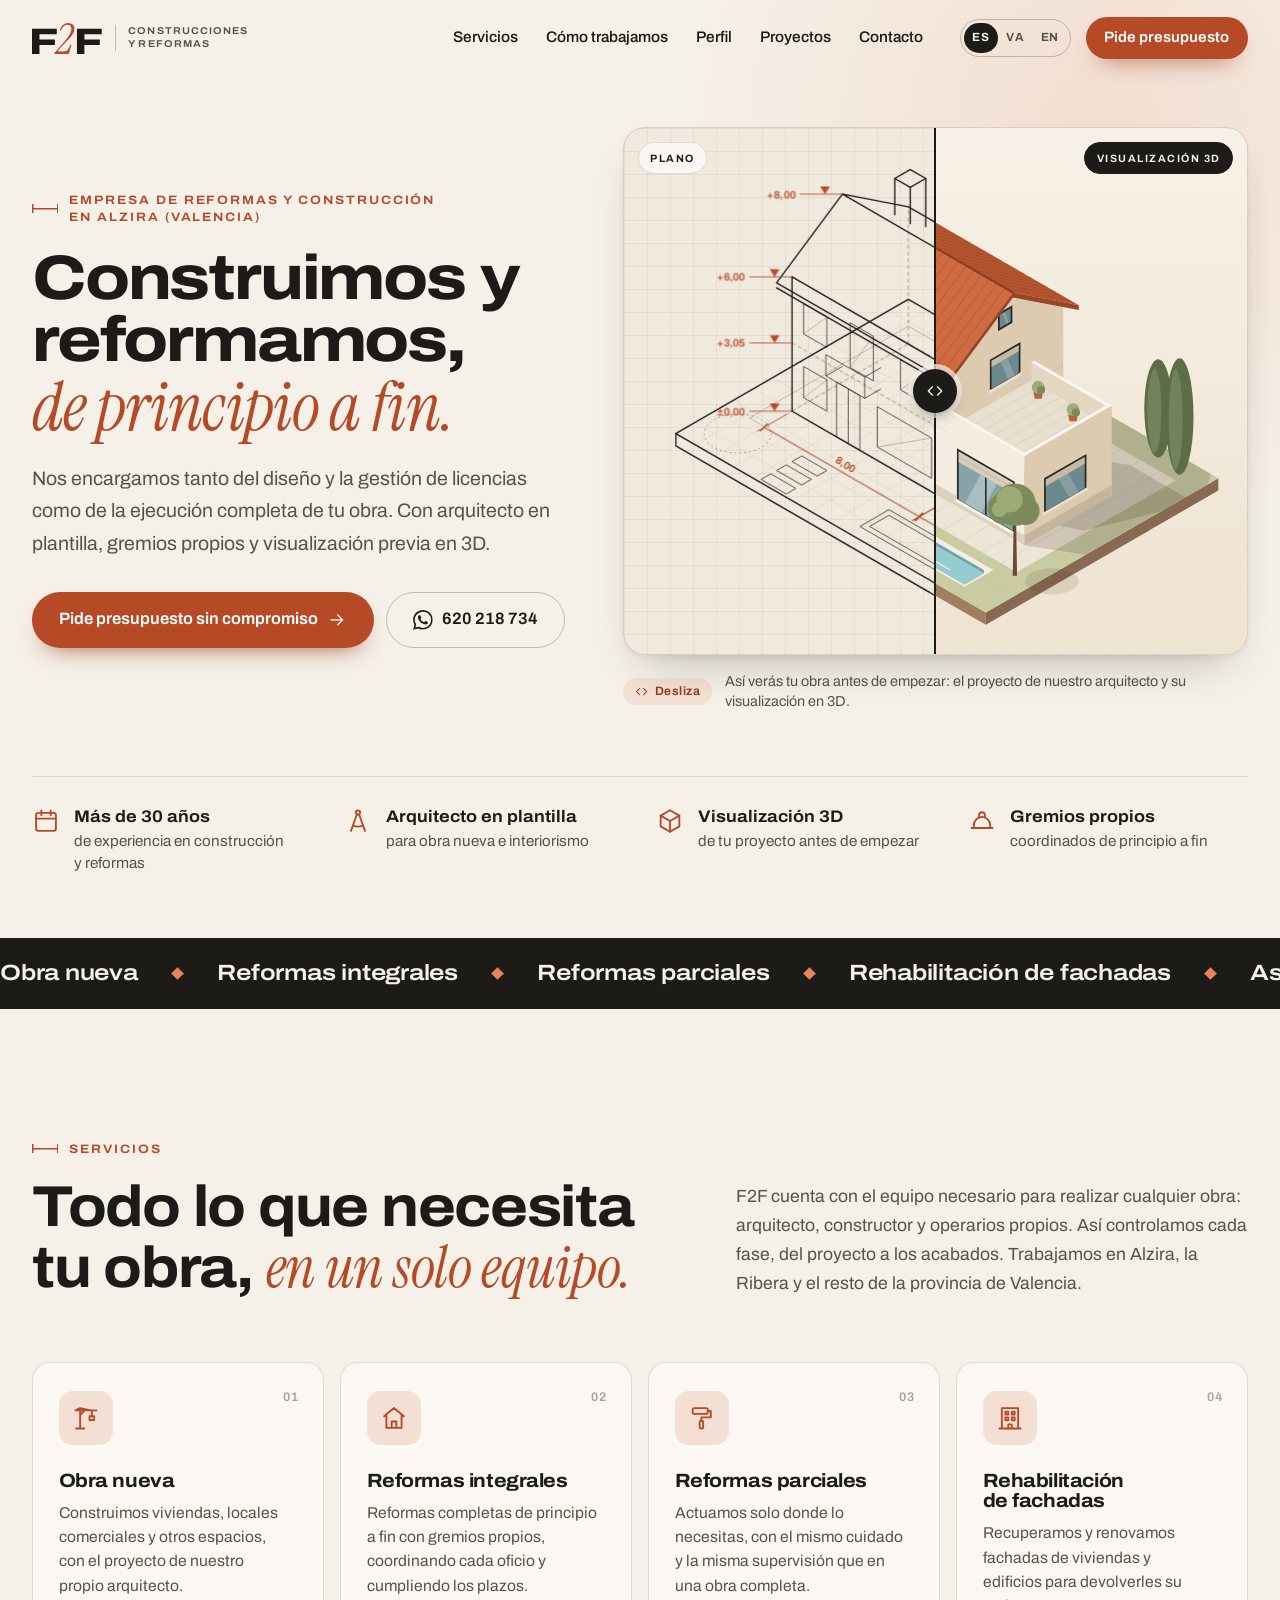
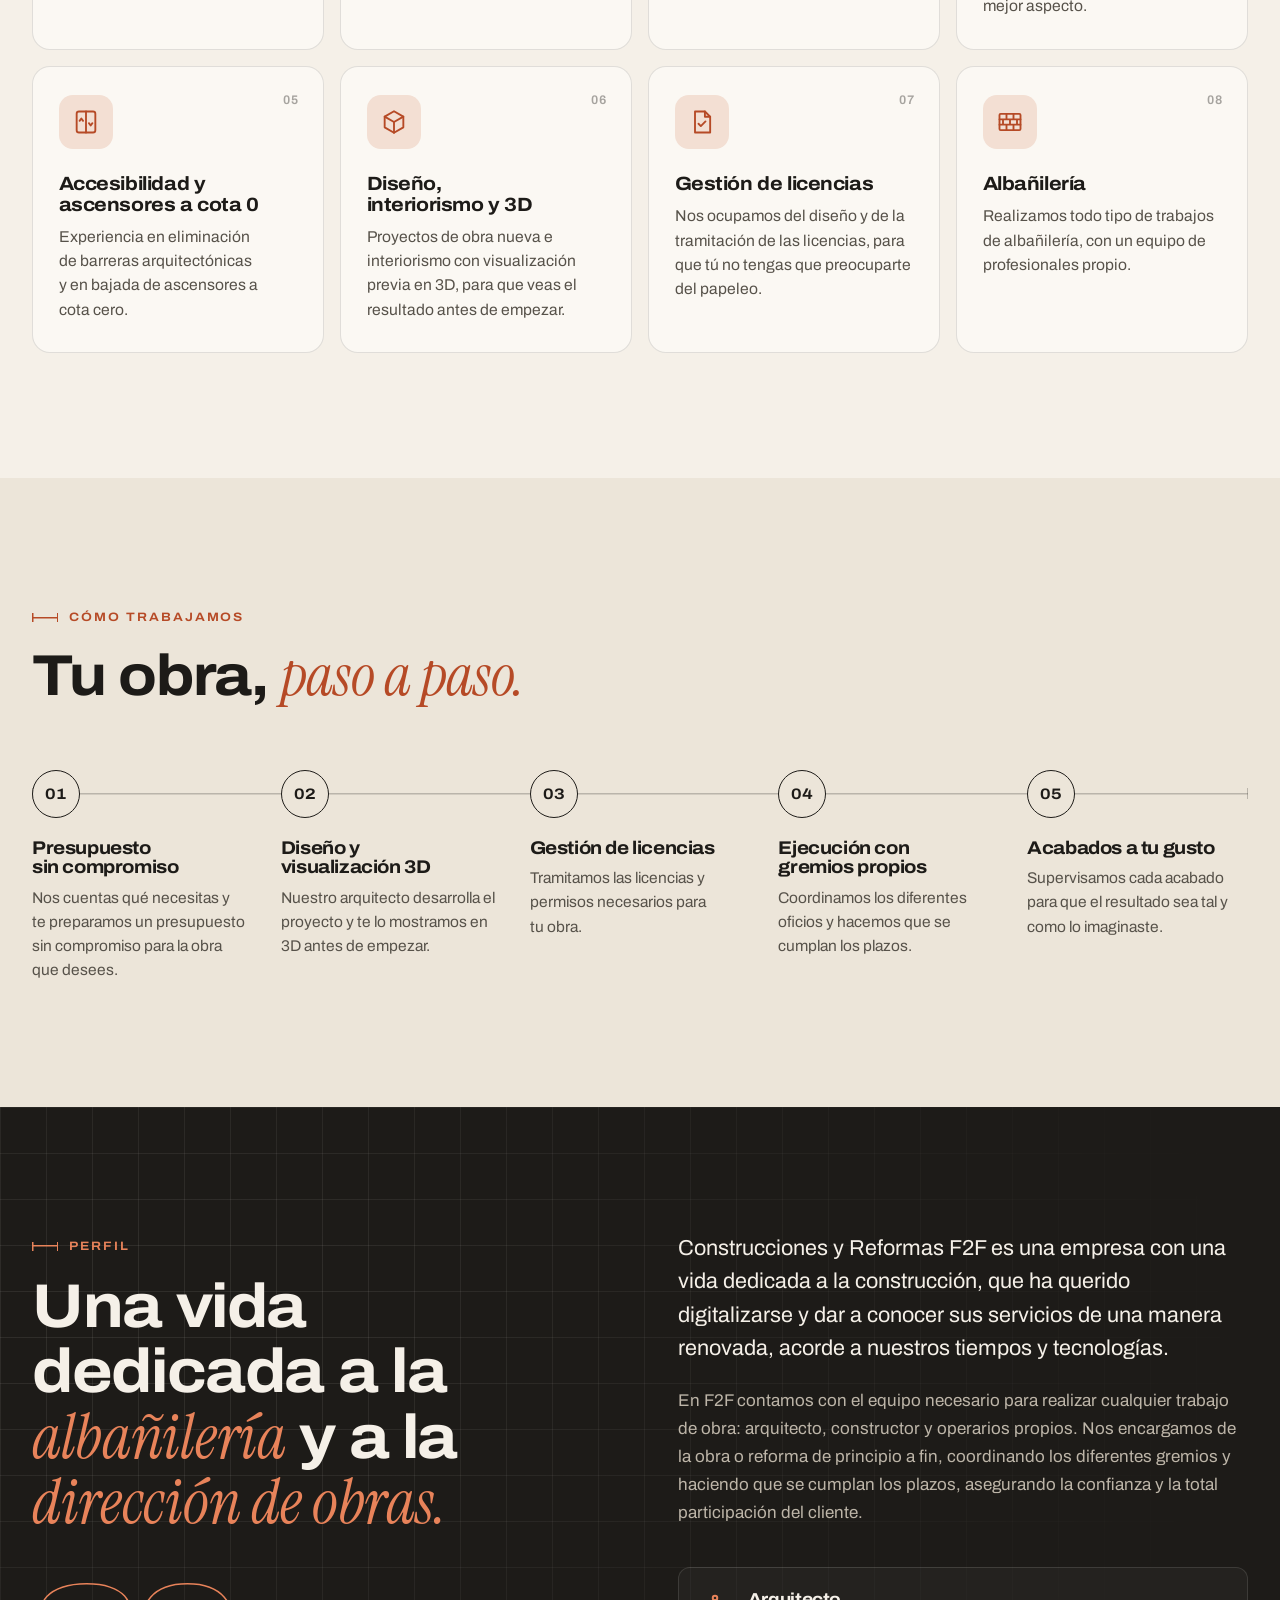
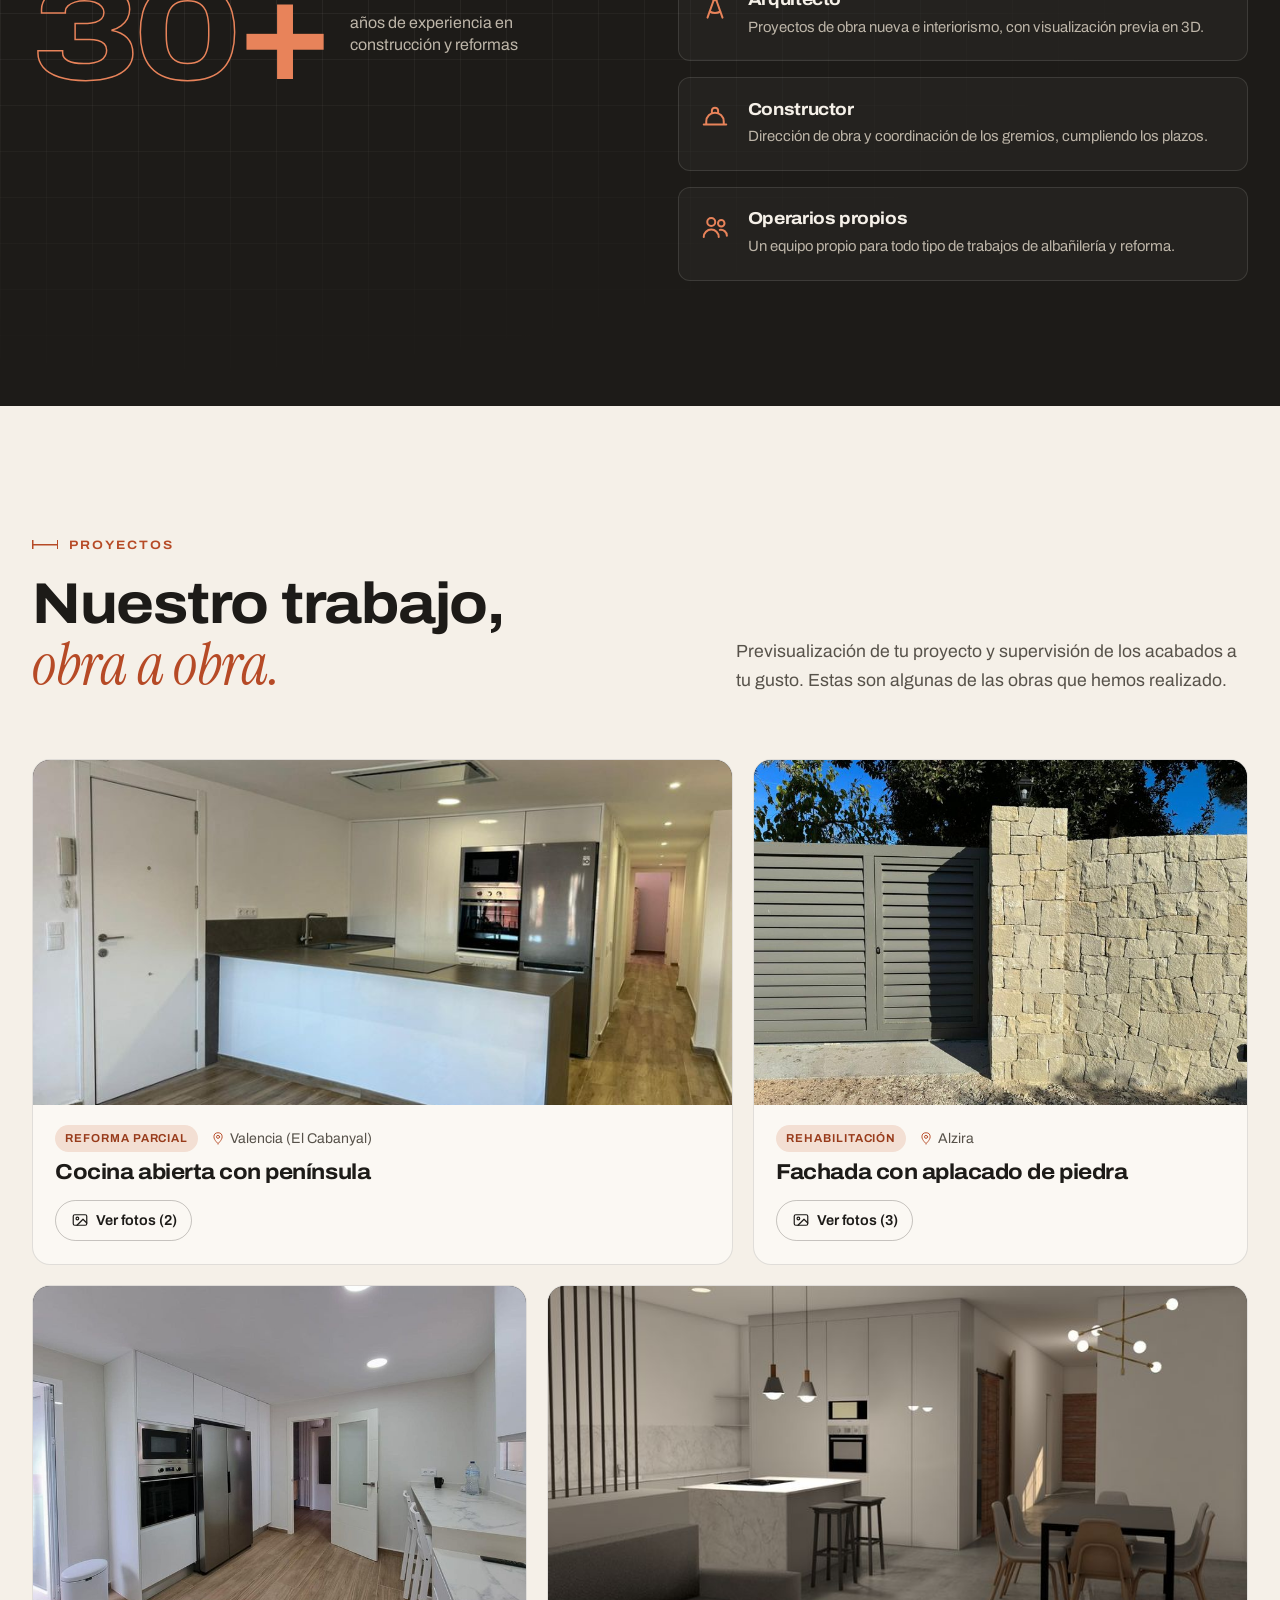
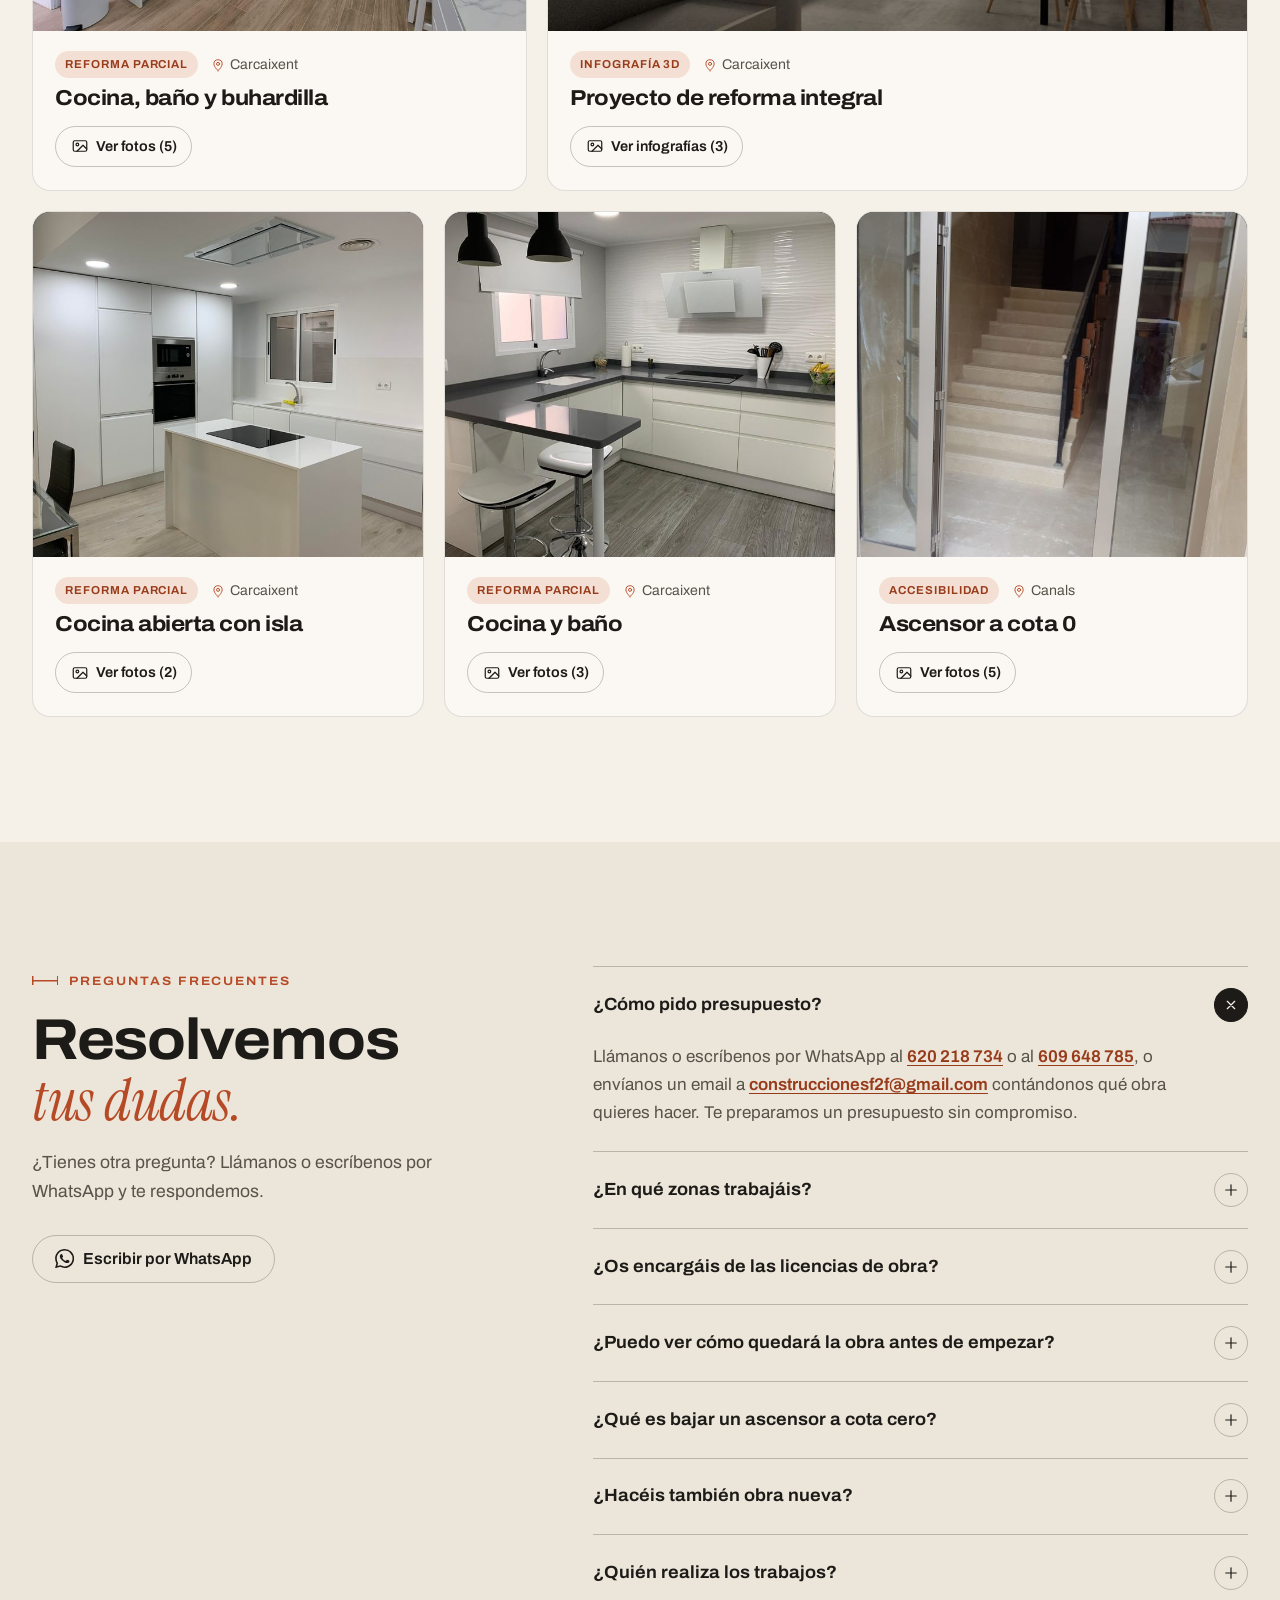
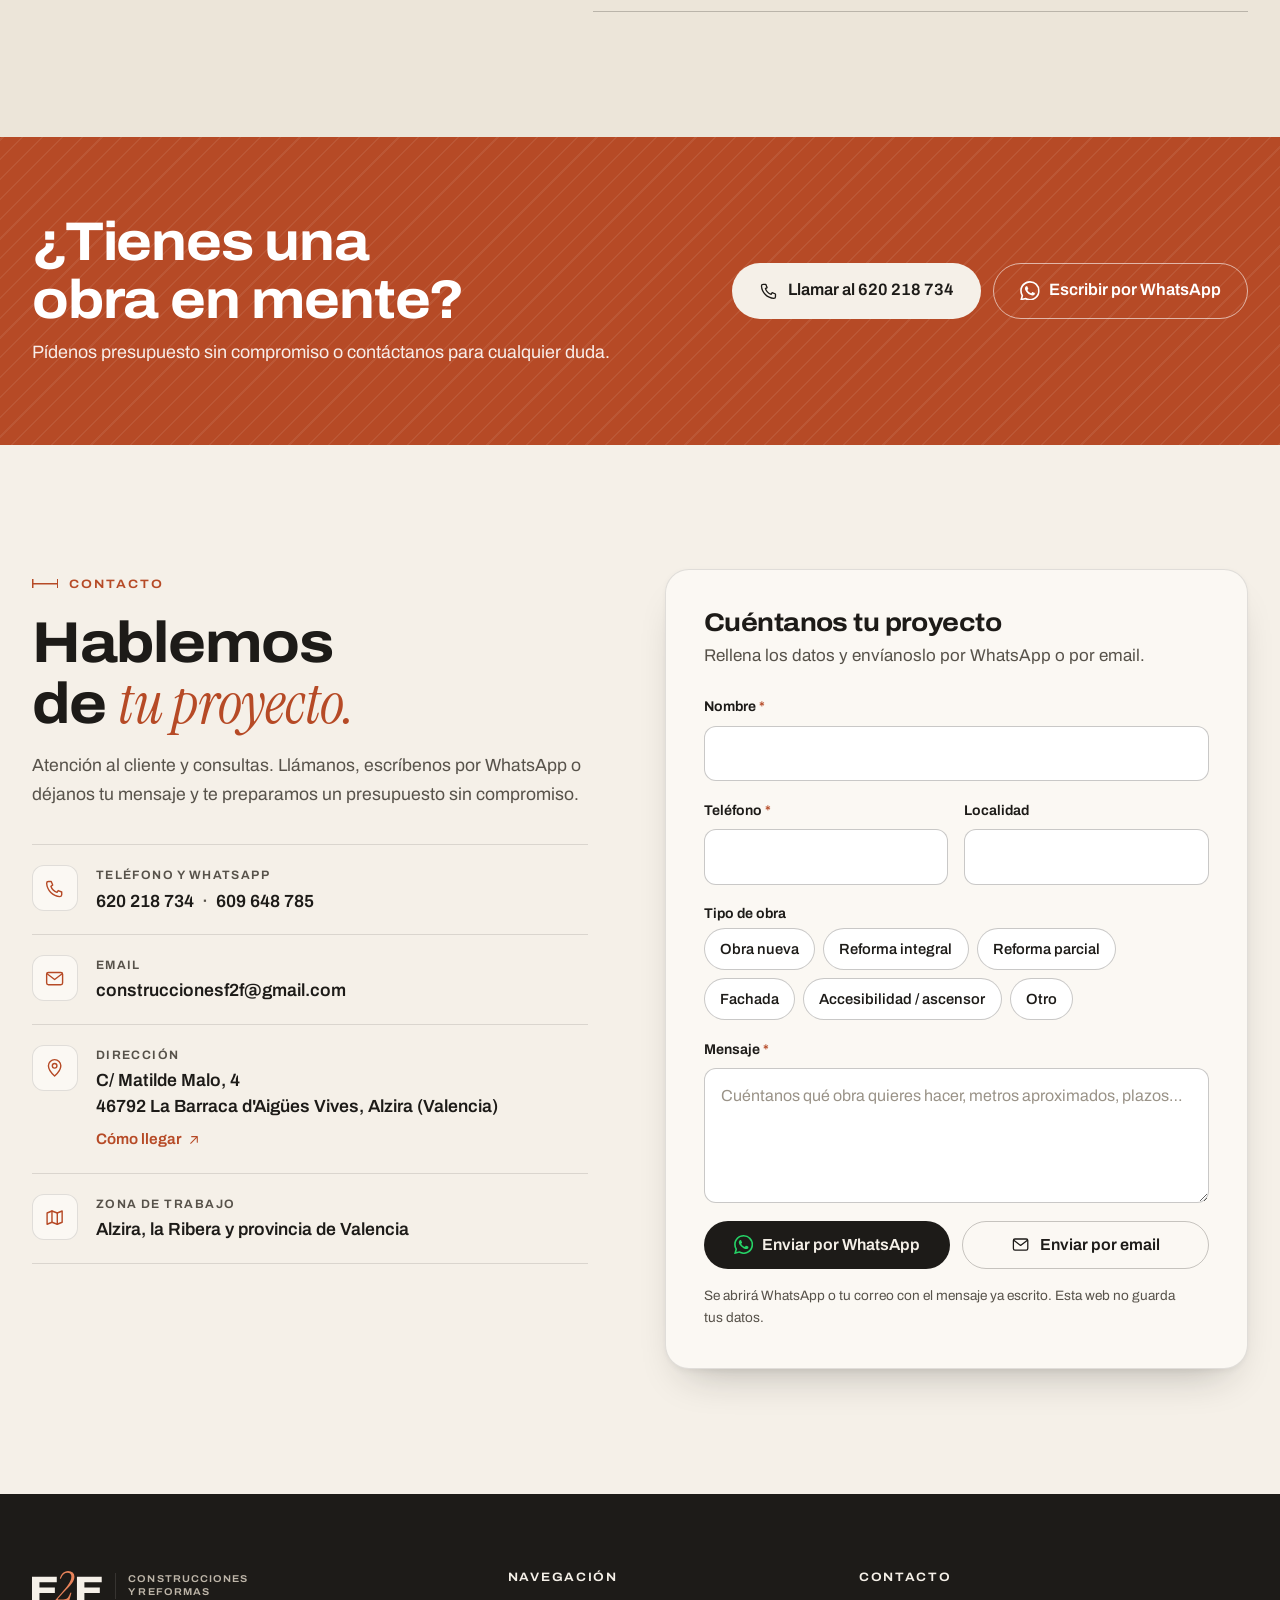
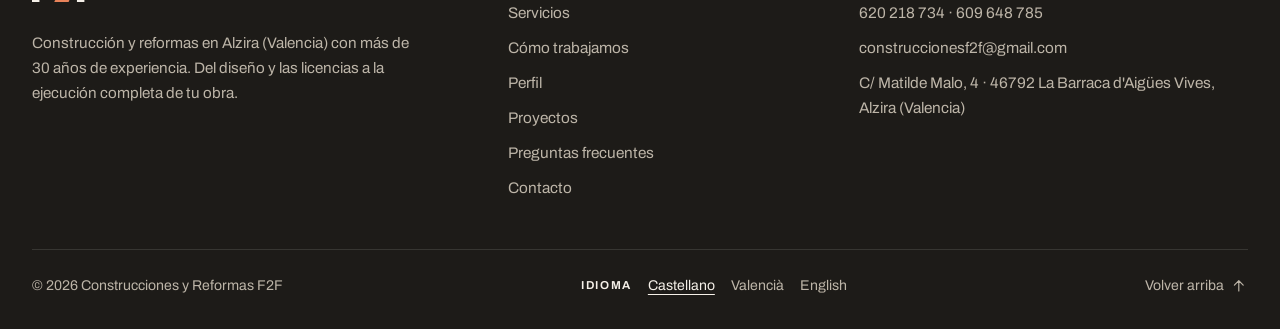
<file: index.html>
<!DOCTYPE html>
<!-- Generado por tools/build.py a partir de src/index.html y src/i18n.toml: no editar a mano. -->
<html lang="es" data-root="">
<head>
  <meta charset="utf-8">
  <meta name="viewport" content="width=device-width, initial-scale=1">
  <title>Empresa de reformas en Alzira (Valencia) | F2F Construcciones</title>
  <meta name="description" content="Reformas integrales y parciales, obra nueva, fachadas y ascensores a cota cero en Alzira y la Ribera. Más de 30 años de experiencia. Presupuesto sin compromiso.">
  <meta name="robots" content="index, follow, max-image-preview:large, max-snippet:-1, max-video-preview:-1">
  <link rel="canonical" href="https://www.f2fconstruccionesyreformas.com/">
  <link rel="alternate" hreflang="es" href="https://www.f2fconstruccionesyreformas.com/">
  <link rel="alternate" hreflang="ca" href="https://www.f2fconstruccionesyreformas.com/va/">
  <link rel="alternate" hreflang="en" href="https://www.f2fconstruccionesyreformas.com/en/">
  <link rel="alternate" hreflang="x-default" href="https://www.f2fconstruccionesyreformas.com/">
  <meta name="theme-color" content="#f5f0e8">
  <meta name="geo.region" content="ES-V">
  <meta name="geo.placename" content="Alzira">

  <meta property="og:type" content="website">
  <meta property="og:locale" content="es_ES">
  <meta property="og:locale:alternate" content="ca_ES">
  <meta property="og:locale:alternate" content="en_GB">
  <meta property="og:site_name" content="Construcciones y Reformas F2F">
  <meta property="og:title" content="Construcciones y Reformas F2F · Alzira (Valencia)">
  <meta property="og:description" content="Obra nueva y reformas de principio a fin, con arquitecto propio y visualización previa en 3D. Más de 30 años de experiencia. Presupuesto sin compromiso.">
  <meta property="og:url" content="https://www.f2fconstruccionesyreformas.com/">
  <meta property="og:image" content="https://www.f2fconstruccionesyreformas.com/assets/img/og-image.jpg">
  <meta property="og:image:type" content="image/jpeg">
  <meta property="og:image:width" content="1200">
  <meta property="og:image:height" content="630">
  <meta property="og:image:alt" content="F2F Construcciones y Reformas: construimos y reformamos, de principio a fin. Alzira (Valencia).">
  <meta name="twitter:card" content="summary_large_image">

  <link rel="icon" href="favicon.ico" sizes="32x32">
  <link rel="icon" href="favicon.svg" type="image/svg+xml">
  <link rel="apple-touch-icon" href="assets/img/apple-touch-icon.png">
  <link rel="manifest" href="manifest.webmanifest">
  <link rel="preload" href="assets/fonts/archivo-var.woff2" as="font" type="font/woff2" crossorigin>
  <link rel="preload" href="assets/fonts/instrument-serif-italic.woff2" as="font" type="font/woff2" crossorigin>
  <link rel="stylesheet" href="assets/css/styles.css?v=974ce9cad8">
  <script>document.documentElement.classList.add('js')</script>
  <script src="assets/js/main.js?v=2aeefb6ede" defer></script>
  <script type="application/json" id="i18n">{"menu_open": "Abrir menú", "menu_close": "Cerrar menú", "compare_value": "{p} % plano, {q} % visualización 3D", "form_error": "Por favor, indica tu nombre, tu teléfono y el mensaje.", "form_ok_whatsapp": "Se ha abierto WhatsApp con tu mensaje: solo tienes que pulsar «Enviar». Si no se abre, llámanos al 620 218 734.", "form_ok_email": "Se ha abierto tu correo con el mensaje ya escrito. Si no se abre, escríbenos a {email}.", "msg_hello": "Hola, soy {name}.", "msg_type": "Tipo de obra: {value}", "msg_town": "Localidad: {value}", "msg_phone": "Teléfono: {value}", "mail_subject": "Solicitud de presupuesto", "gallery_label": "Galería de fotos", "gallery_prev": "Foto anterior", "gallery_next": "Foto siguiente", "gallery_close": "Cerrar galería", "photo_alt": "{label} (foto {n} de {total})", "render_alt": "{label} (infografía 3D {n} de {total})", "view_photos": "Ver fotos ({total})", "view_renders": "Ver infografías ({total})", "in_place": "{title} en {place}"}</script>

  <!-- Datos estructurados (schema.org): empresa, servicios, web, página y preguntas frecuentes -->
  <script type="application/ld+json">
  {
    "@context": "https://schema.org",
    "@graph": [
      {
        "@type": "GeneralContractor",
        "@id": "https://www.f2fconstruccionesyreformas.com/#empresa",
        "name": "Construcciones y Reformas F2F",
        "alternateName": ["F2F Construcciones y Reformas", "construccionesf2f"],
        "description": "Empresa de construcción y reformas en Alzira (Valencia) con más de 30 años de experiencia: obra nueva, reformas integrales y parciales, rehabilitación de fachadas y ascensores a cota cero, con arquitecto propio y visualización previa en 3D.",
        "slogan": "Construimos y reformamos, de principio a fin.",
        "url": "https://www.f2fconstruccionesyreformas.com/",
        "logo": { "@type": "ImageObject", "url": "https://www.f2fconstruccionesyreformas.com/assets/img/icon-512.png", "width": 512, "height": 512 },
        "image": ["https://www.f2fconstruccionesyreformas.com/assets/img/og-image.jpg", "https://www.f2fconstruccionesyreformas.com/assets/img/proyectos/cocina-cabanyal-valencia-1.jpg", "https://www.f2fconstruccionesyreformas.com/assets/img/proyectos/fachada-alzira-1.jpg", "https://www.f2fconstruccionesyreformas.com/assets/img/proyectos/cocina-bano-buhardilla-carcaixent-1.jpg", "https://www.f2fconstruccionesyreformas.com/assets/img/proyectos/cocina-isla-carcaixent-1.jpg", "https://www.f2fconstruccionesyreformas.com/assets/img/proyectos/cocina-bano-carcaixent-1.jpg", "https://www.f2fconstruccionesyreformas.com/assets/img/proyectos/ascensor-canals-1.jpg"],
        "email": "construccionesf2f@gmail.com",
        "telephone": "+34 620 218 734",
        "contactPoint": [
          { "@type": "ContactPoint", "telephone": "+34 620 218 734", "contactType": "customer service", "availableLanguage": ["es", "ca"] },
          { "@type": "ContactPoint", "telephone": "+34 609 648 785", "contactType": "customer service", "availableLanguage": ["es", "ca"] }
        ],
        "address": {
          "@type": "PostalAddress",
          "streetAddress": "C/ Matilde Malo, 4",
          "postalCode": "46792",
          "addressLocality": "La Barraca d'Aigües Vives, Alzira",
          "addressRegion": "Valencia",
          "addressCountry": "ES"
        },
        "hasMap": "https://www.google.com/maps/search/?api=1&query=C%2F%20Matilde%20Malo%204%2C%2046792%20La%20Barraca%20d%27Aig%C3%BCes%20Vives%2C%20Alzira%2C%20Valencia",
        "areaServed": [
          { "@type": "City", "name": "Alzira" },
          { "@type": "City", "name": "Carcaixent" },
          { "@type": "City", "name": "Canals" },
          { "@type": "City", "name": "Valencia" },
          { "@type": "AdministrativeArea", "name": "Ribera Alta" },
          { "@type": "AdministrativeArea", "name": "Provincia de Valencia" }
        ],
        "knowsAbout": ["Obra nueva", "Reformas integrales", "Reformas parciales", "Rehabilitación de fachadas", "Ascensores a cota cero", "Barreras arquitectónicas", "Interiorismo", "Gestión de licencias", "Albañilería"],
        "sameAs": ["https://www.paginasamarillas.es/f/la-barraca-d-aigues-vives/construcciones-y-reformas-f2f_220996193_000000001.html"],
        "hasOfferCatalog": {
          "@type": "OfferCatalog",
          "name": "Servicios",
          "itemListElement": [
            { "@type": "Offer", "itemOffered": { "@type": "Service", "name": "Obra nueva", "description": "Construimos viviendas, locales comerciales y otros espacios, con el proyecto de nuestro propio arquitecto.", "provider": { "@id": "https://www.f2fconstruccionesyreformas.com/#empresa" } } },
            { "@type": "Offer", "itemOffered": { "@type": "Service", "name": "Reformas integrales", "description": "Reformas completas de principio a fin con gremios propios, coordinando cada oficio y cumpliendo los plazos.", "provider": { "@id": "https://www.f2fconstruccionesyreformas.com/#empresa" } } },
            { "@type": "Offer", "itemOffered": { "@type": "Service", "name": "Reformas parciales", "description": "Actuamos solo donde lo necesitas, con el mismo cuidado y la misma supervisión que en una obra completa.", "provider": { "@id": "https://www.f2fconstruccionesyreformas.com/#empresa" } } },
            { "@type": "Offer", "itemOffered": { "@type": "Service", "name": "Rehabilitación de fachadas", "description": "Recuperamos y renovamos fachadas de viviendas y edificios para devolverles su mejor aspecto.", "provider": { "@id": "https://www.f2fconstruccionesyreformas.com/#empresa" } } },
            { "@type": "Offer", "itemOffered": { "@type": "Service", "name": "Accesibilidad y ascensores a cota 0", "description": "Experiencia en eliminación de barreras arquitectónicas y en bajada de ascensores a cota cero.", "provider": { "@id": "https://www.f2fconstruccionesyreformas.com/#empresa" } } },
            { "@type": "Offer", "itemOffered": { "@type": "Service", "name": "Diseño, interiorismo y 3D", "description": "Proyectos de obra nueva e interiorismo con visualización previa en 3D, para que veas el resultado antes de empezar.", "provider": { "@id": "https://www.f2fconstruccionesyreformas.com/#empresa" } } },
            { "@type": "Offer", "itemOffered": { "@type": "Service", "name": "Gestión de licencias", "description": "Nos ocupamos del diseño y de la tramitación de las licencias, para que tú no tengas que preocuparte del papeleo.", "provider": { "@id": "https://www.f2fconstruccionesyreformas.com/#empresa" } } },
            { "@type": "Offer", "itemOffered": { "@type": "Service", "name": "Albañilería", "description": "Realizamos todo tipo de trabajos de albañilería, con un equipo de profesionales propio.", "provider": { "@id": "https://www.f2fconstruccionesyreformas.com/#empresa" } } }
          ]
        }
      },
      {
        "@type": "WebSite",
        "@id": "https://www.f2fconstruccionesyreformas.com/#web",
        "url": "https://www.f2fconstruccionesyreformas.com/",
        "name": "Construcciones y Reformas F2F",
        "inLanguage": ["es", "ca-valencia", "en"],
        "publisher": { "@id": "https://www.f2fconstruccionesyreformas.com/#empresa" }
      },
      {
        "@type": "WebPage",
        "@id": "https://www.f2fconstruccionesyreformas.com/#webpage",
        "url": "https://www.f2fconstruccionesyreformas.com/",
        "name": "Empresa de reformas en Alzira (Valencia) | F2F Construcciones",
        "description": "Reformas integrales y parciales, obra nueva, fachadas y ascensores a cota cero en Alzira y la Ribera. Más de 30 años de experiencia. Presupuesto sin compromiso.",
        "inLanguage": "es",
        "isPartOf": { "@id": "https://www.f2fconstruccionesyreformas.com/#web" },
        "about": { "@id": "https://www.f2fconstruccionesyreformas.com/#empresa" },
        "primaryImageOfPage": { "@type": "ImageObject", "url": "https://www.f2fconstruccionesyreformas.com/assets/img/og-image.jpg" }
      },
      {
        "@type": "FAQPage",
        "@id": "https://www.f2fconstruccionesyreformas.com/#preguntas",
        "inLanguage": "es",
        "isPartOf": { "@id": "https://www.f2fconstruccionesyreformas.com/#webpage" },
        "mainEntity": [
          { "@type": "Question", "name": "¿Cómo pido presupuesto?", "acceptedAnswer": { "@type": "Answer", "text": "Llámanos o escríbenos por WhatsApp al 620 218 734 o al 609 648 785, o envíanos un email a construccionesf2f@gmail.com contándonos qué obra quieres hacer. Te preparamos un presupuesto sin compromiso." } },
          { "@type": "Question", "name": "¿En qué zonas trabajáis?", "acceptedAnswer": { "@type": "Answer", "text": "Estamos en La Barraca d'Aigües Vives (Alzira) y trabajamos en Alzira, la Ribera y el resto de la provincia de Valencia. Hemos realizado obras en Alzira, Carcaixent, Canals y en Valencia ciudad (El Cabanyal)." } },
          { "@type": "Question", "name": "¿Os encargáis de las licencias de obra?", "acceptedAnswer": { "@type": "Answer", "text": "Sí. Nos encargamos tanto del diseño y la gestión de licencias como de la ejecución completa de la obra, para que no tengas que preocuparte del papeleo." } },
          { "@type": "Question", "name": "¿Puedo ver cómo quedará la obra antes de empezar?", "acceptedAnswer": { "@type": "Answer", "text": "Sí. Nuestro arquitecto desarrolla el proyecto y te lo mostramos con una visualización previa en 3D. Después supervisamos los acabados para que queden a tu gusto." } },
          { "@type": "Question", "name": "¿Qué es bajar un ascensor a cota cero?", "acceptedAnswer": { "@type": "Answer", "text": "Es adaptar el ascensor de un edificio para que llegue hasta el nivel de la calle (cota 0), de modo que ya no haya que subir escalones para llegar a él. Es una de las obras más habituales para eliminar barreras arquitectónicas en comunidades de vecinos, y en F2F tenemos experiencia en este tipo de trabajos." } },
          { "@type": "Question", "name": "¿Hacéis también obra nueva?", "acceptedAnswer": { "@type": "Answer", "text": "Sí. Además de reformas integrales y parciales, construimos viviendas, locales comerciales y otros espacios, con el proyecto de nuestro propio arquitecto." } },
          { "@type": "Question", "name": "¿Quién realiza los trabajos?", "acceptedAnswer": { "@type": "Answer", "text": "Nuestro propio equipo: arquitecto, constructor y operarios propios. Coordinamos todos los gremios de la obra de principio a fin y hacemos que se cumplan los plazos." } }
        ]
      }
    ]
  }
  </script>
</head>
<body>
  <!-- Iconos y patrones compartidos -->
  <svg class="sprite" aria-hidden="true" focusable="false" xmlns="http://www.w3.org/2000/svg">
    <defs>
      <pattern id="hatch" width="8" height="8" patternUnits="userSpaceOnUse" patternTransform="rotate(45)">
        <line x1="0" y1="0" x2="0" y2="8" stroke="#e8835a" stroke-width="1.5" stroke-opacity=".55"/>
      </pattern>
      <pattern id="hatch-soft" width="8" height="8" patternUnits="userSpaceOnUse" patternTransform="rotate(45)">
        <line x1="0" y1="0" x2="0" y2="8" stroke="#f5f0e8" stroke-width="1" stroke-opacity=".16"/>
      </pattern>
    </defs>
    <symbol id="i-phone" viewBox="0 0 24 24"><path d="M5 4h3.2l1.6 4-2 1.3a11 11 0 0 0 6.9 6.9l1.3-2 4 1.6V19a2 2 0 0 1-2 2A16 16 0 0 1 3 6a2 2 0 0 1 2-2z"/></symbol>
    <symbol id="i-mail" viewBox="0 0 24 24"><rect x="3" y="5" width="18" height="14" rx="2"/><path d="M3.5 6.5 12 13l8.5-6.5"/></symbol>
    <symbol id="i-pin" viewBox="0 0 24 24"><path d="M12 21.5s-7-6-7-11.5a7 7 0 0 1 14 0c0 5.5-7 11.5-7 11.5z"/><circle cx="12" cy="10" r="2.6"/></symbol>
    <symbol id="i-map" viewBox="0 0 24 24"><path d="M9 4.5 3.5 6.8v12.7L9 17.2l6 2.3 5.5-2.3V4.5L15 6.8z"/><path d="M9 4.5v12.7M15 6.8v12.7"/></symbol>
    <symbol id="i-whatsapp" viewBox="0 0 24 24"><path fill="currentColor" stroke="none" d="M17.472 14.382c-.297-.149-1.758-.867-2.03-.967-.273-.099-.471-.148-.67.15-.197.297-.767.966-.94 1.164-.173.199-.347.223-.644.075-.297-.15-1.255-.463-2.39-1.475-.883-.788-1.48-1.761-1.653-2.059-.173-.297-.018-.458.13-.606.134-.133.298-.347.446-.52.149-.174.198-.298.298-.497.099-.198.05-.371-.025-.52-.075-.149-.669-1.612-.916-2.207-.242-.579-.487-.5-.669-.51-.173-.008-.371-.01-.57-.01-.198 0-.52.074-.792.372-.272.297-1.04 1.016-1.04 2.479 0 1.462 1.065 2.875 1.213 3.074.149.198 2.096 3.2 5.077 4.487.709.306 1.262.489 1.694.625.712.227 1.36.195 1.871.118.571-.085 1.758-.719 2.006-1.413.248-.694.248-1.289.173-1.413-.074-.124-.272-.198-.57-.347m-5.421 7.403h-.004a9.87 9.87 0 0 1-5.031-1.378l-.361-.214-3.741.982.998-3.648-.235-.374a9.86 9.86 0 0 1-1.51-5.26c.001-5.45 4.436-9.884 9.888-9.884 2.64 0 5.122 1.03 6.988 2.898a9.825 9.825 0 0 1 2.893 6.994c-.003 5.45-4.437 9.884-9.885 9.884m8.413-18.297A11.815 11.815 0 0 0 12.05 0C5.495 0 .16 5.335.157 11.892c0 2.096.547 4.142 1.588 5.945L.057 24l6.305-1.654a11.882 11.882 0 0 0 5.683 1.448h.005c6.554 0 11.89-5.335 11.893-11.893a11.821 11.821 0 0 0-3.48-8.413z"/></symbol>
    <symbol id="i-arrow" viewBox="0 0 24 24"><path d="M5 12h14M13 6l6 6-6 6"/></symbol>
    <symbol id="i-arrow-ne" viewBox="0 0 24 24"><path d="M7 17 17 7M8.5 7H17v8.5"/></symbol>
    <symbol id="i-arrow-up" viewBox="0 0 24 24"><path d="M12 19V5M6 11l6-6 6 6"/></symbol>
    <symbol id="i-close" viewBox="0 0 24 24"><path d="M6 6l12 12M18 6 6 18"/></symbol>
    <symbol id="i-chev-left" viewBox="0 0 24 24"><path d="M15 5l-7 7 7 7"/></symbol>
    <symbol id="i-chev-right" viewBox="0 0 24 24"><path d="M9 5l7 7-7 7"/></symbol>
    <symbol id="i-drag" viewBox="0 0 24 24"><path d="M9 7l-5 5 5 5M15 7l5 5-5 5"/></symbol>
    <symbol id="i-photo" viewBox="0 0 24 24"><rect x="3" y="5" width="18" height="14" rx="2"/><circle cx="8.5" cy="10" r="1.8"/><path d="m21 16-5-5-8 8"/></symbol>
    <symbol id="i-plus" viewBox="0 0 24 24"><path d="M12 5v14M5 12h14"/></symbol>
    <symbol id="i-check" viewBox="0 0 24 24"><path d="M5 12.5 9.5 17 19 7"/></symbol>
    <symbol id="i-calendar" viewBox="0 0 24 24"><rect x="3.5" y="5" width="17" height="15.5" rx="2"/><path d="M3.5 10h17M8 3v4M16 3v4"/></symbol>
    <symbol id="i-compass" viewBox="0 0 24 24"><circle cx="12" cy="4.8" r="1.8"/><path d="M11 6.4 6 20.5M13 6.4l5 14.1M7.6 15.6c2.9 1.6 5.9 1.6 8.8 0"/></symbol>
    <symbol id="i-cube" viewBox="0 0 24 24"><path d="M12 2.8l8 4.6v9.2l-8 4.6-8-4.6V7.4z"/><path d="M4 7.4l8 4.6 8-4.6M12 12v9.2"/></symbol>
    <symbol id="i-helmet" viewBox="0 0 24 24"><path d="M3 18h18M5 18v-2.5a7 7 0 0 1 14 0V18M9.5 9.2V7a2.5 2.5 0 0 1 5 0v2.2"/></symbol>
    <symbol id="i-users" viewBox="0 0 24 24"><circle cx="9" cy="8" r="3.2"/><path d="M3 20a6 6 0 0 1 12 0"/><circle cx="17" cy="9" r="2.6"/><path d="M15.8 14.3A4.8 4.8 0 0 1 21.5 19"/></symbol>
    <symbol id="i-crane" viewBox="0 0 24 24"><path d="M7 21V3.5M3.5 21h7M3 5.5h18M7 3.5 3 5.5M7 3.5l9 2M7 9.5l3.8-4M17 5.5v5"/><rect x="15" y="10.5" width="4" height="3.2"/></symbol>
    <symbol id="i-home" viewBox="0 0 24 24"><path d="M3.5 10.5 12 3.5l8.5 7M5.5 9v11.5h13V9M10 20.5V15h4v5.5"/></symbol>
    <symbol id="i-roller" viewBox="0 0 24 24"><rect x="4" y="3.5" width="13" height="5" rx="1.5"/><path d="M17 6h2.5v5.5h-8v3"/><rect x="10" y="14.5" width="3" height="6.5" rx="1"/></symbol>
    <symbol id="i-facade" viewBox="0 0 24 24"><path d="M5 21V3.5h14V21M3 21h18"/><path d="M8 6.5h2.5V9H8zM13.5 6.5H16V9h-2.5zM8 11.5h2.5V14H8zM13.5 11.5H16V14h-2.5zM10.5 21v-3.5h3V21"/></symbol>
    <symbol id="i-elevator" viewBox="0 0 24 24"><rect x="4" y="3" width="16" height="18" rx="2"/><path d="M12 3v18M6.5 11 8 9l1.5 2M14.5 13l1.5 2 1.5-2"/></symbol>
    <symbol id="i-doc" viewBox="0 0 24 24"><path d="M6 3h8.5L19 7.5V21H6z"/><path d="M14.5 3v4.5H19M9 13.5l2 2 4-4"/></symbol>
    <symbol id="i-bricks" viewBox="0 0 24 24"><rect x="3" y="5" width="18" height="14" rx="1"/><path d="M3 9.7h18M3 14.3h18M9 5v4.7M15 5v4.7M6 9.7v4.6M12 9.7v4.6M18 9.7v4.6M9 14.3V19M15 14.3V19"/></symbol>
  </svg>

  <a class="skip-link" href="#main">Saltar al contenido</a>

  <header class="site-header" data-header>
    <div class="container header__inner">
      <a class="brand" href="#inicio" aria-label="F2F Construcciones y Reformas, ir al inicio">
        <svg class="brand__logo" viewBox="0 -123.08 276.84 123.08" aria-hidden="true" focusable="false"><path class="brand__f" d="M12.28 0V-99.93H110.66V-78H41.88V-57.82H103.05V-35.89H41.88V0Z" transform="translate(-12.28 0)"/><path class="brand__two" d="M-3.2 0Q-6.07 0 -6.07 -1.69Q-6.07 -3.37 -3.37 -6.24L24.28 -37.94Q29.67 -44.17 36.17 -51.68Q42.66 -59.18 48.47 -67.53Q54.29 -75.87 58.08 -84.39Q61.88 -92.9 61.88 -101.16Q61.88 -108.41 57.92 -112.46Q53.95 -116.51 46.2 -116.51Q38.95 -116.51 32.12 -111.53Q25.29 -106.56 20.91 -94.59Q20.06 -92.23 18.21 -92.23Q17.03 -92.23 16.52 -93.24Q16.02 -94.25 16.52 -95.77Q20.06 -105.88 25.29 -111.87Q30.52 -117.85 36.59 -120.47Q42.66 -123.08 48.73 -123.08Q60.36 -123.08 67.19 -116.84Q74.02 -110.6 74.02 -100.15Q74.02 -91.22 69.3 -82.62Q64.58 -74.02 57.24 -65.76Q49.91 -57.49 41.98 -49.74Q34.06 -41.98 27.82 -34.9L9.27 -13.99Q7.92 -12.48 8.35 -11.3Q8.77 -10.12 10.96 -10.12H29.84Q36.42 -10.12 40.55 -11.63Q44.68 -13.15 47.8 -16.94Q50.92 -20.74 54.12 -27.99L57.49 -35.58Q58.34 -37.43 60.02 -37.43Q62.55 -37.43 61.71 -34.4L52.6 -3.2Q52.1 -1.35 50.75 -0.67Q49.4 0 47.55 0Z" transform="translate(94.45 0)"/><path class="brand__f" d="M12.28 0V-99.93H110.66V-78H41.88V-57.82H103.05V-35.89H41.88V0Z" transform="translate(166.18 0)"/></svg>
        <span class="brand__tag">Construcciones<br>y Reformas</span>
      </a>

      <nav class="nav" id="menu" aria-label="Principal">
        <ul class="nav__list">
          <li><a href="#servicios">Servicios</a></li>
          <li><a href="#metodo">Cómo trabajamos</a></li>
          <li><a href="#perfil">Perfil</a></li>
          <li><a href="#proyectos">Proyectos</a></li>
          <li><a href="#contacto">Contacto</a></li>
        </ul>
        <div class="nav__mobile-extra">
          <a class="btn btn--primary btn--block" href="#contacto">Pide presupuesto sin compromiso</a>
          <p class="nav__phones">
            <a href="tel:+34620218734"><svg class="icon" aria-hidden="true"><use href="#i-phone"/></svg>620&nbsp;218&nbsp;734</a>
            <a href="tel:+34609648785"><svg class="icon" aria-hidden="true"><use href="#i-phone"/></svg>609&nbsp;648&nbsp;785</a>
          </p>
          <div class="nav__langs">
            <p class="nav__langs-title" id="menu-lang-title">Idioma</p>
            <ul class="lang-pills" aria-labelledby="menu-lang-title">
            <li><a href="./" hreflang="es" lang="es" data-lang-link aria-current="page">Castellano</a></li>
            <li><a href="va/" hreflang="ca" lang="ca-valencia" data-lang-link>Valencià</a></li>
            <li><a href="en/" hreflang="en" lang="en" data-lang-link>English</a></li>
            </ul>
          </div>
        </div>
      </nav>

      <div class="header__actions">
        <a class="header__phone" href="tel:+34620218734">
          <svg class="icon" aria-hidden="true"><use href="#i-phone"/></svg>
          <span>620&nbsp;218&nbsp;734</span>
        </a>
        <nav class="lang-switch" aria-label="Idioma">
          <ul>
            <li><a href="./" hreflang="es" lang="es" data-lang-link aria-current="page">ES<span class="visually-hidden"> · Castellano</span></a></li>
            <li><a href="va/" hreflang="ca" lang="ca-valencia" data-lang-link>VA<span class="visually-hidden"> · Valencià</span></a></li>
            <li><a href="en/" hreflang="en" lang="en" data-lang-link>EN<span class="visually-hidden"> · English</span></a></li>
          </ul>
        </nav>
        <a class="btn btn--primary btn--sm header__cta" href="#contacto">Pide presupuesto</a>
        <button class="nav-toggle" type="button" aria-controls="menu" aria-expanded="false" data-nav-toggle>
          <span class="nav-toggle__bars" aria-hidden="true"><span></span><span></span><span></span></span>
          <span class="visually-hidden">Abrir menú</span>
        </button>
      </div>
    </div>
  </header>

  <main id="main">
    <!-- ============================== INICIO -->
    <section class="hero" id="inicio" aria-labelledby="hero-title">
      <div class="container hero__grid">
        <div class="hero__copy">
          <h1 class="hero__title" id="hero-title" data-reveal>
            <span class="eyebrow hero__kicker">Empresa de reformas y construcción en Alzira&nbsp;(Valencia)</span>
            Construimos y reformamos, <em>de principio a fin.</em>
          </h1>
          <p class="hero__lead" data-reveal>Nos encargamos tanto del diseño y la gestión de licencias como de la ejecución completa de tu obra. Con arquitecto en plantilla, gremios propios y visualización previa en&nbsp;3D.</p>
          <div class="hero__cta" data-reveal>
            <a class="btn btn--primary btn--lg" href="#contacto">
              Pide presupuesto sin compromiso
              <svg class="icon" aria-hidden="true"><use href="#i-arrow"/></svg>
            </a>
            <a class="btn btn--ghost btn--lg" href="https://wa.me/34620218734?text=Hola%2C%20me%20gustar%C3%ADa%20pedir%20presupuesto%20para%20una%20obra." target="_blank" rel="noopener">
              <svg class="icon" aria-hidden="true"><use href="#i-whatsapp"/></svg>
              620&nbsp;218&nbsp;734
            </a>
          </div>
        </div>

        <figure class="hero__art" data-reveal>
          <div class="compare is-drawing" data-compare style="--pos: 50%">
            <div class="compare__layer compare__layer--plan">
              <svg class="compare__svg" viewBox="0 0 640 540" role="img" aria-labelledby="plano-title"><title id="plano-title">Plano isométrico de una vivienda con cotas</title><g class="w-grid"><line x1="292.0" y1="176.0" x2="53.0" y2="314.0"/><line x1="311.9" y1="187.5" x2="72.9" y2="325.5"/><line x1="331.8" y1="199.0" x2="92.8" y2="337.0"/><line x1="351.8" y1="210.5" x2="112.7" y2="348.5"/><line x1="371.7" y1="222.0" x2="132.7" y2="360.0"/><line x1="391.6" y1="233.5" x2="152.6" y2="371.5"/><line x1="411.5" y1="245.0" x2="172.5" y2="383.0"/><line x1="431.4" y1="256.5" x2="192.4" y2="394.5"/><line x1="451.3" y1="268.0" x2="212.3" y2="406.0"/><line x1="471.3" y1="279.5" x2="232.2" y2="417.5"/><line x1="491.2" y1="291.0" x2="252.2" y2="429.0"/><line x1="511.1" y1="302.5" x2="272.1" y2="440.5"/><line x1="531.0" y1="314.0" x2="292.0" y2="452.0"/><line x1="550.9" y1="325.5" x2="311.9" y2="463.5"/><line x1="570.9" y1="337.0" x2="331.8" y2="475.0"/><line x1="590.8" y1="348.5" x2="351.8" y2="486.5"/><line x1="610.7" y1="360.0" x2="371.7" y2="498.0"/><line x1="292.0" y1="176.0" x2="610.7" y2="360.0"/><line x1="272.1" y1="187.5" x2="590.8" y2="371.5"/><line x1="252.2" y1="199.0" x2="570.9" y2="383.0"/><line x1="232.2" y1="210.5" x2="550.9" y2="394.5"/><line x1="212.3" y1="222.0" x2="531.0" y2="406.0"/><line x1="192.4" y1="233.5" x2="511.1" y2="417.5"/><line x1="172.5" y1="245.0" x2="491.2" y2="429.0"/><line x1="152.6" y1="256.5" x2="471.3" y2="440.5"/><line x1="132.7" y1="268.0" x2="451.3" y2="452.0"/><line x1="112.7" y1="279.5" x2="431.4" y2="463.5"/><line x1="92.8" y1="291.0" x2="411.5" y2="475.0"/><line x1="72.9" y1="302.5" x2="391.6" y2="486.5"/><line x1="53.0" y1="314.0" x2="371.7" y2="498.0"/></g>
<g class="w-hidden"><path d="M172.5,291.0 L292.0,222.0 L451.3,314.0"/><path d="M292.0,222.0 L292.0,84.0"/><path d="M172.5,220.9 L331.8,312.9 L451.3,243.9"/><path d="M421.5,331.2 L501.1,377.2"/><path d="M418.5,259.4 L495.2,303.6 L411.5,351.9"/></g>
<g class="w-line"><path pathLength="1" d="M292.0,176.0 L610.7,360.0 L371.7,498.0 L53.0,314.0 Z"/><path pathLength="1" d="M53.0,314.0 L53.0,326.6 L371.7,510.6 L610.7,372.6 L610.7,360.0"/><path pathLength="1" d="M371.7,498.0 L371.7,510.6"/><path pathLength="1" d="M172.5,291.0 L331.8,383.0 L451.3,314.0"/><path pathLength="1" d="M172.5,291.0 L172.5,153.0"/><path pathLength="1" d="M331.8,383.0 L331.8,245.0"/><path pathLength="1" d="M451.3,314.0 L451.3,176.0"/><path pathLength="1" d="M172.5,153.0 L331.8,245.0 L391.6,164.5 L451.3,176.0"/><path pathLength="1" d="M292.0,80.9 L467.3,182.1 L399.6,169.1 L224.3,67.9 L292.0,80.9 Z"/><path pathLength="1" d="M224.3,67.9 L156.6,159.1 L331.8,260.3 L399.6,169.1"/><path pathLength="1" d="M156.6,164.2 L331.8,265.4 L399.6,174.2 L467.3,187.2"/><path pathLength="1" d="M278.1,89.0 L278.1,51.8 L294.0,61.0 L309.9,51.8 L294.0,42.6 L278.1,51.8"/><path pathLength="1" d="M294.0,98.2 L294.0,61.0"/><path pathLength="1" d="M309.9,101.3 L309.9,51.8"/><path pathLength="1" d="M331.8,383.0 L411.5,429.0 L501.1,377.2 L501.1,285.2"/><path pathLength="1" d="M411.5,429.0 L411.5,337.0"/><path pathLength="1" d="M421.5,239.2 L501.1,285.2 L411.5,337.0 L331.8,291.0 Z"/><path pathLength="1" d="M418.5,241.0 L495.2,285.2 L411.5,333.5 L334.8,289.3"/></g>
<g class="w-detail"><path pathLength="1" d="M184.4,277.2 L208.3,291.0 L208.3,258.8 L184.4,245.0 Z"/><path pathLength="1" d="M184.4,277.2 L208.3,258.8" class="w-faint"/><path pathLength="1" d="M218.3,317.5 L242.2,331.2 L242.2,274.9 L218.3,261.1 Z"/><path pathLength="1" d="M230.3,324.4 L230.3,268.0"/><path pathLength="1" d="M260.1,327.8 L315.9,360.0 L315.9,318.6 L260.1,286.4 Z"/><path pathLength="1" d="M260.1,327.8 L315.9,318.6" class="w-faint"/><path pathLength="1" d="M184.4,211.6 L208.3,225.5 L208.3,194.4 L184.4,180.6 Z"/><path pathLength="1" d="M184.4,211.6 L208.3,194.4" class="w-faint"/><path pathLength="1" d="M232.2,246.1 L256.1,259.9 L256.1,213.9 L232.2,200.1 Z"/><path pathLength="1" d="M232.2,246.1 L256.1,213.9" class="w-faint"/><path pathLength="1" d="M284.0,269.1 L307.9,283.0 L307.9,251.9 L284.0,238.1 Z"/><path pathLength="1" d="M284.0,269.1 L307.9,251.9" class="w-faint"/><path pathLength="1" d="M405.5,251.9 L377.6,268.0 L377.6,239.2 L405.5,223.2 Z"/><path pathLength="1" d="M397.2,199.2 L386.0,205.7 L386.0,191.9 L397.2,185.4 Z"/><path pathLength="1" d="M224.3,245.0 L207.3,254.8 L247.2,277.8 L264.1,268.0"/><path pathLength="1" d="M207.3,232.9 L247.2,255.9 L264.1,246.1"/><path pathLength="1" d="M207.3,254.8 L207.3,232.9"/><path pathLength="1" d="M247.2,277.8 L247.2,255.9"/><path pathLength="1" d="M343.8,381.8 L399.6,414.1 L399.6,364.6 L343.8,332.4 Z"/><path pathLength="1" d="M371.7,397.9 L371.7,348.5"/><path pathLength="1" d="M473.3,370.4 L433.4,393.4 L433.4,361.2 L473.3,338.2 Z"/><path pathLength="1" d="M272.1,392.2 L379.6,454.3 L349.8,471.6 L242.2,409.5 Z"/><path pathLength="1" d="M272.1,398.0 L369.7,454.3 L349.8,465.8 L252.2,409.5 Z"/><path pathLength="1" d="M182.4,337.0 L208.3,352.0 L198.4,357.7 L172.5,342.8 Z"/><path pathLength="1" d="M166.5,346.2 L192.4,361.1 L182.4,366.9 L156.6,352.0 Z"/><path pathLength="1" d="M150.6,355.4 L176.5,370.4 L166.5,376.1 L140.6,361.1 Z"/><path pathLength="1" d="M292.0,203.6 L566.9,362.3 L403.5,456.6 L128.7,297.9 Z" class="w-faint"/></g>
<ellipse class="w-tree" cx="116.7" cy="314.0" rx="34.5" ry="20.1"/>
<ellipse class="w-tree" cx="401.6" cy="460.1" rx="26.2" ry="15.3"/>
<g class="w-cotas"><line x1="167.5" y1="293.9" x2="136.6" y2="311.7"/><line x1="326.9" y1="385.9" x2="296.0" y2="403.7"/><line x1="143.6" y1="307.7" x2="303.0" y2="399.7"/><line x1="139.6" y1="311.7" x2="147.6" y2="303.7" class="w-tick"/><line x1="299.0" y1="403.7" x2="307.0" y2="395.7" class="w-tick"/><text x="223.3" y="348.7" text-anchor="middle" transform="rotate(30.0 223.3 353.7)">8,00</text><line x1="326.9" y1="385.9" x2="296.0" y2="403.7"/><line x1="406.5" y1="431.9" x2="375.7" y2="449.7"/><line x1="303.0" y1="399.7" x2="382.6" y2="445.7"/><line x1="299.0" y1="403.7" x2="307.0" y2="395.7" class="w-tick"/><line x1="378.6" y1="449.7" x2="386.6" y2="441.7" class="w-tick"/><text x="342.8" y="417.7" text-anchor="middle" transform="rotate(30.0 342.8 422.7)">4,00</text><line x1="536.0" y1="362.9" x2="563.9" y2="379.0"/><line x1="416.5" y1="431.9" x2="444.4" y2="448.0"/><line x1="556.9" y1="375.0" x2="437.4" y2="443.9"/><line x1="552.9" y1="379.0" x2="560.9" y2="371.0" class="w-tick"/><line x1="433.4" y1="447.9" x2="441.4" y2="439.9" class="w-tick"/><text x="497.2" y="404.5" text-anchor="middle" transform="rotate(-30.0 497.2 409.5)">6,00</text><path class="w-level" d="M154.5,291.0 l-5,-8 h10 Z"/><line x1="172.5" y1="291.0" x2="128.5" y2="291.0" class="w-cota-l"/><text x="124.5" y="295.0" text-anchor="end">±0,00</text><path class="w-level" d="M154.5,220.9 l-5,-8 h10 Z"/><line x1="172.5" y1="220.9" x2="128.5" y2="220.9" class="w-cota-l"/><text x="124.5" y="224.9" text-anchor="end">+3,05</text><path class="w-level" d="M154.5,153.0 l-5,-8 h10 Z"/><line x1="172.5" y1="153.0" x2="128.5" y2="153.0" class="w-cota-l"/><text x="124.5" y="157.0" text-anchor="end">+6,00</text><path class="w-level" d="M206.3,67.9 l-5,-8 h10 Z"/><line x1="224.3" y1="67.9" x2="180.3" y2="67.9" class="w-cota-l"/><text x="176.3" y="71.9" text-anchor="end">+8,00</text></g></svg>
            </div>
            <div class="compare__layer compare__layer--render">
              <svg class="compare__svg" viewBox="0 0 640 540" role="img" aria-labelledby="render-title"><title id="render-title">Visualización 3D de la misma vivienda terminada</title><polygon points="53.0,314.0 371.7,498.0 371.7,510.6 53.0,326.6" fill="#a07f61"/>
<polygon points="610.7,360.0 371.7,498.0 371.7,510.6 610.7,372.6" fill="#876a51"/>
<polygon points="292.0,176.0 610.7,360.0 371.7,498.0 53.0,314.0" fill="#c9cba3"/>
<g opacity=".35"><line x1="266.1" y1="195.6" x2="576.8" y2="375.0" stroke="#b9bd92" stroke-width="1"/></g>
<g opacity=".35"><line x1="236.2" y1="212.8" x2="547.0" y2="392.2" stroke="#b9bd92" stroke-width="1"/></g>
<g opacity=".35"><line x1="206.4" y1="230.1" x2="517.1" y2="409.5" stroke="#b9bd92" stroke-width="1"/></g>
<g opacity=".35"><line x1="176.5" y1="247.3" x2="487.2" y2="426.7" stroke="#b9bd92" stroke-width="1"/></g>
<g opacity=".35"><line x1="146.6" y1="264.6" x2="457.3" y2="443.9" stroke="#b9bd92" stroke-width="1"/></g>
<g opacity=".35"><line x1="116.7" y1="281.8" x2="427.4" y2="461.2" stroke="#b9bd92" stroke-width="1"/></g>
<g opacity=".35"><line x1="86.8" y1="299.1" x2="397.6" y2="478.4" stroke="#b9bd92" stroke-width="1"/></g>
<polygon points="292.0,203.6 566.9,362.3 403.5,456.6 128.7,297.9" fill="#ede5d6"/>
<line x1="311.9" y1="215.1" x2="148.6" y2="309.4" stroke="#ddd2bf" stroke-width=".7"/>
<line x1="331.8" y1="226.6" x2="168.5" y2="320.9" stroke="#ddd2bf" stroke-width=".7"/>
<line x1="351.8" y1="238.1" x2="188.4" y2="332.4" stroke="#ddd2bf" stroke-width=".7"/>
<line x1="371.7" y1="249.6" x2="208.3" y2="343.9" stroke="#ddd2bf" stroke-width=".7"/>
<line x1="391.6" y1="261.1" x2="228.3" y2="355.4" stroke="#ddd2bf" stroke-width=".7"/>
<line x1="411.5" y1="272.6" x2="248.2" y2="366.9" stroke="#ddd2bf" stroke-width=".7"/>
<line x1="431.4" y1="284.1" x2="268.1" y2="378.4" stroke="#ddd2bf" stroke-width=".7"/>
<line x1="451.3" y1="295.6" x2="288.0" y2="389.9" stroke="#ddd2bf" stroke-width=".7"/>
<line x1="471.3" y1="307.1" x2="307.9" y2="401.4" stroke="#ddd2bf" stroke-width=".7"/>
<line x1="491.2" y1="318.6" x2="327.9" y2="412.9" stroke="#ddd2bf" stroke-width=".7"/>
<line x1="511.1" y1="330.1" x2="347.8" y2="424.4" stroke="#ddd2bf" stroke-width=".7"/>
<line x1="531.0" y1="341.6" x2="367.7" y2="435.9" stroke="#ddd2bf" stroke-width=".7"/>
<line x1="550.9" y1="353.1" x2="387.6" y2="447.4" stroke="#ddd2bf" stroke-width=".7"/>
<polygon points="182.4,337.0 208.3,352.0 198.4,357.7 172.5,342.8" fill="#e2d7c3"/>
<polygon points="166.5,346.2 192.4,361.1 182.4,366.9 156.6,352.0" fill="#e2d7c3"/>
<polygon points="150.6,355.4 176.5,370.4 166.5,376.1 140.6,361.1" fill="#e2d7c3"/>
<polygon points="272.1,392.2 379.6,454.3 349.8,471.6 242.2,409.5" fill="#f3ede2"/>
<polygon points="272.1,398.0 369.7,454.3 369.7,458.0 272.1,401.6" fill="#6fa6ad"/>
<polygon points="272.1,398.0 252.2,409.5 252.2,413.1 272.1,401.6" fill="#5f959c"/>
<polygon points="272.1,401.6 369.7,458.0 349.8,469.5 252.2,413.1" fill="#96cbcf"/>
<line x1="285.0" y1="418.3" x2="306.9" y2="431.0" stroke="#fff" stroke-opacity=".7" stroke-width="1.2" stroke-linecap="round"/>
<line x1="316.9" y1="443.6" x2="334.8" y2="454.0" stroke="#fff" stroke-opacity=".7" stroke-width="1.2" stroke-linecap="round"/>
<line x1="304.0" y1="425.8" x2="315.9" y2="432.7" stroke="#fff" stroke-opacity=".7" stroke-width="1.2" stroke-linecap="round"/>
<clipPath id="plot-clip"><polygon points="292.0,176.0 610.7,360.0 371.7,498.0 53.0,314.0"/></clipPath>
<g clip-path="url(#plot-clip)" fill="rgba(62,42,24,.17)"><polygon points="292.0,222.0 432.5,234.6 607.7,335.8 595.6,383.5 472.3,414.0 331.8,383.0 172.5,291.0"/><polygon points="421.5,331.2 519.5,346.4 599.1,392.4 509.5,444.2 411.5,429.0 331.8,383.0"/></g>
<ellipse cx="548.9" cy="288.2" rx="14.3" ry="50.6" fill="#5d6e47"/>
<ellipse cx="545.0" cy="290.8" rx="7.1" ry="43.5" fill="#71835a"/>
<ellipse cx="570.9" cy="296.5" rx="14.3" ry="59.8" fill="#5d6e47"/>
<ellipse cx="566.9" cy="299.5" rx="7.1" ry="51.4" fill="#71835a"/>
<polygon points="172.5,291.0 331.8,383.0 331.8,245.0 172.5,153.0" fill="#f5ede1"/>
<polygon points="451.3,314.0 331.8,383.0 331.8,245.0 391.6,164.5 451.3,176.0" fill="#dccab1"/>
<polygon points="172.5,291.0 331.8,383.0 331.8,372.6 172.5,280.6" fill="#ddd1bd"/>
<polygon points="451.3,314.0 331.8,383.0 331.8,372.6 451.3,303.6" fill="#c4b59b"/>
<line x1="172.5" y1="220.9" x2="331.8" y2="312.9" stroke="#000" stroke-opacity=".07" stroke-width="1"/>
<line x1="451.3" y1="243.9" x2="331.8" y2="312.9" stroke="#000" stroke-opacity=".07" stroke-width="1"/>
<polygon points="182.6,278.2 210.1,294.1 210.1,257.8 182.6,241.9" fill="#2b2825"/>
<polygon points="184.4,277.2 208.3,291.0 208.3,258.8 184.4,245.0" fill="#86a4a8"/>
<polygon points="187.3,278.9 194.5,283.0 203.1,255.8 195.9,251.6" fill="rgba(255,255,255,.28)"/>
<polygon points="184.4,252.1 208.3,265.9 208.3,258.8 184.4,245.0" fill="#d9cdb9"/>
<line x1="184.4" y1="248.5" x2="208.3" y2="262.3" stroke="#b9ab94" stroke-width=".6"/>
<polygon points="181.5,279.2 211.3,296.4 211.3,293.2 181.5,275.9" fill="#fbf7f0"/>
<polygon points="216.5,316.4 244.0,332.3 244.0,273.9 216.5,258.0" fill="#2b2825"/>
<polygon points="218.3,317.5 242.2,331.2 242.2,274.9 218.3,261.1" fill="#7a4d31"/>
<line x1="230.3" y1="322.1" x2="230.3" y2="270.3" stroke="#000" stroke-opacity=".25" stroke-width="1"/>
<polygon points="220.7,293.5 224.3,295.6 224.3,293.3 220.7,291.2" fill="#e9c46a"/>
<polygon points="258.3,328.8 317.7,363.1 317.7,317.6 258.3,283.3" fill="#2b2825"/>
<polygon points="260.1,327.8 315.9,360.0 315.9,318.6 260.1,286.4" fill="#86a4a8"/>
<polygon points="266.8,331.7 283.6,341.3 303.6,311.5 286.9,301.9" fill="rgba(255,255,255,.28)"/>
<line x1="288.0" y1="343.9" x2="288.0" y2="302.5" stroke="#2b2825" stroke-width="1.6"/>
<polygon points="260.1,295.5 315.9,327.7 315.9,318.6 260.1,286.4" fill="#d9cdb9"/>
<line x1="260.1" y1="291.0" x2="315.9" y2="323.2" stroke="#b9ab94" stroke-width=".6"/>
<polygon points="257.1,329.8 318.9,365.4 318.9,362.2 257.1,326.5" fill="#fbf7f0"/>
<polygon points="182.6,212.7 210.1,228.6 210.1,193.4 182.6,177.5" fill="#2b2825"/>
<polygon points="184.4,211.6 208.3,225.5 208.3,194.4 184.4,180.6" fill="#86a4a8"/>
<polygon points="187.3,213.3 194.5,217.4 203.1,191.4 195.9,187.2" fill="rgba(255,255,255,.28)"/>
<polygon points="184.4,187.4 208.3,201.2 208.3,194.4 184.4,180.6" fill="#d9cdb9"/>
<line x1="184.4" y1="184.0" x2="208.3" y2="197.8" stroke="#b9ab94" stroke-width=".6"/>
<polygon points="181.5,213.6 211.3,230.9 211.3,227.6 181.5,210.4" fill="#fbf7f0"/>
<polygon points="230.5,247.2 257.9,263.1 257.9,212.9 230.5,197.0" fill="#2b2825"/>
<polygon points="232.2,246.1 256.1,259.9 256.1,213.9 232.2,200.1" fill="#86a4a8"/>
<polygon points="235.1,247.8 242.3,251.9 250.9,210.9 243.7,206.8" fill="rgba(255,255,255,.28)"/>
<polygon points="232.2,210.3 256.1,224.1 256.1,213.9 232.2,200.1" fill="#d9cdb9"/>
<line x1="232.2" y1="205.2" x2="256.1" y2="219.0" stroke="#b9ab94" stroke-width=".6"/>
<polygon points="229.3,248.1 259.1,265.4 259.1,262.1 229.3,244.9" fill="#fbf7f0"/>
<polygon points="282.2,270.2 309.7,286.1 309.7,250.9 282.2,235.0" fill="#2b2825"/>
<polygon points="284.0,269.1 307.9,283.0 307.9,251.9 284.0,238.1" fill="#86a4a8"/>
<polygon points="286.9,270.8 294.1,274.9 302.7,248.9 295.5,244.7" fill="rgba(255,255,255,.28)"/>
<polygon points="284.0,244.9 307.9,258.7 307.9,251.9 284.0,238.1" fill="#d9cdb9"/>
<line x1="284.0" y1="241.5" x2="307.9" y2="255.3" stroke="#b9ab94" stroke-width=".6"/>
<polygon points="281.0,271.1 310.9,288.4 310.9,285.1 281.0,267.9" fill="#fbf7f0"/>
<polygon points="407.3,252.9 375.9,271.1 375.9,238.2 407.3,220.0" fill="#2b2825"/>
<polygon points="405.5,251.9 377.6,268.0 377.6,239.2 405.5,223.2" fill="#6c898e"/>
<polygon points="401.4,254.3 394.4,258.3 384.6,235.2 391.6,231.2" fill="rgba(255,255,255,.18)"/>
<polygon points="405.5,229.5 377.6,245.6 377.6,239.2 405.5,223.2" fill="#c7b9a2"/>
<polygon points="408.5,253.9 374.7,273.4 374.7,270.2 408.5,250.6" fill="#e9e0d1"/>
<polygon points="399.0,200.3 384.2,208.8 384.2,190.8 399.0,182.3" fill="#2b2825"/>
<polygon points="397.2,199.2 386.0,205.7 386.0,191.9 397.2,185.4" fill="#6c898e"/>
<polygon points="395.5,200.2 392.7,201.8 388.8,190.3 391.6,188.7" fill="rgba(255,255,255,.18)"/>
<polygon points="207.3,258.0 247.2,281.0 247.2,277.8 207.3,254.8" fill="#e2d6c3"/>
<polygon points="264.1,271.2 247.2,281.0 247.2,277.8 264.1,268.0" fill="#cbbca4"/>
<polygon points="224.3,245.0 264.1,268.0 247.2,277.8 207.3,254.8" fill="#f1eadf"/>
<line x1="207.3" y1="232.9" x2="247.2" y2="255.9" stroke="#2b2825" stroke-width="1.6"/>
<line x1="264.1" y1="246.1" x2="247.2" y2="255.9" stroke="#2b2825" stroke-width="1.6"/>
<line x1="207.3" y1="254.8" x2="207.3" y2="232.9" stroke="#2b2825" stroke-width="1.1"/>
<line x1="210.7" y1="256.7" x2="210.7" y2="234.8" stroke="#2b2825" stroke-width="1.1"/>
<line x1="214.0" y1="258.6" x2="214.0" y2="236.8" stroke="#2b2825" stroke-width="1.1"/>
<line x1="217.3" y1="260.5" x2="217.3" y2="238.7" stroke="#2b2825" stroke-width="1.1"/>
<line x1="220.6" y1="262.4" x2="220.6" y2="240.6" stroke="#2b2825" stroke-width="1.1"/>
<line x1="223.9" y1="264.4" x2="223.9" y2="242.5" stroke="#2b2825" stroke-width="1.1"/>
<line x1="227.3" y1="266.3" x2="227.3" y2="244.4" stroke="#2b2825" stroke-width="1.1"/>
<line x1="230.6" y1="268.2" x2="230.6" y2="246.3" stroke="#2b2825" stroke-width="1.1"/>
<line x1="233.9" y1="270.1" x2="233.9" y2="248.3" stroke="#2b2825" stroke-width="1.1"/>
<line x1="237.2" y1="272.0" x2="237.2" y2="250.2" stroke="#2b2825" stroke-width="1.1"/>
<line x1="240.5" y1="273.9" x2="240.5" y2="252.1" stroke="#2b2825" stroke-width="1.1"/>
<line x1="243.9" y1="275.9" x2="243.9" y2="254.0" stroke="#2b2825" stroke-width="1.1"/>
<line x1="247.2" y1="277.8" x2="247.2" y2="255.9" stroke="#2b2825" stroke-width="1.1"/>
<line x1="259.9" y1="270.4" x2="259.9" y2="248.6" stroke="#2b2825" stroke-width="1.1"/>
<line x1="255.6" y1="272.9" x2="255.6" y2="251.0" stroke="#2b2825" stroke-width="1.1"/>
<line x1="251.4" y1="275.3" x2="251.4" y2="253.5" stroke="#2b2825" stroke-width="1.1"/>
<polygon points="224.3,67.9 399.6,169.1 467.3,182.1 292.0,80.9" fill="#b3552f"/>
<polygon points="224.3,67.9 399.6,169.1 331.8,260.3 156.6,159.1" fill="#cf6b43"/>
<line x1="232.2" y1="72.5" x2="164.5" y2="163.7" stroke="#a9492a" stroke-width=".9" stroke-opacity=".55"/>
<line x1="232.2" y1="72.5" x2="300.0" y2="85.5" stroke="#8e3e21" stroke-width=".8" stroke-opacity=".35"/>
<line x1="240.2" y1="77.1" x2="172.5" y2="168.3" stroke="#a9492a" stroke-width=".9" stroke-opacity=".55"/>
<line x1="240.2" y1="77.1" x2="307.9" y2="90.1" stroke="#8e3e21" stroke-width=".8" stroke-opacity=".35"/>
<line x1="248.2" y1="81.7" x2="180.5" y2="172.9" stroke="#a9492a" stroke-width=".9" stroke-opacity=".55"/>
<line x1="248.2" y1="81.7" x2="315.9" y2="94.7" stroke="#8e3e21" stroke-width=".8" stroke-opacity=".35"/>
<line x1="256.1" y1="86.3" x2="188.4" y2="177.5" stroke="#a9492a" stroke-width=".9" stroke-opacity=".55"/>
<line x1="256.1" y1="86.3" x2="323.9" y2="99.3" stroke="#8e3e21" stroke-width=".8" stroke-opacity=".35"/>
<line x1="264.1" y1="90.9" x2="196.4" y2="182.1" stroke="#a9492a" stroke-width=".9" stroke-opacity=".55"/>
<line x1="264.1" y1="90.9" x2="331.8" y2="103.9" stroke="#8e3e21" stroke-width=".8" stroke-opacity=".35"/>
<line x1="272.1" y1="95.5" x2="204.4" y2="186.7" stroke="#a9492a" stroke-width=".9" stroke-opacity=".55"/>
<line x1="272.1" y1="95.5" x2="339.8" y2="108.5" stroke="#8e3e21" stroke-width=".8" stroke-opacity=".35"/>
<line x1="280.0" y1="100.1" x2="212.3" y2="191.3" stroke="#a9492a" stroke-width=".9" stroke-opacity=".55"/>
<line x1="280.0" y1="100.1" x2="347.8" y2="113.1" stroke="#8e3e21" stroke-width=".8" stroke-opacity=".35"/>
<line x1="288.0" y1="104.7" x2="220.3" y2="195.9" stroke="#a9492a" stroke-width=".9" stroke-opacity=".55"/>
<line x1="288.0" y1="104.7" x2="355.7" y2="117.7" stroke="#8e3e21" stroke-width=".8" stroke-opacity=".35"/>
<line x1="296.0" y1="109.3" x2="228.3" y2="200.5" stroke="#a9492a" stroke-width=".9" stroke-opacity=".55"/>
<line x1="296.0" y1="109.3" x2="363.7" y2="122.3" stroke="#8e3e21" stroke-width=".8" stroke-opacity=".35"/>
<line x1="304.0" y1="113.9" x2="236.2" y2="205.1" stroke="#a9492a" stroke-width=".9" stroke-opacity=".55"/>
<line x1="304.0" y1="113.9" x2="371.7" y2="126.9" stroke="#8e3e21" stroke-width=".8" stroke-opacity=".35"/>
<line x1="311.9" y1="118.5" x2="244.2" y2="209.7" stroke="#a9492a" stroke-width=".9" stroke-opacity=".55"/>
<line x1="311.9" y1="118.5" x2="379.6" y2="131.5" stroke="#8e3e21" stroke-width=".8" stroke-opacity=".35"/>
<line x1="319.9" y1="123.1" x2="252.2" y2="214.3" stroke="#a9492a" stroke-width=".9" stroke-opacity=".55"/>
<line x1="319.9" y1="123.1" x2="387.6" y2="136.1" stroke="#8e3e21" stroke-width=".8" stroke-opacity=".35"/>
<line x1="327.9" y1="127.7" x2="260.1" y2="218.9" stroke="#a9492a" stroke-width=".9" stroke-opacity=".55"/>
<line x1="327.9" y1="127.7" x2="395.6" y2="140.7" stroke="#8e3e21" stroke-width=".8" stroke-opacity=".35"/>
<line x1="335.8" y1="132.3" x2="268.1" y2="223.5" stroke="#a9492a" stroke-width=".9" stroke-opacity=".55"/>
<line x1="335.8" y1="132.3" x2="403.5" y2="145.3" stroke="#8e3e21" stroke-width=".8" stroke-opacity=".35"/>
<line x1="343.8" y1="136.9" x2="276.1" y2="228.1" stroke="#a9492a" stroke-width=".9" stroke-opacity=".55"/>
<line x1="343.8" y1="136.9" x2="411.5" y2="149.9" stroke="#8e3e21" stroke-width=".8" stroke-opacity=".35"/>
<line x1="351.8" y1="141.5" x2="284.0" y2="232.7" stroke="#a9492a" stroke-width=".9" stroke-opacity=".55"/>
<line x1="351.8" y1="141.5" x2="419.5" y2="154.5" stroke="#8e3e21" stroke-width=".8" stroke-opacity=".35"/>
<line x1="359.7" y1="146.1" x2="292.0" y2="237.3" stroke="#a9492a" stroke-width=".9" stroke-opacity=".55"/>
<line x1="359.7" y1="146.1" x2="427.4" y2="159.1" stroke="#8e3e21" stroke-width=".8" stroke-opacity=".35"/>
<line x1="367.7" y1="150.7" x2="300.0" y2="241.9" stroke="#a9492a" stroke-width=".9" stroke-opacity=".55"/>
<line x1="367.7" y1="150.7" x2="435.4" y2="163.7" stroke="#8e3e21" stroke-width=".8" stroke-opacity=".35"/>
<line x1="375.7" y1="155.3" x2="307.9" y2="246.5" stroke="#a9492a" stroke-width=".9" stroke-opacity=".55"/>
<line x1="375.7" y1="155.3" x2="443.4" y2="168.3" stroke="#8e3e21" stroke-width=".8" stroke-opacity=".35"/>
<line x1="383.6" y1="159.9" x2="315.9" y2="251.1" stroke="#a9492a" stroke-width=".9" stroke-opacity=".55"/>
<line x1="383.6" y1="159.9" x2="451.3" y2="172.9" stroke="#8e3e21" stroke-width=".8" stroke-opacity=".35"/>
<line x1="391.6" y1="164.5" x2="323.9" y2="255.7" stroke="#a9492a" stroke-width=".9" stroke-opacity=".55"/>
<line x1="391.6" y1="164.5" x2="459.3" y2="177.5" stroke="#8e3e21" stroke-width=".8" stroke-opacity=".35"/>
<line x1="224.3" y1="67.9" x2="399.6" y2="169.1" stroke="#8e3e21" stroke-width="2.2" stroke-linecap="round"/>
<polygon points="156.6,159.1 331.8,260.3 331.8,265.4 156.6,164.2" fill="#8e3e21"/>
<polygon points="467.3,182.1 399.6,169.1 331.8,260.3 331.8,265.4 399.6,174.2 467.3,187.2" fill="#9b4526"/>
<polygon points="309.9,101.3 294.0,98.2 294.0,61.0 309.9,51.8" fill="#dccab1"/>
<polygon points="278.1,89.0 294.0,98.2 294.0,61.0 278.1,51.8" fill="#f5ede1"/>
<polygon points="313.9,51.8 294.0,63.3 294.0,59.2 313.9,47.7" fill="#9b4526"/>
<polygon points="274.1,51.8 294.0,63.3 294.0,59.2 274.1,47.7" fill="#cf6b43"/>
<polygon points="294.0,36.2 313.9,47.7 294.0,59.2 274.1,47.7" fill="#8e3e21"/>
<polygon points="418.5,259.4 495.2,303.6 411.5,351.9 334.8,307.7" fill="#e9dfcf"/>
<line x1="428.4" y1="265.1" x2="344.8" y2="313.4" stroke="#d6c9b4" stroke-width=".6"/>
<line x1="438.4" y1="270.9" x2="354.7" y2="319.2" stroke="#d6c9b4" stroke-width=".6"/>
<line x1="448.4" y1="276.6" x2="364.7" y2="324.9" stroke="#d6c9b4" stroke-width=".6"/>
<line x1="458.3" y1="282.4" x2="374.7" y2="330.7" stroke="#d6c9b4" stroke-width=".6"/>
<line x1="468.3" y1="288.1" x2="384.6" y2="336.4" stroke="#d6c9b4" stroke-width=".6"/>
<line x1="478.2" y1="293.9" x2="394.6" y2="342.2" stroke="#d6c9b4" stroke-width=".6"/>
<line x1="488.2" y1="299.6" x2="404.5" y2="347.9" stroke="#d6c9b4" stroke-width=".6"/>
<polygon points="418.5,259.4 495.2,303.6 495.2,285.2 418.5,241.0" fill="#e3d6c2"/>
<polygon points="421.5,239.2 501.1,285.2 498.2,287.0 418.5,241.0" fill="#fbf7f0"/>
<path d="M420.5,271.4 L430.5,271.4 L429.1,278.4 L421.9,278.4 Z" fill="#b8633f"/>
<circle cx="425.5" cy="266.4" r="6.5" fill="#9dab74"/>
<circle cx="428.5" cy="269.4" r="4.2" fill="#7c8b5b"/>
<path d="M456.3,294.4 L466.3,294.4 L464.9,301.4 L457.7,301.4 Z" fill="#b8633f"/>
<circle cx="461.3" cy="289.4" r="6.5" fill="#9dab74"/>
<circle cx="464.3" cy="292.4" r="4.2" fill="#7c8b5b"/>
<polygon points="331.8,383.0 411.5,429.0 411.5,337.0 331.8,291.0" fill="#f5ede1"/>
<polygon points="501.1,377.2 411.5,429.0 411.5,337.0 501.1,285.2" fill="#dccab1"/>
<polygon points="331.8,383.0 411.5,429.0 411.5,418.6 331.8,372.6" fill="#ddd1bd"/>
<polygon points="501.1,377.2 411.5,429.0 411.5,418.6 501.1,366.9" fill="#c4b59b"/>
<polygon points="334.8,289.3 414.5,335.3 411.5,337.0 331.8,291.0" fill="#fbf7f0"/>
<polygon points="498.2,283.5 501.1,285.2 411.5,337.0 408.5,335.3" fill="#fbf7f0"/>
<polygon points="342.0,382.9 401.4,417.2 401.4,363.6 342.0,329.3" fill="#2b2825"/>
<polygon points="343.8,381.8 399.6,414.1 399.6,364.6 343.8,332.4" fill="#86a4a8"/>
<polygon points="350.5,385.7 367.2,395.4 387.3,357.5 370.6,347.9" fill="rgba(255,255,255,.28)"/>
<line x1="371.7" y1="397.9" x2="371.7" y2="348.5" stroke="#2b2825" stroke-width="1.6"/>
<polygon points="343.8,343.3 399.6,375.5 399.6,364.6 343.8,332.4" fill="#d9cdb9"/>
<line x1="343.8" y1="337.8" x2="399.6" y2="370.0" stroke="#b9ab94" stroke-width=".6"/>
<polygon points="340.8,383.8 402.5,419.5 402.5,416.2 340.8,380.6" fill="#fbf7f0"/>
<polygon points="475.1,371.4 431.6,396.5 431.6,360.1 475.1,335.0" fill="#2b2825"/>
<polygon points="473.3,370.4 433.4,393.4 433.4,361.2 473.3,338.2" fill="#6c898e"/>
<polygon points="467.3,373.8 457.3,379.5 443.4,355.4 453.3,349.7" fill="rgba(255,255,255,.18)"/>
<polygon points="473.3,345.2 433.4,368.2 433.4,361.2 473.3,338.2" fill="#c7b9a2"/>
<polygon points="476.2,372.3 430.4,398.8 430.4,395.5 476.2,369.1" fill="#e9e0d1"/>
<ellipse cx="165.2" cy="321.5" rx="35.9" ry="17.8" fill="rgba(62,42,24,.17)" opacity=".7"/>
<path d="M114.5,314.0 L115.5,238.1 L117.9,238.1 L118.9,314.0 Z" fill="#6b4a33"/>
<circle cx="116.7" cy="220.9" r="28.8" fill="#7c8b5b"/>
<circle cx="100.9" cy="226.6" r="20.7" fill="#7c8b5b"/>
<circle cx="131.1" cy="229.5" r="19.0" fill="#7c8b5b"/>
<circle cx="109.5" cy="213.7" r="17.8" fill="#9dab74"/>
<circle cx="96.0" cy="227.2" r="10.3" fill="#9dab74"/>
<ellipse cx="439.8" cy="466.0" rx="27.3" ry="13.5" fill="rgba(62,42,24,.17)" opacity=".7"/>
<path d="M399.4,460.1 L400.4,400.2 L402.8,400.2 L403.8,460.1 Z" fill="#6b4a33"/>
<circle cx="401.6" cy="387.1" r="21.8" fill="#7c8b5b"/>
<circle cx="389.5" cy="391.5" r="15.7" fill="#7c8b5b"/>
<circle cx="412.5" cy="393.7" r="14.4" fill="#7c8b5b"/>
<circle cx="396.1" cy="381.7" r="13.5" fill="#9dab74"/>
<circle cx="385.8" cy="391.9" r="7.9" fill="#9dab74"/></svg>
            </div>
            <span class="compare__tag compare__tag--plan" aria-hidden="true">Plano</span>
            <span class="compare__tag compare__tag--render" aria-hidden="true">Visualización 3D</span>
            <div class="compare__handle" role="slider" tabindex="0" aria-label="Comparar el plano con la visualización 3D" aria-valuemin="0" aria-valuemax="100" aria-valuenow="50" aria-valuetext="50 % plano, 50 % visualización 3D" data-compare-handle>
              <span class="compare__knob"><svg class="icon" aria-hidden="true"><use href="#i-drag"/></svg></span>
            </div>
          </div>
          <figcaption class="hero__caption">
            <span class="hero__caption-hint"><svg class="icon" aria-hidden="true"><use href="#i-drag"/></svg>Desliza</span>
            Así verás tu obra antes de empezar: el proyecto de nuestro arquitecto y su visualización en 3D.
          </figcaption>
        </figure>
      </div>

      <div class="container">
        <ul class="facts" data-reveal>
          <li class="fact">
            <svg class="icon" aria-hidden="true"><use href="#i-calendar"/></svg>
            <p><strong>Más de 30 años</strong> de experiencia en construcción y reformas</p>
          </li>
          <li class="fact">
            <svg class="icon" aria-hidden="true"><use href="#i-compass"/></svg>
            <p><strong>Arquitecto en plantilla</strong> para obra nueva e interiorismo</p>
          </li>
          <li class="fact">
            <svg class="icon" aria-hidden="true"><use href="#i-cube"/></svg>
            <p><strong>Visualización 3D</strong> de tu proyecto antes de empezar</p>
          </li>
          <li class="fact">
            <svg class="icon" aria-hidden="true"><use href="#i-helmet"/></svg>
            <p><strong>Gremios propios</strong> coordinados de principio a fin</p>
          </li>
        </ul>
      </div>
    </section>

    <div class="ticker" aria-hidden="true">
      <div class="ticker__track">
        <span>Obra nueva</span><span>Reformas integrales</span><span>Reformas parciales</span><span>Rehabilitación de fachadas</span><span>Ascensores a cota cero</span><span>Barreras arquitectónicas</span><span>Interiorismo</span><span>Gestión de licencias</span><span>Albañilería</span>
        <span>Obra nueva</span><span>Reformas integrales</span><span>Reformas parciales</span><span>Rehabilitación de fachadas</span><span>Ascensores a cota cero</span><span>Barreras arquitectónicas</span><span>Interiorismo</span><span>Gestión de licencias</span><span>Albañilería</span>
      </div>
    </div>

    <!-- ============================== SERVICIOS -->
    <section class="section services" id="servicios" aria-labelledby="servicios-title">
      <div class="container">
        <header class="section-head section-head--split">
          <div>
            <p class="eyebrow" data-reveal>Servicios</p>
            <h2 id="servicios-title" data-reveal>Todo lo que necesita tu obra, <em>en un solo equipo.</em></h2>
          </div>
          <p class="section-head__lead" data-reveal>F2F cuenta con el equipo necesario para realizar cualquier obra: arquitecto, constructor y operarios propios. Así controlamos cada fase, del proyecto a los acabados. Trabajamos en Alzira, la Ribera y el resto de la provincia de Valencia.</p>
        </header>

        <ul class="services__grid">
          <li class="service" data-reveal>
            <span class="service__num">01</span>
            <span class="service__icon"><svg class="icon" aria-hidden="true"><use href="#i-crane"/></svg></span>
            <h3>Obra nueva</h3>
            <p>Construimos viviendas, locales comerciales y otros espacios, con el proyecto de nuestro propio arquitecto.</p>
          </li>
          <li class="service" data-reveal>
            <span class="service__num">02</span>
            <span class="service__icon"><svg class="icon" aria-hidden="true"><use href="#i-home"/></svg></span>
            <h3>Reformas integrales</h3>
            <p>Reformas completas de principio a fin con gremios propios, coordinando cada oficio y cumpliendo los plazos.</p>
          </li>
          <li class="service" data-reveal>
            <span class="service__num">03</span>
            <span class="service__icon"><svg class="icon" aria-hidden="true"><use href="#i-roller"/></svg></span>
            <h3>Reformas parciales</h3>
            <p>Actuamos solo donde lo necesitas, con el mismo cuidado y la misma supervisión que en una obra completa.</p>
          </li>
          <li class="service" data-reveal>
            <span class="service__num">04</span>
            <span class="service__icon"><svg class="icon" aria-hidden="true"><use href="#i-facade"/></svg></span>
            <h3>Rehabilitación de fachadas</h3>
            <p>Recuperamos y renovamos fachadas de viviendas y edificios para devolverles su mejor aspecto.</p>
          </li>
          <li class="service" data-reveal>
            <span class="service__num">05</span>
            <span class="service__icon"><svg class="icon" aria-hidden="true"><use href="#i-elevator"/></svg></span>
            <h3>Accesibilidad y ascensores a cota&nbsp;0</h3>
            <p>Experiencia en eliminación de barreras arquitectónicas y en bajada de ascensores a cota cero.</p>
          </li>
          <li class="service" data-reveal>
            <span class="service__num">06</span>
            <span class="service__icon"><svg class="icon" aria-hidden="true"><use href="#i-cube"/></svg></span>
            <h3>Diseño, interiorismo y 3D</h3>
            <p>Proyectos de obra nueva e interiorismo con visualización previa en 3D, para que veas el resultado antes de empezar.</p>
          </li>
          <li class="service" data-reveal>
            <span class="service__num">07</span>
            <span class="service__icon"><svg class="icon" aria-hidden="true"><use href="#i-doc"/></svg></span>
            <h3>Gestión de licencias</h3>
            <p>Nos ocupamos del diseño y de la tramitación de las licencias, para que tú no tengas que preocuparte del papeleo.</p>
          </li>
          <li class="service" data-reveal>
            <span class="service__num">08</span>
            <span class="service__icon"><svg class="icon" aria-hidden="true"><use href="#i-bricks"/></svg></span>
            <h3>Albañilería</h3>
            <p>Realizamos todo tipo de trabajos de albañilería, con un equipo de profesionales propio.</p>
          </li>
        </ul>
      </div>
    </section>

    <!-- ============================== CÓMO TRABAJAMOS -->
    <section class="section process" id="metodo" aria-labelledby="metodo-title">
      <div class="container">
        <header class="section-head">
          <p class="eyebrow" data-reveal>Cómo trabajamos</p>
          <h2 id="metodo-title" data-reveal>Tu obra, <em>paso a paso.</em></h2>
        </header>

        <ol class="steps">
          <li class="step" data-reveal>
            <span class="step__num">01</span>
            <h3>Presupuesto sin compromiso</h3>
            <p>Nos cuentas qué necesitas y te preparamos un presupuesto sin compromiso para la obra que desees.</p>
          </li>
          <li class="step" data-reveal>
            <span class="step__num">02</span>
            <h3>Diseño y visualización 3D</h3>
            <p>Nuestro arquitecto desarrolla el proyecto y te lo mostramos en 3D antes de empezar.</p>
          </li>
          <li class="step" data-reveal>
            <span class="step__num">03</span>
            <h3>Gestión de licencias</h3>
            <p>Tramitamos las licencias y permisos necesarios para tu obra.</p>
          </li>
          <li class="step" data-reveal>
            <span class="step__num">04</span>
            <h3>Ejecución con gremios propios</h3>
            <p>Coordinamos los diferentes oficios y hacemos que se cumplan los plazos.</p>
          </li>
          <li class="step" data-reveal>
            <span class="step__num">05</span>
            <h3>Acabados a tu gusto</h3>
            <p>Supervisamos cada acabado para que el resultado sea tal y como lo imaginaste.</p>
          </li>
        </ol>
      </div>
    </section>

    <!-- ============================== PERFIL -->
    <section class="section profile" id="perfil" aria-labelledby="perfil-title">
      <div class="container profile__grid">
        <div class="profile__intro">
          <p class="eyebrow eyebrow--light" data-reveal>Perfil</p>
          <h2 class="profile__title" id="perfil-title" data-reveal>Una vida dedicada a la <em>albañilería</em> y a la <em>dirección de obras.</em></h2>
          <div class="profile__years" data-reveal>
            <span class="profile__years-num" aria-hidden="true">30<span>+</span></span>
            <p><span class="visually-hidden">Más de 30</span> años de experiencia en construcción y reformas</p>
          </div>
        </div>

        <div class="profile__body">
          <p class="profile__lead" data-reveal>Construcciones y Reformas F2F es una empresa con una vida dedicada a la construcción, que ha querido digitalizarse y dar a conocer sus servicios de una manera renovada, acorde a nuestros tiempos y tecnologías.</p>
          <p data-reveal>En F2F contamos con el equipo necesario para realizar cualquier trabajo de obra: arquitecto, constructor y operarios propios. Nos encargamos de la obra o reforma de principio a fin, coordinando los diferentes gremios y haciendo que se cumplan los plazos, asegurando la confianza y la total participación del cliente.</p>

          <ul class="team">
            <li class="team__item" data-reveal>
              <svg class="icon" aria-hidden="true"><use href="#i-compass"/></svg>
              <h3>Arquitecto</h3>
              <p>Proyectos de obra nueva e interiorismo, con visualización previa en 3D.</p>
            </li>
            <li class="team__item" data-reveal>
              <svg class="icon" aria-hidden="true"><use href="#i-helmet"/></svg>
              <h3>Constructor</h3>
              <p>Dirección de obra y coordinación de los gremios, cumpliendo los plazos.</p>
            </li>
            <li class="team__item" data-reveal>
              <svg class="icon" aria-hidden="true"><use href="#i-users"/></svg>
              <h3>Operarios propios</h3>
              <p>Un equipo propio para todo tipo de trabajos de albañilería y reforma.</p>
            </li>
          </ul>
        </div>
      </div>
    </section>

    <!-- ============================== PROYECTOS -->
    <section class="section projects" id="proyectos" aria-labelledby="proyectos-title">
      <div class="container">
        <header class="section-head section-head--split">
          <div>
            <p class="eyebrow" data-reveal>Proyectos</p>
            <h2 id="proyectos-title" data-reveal>Nuestro trabajo, <em>obra a obra.</em></h2>
          </div>
          <p class="section-head__lead" data-reveal>Previsualización de tu proyecto y supervisión de los acabados a tu gusto. Estas son algunas de las obras que hemos realizado.</p>
        </header>

        <!--
          FOTOS DE LOS PROYECTOS
          data-gallery: rutas de las fotos desde la raíz de la web, separadas por comas; la primera es la portada.
          Lo rellena tools/fotos.py a partir de fotos/<data-project>/ (reduce, optimiza y quita la ubicación GPS).
          tools/build.py pone la portada dentro de .project__media (con su texto alternativo, tamaño y versión
          pequeña) y añade todas las fotos al sitemap. data-kind="render": son infografías 3D, no fotos de obra.
          Después de cambiar algo: python3 tools/build.py
        -->
        <div class="projects__grid">
          <article class="project project--wide" data-reveal data-project="cocina-cabanyal-valencia" data-gallery="assets/img/proyectos/cocina-cabanyal-valencia-1.jpg, assets/img/proyectos/cocina-cabanyal-valencia-2.jpg">
            <div class="project__media">
              <img class="project__cover" src="assets/img/proyectos/cocina-cabanyal-valencia-1.jpg" srcset="assets/img/proyectos/cocina-cabanyal-valencia-1-800.jpg 800w, assets/img/proyectos/cocina-cabanyal-valencia-1.jpg 1600w" sizes="(min-width: 1304px) 715px, (min-width: 900px) 55vw, 100vw" width="1600" height="1200" alt="Cocina abierta con península en Valencia (El Cabanyal)" loading="lazy" decoding="async">
            </div>
            <div class="project__body">
              <div class="project__text">
                <p class="project__meta"><span class="tag">Reforma parcial</span><span class="project__loc"><svg class="icon" aria-hidden="true"><use href="#i-pin"/></svg>Valencia (El Cabanyal)</span></p>
                <h3>Cocina abierta con península</h3>
              </div>
            </div>
          </article>

          <article class="project" data-reveal data-project="fachada-alzira" data-gallery="assets/img/proyectos/fachada-alzira-1.jpg, assets/img/proyectos/fachada-alzira-2.jpg, assets/img/proyectos/fachada-alzira-3.jpg">
            <div class="project__media">
              <img class="project__cover" src="assets/img/proyectos/fachada-alzira-1.jpg" srcset="assets/img/proyectos/fachada-alzira-1-800.jpg 800w, assets/img/proyectos/fachada-alzira-1.jpg 1600w" sizes="(min-width: 1304px) 715px, (min-width: 900px) 55vw, 100vw" width="1600" height="1200" alt="Fachada con aplacado de piedra en Alzira" loading="lazy" decoding="async">
            </div>
            <div class="project__body">
              <div class="project__text">
                <p class="project__meta"><span class="tag">Rehabilitación</span><span class="project__loc"><svg class="icon" aria-hidden="true"><use href="#i-pin"/></svg>Alzira</span></p>
                <h3>Fachada con aplacado de piedra</h3>
              </div>
            </div>
          </article>

          <article class="project" data-reveal data-project="cocina-bano-buhardilla-carcaixent" data-gallery="assets/img/proyectos/cocina-bano-buhardilla-carcaixent-1.jpg, assets/img/proyectos/cocina-bano-buhardilla-carcaixent-2.jpg, assets/img/proyectos/cocina-bano-buhardilla-carcaixent-3.jpg, assets/img/proyectos/cocina-bano-buhardilla-carcaixent-4.jpg, assets/img/proyectos/cocina-bano-buhardilla-carcaixent-5.jpg">
            <div class="project__media">
              <img class="project__cover" src="assets/img/proyectos/cocina-bano-buhardilla-carcaixent-1.jpg" srcset="assets/img/proyectos/cocina-bano-buhardilla-carcaixent-1-800.jpg 800w, assets/img/proyectos/cocina-bano-buhardilla-carcaixent-1.jpg 1600w" sizes="(min-width: 1304px) 715px, (min-width: 900px) 55vw, 100vw" width="1600" height="1200" alt="Cocina, baño y buhardilla en Carcaixent" loading="lazy" decoding="async">
            </div>
            <div class="project__body">
              <div class="project__text">
                <p class="project__meta"><span class="tag">Reforma parcial</span><span class="project__loc"><svg class="icon" aria-hidden="true"><use href="#i-pin"/></svg>Carcaixent</span></p>
                <h3>Cocina, baño y buhardilla</h3>
              </div>
            </div>
          </article>

          <article class="project project--wide" data-reveal data-project="proyecto-3d-carcaixent" data-kind="render" data-gallery="assets/img/proyectos/proyecto-3d-carcaixent-1.jpg, assets/img/proyectos/proyecto-3d-carcaixent-2.jpg, assets/img/proyectos/proyecto-3d-carcaixent-3.jpg">
            <div class="project__media">
              <img class="project__cover" src="assets/img/proyectos/proyecto-3d-carcaixent-1.jpg" srcset="assets/img/proyectos/proyecto-3d-carcaixent-1-800.jpg 800w, assets/img/proyectos/proyecto-3d-carcaixent-1.jpg 1600w" sizes="(min-width: 1304px) 715px, (min-width: 900px) 55vw, 100vw" width="1600" height="900" alt="Proyecto de reforma integral en Carcaixent" loading="lazy" decoding="async">
            </div>
            <div class="project__body">
              <div class="project__text">
                <p class="project__meta"><span class="tag">Infografía 3D</span><span class="project__loc"><svg class="icon" aria-hidden="true"><use href="#i-pin"/></svg>Carcaixent</span></p>
                <h3>Proyecto de reforma integral</h3>
              </div>
            </div>
          </article>

          <article class="project project--third" data-reveal data-project="cocina-isla-carcaixent" data-gallery="assets/img/proyectos/cocina-isla-carcaixent-1.jpg, assets/img/proyectos/cocina-isla-carcaixent-2.jpg">
            <div class="project__media">
              <img class="project__cover" src="assets/img/proyectos/cocina-isla-carcaixent-1.jpg" srcset="assets/img/proyectos/cocina-isla-carcaixent-1-800.jpg 800w, assets/img/proyectos/cocina-isla-carcaixent-1.jpg 1600w" sizes="(min-width: 1304px) 715px, (min-width: 900px) 55vw, 100vw" width="1600" height="1200" alt="Cocina abierta con isla en Carcaixent" loading="lazy" decoding="async">
            </div>
            <div class="project__body">
              <div class="project__text">
                <p class="project__meta"><span class="tag">Reforma parcial</span><span class="project__loc"><svg class="icon" aria-hidden="true"><use href="#i-pin"/></svg>Carcaixent</span></p>
                <h3>Cocina abierta con isla</h3>
              </div>
            </div>
          </article>

          <article class="project project--third" data-reveal data-project="cocina-bano-carcaixent" data-gallery="assets/img/proyectos/cocina-bano-carcaixent-1.jpg, assets/img/proyectos/cocina-bano-carcaixent-2.jpg, assets/img/proyectos/cocina-bano-carcaixent-3.jpg">
            <div class="project__media">
              <img class="project__cover" src="assets/img/proyectos/cocina-bano-carcaixent-1.jpg" srcset="assets/img/proyectos/cocina-bano-carcaixent-1-800.jpg 800w, assets/img/proyectos/cocina-bano-carcaixent-1.jpg 1280w" sizes="(min-width: 1304px) 715px, (min-width: 900px) 55vw, 100vw" width="1280" height="960" alt="Cocina y baño en Carcaixent" loading="lazy" decoding="async">
            </div>
            <div class="project__body">
              <div class="project__text">
                <p class="project__meta"><span class="tag">Reforma parcial</span><span class="project__loc"><svg class="icon" aria-hidden="true"><use href="#i-pin"/></svg>Carcaixent</span></p>
                <h3>Cocina y baño</h3>
              </div>
            </div>
          </article>

          <article class="project project--third" data-reveal data-project="ascensor-canals" data-gallery="assets/img/proyectos/ascensor-canals-1.jpg, assets/img/proyectos/ascensor-canals-2.jpg, assets/img/proyectos/ascensor-canals-3.jpg, assets/img/proyectos/ascensor-canals-4.jpg, assets/img/proyectos/ascensor-canals-5.jpg">
            <div class="project__media">
              <img class="project__cover" src="assets/img/proyectos/ascensor-canals-1.jpg" srcset="assets/img/proyectos/ascensor-canals-1-800.jpg 800w, assets/img/proyectos/ascensor-canals-1.jpg 960w" sizes="(min-width: 1304px) 715px, (min-width: 900px) 55vw, 100vw" width="960" height="1280" alt="Ascensor a cota 0 en Canals" loading="lazy" decoding="async">
            </div>
            <div class="project__body">
              <div class="project__text">
                <p class="project__meta"><span class="tag">Accesibilidad</span><span class="project__loc"><svg class="icon" aria-hidden="true"><use href="#i-pin"/></svg>Canals</span></p>
                <h3>Ascensor a cota 0</h3>
              </div>
            </div>
          </article>
        </div>
      </div>
    </section>

    <!-- ============================== PREGUNTAS FRECUENTES -->
    <section class="section faq" id="preguntas" aria-labelledby="preguntas-title">
      <div class="container faq__grid">
        <div class="faq__intro">
          <p class="eyebrow" data-reveal>Preguntas frecuentes</p>
          <h2 id="preguntas-title" data-reveal>Resolvemos <em>tus dudas.</em></h2>
          <p class="faq__lead" data-reveal>¿Tienes otra pregunta? Llámanos o escríbenos por WhatsApp y te respondemos.</p>
          <a class="btn btn--ghost" href="https://wa.me/34620218734?text=Hola%2C%20me%20gustar%C3%ADa%20pedir%20presupuesto%20para%20una%20obra." target="_blank" rel="noopener" data-reveal>
            <svg class="icon" aria-hidden="true"><use href="#i-whatsapp"/></svg>
            Escribir por WhatsApp
          </a>
        </div>
        <div class="faq__list" data-reveal>
          <details class="faq__item" open>
            <summary>¿Cómo pido presupuesto?<svg class="icon faq__icon" aria-hidden="true"><use href="#i-plus"/></svg></summary>
            <div class="faq__answer"><p>Llámanos o escríbenos por WhatsApp al <a href="tel:+34620218734">620&nbsp;218&nbsp;734</a> o al <a href="tel:+34609648785">609&nbsp;648&nbsp;785</a>, o envíanos un email a <a href="mailto:construccionesf2f@gmail.com">construccionesf2f@gmail.com</a> contándonos qué obra quieres hacer. Te preparamos un presupuesto sin compromiso.</p></div>
          </details>
          <details class="faq__item">
            <summary>¿En qué zonas trabajáis?<svg class="icon faq__icon" aria-hidden="true"><use href="#i-plus"/></svg></summary>
            <div class="faq__answer"><p>Estamos en La Barraca d'Aigües Vives (Alzira) y trabajamos en Alzira, la Ribera y el resto de la provincia de Valencia. Hemos realizado obras en Alzira, Carcaixent, Canals y en Valencia ciudad (El Cabanyal).</p></div>
          </details>
          <details class="faq__item">
            <summary>¿Os encargáis de las licencias de obra?<svg class="icon faq__icon" aria-hidden="true"><use href="#i-plus"/></svg></summary>
            <div class="faq__answer"><p>Sí. Nos encargamos tanto del diseño y la gestión de licencias como de la ejecución completa de la obra, para que no tengas que preocuparte del papeleo.</p></div>
          </details>
          <details class="faq__item">
            <summary>¿Puedo ver cómo quedará la obra antes de empezar?<svg class="icon faq__icon" aria-hidden="true"><use href="#i-plus"/></svg></summary>
            <div class="faq__answer"><p>Sí. Nuestro arquitecto desarrolla el proyecto y te lo mostramos con una visualización previa en 3D. Después supervisamos los acabados para que queden a tu gusto.</p></div>
          </details>
          <details class="faq__item">
            <summary>¿Qué es bajar un ascensor a cota cero?<svg class="icon faq__icon" aria-hidden="true"><use href="#i-plus"/></svg></summary>
            <div class="faq__answer"><p>Es adaptar el ascensor de un edificio para que llegue hasta el nivel de la calle (cota 0), de modo que ya no haya que subir escalones para llegar a él. Es una de las obras más habituales para eliminar barreras arquitectónicas en comunidades de vecinos, y en F2F tenemos experiencia en este tipo de trabajos.</p></div>
          </details>
          <details class="faq__item">
            <summary>¿Hacéis también obra nueva?<svg class="icon faq__icon" aria-hidden="true"><use href="#i-plus"/></svg></summary>
            <div class="faq__answer"><p>Sí. Además de reformas integrales y parciales, construimos viviendas, locales comerciales y otros espacios, con el proyecto de nuestro propio arquitecto.</p></div>
          </details>
          <details class="faq__item">
            <summary>¿Quién realiza los trabajos?<svg class="icon faq__icon" aria-hidden="true"><use href="#i-plus"/></svg></summary>
            <div class="faq__answer"><p>Nuestro propio equipo: arquitecto, constructor y operarios propios. Coordinamos todos los gremios de la obra de principio a fin y hacemos que se cumplan los plazos.</p></div>
          </details>
        </div>
      </div>
    </section>

    <!-- ============================== CTA -->
    <section class="cta-band" aria-labelledby="cta-title">
      <div class="container cta-band__inner">
        <div>
          <h2 id="cta-title" data-reveal>¿Tienes una obra en&nbsp;mente?</h2>
          <p data-reveal>Pídenos presupuesto sin compromiso o contáctanos para cualquier duda.</p>
        </div>
        <div class="cta-band__actions" data-reveal>
          <a class="btn btn--light btn--lg" href="tel:+34620218734">
            <svg class="icon" aria-hidden="true"><use href="#i-phone"/></svg>
            Llamar al 620&nbsp;218&nbsp;734
          </a>
          <a class="btn btn--outline-light btn--lg" href="https://wa.me/34620218734?text=Hola%2C%20me%20gustar%C3%ADa%20pedir%20presupuesto%20para%20una%20obra." target="_blank" rel="noopener">
            <svg class="icon" aria-hidden="true"><use href="#i-whatsapp"/></svg>
            Escribir por WhatsApp
          </a>
        </div>
      </div>
    </section>

    <!-- ============================== CONTACTO -->
    <section class="section contact" id="contacto" aria-labelledby="contacto-title">
      <div class="container contact__grid">
        <div class="contact__info">
          <p class="eyebrow" data-reveal>Contacto</p>
          <h2 id="contacto-title" data-reveal>Hablemos de <em>tu proyecto.</em></h2>
          <p class="contact__lead" data-reveal>Atención al cliente y consultas. Llámanos, escríbenos por WhatsApp o déjanos tu mensaje y te preparamos un presupuesto sin compromiso.</p>

          <ul class="contact-list" data-reveal>
            <li>
              <span class="contact-list__icon"><svg class="icon" aria-hidden="true"><use href="#i-phone"/></svg></span>
              <div>
                <span class="contact-list__label">Teléfono y WhatsApp</span>
                <span class="contact-list__value"><a href="tel:+34620218734">620&nbsp;218&nbsp;734</a> <span class="sep">·</span> <a href="tel:+34609648785">609&nbsp;648&nbsp;785</a></span>
              </div>
            </li>
            <li>
              <span class="contact-list__icon"><svg class="icon" aria-hidden="true"><use href="#i-mail"/></svg></span>
              <div>
                <span class="contact-list__label">Email</span>
                <span class="contact-list__value"><a href="mailto:construccionesf2f@gmail.com">construccionesf2f@gmail.com</a></span>
              </div>
            </li>
            <li>
              <span class="contact-list__icon"><svg class="icon" aria-hidden="true"><use href="#i-pin"/></svg></span>
              <div>
                <span class="contact-list__label">Dirección</span>
                <address class="contact-list__value">C/ Matilde Malo, 4<br>46792 La Barraca d'Aigües Vives, Alzira (Valencia)</address>
                <a class="link-arrow" href="https://www.google.com/maps/search/?api=1&amp;query=C%2F%20Matilde%20Malo%204%2C%2046792%20La%20Barraca%20d%27Aig%C3%BCes%20Vives%2C%20Alzira%2C%20Valencia" target="_blank" rel="noopener">Cómo llegar <svg class="icon" aria-hidden="true"><use href="#i-arrow-ne"/></svg></a>
              </div>
            </li>
            <li>
              <span class="contact-list__icon"><svg class="icon" aria-hidden="true"><use href="#i-map"/></svg></span>
              <div>
                <span class="contact-list__label">Zona de trabajo</span>
                <span class="contact-list__value">Alzira, la Ribera y provincia de Valencia</span>
              </div>
            </li>
          </ul>
        </div>

        <form class="contact-form" data-contact-form novalidate data-reveal>
          <h3 class="contact-form__title">Cuéntanos tu proyecto</h3>
          <p class="contact-form__intro">Rellena los datos y envíanoslo por WhatsApp o por email.</p>

          <div class="field">
            <label for="f-nombre">Nombre <span class="req" aria-hidden="true">*</span></label>
            <input id="f-nombre" name="nombre" type="text" autocomplete="name" required>
          </div>
          <div class="field-row">
            <div class="field">
              <label for="f-telefono">Teléfono <span class="req" aria-hidden="true">*</span></label>
              <input id="f-telefono" name="telefono" type="tel" autocomplete="tel" inputmode="tel" required>
            </div>
            <div class="field">
              <label for="f-localidad">Localidad</label>
              <input id="f-localidad" name="localidad" type="text" autocomplete="address-level2">
            </div>
          </div>

          <fieldset class="field">
            <legend>Tipo de obra</legend>
            <div class="chips">
              <label class="chip"><input type="radio" name="tipo" value="Obra nueva"><span>Obra nueva</span></label>
              <label class="chip"><input type="radio" name="tipo" value="Reforma integral"><span>Reforma integral</span></label>
              <label class="chip"><input type="radio" name="tipo" value="Reforma parcial"><span>Reforma parcial</span></label>
              <label class="chip"><input type="radio" name="tipo" value="Fachada"><span>Fachada</span></label>
              <label class="chip"><input type="radio" name="tipo" value="Accesibilidad / ascensor"><span>Accesibilidad / ascensor</span></label>
              <label class="chip"><input type="radio" name="tipo" value="Otro"><span>Otro</span></label>
            </div>
          </fieldset>

          <div class="field">
            <label for="f-mensaje">Mensaje <span class="req" aria-hidden="true">*</span></label>
            <textarea id="f-mensaje" name="mensaje" rows="4" required placeholder="Cuéntanos qué obra quieres hacer, metros aproximados, plazos…"></textarea>
          </div>

          <p class="form-error" role="alert" data-form-error hidden></p>

          <div class="form-actions">
            <button class="btn btn--whatsapp" type="submit" value="whatsapp">
              <svg class="icon" aria-hidden="true"><use href="#i-whatsapp"/></svg>
              Enviar por WhatsApp
            </button>
            <button class="btn btn--ghost" type="submit" value="email">
              <svg class="icon" aria-hidden="true"><use href="#i-mail"/></svg>
              Enviar por email
            </button>
          </div>
          <p class="form-note">Se abrirá WhatsApp o tu correo con el mensaje ya escrito. Esta web no guarda tus datos.</p>
          <p class="form-success" role="status" data-form-success hidden></p>
        </form>
      </div>
    </section>
  </main>

  <footer class="site-footer">
    <div class="container footer__grid">
      <div class="footer__brand">
        <a class="brand brand--light" href="#inicio" aria-label="F2F Construcciones y Reformas, ir al inicio">
          <svg class="brand__logo" viewBox="0 -123.08 276.84 123.08" aria-hidden="true" focusable="false"><path class="brand__f" d="M12.28 0V-99.93H110.66V-78H41.88V-57.82H103.05V-35.89H41.88V0Z" transform="translate(-12.28 0)"/><path class="brand__two" d="M-3.2 0Q-6.07 0 -6.07 -1.69Q-6.07 -3.37 -3.37 -6.24L24.28 -37.94Q29.67 -44.17 36.17 -51.68Q42.66 -59.18 48.47 -67.53Q54.29 -75.87 58.08 -84.39Q61.88 -92.9 61.88 -101.16Q61.88 -108.41 57.92 -112.46Q53.95 -116.51 46.2 -116.51Q38.95 -116.51 32.12 -111.53Q25.29 -106.56 20.91 -94.59Q20.06 -92.23 18.21 -92.23Q17.03 -92.23 16.52 -93.24Q16.02 -94.25 16.52 -95.77Q20.06 -105.88 25.29 -111.87Q30.52 -117.85 36.59 -120.47Q42.66 -123.08 48.73 -123.08Q60.36 -123.08 67.19 -116.84Q74.02 -110.6 74.02 -100.15Q74.02 -91.22 69.3 -82.62Q64.58 -74.02 57.24 -65.76Q49.91 -57.49 41.98 -49.74Q34.06 -41.98 27.82 -34.9L9.27 -13.99Q7.92 -12.48 8.35 -11.3Q8.77 -10.12 10.96 -10.12H29.84Q36.42 -10.12 40.55 -11.63Q44.68 -13.15 47.8 -16.94Q50.92 -20.74 54.12 -27.99L57.49 -35.58Q58.34 -37.43 60.02 -37.43Q62.55 -37.43 61.71 -34.4L52.6 -3.2Q52.1 -1.35 50.75 -0.67Q49.4 0 47.55 0Z" transform="translate(94.45 0)"/><path class="brand__f" d="M12.28 0V-99.93H110.66V-78H41.88V-57.82H103.05V-35.89H41.88V0Z" transform="translate(166.18 0)"/></svg>
          <span class="brand__tag">Construcciones<br>y Reformas</span>
        </a>
        <p>Construcción y reformas en Alzira (Valencia) con más de 30 años de experiencia. Del diseño y las licencias a la ejecución completa de tu obra.</p>
      </div>

      <nav class="footer__nav" aria-label="Pie de página">
        <h2 class="footer__title">Navegación</h2>
        <ul>
          <li><a href="#servicios">Servicios</a></li>
          <li><a href="#metodo">Cómo trabajamos</a></li>
          <li><a href="#perfil">Perfil</a></li>
          <li><a href="#proyectos">Proyectos</a></li>
          <li><a href="#preguntas">Preguntas frecuentes</a></li>
          <li><a href="#contacto">Contacto</a></li>
        </ul>
      </nav>

      <div class="footer__contact">
        <h2 class="footer__title">Contacto</h2>
        <ul>
          <li><a href="tel:+34620218734">620&nbsp;218&nbsp;734</a> · <a href="tel:+34609648785">609&nbsp;648&nbsp;785</a></li>
          <li><a href="mailto:construccionesf2f@gmail.com">construccionesf2f@gmail.com</a></li>
          <li>C/ Matilde Malo, 4 · 46792 La Barraca d'Aigües Vives, Alzira (Valencia)</li>
        </ul>
      </div>
    </div>
    <div class="container footer__bottom">
      <p>© <span data-year>2026</span> Construcciones y Reformas F2F</p>
      <div class="footer__lang">
        <span class="footer__lang-title" id="footer-lang-title">Idioma</span>
        <ul aria-labelledby="footer-lang-title">
            <li><a href="./" hreflang="es" lang="es" data-lang-link aria-current="page">Castellano</a></li>
            <li><a href="va/" hreflang="ca" lang="ca-valencia" data-lang-link>Valencià</a></li>
            <li><a href="en/" hreflang="en" lang="en" data-lang-link>English</a></li>
        </ul>
      </div>
      <a class="footer__top" href="#inicio">Volver arriba <svg class="icon" aria-hidden="true"><use href="#i-arrow-up"/></svg></a>
    </div>
  </footer>

  <a class="wa-float" href="https://wa.me/34620218734?text=Hola%2C%20me%20gustar%C3%ADa%20pedir%20presupuesto%20para%20una%20obra." target="_blank" rel="noopener" aria-label="Escríbenos por WhatsApp" data-wa-float>
    <svg class="icon" aria-hidden="true"><use href="#i-whatsapp"/></svg>
  </a>
</body>
</html>
</file>
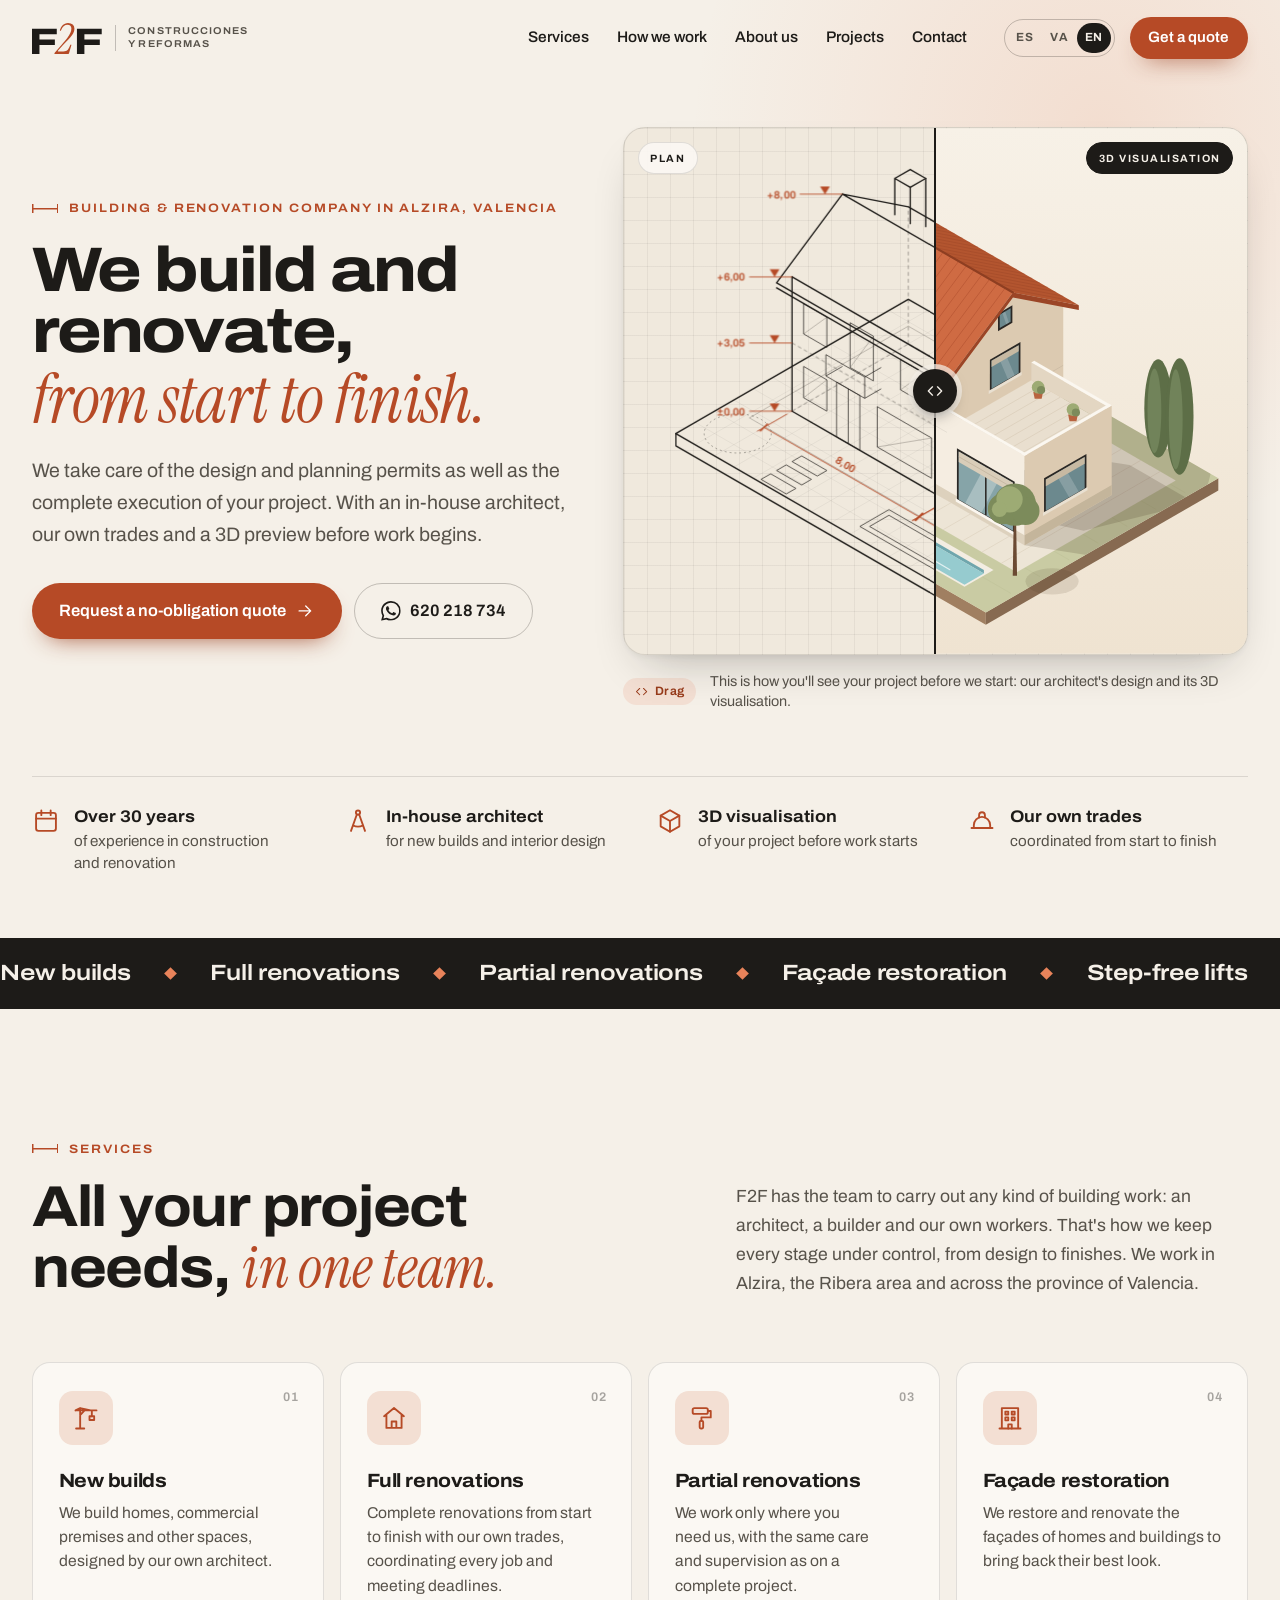
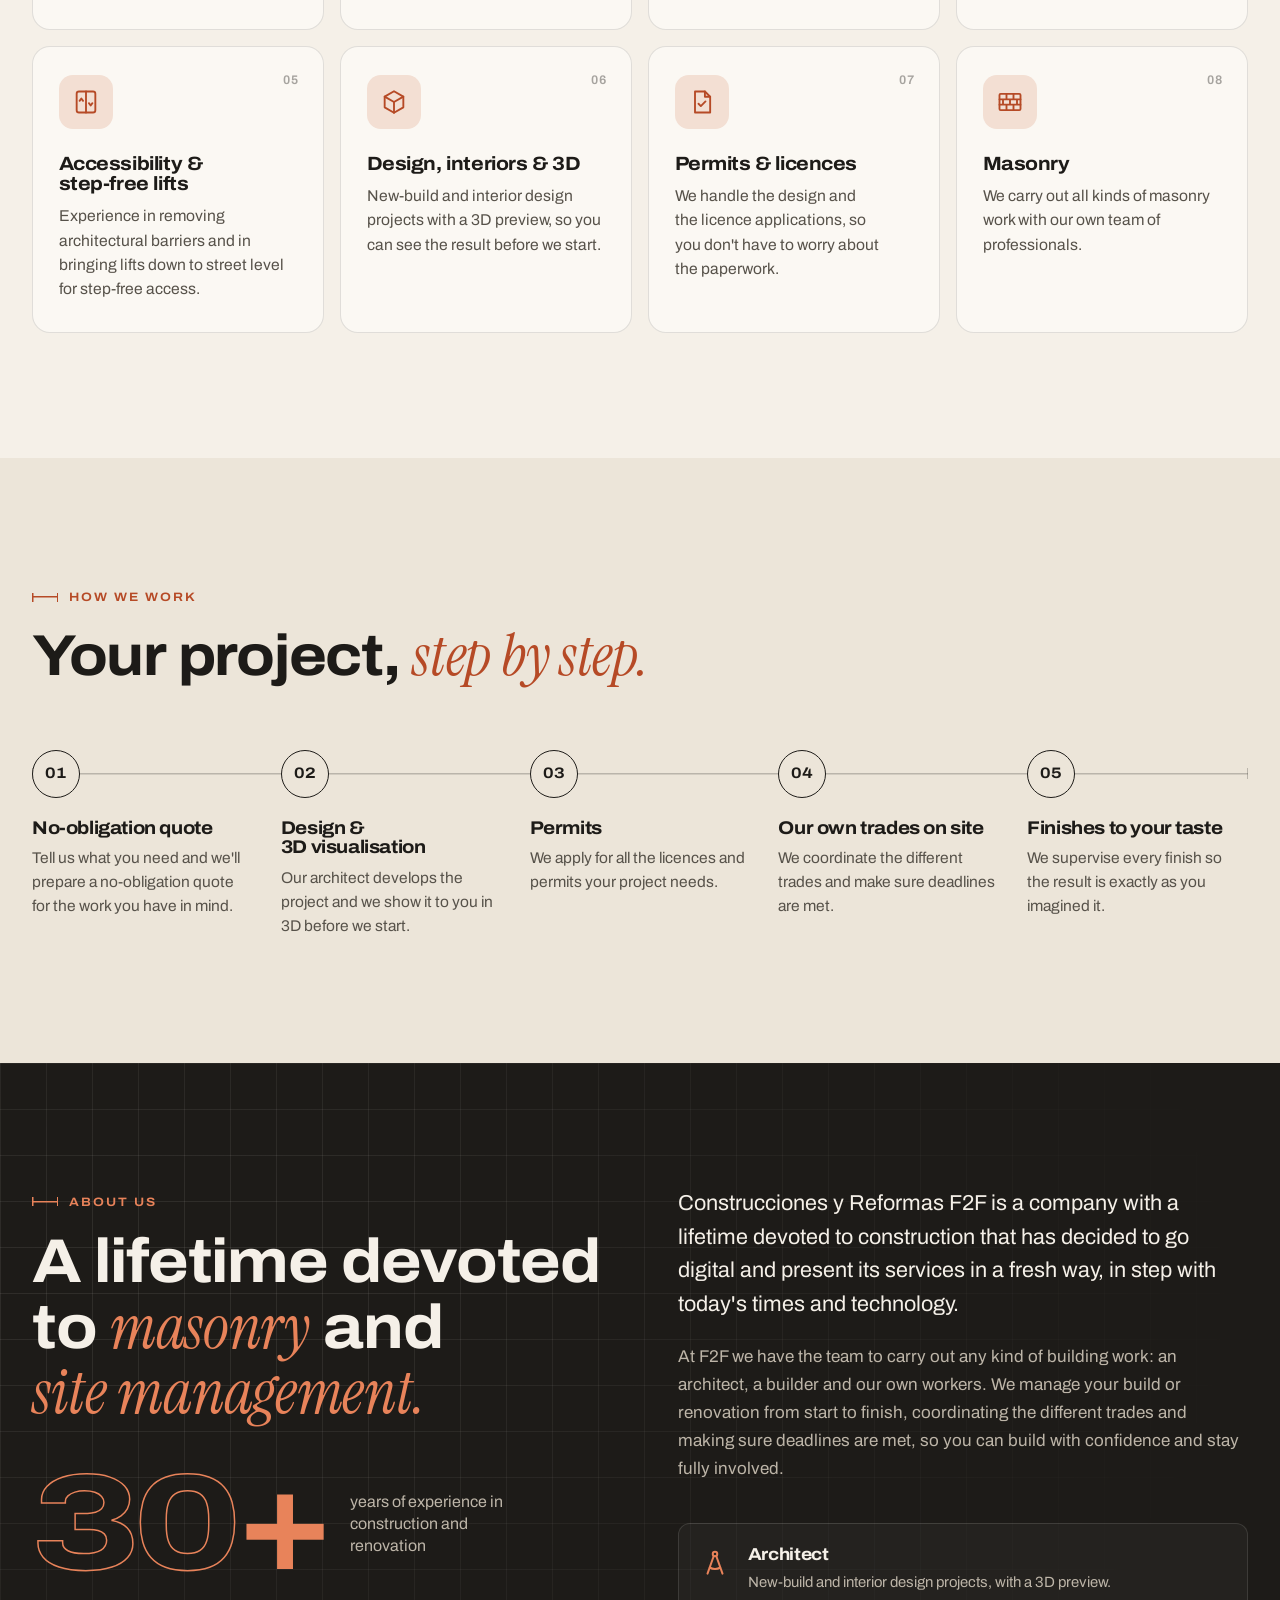
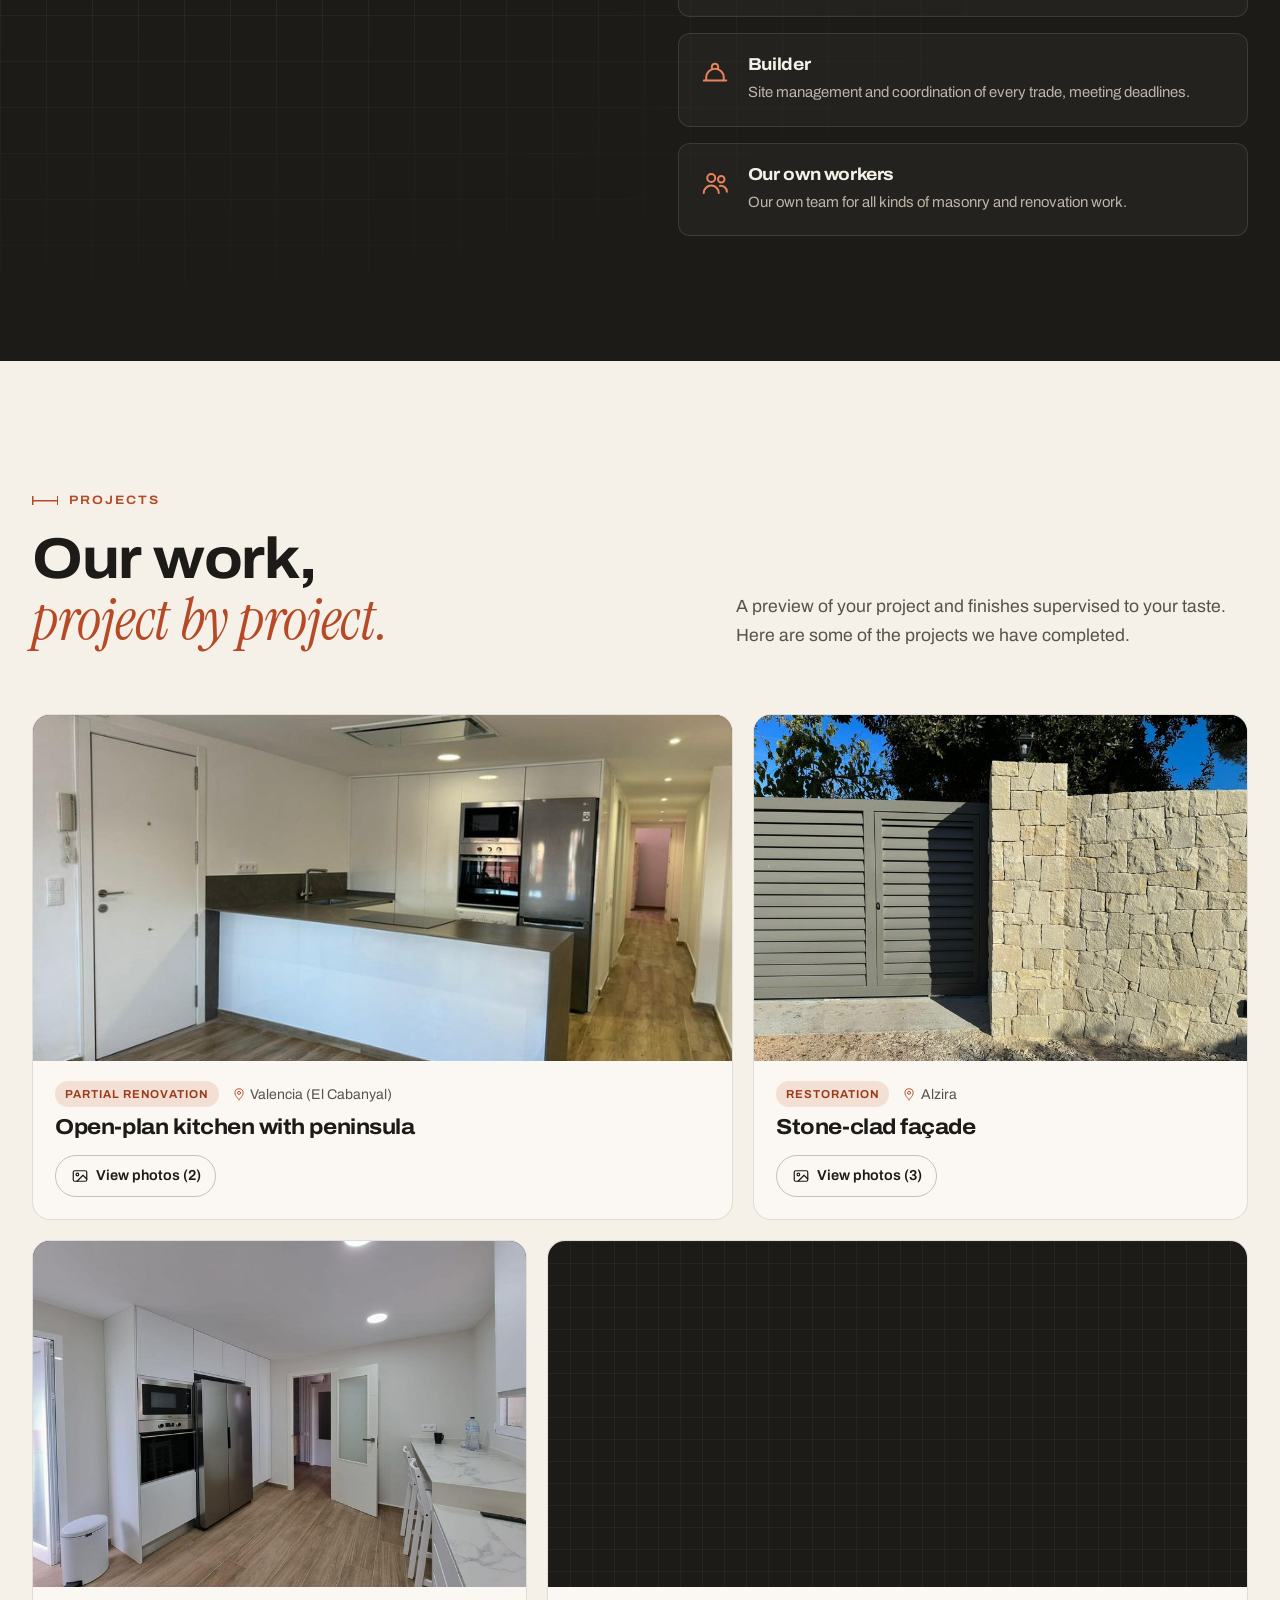
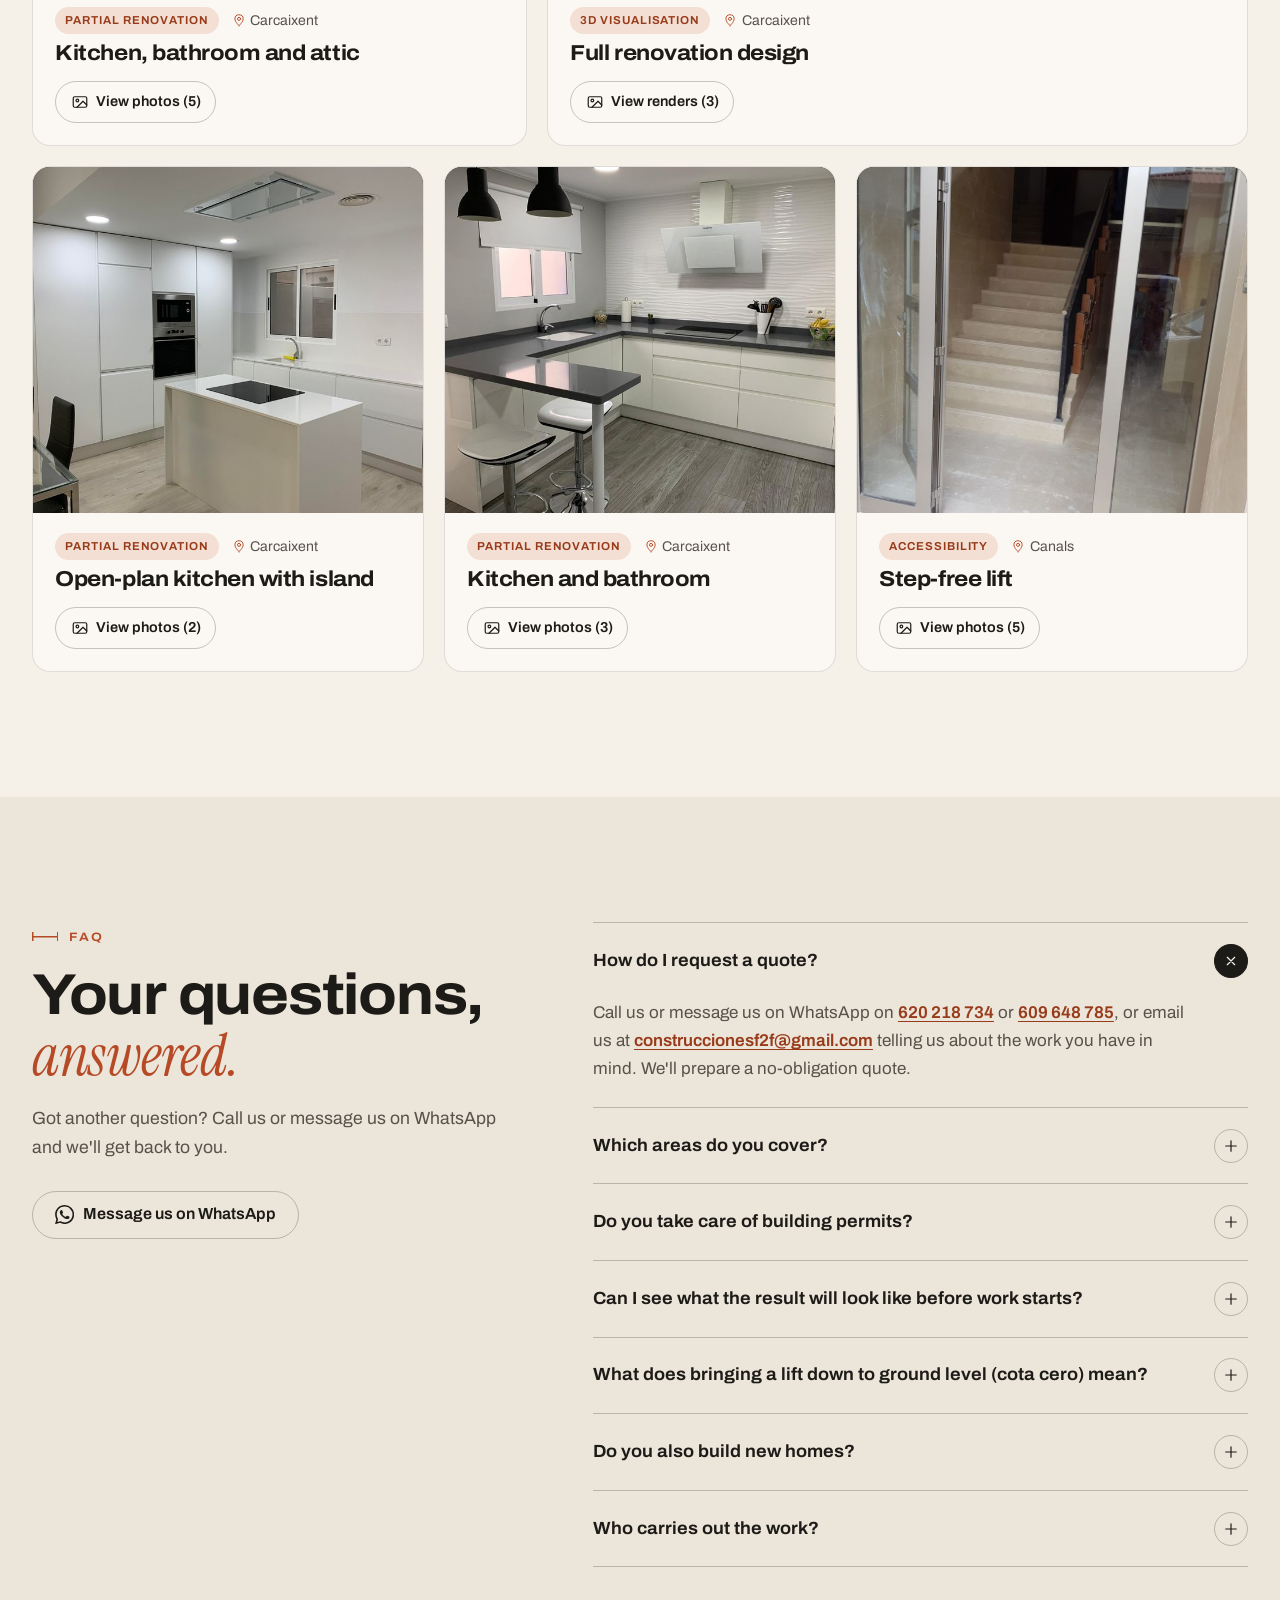
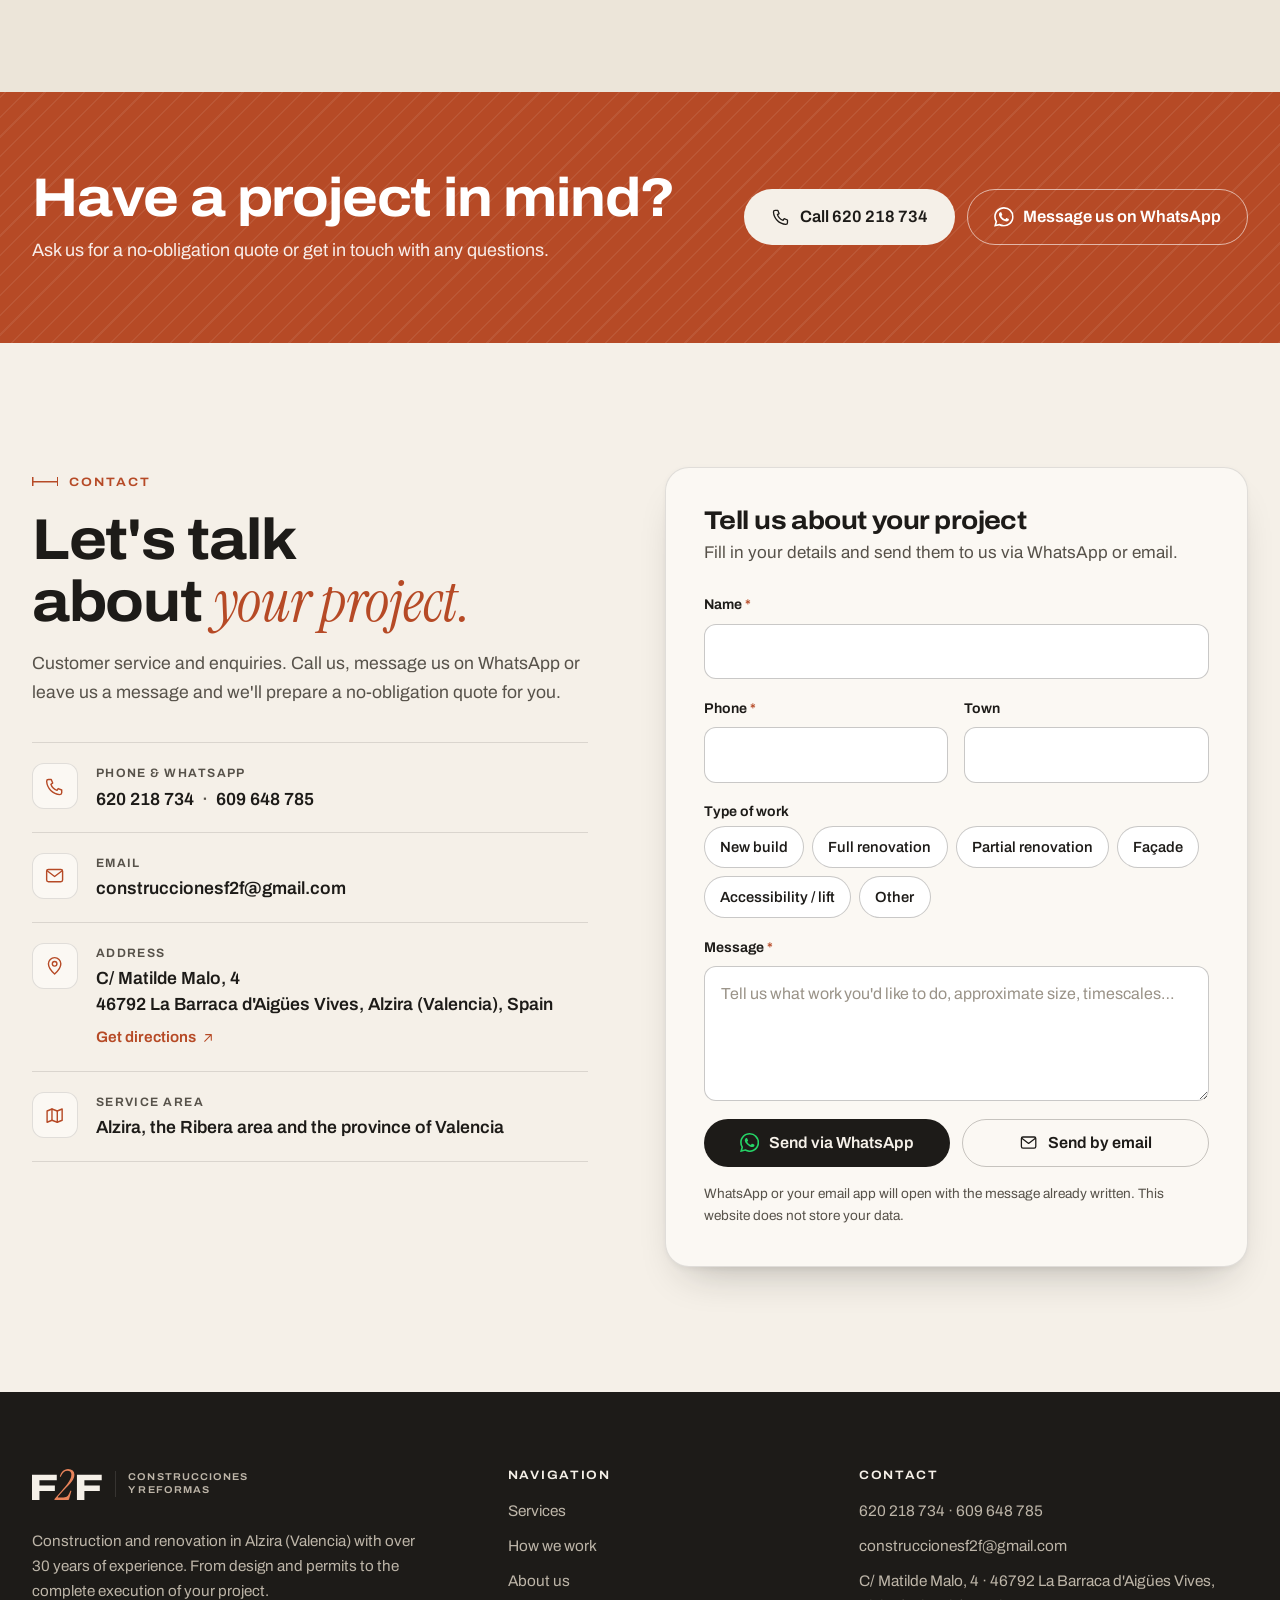
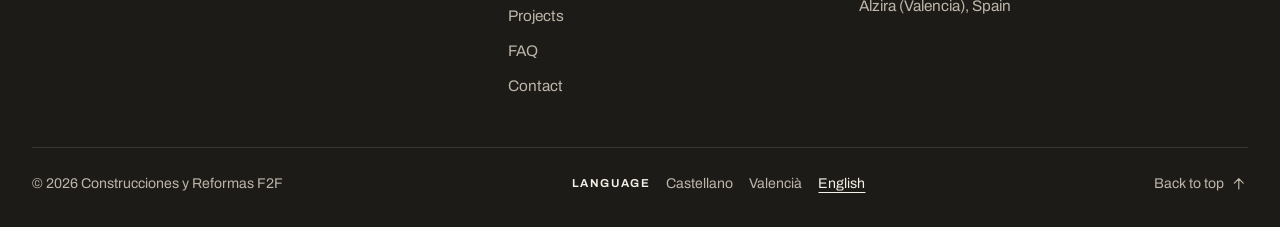
<file: en/index.html>
<!DOCTYPE html>
<!-- Generado por tools/build.py a partir de src/index.html y src/i18n.toml: no editar a mano. -->
<html lang="en" data-root="../">
<head>
  <meta charset="utf-8">
  <meta name="viewport" content="width=device-width, initial-scale=1">
  <title>Builders &amp; renovations in Alzira, Valencia | F2F</title>
  <meta name="description" content="Full and partial renovations, new builds, façades and step-free lifts in Alzira and the Valencia area. Over 30 years of experience. No-obligation quotes.">
  <meta name="robots" content="index, follow, max-image-preview:large, max-snippet:-1, max-video-preview:-1">
  <link rel="canonical" href="https://www.f2fconstruccionesyreformas.com/en/">
  <link rel="alternate" hreflang="es" href="https://www.f2fconstruccionesyreformas.com/">
  <link rel="alternate" hreflang="ca" href="https://www.f2fconstruccionesyreformas.com/va/">
  <link rel="alternate" hreflang="en" href="https://www.f2fconstruccionesyreformas.com/en/">
  <link rel="alternate" hreflang="x-default" href="https://www.f2fconstruccionesyreformas.com/">
  <meta name="theme-color" content="#f5f0e8">
  <meta name="geo.region" content="ES-V">
  <meta name="geo.placename" content="Alzira">

  <meta property="og:type" content="website">
  <meta property="og:locale" content="en_GB">
  <meta property="og:locale:alternate" content="es_ES">
  <meta property="og:locale:alternate" content="ca_ES">
  <meta property="og:site_name" content="Construcciones y Reformas F2F">
  <meta property="og:title" content="Construcciones y Reformas F2F · Alzira (Valencia)">
  <meta property="og:description" content="New builds and renovations from start to finish, with an in-house architect and a 3D preview. Over 30 years of experience. No-obligation quotes.">
  <meta property="og:url" content="https://www.f2fconstruccionesyreformas.com/en/">
  <meta property="og:image" content="https://www.f2fconstruccionesyreformas.com/assets/img/og-image-en.jpg">
  <meta property="og:image:type" content="image/jpeg">
  <meta property="og:image:width" content="1200">
  <meta property="og:image:height" content="630">
  <meta property="og:image:alt" content="F2F Construcciones y Reformas: we build and renovate, from start to finish. Alzira, Valencia.">
  <meta name="twitter:card" content="summary_large_image">

  <link rel="icon" href="../favicon.ico" sizes="32x32">
  <link rel="icon" href="../favicon.svg" type="image/svg+xml">
  <link rel="apple-touch-icon" href="../assets/img/apple-touch-icon.png">
  <link rel="manifest" href="../manifest.webmanifest">
  <link rel="preload" href="../assets/fonts/archivo-var.woff2" as="font" type="font/woff2" crossorigin>
  <link rel="preload" href="../assets/fonts/instrument-serif-italic.woff2" as="font" type="font/woff2" crossorigin>
  <link rel="stylesheet" href="../assets/css/styles.css?v=974ce9cad8">
  <script>document.documentElement.classList.add('js')</script>
  <script src="../assets/js/main.js?v=2aeefb6ede" defer></script>
  <script type="application/json" id="i18n">{"menu_open": "Open menu", "menu_close": "Close menu", "compare_value": "{p}% plan, {q}% 3D visualisation", "form_error": "Please enter your name, your phone number and a message.", "form_ok_whatsapp": "WhatsApp has opened with your message: just press Send. If it doesn't open, call us on 620 218 734.", "form_ok_email": "Your email app has opened with the message ready to send. If it doesn't open, write to us at {email}.", "msg_hello": "Hello, my name is {name}.", "msg_type": "Type of work: {value}", "msg_town": "Town: {value}", "msg_phone": "Phone: {value}", "mail_subject": "Quote request", "gallery_label": "Photo gallery", "gallery_prev": "Previous photo", "gallery_next": "Next photo", "gallery_close": "Close gallery", "photo_alt": "{label} (photo {n} of {total})", "render_alt": "{label} (3D render {n} of {total})", "view_photos": "View photos ({total})", "view_renders": "View renders ({total})", "in_place": "{title} in {place}"}</script>

  <!-- Datos estructurados (schema.org): empresa, servicios, web, página y preguntas frecuentes -->
  <script type="application/ld+json">
  {
    "@context": "https://schema.org",
    "@graph": [
      {
        "@type": "GeneralContractor",
        "@id": "https://www.f2fconstruccionesyreformas.com/#empresa",
        "name": "Construcciones y Reformas F2F",
        "alternateName": ["F2F Construcciones y Reformas", "construccionesf2f"],
        "description": "Construction and renovation company in Alzira (Valencia) with over 30 years of experience: new builds, full and partial renovations, façade restoration and step-free lifts, with an in-house architect and 3D visualisation.",
        "slogan": "We build and renovate, from start to finish.",
        "url": "https://www.f2fconstruccionesyreformas.com/",
        "logo": { "@type": "ImageObject", "url": "https://www.f2fconstruccionesyreformas.com/assets/img/icon-512.png", "width": 512, "height": 512 },
        "image": ["https://www.f2fconstruccionesyreformas.com/assets/img/og-image-en.jpg", "https://www.f2fconstruccionesyreformas.com/assets/img/proyectos/cocina-cabanyal-valencia-1.jpg", "https://www.f2fconstruccionesyreformas.com/assets/img/proyectos/fachada-alzira-1.jpg", "https://www.f2fconstruccionesyreformas.com/assets/img/proyectos/cocina-bano-buhardilla-carcaixent-1.jpg", "https://www.f2fconstruccionesyreformas.com/assets/img/proyectos/cocina-isla-carcaixent-1.jpg", "https://www.f2fconstruccionesyreformas.com/assets/img/proyectos/cocina-bano-carcaixent-1.jpg", "https://www.f2fconstruccionesyreformas.com/assets/img/proyectos/ascensor-canals-1.jpg"],
        "email": "construccionesf2f@gmail.com",
        "telephone": "+34 620 218 734",
        "contactPoint": [
          { "@type": "ContactPoint", "telephone": "+34 620 218 734", "contactType": "customer service", "availableLanguage": ["es", "ca"] },
          { "@type": "ContactPoint", "telephone": "+34 609 648 785", "contactType": "customer service", "availableLanguage": ["es", "ca"] }
        ],
        "address": {
          "@type": "PostalAddress",
          "streetAddress": "C/ Matilde Malo, 4",
          "postalCode": "46792",
          "addressLocality": "La Barraca d'Aigües Vives, Alzira",
          "addressRegion": "Valencia",
          "addressCountry": "ES"
        },
        "hasMap": "https://www.google.com/maps/search/?api=1&query=C%2F%20Matilde%20Malo%204%2C%2046792%20La%20Barraca%20d%27Aig%C3%BCes%20Vives%2C%20Alzira%2C%20Valencia",
        "areaServed": [
          { "@type": "City", "name": "Alzira" },
          { "@type": "City", "name": "Carcaixent" },
          { "@type": "City", "name": "Canals" },
          { "@type": "City", "name": "Valencia" },
          { "@type": "AdministrativeArea", "name": "Ribera Alta" },
          { "@type": "AdministrativeArea", "name": "Provincia de Valencia" }
        ],
        "knowsAbout": ["New builds", "Full renovations", "Partial renovations", "Façade restoration", "Step-free lifts", "Accessibility works", "Interior design", "Planning permits", "Masonry"],
        "sameAs": ["https://www.paginasamarillas.es/f/la-barraca-d-aigues-vives/construcciones-y-reformas-f2f_220996193_000000001.html"],
        "hasOfferCatalog": {
          "@type": "OfferCatalog",
          "name": "Services",
          "itemListElement": [
            { "@type": "Offer", "itemOffered": { "@type": "Service", "name": "New builds", "description": "We build homes, commercial premises and other spaces, designed by our own architect.", "provider": { "@id": "https://www.f2fconstruccionesyreformas.com/#empresa" } } },
            { "@type": "Offer", "itemOffered": { "@type": "Service", "name": "Full renovations", "description": "Complete renovations from start to finish with our own trades, coordinating every job and meeting deadlines.", "provider": { "@id": "https://www.f2fconstruccionesyreformas.com/#empresa" } } },
            { "@type": "Offer", "itemOffered": { "@type": "Service", "name": "Partial renovations", "description": "We work only where you need us, with the same care and supervision as on a complete project.", "provider": { "@id": "https://www.f2fconstruccionesyreformas.com/#empresa" } } },
            { "@type": "Offer", "itemOffered": { "@type": "Service", "name": "Façade restoration", "description": "We restore and renovate the façades of homes and buildings to bring back their best look.", "provider": { "@id": "https://www.f2fconstruccionesyreformas.com/#empresa" } } },
            { "@type": "Offer", "itemOffered": { "@type": "Service", "name": "Accessibility & step-free lifts", "description": "Experience in removing architectural barriers and in bringing lifts down to street level for step-free access.", "provider": { "@id": "https://www.f2fconstruccionesyreformas.com/#empresa" } } },
            { "@type": "Offer", "itemOffered": { "@type": "Service", "name": "Design, interiors & 3D", "description": "New-build and interior design projects with a 3D preview, so you can see the result before we start.", "provider": { "@id": "https://www.f2fconstruccionesyreformas.com/#empresa" } } },
            { "@type": "Offer", "itemOffered": { "@type": "Service", "name": "Permits & licences", "description": "We handle the design and the licence applications, so you don't have to worry about the paperwork.", "provider": { "@id": "https://www.f2fconstruccionesyreformas.com/#empresa" } } },
            { "@type": "Offer", "itemOffered": { "@type": "Service", "name": "Masonry", "description": "We carry out all kinds of masonry work with our own team of professionals.", "provider": { "@id": "https://www.f2fconstruccionesyreformas.com/#empresa" } } }
          ]
        }
      },
      {
        "@type": "WebSite",
        "@id": "https://www.f2fconstruccionesyreformas.com/#web",
        "url": "https://www.f2fconstruccionesyreformas.com/",
        "name": "Construcciones y Reformas F2F",
        "inLanguage": ["es", "ca-valencia", "en"],
        "publisher": { "@id": "https://www.f2fconstruccionesyreformas.com/#empresa" }
      },
      {
        "@type": "WebPage",
        "@id": "https://www.f2fconstruccionesyreformas.com/en/#webpage",
        "url": "https://www.f2fconstruccionesyreformas.com/en/",
        "name": "Builders & renovations in Alzira, Valencia | F2F",
        "description": "Full and partial renovations, new builds, façades and step-free lifts in Alzira and the Valencia area. Over 30 years of experience. No-obligation quotes.",
        "inLanguage": "en",
        "isPartOf": { "@id": "https://www.f2fconstruccionesyreformas.com/#web" },
        "about": { "@id": "https://www.f2fconstruccionesyreformas.com/#empresa" },
        "primaryImageOfPage": { "@type": "ImageObject", "url": "https://www.f2fconstruccionesyreformas.com/assets/img/og-image-en.jpg" }
      },
      {
        "@type": "FAQPage",
        "@id": "https://www.f2fconstruccionesyreformas.com/en/#preguntas",
        "inLanguage": "en",
        "isPartOf": { "@id": "https://www.f2fconstruccionesyreformas.com/en/#webpage" },
        "mainEntity": [
          { "@type": "Question", "name": "How do I request a quote?", "acceptedAnswer": { "@type": "Answer", "text": "Call us or message us on WhatsApp on 620 218 734 or 609 648 785, or email us at construccionesf2f@gmail.com telling us about the work you have in mind. We'll prepare a no-obligation quote." } },
          { "@type": "Question", "name": "Which areas do you cover?", "acceptedAnswer": { "@type": "Answer", "text": "We are based in La Barraca d'Aigües Vives (Alzira) and work in Alzira, the Ribera area and the rest of the province of Valencia. We have carried out projects in Alzira, Carcaixent, Canals and Valencia city (El Cabanyal)." } },
          { "@type": "Question", "name": "Do you take care of building permits?", "acceptedAnswer": { "@type": "Answer", "text": "Yes. We handle the design and the licence applications as well as the complete execution of the work, so you don't have to worry about the paperwork." } },
          { "@type": "Question", "name": "Can I see what the result will look like before work starts?", "acceptedAnswer": { "@type": "Answer", "text": "Yes. Our architect develops the project and we show it to you as a 3D visualisation before we start. Then we supervise the finishes so they turn out exactly as you want." } },
          { "@type": "Question", "name": "What does bringing a lift down to ground level (cota cero) mean?", "acceptedAnswer": { "@type": "Answer", "text": "It means adapting a building's lift so that it reaches street level (level 0), so residents no longer have to climb steps to get to it. It is one of the most common ways of removing architectural barriers in residential buildings, and at F2F we have experience in this kind of work." } },
          { "@type": "Question", "name": "Do you also build new homes?", "acceptedAnswer": { "@type": "Answer", "text": "Yes. As well as full and partial renovations, we build homes, commercial premises and other spaces, designed by our own architect." } },
          { "@type": "Question", "name": "Who carries out the work?", "acceptedAnswer": { "@type": "Answer", "text": "Our own team: an architect, a builder and our own workers. We coordinate every trade from start to finish and make sure deadlines are met." } }
        ]
      }
    ]
  }
  </script>
</head>
<body>
  <!-- Iconos y patrones compartidos -->
  <svg class="sprite" aria-hidden="true" focusable="false" xmlns="http://www.w3.org/2000/svg">
    <defs>
      <pattern id="hatch" width="8" height="8" patternUnits="userSpaceOnUse" patternTransform="rotate(45)">
        <line x1="0" y1="0" x2="0" y2="8" stroke="#e8835a" stroke-width="1.5" stroke-opacity=".55"/>
      </pattern>
      <pattern id="hatch-soft" width="8" height="8" patternUnits="userSpaceOnUse" patternTransform="rotate(45)">
        <line x1="0" y1="0" x2="0" y2="8" stroke="#f5f0e8" stroke-width="1" stroke-opacity=".16"/>
      </pattern>
    </defs>
    <symbol id="i-phone" viewBox="0 0 24 24"><path d="M5 4h3.2l1.6 4-2 1.3a11 11 0 0 0 6.9 6.9l1.3-2 4 1.6V19a2 2 0 0 1-2 2A16 16 0 0 1 3 6a2 2 0 0 1 2-2z"/></symbol>
    <symbol id="i-mail" viewBox="0 0 24 24"><rect x="3" y="5" width="18" height="14" rx="2"/><path d="M3.5 6.5 12 13l8.5-6.5"/></symbol>
    <symbol id="i-pin" viewBox="0 0 24 24"><path d="M12 21.5s-7-6-7-11.5a7 7 0 0 1 14 0c0 5.5-7 11.5-7 11.5z"/><circle cx="12" cy="10" r="2.6"/></symbol>
    <symbol id="i-map" viewBox="0 0 24 24"><path d="M9 4.5 3.5 6.8v12.7L9 17.2l6 2.3 5.5-2.3V4.5L15 6.8z"/><path d="M9 4.5v12.7M15 6.8v12.7"/></symbol>
    <symbol id="i-whatsapp" viewBox="0 0 24 24"><path fill="currentColor" stroke="none" d="M17.472 14.382c-.297-.149-1.758-.867-2.03-.967-.273-.099-.471-.148-.67.15-.197.297-.767.966-.94 1.164-.173.199-.347.223-.644.075-.297-.15-1.255-.463-2.39-1.475-.883-.788-1.48-1.761-1.653-2.059-.173-.297-.018-.458.13-.606.134-.133.298-.347.446-.52.149-.174.198-.298.298-.497.099-.198.05-.371-.025-.52-.075-.149-.669-1.612-.916-2.207-.242-.579-.487-.5-.669-.51-.173-.008-.371-.01-.57-.01-.198 0-.52.074-.792.372-.272.297-1.04 1.016-1.04 2.479 0 1.462 1.065 2.875 1.213 3.074.149.198 2.096 3.2 5.077 4.487.709.306 1.262.489 1.694.625.712.227 1.36.195 1.871.118.571-.085 1.758-.719 2.006-1.413.248-.694.248-1.289.173-1.413-.074-.124-.272-.198-.57-.347m-5.421 7.403h-.004a9.87 9.87 0 0 1-5.031-1.378l-.361-.214-3.741.982.998-3.648-.235-.374a9.86 9.86 0 0 1-1.51-5.26c.001-5.45 4.436-9.884 9.888-9.884 2.64 0 5.122 1.03 6.988 2.898a9.825 9.825 0 0 1 2.893 6.994c-.003 5.45-4.437 9.884-9.885 9.884m8.413-18.297A11.815 11.815 0 0 0 12.05 0C5.495 0 .16 5.335.157 11.892c0 2.096.547 4.142 1.588 5.945L.057 24l6.305-1.654a11.882 11.882 0 0 0 5.683 1.448h.005c6.554 0 11.89-5.335 11.893-11.893a11.821 11.821 0 0 0-3.48-8.413z"/></symbol>
    <symbol id="i-arrow" viewBox="0 0 24 24"><path d="M5 12h14M13 6l6 6-6 6"/></symbol>
    <symbol id="i-arrow-ne" viewBox="0 0 24 24"><path d="M7 17 17 7M8.5 7H17v8.5"/></symbol>
    <symbol id="i-arrow-up" viewBox="0 0 24 24"><path d="M12 19V5M6 11l6-6 6 6"/></symbol>
    <symbol id="i-close" viewBox="0 0 24 24"><path d="M6 6l12 12M18 6 6 18"/></symbol>
    <symbol id="i-chev-left" viewBox="0 0 24 24"><path d="M15 5l-7 7 7 7"/></symbol>
    <symbol id="i-chev-right" viewBox="0 0 24 24"><path d="M9 5l7 7-7 7"/></symbol>
    <symbol id="i-drag" viewBox="0 0 24 24"><path d="M9 7l-5 5 5 5M15 7l5 5-5 5"/></symbol>
    <symbol id="i-photo" viewBox="0 0 24 24"><rect x="3" y="5" width="18" height="14" rx="2"/><circle cx="8.5" cy="10" r="1.8"/><path d="m21 16-5-5-8 8"/></symbol>
    <symbol id="i-plus" viewBox="0 0 24 24"><path d="M12 5v14M5 12h14"/></symbol>
    <symbol id="i-check" viewBox="0 0 24 24"><path d="M5 12.5 9.5 17 19 7"/></symbol>
    <symbol id="i-calendar" viewBox="0 0 24 24"><rect x="3.5" y="5" width="17" height="15.5" rx="2"/><path d="M3.5 10h17M8 3v4M16 3v4"/></symbol>
    <symbol id="i-compass" viewBox="0 0 24 24"><circle cx="12" cy="4.8" r="1.8"/><path d="M11 6.4 6 20.5M13 6.4l5 14.1M7.6 15.6c2.9 1.6 5.9 1.6 8.8 0"/></symbol>
    <symbol id="i-cube" viewBox="0 0 24 24"><path d="M12 2.8l8 4.6v9.2l-8 4.6-8-4.6V7.4z"/><path d="M4 7.4l8 4.6 8-4.6M12 12v9.2"/></symbol>
    <symbol id="i-helmet" viewBox="0 0 24 24"><path d="M3 18h18M5 18v-2.5a7 7 0 0 1 14 0V18M9.5 9.2V7a2.5 2.5 0 0 1 5 0v2.2"/></symbol>
    <symbol id="i-users" viewBox="0 0 24 24"><circle cx="9" cy="8" r="3.2"/><path d="M3 20a6 6 0 0 1 12 0"/><circle cx="17" cy="9" r="2.6"/><path d="M15.8 14.3A4.8 4.8 0 0 1 21.5 19"/></symbol>
    <symbol id="i-crane" viewBox="0 0 24 24"><path d="M7 21V3.5M3.5 21h7M3 5.5h18M7 3.5 3 5.5M7 3.5l9 2M7 9.5l3.8-4M17 5.5v5"/><rect x="15" y="10.5" width="4" height="3.2"/></symbol>
    <symbol id="i-home" viewBox="0 0 24 24"><path d="M3.5 10.5 12 3.5l8.5 7M5.5 9v11.5h13V9M10 20.5V15h4v5.5"/></symbol>
    <symbol id="i-roller" viewBox="0 0 24 24"><rect x="4" y="3.5" width="13" height="5" rx="1.5"/><path d="M17 6h2.5v5.5h-8v3"/><rect x="10" y="14.5" width="3" height="6.5" rx="1"/></symbol>
    <symbol id="i-facade" viewBox="0 0 24 24"><path d="M5 21V3.5h14V21M3 21h18"/><path d="M8 6.5h2.5V9H8zM13.5 6.5H16V9h-2.5zM8 11.5h2.5V14H8zM13.5 11.5H16V14h-2.5zM10.5 21v-3.5h3V21"/></symbol>
    <symbol id="i-elevator" viewBox="0 0 24 24"><rect x="4" y="3" width="16" height="18" rx="2"/><path d="M12 3v18M6.5 11 8 9l1.5 2M14.5 13l1.5 2 1.5-2"/></symbol>
    <symbol id="i-doc" viewBox="0 0 24 24"><path d="M6 3h8.5L19 7.5V21H6z"/><path d="M14.5 3v4.5H19M9 13.5l2 2 4-4"/></symbol>
    <symbol id="i-bricks" viewBox="0 0 24 24"><rect x="3" y="5" width="18" height="14" rx="1"/><path d="M3 9.7h18M3 14.3h18M9 5v4.7M15 5v4.7M6 9.7v4.6M12 9.7v4.6M18 9.7v4.6M9 14.3V19M15 14.3V19"/></symbol>
  </svg>

  <a class="skip-link" href="#main">Skip to content</a>

  <header class="site-header" data-header>
    <div class="container header__inner">
      <a class="brand" href="#inicio" aria-label="F2F Construcciones y Reformas, go to the home page">
        <svg class="brand__logo" viewBox="0 -123.08 276.84 123.08" aria-hidden="true" focusable="false"><path class="brand__f" d="M12.28 0V-99.93H110.66V-78H41.88V-57.82H103.05V-35.89H41.88V0Z" transform="translate(-12.28 0)"/><path class="brand__two" d="M-3.2 0Q-6.07 0 -6.07 -1.69Q-6.07 -3.37 -3.37 -6.24L24.28 -37.94Q29.67 -44.17 36.17 -51.68Q42.66 -59.18 48.47 -67.53Q54.29 -75.87 58.08 -84.39Q61.88 -92.9 61.88 -101.16Q61.88 -108.41 57.92 -112.46Q53.95 -116.51 46.2 -116.51Q38.95 -116.51 32.12 -111.53Q25.29 -106.56 20.91 -94.59Q20.06 -92.23 18.21 -92.23Q17.03 -92.23 16.52 -93.24Q16.02 -94.25 16.52 -95.77Q20.06 -105.88 25.29 -111.87Q30.52 -117.85 36.59 -120.47Q42.66 -123.08 48.73 -123.08Q60.36 -123.08 67.19 -116.84Q74.02 -110.6 74.02 -100.15Q74.02 -91.22 69.3 -82.62Q64.58 -74.02 57.24 -65.76Q49.91 -57.49 41.98 -49.74Q34.06 -41.98 27.82 -34.9L9.27 -13.99Q7.92 -12.48 8.35 -11.3Q8.77 -10.12 10.96 -10.12H29.84Q36.42 -10.12 40.55 -11.63Q44.68 -13.15 47.8 -16.94Q50.92 -20.74 54.12 -27.99L57.49 -35.58Q58.34 -37.43 60.02 -37.43Q62.55 -37.43 61.71 -34.4L52.6 -3.2Q52.1 -1.35 50.75 -0.67Q49.4 0 47.55 0Z" transform="translate(94.45 0)"/><path class="brand__f" d="M12.28 0V-99.93H110.66V-78H41.88V-57.82H103.05V-35.89H41.88V0Z" transform="translate(166.18 0)"/></svg>
        <span class="brand__tag">Construcciones<br>y Reformas</span>
      </a>

      <nav class="nav" id="menu" aria-label="Main">
        <ul class="nav__list">
          <li><a href="#servicios">Services</a></li>
          <li><a href="#metodo">How we work</a></li>
          <li><a href="#perfil">About us</a></li>
          <li><a href="#proyectos">Projects</a></li>
          <li><a href="#contacto">Contact</a></li>
        </ul>
        <div class="nav__mobile-extra">
          <a class="btn btn--primary btn--block" href="#contacto">Request a no-obligation quote</a>
          <p class="nav__phones">
            <a href="tel:+34620218734"><svg class="icon" aria-hidden="true"><use href="#i-phone"/></svg>620&nbsp;218&nbsp;734</a>
            <a href="tel:+34609648785"><svg class="icon" aria-hidden="true"><use href="#i-phone"/></svg>609&nbsp;648&nbsp;785</a>
          </p>
          <div class="nav__langs">
            <p class="nav__langs-title" id="menu-lang-title">Language</p>
            <ul class="lang-pills" aria-labelledby="menu-lang-title">
            <li><a href="../" hreflang="es" lang="es" data-lang-link>Castellano</a></li>
            <li><a href="../va/" hreflang="ca" lang="ca-valencia" data-lang-link>Valencià</a></li>
            <li><a href="../en/" hreflang="en" lang="en" data-lang-link aria-current="page">English</a></li>
            </ul>
          </div>
        </div>
      </nav>

      <div class="header__actions">
        <a class="header__phone" href="tel:+34620218734">
          <svg class="icon" aria-hidden="true"><use href="#i-phone"/></svg>
          <span>620&nbsp;218&nbsp;734</span>
        </a>
        <nav class="lang-switch" aria-label="Language">
          <ul>
            <li><a href="../" hreflang="es" lang="es" data-lang-link>ES<span class="visually-hidden"> · Castellano</span></a></li>
            <li><a href="../va/" hreflang="ca" lang="ca-valencia" data-lang-link>VA<span class="visually-hidden"> · Valencià</span></a></li>
            <li><a href="../en/" hreflang="en" lang="en" data-lang-link aria-current="page">EN<span class="visually-hidden"> · English</span></a></li>
          </ul>
        </nav>
        <a class="btn btn--primary btn--sm header__cta" href="#contacto">Get a quote</a>
        <button class="nav-toggle" type="button" aria-controls="menu" aria-expanded="false" data-nav-toggle>
          <span class="nav-toggle__bars" aria-hidden="true"><span></span><span></span><span></span></span>
          <span class="visually-hidden">Open menu</span>
        </button>
      </div>
    </div>
  </header>

  <main id="main">
    <!-- ============================== INICIO -->
    <section class="hero" id="inicio" aria-labelledby="hero-title">
      <div class="container hero__grid">
        <div class="hero__copy">
          <h1 class="hero__title" id="hero-title" data-reveal>
            <span class="eyebrow hero__kicker">Building &amp; renovation company in Alzira,&nbsp;Valencia</span>
            We build and renovate, <em>from start to finish.</em>
          </h1>
          <p class="hero__lead" data-reveal>We take care of the design and planning permits as well as the complete execution of your project. With an in-house architect, our own trades and a 3D preview before work&nbsp;begins.</p>
          <div class="hero__cta" data-reveal>
            <a class="btn btn--primary btn--lg" href="#contacto">
              Request a no-obligation quote
              <svg class="icon" aria-hidden="true"><use href="#i-arrow"/></svg>
            </a>
            <a class="btn btn--ghost btn--lg" href="https://wa.me/34620218734?text=Hello%2C%20I%27d%20like%20to%20request%20a%20quote%20for%20some%20building%20work." target="_blank" rel="noopener">
              <svg class="icon" aria-hidden="true"><use href="#i-whatsapp"/></svg>
              620&nbsp;218&nbsp;734
            </a>
          </div>
        </div>

        <figure class="hero__art" data-reveal>
          <div class="compare is-drawing" data-compare style="--pos: 50%">
            <div class="compare__layer compare__layer--plan">
              <svg class="compare__svg" viewBox="0 0 640 540" role="img" aria-labelledby="plano-title"><title id="plano-title">Isometric plan of a house with dimensions</title><g class="w-grid"><line x1="292.0" y1="176.0" x2="53.0" y2="314.0"/><line x1="311.9" y1="187.5" x2="72.9" y2="325.5"/><line x1="331.8" y1="199.0" x2="92.8" y2="337.0"/><line x1="351.8" y1="210.5" x2="112.7" y2="348.5"/><line x1="371.7" y1="222.0" x2="132.7" y2="360.0"/><line x1="391.6" y1="233.5" x2="152.6" y2="371.5"/><line x1="411.5" y1="245.0" x2="172.5" y2="383.0"/><line x1="431.4" y1="256.5" x2="192.4" y2="394.5"/><line x1="451.3" y1="268.0" x2="212.3" y2="406.0"/><line x1="471.3" y1="279.5" x2="232.2" y2="417.5"/><line x1="491.2" y1="291.0" x2="252.2" y2="429.0"/><line x1="511.1" y1="302.5" x2="272.1" y2="440.5"/><line x1="531.0" y1="314.0" x2="292.0" y2="452.0"/><line x1="550.9" y1="325.5" x2="311.9" y2="463.5"/><line x1="570.9" y1="337.0" x2="331.8" y2="475.0"/><line x1="590.8" y1="348.5" x2="351.8" y2="486.5"/><line x1="610.7" y1="360.0" x2="371.7" y2="498.0"/><line x1="292.0" y1="176.0" x2="610.7" y2="360.0"/><line x1="272.1" y1="187.5" x2="590.8" y2="371.5"/><line x1="252.2" y1="199.0" x2="570.9" y2="383.0"/><line x1="232.2" y1="210.5" x2="550.9" y2="394.5"/><line x1="212.3" y1="222.0" x2="531.0" y2="406.0"/><line x1="192.4" y1="233.5" x2="511.1" y2="417.5"/><line x1="172.5" y1="245.0" x2="491.2" y2="429.0"/><line x1="152.6" y1="256.5" x2="471.3" y2="440.5"/><line x1="132.7" y1="268.0" x2="451.3" y2="452.0"/><line x1="112.7" y1="279.5" x2="431.4" y2="463.5"/><line x1="92.8" y1="291.0" x2="411.5" y2="475.0"/><line x1="72.9" y1="302.5" x2="391.6" y2="486.5"/><line x1="53.0" y1="314.0" x2="371.7" y2="498.0"/></g>
<g class="w-hidden"><path d="M172.5,291.0 L292.0,222.0 L451.3,314.0"/><path d="M292.0,222.0 L292.0,84.0"/><path d="M172.5,220.9 L331.8,312.9 L451.3,243.9"/><path d="M421.5,331.2 L501.1,377.2"/><path d="M418.5,259.4 L495.2,303.6 L411.5,351.9"/></g>
<g class="w-line"><path pathLength="1" d="M292.0,176.0 L610.7,360.0 L371.7,498.0 L53.0,314.0 Z"/><path pathLength="1" d="M53.0,314.0 L53.0,326.6 L371.7,510.6 L610.7,372.6 L610.7,360.0"/><path pathLength="1" d="M371.7,498.0 L371.7,510.6"/><path pathLength="1" d="M172.5,291.0 L331.8,383.0 L451.3,314.0"/><path pathLength="1" d="M172.5,291.0 L172.5,153.0"/><path pathLength="1" d="M331.8,383.0 L331.8,245.0"/><path pathLength="1" d="M451.3,314.0 L451.3,176.0"/><path pathLength="1" d="M172.5,153.0 L331.8,245.0 L391.6,164.5 L451.3,176.0"/><path pathLength="1" d="M292.0,80.9 L467.3,182.1 L399.6,169.1 L224.3,67.9 L292.0,80.9 Z"/><path pathLength="1" d="M224.3,67.9 L156.6,159.1 L331.8,260.3 L399.6,169.1"/><path pathLength="1" d="M156.6,164.2 L331.8,265.4 L399.6,174.2 L467.3,187.2"/><path pathLength="1" d="M278.1,89.0 L278.1,51.8 L294.0,61.0 L309.9,51.8 L294.0,42.6 L278.1,51.8"/><path pathLength="1" d="M294.0,98.2 L294.0,61.0"/><path pathLength="1" d="M309.9,101.3 L309.9,51.8"/><path pathLength="1" d="M331.8,383.0 L411.5,429.0 L501.1,377.2 L501.1,285.2"/><path pathLength="1" d="M411.5,429.0 L411.5,337.0"/><path pathLength="1" d="M421.5,239.2 L501.1,285.2 L411.5,337.0 L331.8,291.0 Z"/><path pathLength="1" d="M418.5,241.0 L495.2,285.2 L411.5,333.5 L334.8,289.3"/></g>
<g class="w-detail"><path pathLength="1" d="M184.4,277.2 L208.3,291.0 L208.3,258.8 L184.4,245.0 Z"/><path pathLength="1" d="M184.4,277.2 L208.3,258.8" class="w-faint"/><path pathLength="1" d="M218.3,317.5 L242.2,331.2 L242.2,274.9 L218.3,261.1 Z"/><path pathLength="1" d="M230.3,324.4 L230.3,268.0"/><path pathLength="1" d="M260.1,327.8 L315.9,360.0 L315.9,318.6 L260.1,286.4 Z"/><path pathLength="1" d="M260.1,327.8 L315.9,318.6" class="w-faint"/><path pathLength="1" d="M184.4,211.6 L208.3,225.5 L208.3,194.4 L184.4,180.6 Z"/><path pathLength="1" d="M184.4,211.6 L208.3,194.4" class="w-faint"/><path pathLength="1" d="M232.2,246.1 L256.1,259.9 L256.1,213.9 L232.2,200.1 Z"/><path pathLength="1" d="M232.2,246.1 L256.1,213.9" class="w-faint"/><path pathLength="1" d="M284.0,269.1 L307.9,283.0 L307.9,251.9 L284.0,238.1 Z"/><path pathLength="1" d="M284.0,269.1 L307.9,251.9" class="w-faint"/><path pathLength="1" d="M405.5,251.9 L377.6,268.0 L377.6,239.2 L405.5,223.2 Z"/><path pathLength="1" d="M397.2,199.2 L386.0,205.7 L386.0,191.9 L397.2,185.4 Z"/><path pathLength="1" d="M224.3,245.0 L207.3,254.8 L247.2,277.8 L264.1,268.0"/><path pathLength="1" d="M207.3,232.9 L247.2,255.9 L264.1,246.1"/><path pathLength="1" d="M207.3,254.8 L207.3,232.9"/><path pathLength="1" d="M247.2,277.8 L247.2,255.9"/><path pathLength="1" d="M343.8,381.8 L399.6,414.1 L399.6,364.6 L343.8,332.4 Z"/><path pathLength="1" d="M371.7,397.9 L371.7,348.5"/><path pathLength="1" d="M473.3,370.4 L433.4,393.4 L433.4,361.2 L473.3,338.2 Z"/><path pathLength="1" d="M272.1,392.2 L379.6,454.3 L349.8,471.6 L242.2,409.5 Z"/><path pathLength="1" d="M272.1,398.0 L369.7,454.3 L349.8,465.8 L252.2,409.5 Z"/><path pathLength="1" d="M182.4,337.0 L208.3,352.0 L198.4,357.7 L172.5,342.8 Z"/><path pathLength="1" d="M166.5,346.2 L192.4,361.1 L182.4,366.9 L156.6,352.0 Z"/><path pathLength="1" d="M150.6,355.4 L176.5,370.4 L166.5,376.1 L140.6,361.1 Z"/><path pathLength="1" d="M292.0,203.6 L566.9,362.3 L403.5,456.6 L128.7,297.9 Z" class="w-faint"/></g>
<ellipse class="w-tree" cx="116.7" cy="314.0" rx="34.5" ry="20.1"/>
<ellipse class="w-tree" cx="401.6" cy="460.1" rx="26.2" ry="15.3"/>
<g class="w-cotas"><line x1="167.5" y1="293.9" x2="136.6" y2="311.7"/><line x1="326.9" y1="385.9" x2="296.0" y2="403.7"/><line x1="143.6" y1="307.7" x2="303.0" y2="399.7"/><line x1="139.6" y1="311.7" x2="147.6" y2="303.7" class="w-tick"/><line x1="299.0" y1="403.7" x2="307.0" y2="395.7" class="w-tick"/><text x="223.3" y="348.7" text-anchor="middle" transform="rotate(30.0 223.3 353.7)">8,00</text><line x1="326.9" y1="385.9" x2="296.0" y2="403.7"/><line x1="406.5" y1="431.9" x2="375.7" y2="449.7"/><line x1="303.0" y1="399.7" x2="382.6" y2="445.7"/><line x1="299.0" y1="403.7" x2="307.0" y2="395.7" class="w-tick"/><line x1="378.6" y1="449.7" x2="386.6" y2="441.7" class="w-tick"/><text x="342.8" y="417.7" text-anchor="middle" transform="rotate(30.0 342.8 422.7)">4,00</text><line x1="536.0" y1="362.9" x2="563.9" y2="379.0"/><line x1="416.5" y1="431.9" x2="444.4" y2="448.0"/><line x1="556.9" y1="375.0" x2="437.4" y2="443.9"/><line x1="552.9" y1="379.0" x2="560.9" y2="371.0" class="w-tick"/><line x1="433.4" y1="447.9" x2="441.4" y2="439.9" class="w-tick"/><text x="497.2" y="404.5" text-anchor="middle" transform="rotate(-30.0 497.2 409.5)">6,00</text><path class="w-level" d="M154.5,291.0 l-5,-8 h10 Z"/><line x1="172.5" y1="291.0" x2="128.5" y2="291.0" class="w-cota-l"/><text x="124.5" y="295.0" text-anchor="end">±0,00</text><path class="w-level" d="M154.5,220.9 l-5,-8 h10 Z"/><line x1="172.5" y1="220.9" x2="128.5" y2="220.9" class="w-cota-l"/><text x="124.5" y="224.9" text-anchor="end">+3,05</text><path class="w-level" d="M154.5,153.0 l-5,-8 h10 Z"/><line x1="172.5" y1="153.0" x2="128.5" y2="153.0" class="w-cota-l"/><text x="124.5" y="157.0" text-anchor="end">+6,00</text><path class="w-level" d="M206.3,67.9 l-5,-8 h10 Z"/><line x1="224.3" y1="67.9" x2="180.3" y2="67.9" class="w-cota-l"/><text x="176.3" y="71.9" text-anchor="end">+8,00</text></g></svg>
            </div>
            <div class="compare__layer compare__layer--render">
              <svg class="compare__svg" viewBox="0 0 640 540" role="img" aria-labelledby="render-title"><title id="render-title">3D visualisation of the same house, finished</title><polygon points="53.0,314.0 371.7,498.0 371.7,510.6 53.0,326.6" fill="#a07f61"/>
<polygon points="610.7,360.0 371.7,498.0 371.7,510.6 610.7,372.6" fill="#876a51"/>
<polygon points="292.0,176.0 610.7,360.0 371.7,498.0 53.0,314.0" fill="#c9cba3"/>
<g opacity=".35"><line x1="266.1" y1="195.6" x2="576.8" y2="375.0" stroke="#b9bd92" stroke-width="1"/></g>
<g opacity=".35"><line x1="236.2" y1="212.8" x2="547.0" y2="392.2" stroke="#b9bd92" stroke-width="1"/></g>
<g opacity=".35"><line x1="206.4" y1="230.1" x2="517.1" y2="409.5" stroke="#b9bd92" stroke-width="1"/></g>
<g opacity=".35"><line x1="176.5" y1="247.3" x2="487.2" y2="426.7" stroke="#b9bd92" stroke-width="1"/></g>
<g opacity=".35"><line x1="146.6" y1="264.6" x2="457.3" y2="443.9" stroke="#b9bd92" stroke-width="1"/></g>
<g opacity=".35"><line x1="116.7" y1="281.8" x2="427.4" y2="461.2" stroke="#b9bd92" stroke-width="1"/></g>
<g opacity=".35"><line x1="86.8" y1="299.1" x2="397.6" y2="478.4" stroke="#b9bd92" stroke-width="1"/></g>
<polygon points="292.0,203.6 566.9,362.3 403.5,456.6 128.7,297.9" fill="#ede5d6"/>
<line x1="311.9" y1="215.1" x2="148.6" y2="309.4" stroke="#ddd2bf" stroke-width=".7"/>
<line x1="331.8" y1="226.6" x2="168.5" y2="320.9" stroke="#ddd2bf" stroke-width=".7"/>
<line x1="351.8" y1="238.1" x2="188.4" y2="332.4" stroke="#ddd2bf" stroke-width=".7"/>
<line x1="371.7" y1="249.6" x2="208.3" y2="343.9" stroke="#ddd2bf" stroke-width=".7"/>
<line x1="391.6" y1="261.1" x2="228.3" y2="355.4" stroke="#ddd2bf" stroke-width=".7"/>
<line x1="411.5" y1="272.6" x2="248.2" y2="366.9" stroke="#ddd2bf" stroke-width=".7"/>
<line x1="431.4" y1="284.1" x2="268.1" y2="378.4" stroke="#ddd2bf" stroke-width=".7"/>
<line x1="451.3" y1="295.6" x2="288.0" y2="389.9" stroke="#ddd2bf" stroke-width=".7"/>
<line x1="471.3" y1="307.1" x2="307.9" y2="401.4" stroke="#ddd2bf" stroke-width=".7"/>
<line x1="491.2" y1="318.6" x2="327.9" y2="412.9" stroke="#ddd2bf" stroke-width=".7"/>
<line x1="511.1" y1="330.1" x2="347.8" y2="424.4" stroke="#ddd2bf" stroke-width=".7"/>
<line x1="531.0" y1="341.6" x2="367.7" y2="435.9" stroke="#ddd2bf" stroke-width=".7"/>
<line x1="550.9" y1="353.1" x2="387.6" y2="447.4" stroke="#ddd2bf" stroke-width=".7"/>
<polygon points="182.4,337.0 208.3,352.0 198.4,357.7 172.5,342.8" fill="#e2d7c3"/>
<polygon points="166.5,346.2 192.4,361.1 182.4,366.9 156.6,352.0" fill="#e2d7c3"/>
<polygon points="150.6,355.4 176.5,370.4 166.5,376.1 140.6,361.1" fill="#e2d7c3"/>
<polygon points="272.1,392.2 379.6,454.3 349.8,471.6 242.2,409.5" fill="#f3ede2"/>
<polygon points="272.1,398.0 369.7,454.3 369.7,458.0 272.1,401.6" fill="#6fa6ad"/>
<polygon points="272.1,398.0 252.2,409.5 252.2,413.1 272.1,401.6" fill="#5f959c"/>
<polygon points="272.1,401.6 369.7,458.0 349.8,469.5 252.2,413.1" fill="#96cbcf"/>
<line x1="285.0" y1="418.3" x2="306.9" y2="431.0" stroke="#fff" stroke-opacity=".7" stroke-width="1.2" stroke-linecap="round"/>
<line x1="316.9" y1="443.6" x2="334.8" y2="454.0" stroke="#fff" stroke-opacity=".7" stroke-width="1.2" stroke-linecap="round"/>
<line x1="304.0" y1="425.8" x2="315.9" y2="432.7" stroke="#fff" stroke-opacity=".7" stroke-width="1.2" stroke-linecap="round"/>
<clipPath id="plot-clip"><polygon points="292.0,176.0 610.7,360.0 371.7,498.0 53.0,314.0"/></clipPath>
<g clip-path="url(#plot-clip)" fill="rgba(62,42,24,.17)"><polygon points="292.0,222.0 432.5,234.6 607.7,335.8 595.6,383.5 472.3,414.0 331.8,383.0 172.5,291.0"/><polygon points="421.5,331.2 519.5,346.4 599.1,392.4 509.5,444.2 411.5,429.0 331.8,383.0"/></g>
<ellipse cx="548.9" cy="288.2" rx="14.3" ry="50.6" fill="#5d6e47"/>
<ellipse cx="545.0" cy="290.8" rx="7.1" ry="43.5" fill="#71835a"/>
<ellipse cx="570.9" cy="296.5" rx="14.3" ry="59.8" fill="#5d6e47"/>
<ellipse cx="566.9" cy="299.5" rx="7.1" ry="51.4" fill="#71835a"/>
<polygon points="172.5,291.0 331.8,383.0 331.8,245.0 172.5,153.0" fill="#f5ede1"/>
<polygon points="451.3,314.0 331.8,383.0 331.8,245.0 391.6,164.5 451.3,176.0" fill="#dccab1"/>
<polygon points="172.5,291.0 331.8,383.0 331.8,372.6 172.5,280.6" fill="#ddd1bd"/>
<polygon points="451.3,314.0 331.8,383.0 331.8,372.6 451.3,303.6" fill="#c4b59b"/>
<line x1="172.5" y1="220.9" x2="331.8" y2="312.9" stroke="#000" stroke-opacity=".07" stroke-width="1"/>
<line x1="451.3" y1="243.9" x2="331.8" y2="312.9" stroke="#000" stroke-opacity=".07" stroke-width="1"/>
<polygon points="182.6,278.2 210.1,294.1 210.1,257.8 182.6,241.9" fill="#2b2825"/>
<polygon points="184.4,277.2 208.3,291.0 208.3,258.8 184.4,245.0" fill="#86a4a8"/>
<polygon points="187.3,278.9 194.5,283.0 203.1,255.8 195.9,251.6" fill="rgba(255,255,255,.28)"/>
<polygon points="184.4,252.1 208.3,265.9 208.3,258.8 184.4,245.0" fill="#d9cdb9"/>
<line x1="184.4" y1="248.5" x2="208.3" y2="262.3" stroke="#b9ab94" stroke-width=".6"/>
<polygon points="181.5,279.2 211.3,296.4 211.3,293.2 181.5,275.9" fill="#fbf7f0"/>
<polygon points="216.5,316.4 244.0,332.3 244.0,273.9 216.5,258.0" fill="#2b2825"/>
<polygon points="218.3,317.5 242.2,331.2 242.2,274.9 218.3,261.1" fill="#7a4d31"/>
<line x1="230.3" y1="322.1" x2="230.3" y2="270.3" stroke="#000" stroke-opacity=".25" stroke-width="1"/>
<polygon points="220.7,293.5 224.3,295.6 224.3,293.3 220.7,291.2" fill="#e9c46a"/>
<polygon points="258.3,328.8 317.7,363.1 317.7,317.6 258.3,283.3" fill="#2b2825"/>
<polygon points="260.1,327.8 315.9,360.0 315.9,318.6 260.1,286.4" fill="#86a4a8"/>
<polygon points="266.8,331.7 283.6,341.3 303.6,311.5 286.9,301.9" fill="rgba(255,255,255,.28)"/>
<line x1="288.0" y1="343.9" x2="288.0" y2="302.5" stroke="#2b2825" stroke-width="1.6"/>
<polygon points="260.1,295.5 315.9,327.7 315.9,318.6 260.1,286.4" fill="#d9cdb9"/>
<line x1="260.1" y1="291.0" x2="315.9" y2="323.2" stroke="#b9ab94" stroke-width=".6"/>
<polygon points="257.1,329.8 318.9,365.4 318.9,362.2 257.1,326.5" fill="#fbf7f0"/>
<polygon points="182.6,212.7 210.1,228.6 210.1,193.4 182.6,177.5" fill="#2b2825"/>
<polygon points="184.4,211.6 208.3,225.5 208.3,194.4 184.4,180.6" fill="#86a4a8"/>
<polygon points="187.3,213.3 194.5,217.4 203.1,191.4 195.9,187.2" fill="rgba(255,255,255,.28)"/>
<polygon points="184.4,187.4 208.3,201.2 208.3,194.4 184.4,180.6" fill="#d9cdb9"/>
<line x1="184.4" y1="184.0" x2="208.3" y2="197.8" stroke="#b9ab94" stroke-width=".6"/>
<polygon points="181.5,213.6 211.3,230.9 211.3,227.6 181.5,210.4" fill="#fbf7f0"/>
<polygon points="230.5,247.2 257.9,263.1 257.9,212.9 230.5,197.0" fill="#2b2825"/>
<polygon points="232.2,246.1 256.1,259.9 256.1,213.9 232.2,200.1" fill="#86a4a8"/>
<polygon points="235.1,247.8 242.3,251.9 250.9,210.9 243.7,206.8" fill="rgba(255,255,255,.28)"/>
<polygon points="232.2,210.3 256.1,224.1 256.1,213.9 232.2,200.1" fill="#d9cdb9"/>
<line x1="232.2" y1="205.2" x2="256.1" y2="219.0" stroke="#b9ab94" stroke-width=".6"/>
<polygon points="229.3,248.1 259.1,265.4 259.1,262.1 229.3,244.9" fill="#fbf7f0"/>
<polygon points="282.2,270.2 309.7,286.1 309.7,250.9 282.2,235.0" fill="#2b2825"/>
<polygon points="284.0,269.1 307.9,283.0 307.9,251.9 284.0,238.1" fill="#86a4a8"/>
<polygon points="286.9,270.8 294.1,274.9 302.7,248.9 295.5,244.7" fill="rgba(255,255,255,.28)"/>
<polygon points="284.0,244.9 307.9,258.7 307.9,251.9 284.0,238.1" fill="#d9cdb9"/>
<line x1="284.0" y1="241.5" x2="307.9" y2="255.3" stroke="#b9ab94" stroke-width=".6"/>
<polygon points="281.0,271.1 310.9,288.4 310.9,285.1 281.0,267.9" fill="#fbf7f0"/>
<polygon points="407.3,252.9 375.9,271.1 375.9,238.2 407.3,220.0" fill="#2b2825"/>
<polygon points="405.5,251.9 377.6,268.0 377.6,239.2 405.5,223.2" fill="#6c898e"/>
<polygon points="401.4,254.3 394.4,258.3 384.6,235.2 391.6,231.2" fill="rgba(255,255,255,.18)"/>
<polygon points="405.5,229.5 377.6,245.6 377.6,239.2 405.5,223.2" fill="#c7b9a2"/>
<polygon points="408.5,253.9 374.7,273.4 374.7,270.2 408.5,250.6" fill="#e9e0d1"/>
<polygon points="399.0,200.3 384.2,208.8 384.2,190.8 399.0,182.3" fill="#2b2825"/>
<polygon points="397.2,199.2 386.0,205.7 386.0,191.9 397.2,185.4" fill="#6c898e"/>
<polygon points="395.5,200.2 392.7,201.8 388.8,190.3 391.6,188.7" fill="rgba(255,255,255,.18)"/>
<polygon points="207.3,258.0 247.2,281.0 247.2,277.8 207.3,254.8" fill="#e2d6c3"/>
<polygon points="264.1,271.2 247.2,281.0 247.2,277.8 264.1,268.0" fill="#cbbca4"/>
<polygon points="224.3,245.0 264.1,268.0 247.2,277.8 207.3,254.8" fill="#f1eadf"/>
<line x1="207.3" y1="232.9" x2="247.2" y2="255.9" stroke="#2b2825" stroke-width="1.6"/>
<line x1="264.1" y1="246.1" x2="247.2" y2="255.9" stroke="#2b2825" stroke-width="1.6"/>
<line x1="207.3" y1="254.8" x2="207.3" y2="232.9" stroke="#2b2825" stroke-width="1.1"/>
<line x1="210.7" y1="256.7" x2="210.7" y2="234.8" stroke="#2b2825" stroke-width="1.1"/>
<line x1="214.0" y1="258.6" x2="214.0" y2="236.8" stroke="#2b2825" stroke-width="1.1"/>
<line x1="217.3" y1="260.5" x2="217.3" y2="238.7" stroke="#2b2825" stroke-width="1.1"/>
<line x1="220.6" y1="262.4" x2="220.6" y2="240.6" stroke="#2b2825" stroke-width="1.1"/>
<line x1="223.9" y1="264.4" x2="223.9" y2="242.5" stroke="#2b2825" stroke-width="1.1"/>
<line x1="227.3" y1="266.3" x2="227.3" y2="244.4" stroke="#2b2825" stroke-width="1.1"/>
<line x1="230.6" y1="268.2" x2="230.6" y2="246.3" stroke="#2b2825" stroke-width="1.1"/>
<line x1="233.9" y1="270.1" x2="233.9" y2="248.3" stroke="#2b2825" stroke-width="1.1"/>
<line x1="237.2" y1="272.0" x2="237.2" y2="250.2" stroke="#2b2825" stroke-width="1.1"/>
<line x1="240.5" y1="273.9" x2="240.5" y2="252.1" stroke="#2b2825" stroke-width="1.1"/>
<line x1="243.9" y1="275.9" x2="243.9" y2="254.0" stroke="#2b2825" stroke-width="1.1"/>
<line x1="247.2" y1="277.8" x2="247.2" y2="255.9" stroke="#2b2825" stroke-width="1.1"/>
<line x1="259.9" y1="270.4" x2="259.9" y2="248.6" stroke="#2b2825" stroke-width="1.1"/>
<line x1="255.6" y1="272.9" x2="255.6" y2="251.0" stroke="#2b2825" stroke-width="1.1"/>
<line x1="251.4" y1="275.3" x2="251.4" y2="253.5" stroke="#2b2825" stroke-width="1.1"/>
<polygon points="224.3,67.9 399.6,169.1 467.3,182.1 292.0,80.9" fill="#b3552f"/>
<polygon points="224.3,67.9 399.6,169.1 331.8,260.3 156.6,159.1" fill="#cf6b43"/>
<line x1="232.2" y1="72.5" x2="164.5" y2="163.7" stroke="#a9492a" stroke-width=".9" stroke-opacity=".55"/>
<line x1="232.2" y1="72.5" x2="300.0" y2="85.5" stroke="#8e3e21" stroke-width=".8" stroke-opacity=".35"/>
<line x1="240.2" y1="77.1" x2="172.5" y2="168.3" stroke="#a9492a" stroke-width=".9" stroke-opacity=".55"/>
<line x1="240.2" y1="77.1" x2="307.9" y2="90.1" stroke="#8e3e21" stroke-width=".8" stroke-opacity=".35"/>
<line x1="248.2" y1="81.7" x2="180.5" y2="172.9" stroke="#a9492a" stroke-width=".9" stroke-opacity=".55"/>
<line x1="248.2" y1="81.7" x2="315.9" y2="94.7" stroke="#8e3e21" stroke-width=".8" stroke-opacity=".35"/>
<line x1="256.1" y1="86.3" x2="188.4" y2="177.5" stroke="#a9492a" stroke-width=".9" stroke-opacity=".55"/>
<line x1="256.1" y1="86.3" x2="323.9" y2="99.3" stroke="#8e3e21" stroke-width=".8" stroke-opacity=".35"/>
<line x1="264.1" y1="90.9" x2="196.4" y2="182.1" stroke="#a9492a" stroke-width=".9" stroke-opacity=".55"/>
<line x1="264.1" y1="90.9" x2="331.8" y2="103.9" stroke="#8e3e21" stroke-width=".8" stroke-opacity=".35"/>
<line x1="272.1" y1="95.5" x2="204.4" y2="186.7" stroke="#a9492a" stroke-width=".9" stroke-opacity=".55"/>
<line x1="272.1" y1="95.5" x2="339.8" y2="108.5" stroke="#8e3e21" stroke-width=".8" stroke-opacity=".35"/>
<line x1="280.0" y1="100.1" x2="212.3" y2="191.3" stroke="#a9492a" stroke-width=".9" stroke-opacity=".55"/>
<line x1="280.0" y1="100.1" x2="347.8" y2="113.1" stroke="#8e3e21" stroke-width=".8" stroke-opacity=".35"/>
<line x1="288.0" y1="104.7" x2="220.3" y2="195.9" stroke="#a9492a" stroke-width=".9" stroke-opacity=".55"/>
<line x1="288.0" y1="104.7" x2="355.7" y2="117.7" stroke="#8e3e21" stroke-width=".8" stroke-opacity=".35"/>
<line x1="296.0" y1="109.3" x2="228.3" y2="200.5" stroke="#a9492a" stroke-width=".9" stroke-opacity=".55"/>
<line x1="296.0" y1="109.3" x2="363.7" y2="122.3" stroke="#8e3e21" stroke-width=".8" stroke-opacity=".35"/>
<line x1="304.0" y1="113.9" x2="236.2" y2="205.1" stroke="#a9492a" stroke-width=".9" stroke-opacity=".55"/>
<line x1="304.0" y1="113.9" x2="371.7" y2="126.9" stroke="#8e3e21" stroke-width=".8" stroke-opacity=".35"/>
<line x1="311.9" y1="118.5" x2="244.2" y2="209.7" stroke="#a9492a" stroke-width=".9" stroke-opacity=".55"/>
<line x1="311.9" y1="118.5" x2="379.6" y2="131.5" stroke="#8e3e21" stroke-width=".8" stroke-opacity=".35"/>
<line x1="319.9" y1="123.1" x2="252.2" y2="214.3" stroke="#a9492a" stroke-width=".9" stroke-opacity=".55"/>
<line x1="319.9" y1="123.1" x2="387.6" y2="136.1" stroke="#8e3e21" stroke-width=".8" stroke-opacity=".35"/>
<line x1="327.9" y1="127.7" x2="260.1" y2="218.9" stroke="#a9492a" stroke-width=".9" stroke-opacity=".55"/>
<line x1="327.9" y1="127.7" x2="395.6" y2="140.7" stroke="#8e3e21" stroke-width=".8" stroke-opacity=".35"/>
<line x1="335.8" y1="132.3" x2="268.1" y2="223.5" stroke="#a9492a" stroke-width=".9" stroke-opacity=".55"/>
<line x1="335.8" y1="132.3" x2="403.5" y2="145.3" stroke="#8e3e21" stroke-width=".8" stroke-opacity=".35"/>
<line x1="343.8" y1="136.9" x2="276.1" y2="228.1" stroke="#a9492a" stroke-width=".9" stroke-opacity=".55"/>
<line x1="343.8" y1="136.9" x2="411.5" y2="149.9" stroke="#8e3e21" stroke-width=".8" stroke-opacity=".35"/>
<line x1="351.8" y1="141.5" x2="284.0" y2="232.7" stroke="#a9492a" stroke-width=".9" stroke-opacity=".55"/>
<line x1="351.8" y1="141.5" x2="419.5" y2="154.5" stroke="#8e3e21" stroke-width=".8" stroke-opacity=".35"/>
<line x1="359.7" y1="146.1" x2="292.0" y2="237.3" stroke="#a9492a" stroke-width=".9" stroke-opacity=".55"/>
<line x1="359.7" y1="146.1" x2="427.4" y2="159.1" stroke="#8e3e21" stroke-width=".8" stroke-opacity=".35"/>
<line x1="367.7" y1="150.7" x2="300.0" y2="241.9" stroke="#a9492a" stroke-width=".9" stroke-opacity=".55"/>
<line x1="367.7" y1="150.7" x2="435.4" y2="163.7" stroke="#8e3e21" stroke-width=".8" stroke-opacity=".35"/>
<line x1="375.7" y1="155.3" x2="307.9" y2="246.5" stroke="#a9492a" stroke-width=".9" stroke-opacity=".55"/>
<line x1="375.7" y1="155.3" x2="443.4" y2="168.3" stroke="#8e3e21" stroke-width=".8" stroke-opacity=".35"/>
<line x1="383.6" y1="159.9" x2="315.9" y2="251.1" stroke="#a9492a" stroke-width=".9" stroke-opacity=".55"/>
<line x1="383.6" y1="159.9" x2="451.3" y2="172.9" stroke="#8e3e21" stroke-width=".8" stroke-opacity=".35"/>
<line x1="391.6" y1="164.5" x2="323.9" y2="255.7" stroke="#a9492a" stroke-width=".9" stroke-opacity=".55"/>
<line x1="391.6" y1="164.5" x2="459.3" y2="177.5" stroke="#8e3e21" stroke-width=".8" stroke-opacity=".35"/>
<line x1="224.3" y1="67.9" x2="399.6" y2="169.1" stroke="#8e3e21" stroke-width="2.2" stroke-linecap="round"/>
<polygon points="156.6,159.1 331.8,260.3 331.8,265.4 156.6,164.2" fill="#8e3e21"/>
<polygon points="467.3,182.1 399.6,169.1 331.8,260.3 331.8,265.4 399.6,174.2 467.3,187.2" fill="#9b4526"/>
<polygon points="309.9,101.3 294.0,98.2 294.0,61.0 309.9,51.8" fill="#dccab1"/>
<polygon points="278.1,89.0 294.0,98.2 294.0,61.0 278.1,51.8" fill="#f5ede1"/>
<polygon points="313.9,51.8 294.0,63.3 294.0,59.2 313.9,47.7" fill="#9b4526"/>
<polygon points="274.1,51.8 294.0,63.3 294.0,59.2 274.1,47.7" fill="#cf6b43"/>
<polygon points="294.0,36.2 313.9,47.7 294.0,59.2 274.1,47.7" fill="#8e3e21"/>
<polygon points="418.5,259.4 495.2,303.6 411.5,351.9 334.8,307.7" fill="#e9dfcf"/>
<line x1="428.4" y1="265.1" x2="344.8" y2="313.4" stroke="#d6c9b4" stroke-width=".6"/>
<line x1="438.4" y1="270.9" x2="354.7" y2="319.2" stroke="#d6c9b4" stroke-width=".6"/>
<line x1="448.4" y1="276.6" x2="364.7" y2="324.9" stroke="#d6c9b4" stroke-width=".6"/>
<line x1="458.3" y1="282.4" x2="374.7" y2="330.7" stroke="#d6c9b4" stroke-width=".6"/>
<line x1="468.3" y1="288.1" x2="384.6" y2="336.4" stroke="#d6c9b4" stroke-width=".6"/>
<line x1="478.2" y1="293.9" x2="394.6" y2="342.2" stroke="#d6c9b4" stroke-width=".6"/>
<line x1="488.2" y1="299.6" x2="404.5" y2="347.9" stroke="#d6c9b4" stroke-width=".6"/>
<polygon points="418.5,259.4 495.2,303.6 495.2,285.2 418.5,241.0" fill="#e3d6c2"/>
<polygon points="421.5,239.2 501.1,285.2 498.2,287.0 418.5,241.0" fill="#fbf7f0"/>
<path d="M420.5,271.4 L430.5,271.4 L429.1,278.4 L421.9,278.4 Z" fill="#b8633f"/>
<circle cx="425.5" cy="266.4" r="6.5" fill="#9dab74"/>
<circle cx="428.5" cy="269.4" r="4.2" fill="#7c8b5b"/>
<path d="M456.3,294.4 L466.3,294.4 L464.9,301.4 L457.7,301.4 Z" fill="#b8633f"/>
<circle cx="461.3" cy="289.4" r="6.5" fill="#9dab74"/>
<circle cx="464.3" cy="292.4" r="4.2" fill="#7c8b5b"/>
<polygon points="331.8,383.0 411.5,429.0 411.5,337.0 331.8,291.0" fill="#f5ede1"/>
<polygon points="501.1,377.2 411.5,429.0 411.5,337.0 501.1,285.2" fill="#dccab1"/>
<polygon points="331.8,383.0 411.5,429.0 411.5,418.6 331.8,372.6" fill="#ddd1bd"/>
<polygon points="501.1,377.2 411.5,429.0 411.5,418.6 501.1,366.9" fill="#c4b59b"/>
<polygon points="334.8,289.3 414.5,335.3 411.5,337.0 331.8,291.0" fill="#fbf7f0"/>
<polygon points="498.2,283.5 501.1,285.2 411.5,337.0 408.5,335.3" fill="#fbf7f0"/>
<polygon points="342.0,382.9 401.4,417.2 401.4,363.6 342.0,329.3" fill="#2b2825"/>
<polygon points="343.8,381.8 399.6,414.1 399.6,364.6 343.8,332.4" fill="#86a4a8"/>
<polygon points="350.5,385.7 367.2,395.4 387.3,357.5 370.6,347.9" fill="rgba(255,255,255,.28)"/>
<line x1="371.7" y1="397.9" x2="371.7" y2="348.5" stroke="#2b2825" stroke-width="1.6"/>
<polygon points="343.8,343.3 399.6,375.5 399.6,364.6 343.8,332.4" fill="#d9cdb9"/>
<line x1="343.8" y1="337.8" x2="399.6" y2="370.0" stroke="#b9ab94" stroke-width=".6"/>
<polygon points="340.8,383.8 402.5,419.5 402.5,416.2 340.8,380.6" fill="#fbf7f0"/>
<polygon points="475.1,371.4 431.6,396.5 431.6,360.1 475.1,335.0" fill="#2b2825"/>
<polygon points="473.3,370.4 433.4,393.4 433.4,361.2 473.3,338.2" fill="#6c898e"/>
<polygon points="467.3,373.8 457.3,379.5 443.4,355.4 453.3,349.7" fill="rgba(255,255,255,.18)"/>
<polygon points="473.3,345.2 433.4,368.2 433.4,361.2 473.3,338.2" fill="#c7b9a2"/>
<polygon points="476.2,372.3 430.4,398.8 430.4,395.5 476.2,369.1" fill="#e9e0d1"/>
<ellipse cx="165.2" cy="321.5" rx="35.9" ry="17.8" fill="rgba(62,42,24,.17)" opacity=".7"/>
<path d="M114.5,314.0 L115.5,238.1 L117.9,238.1 L118.9,314.0 Z" fill="#6b4a33"/>
<circle cx="116.7" cy="220.9" r="28.8" fill="#7c8b5b"/>
<circle cx="100.9" cy="226.6" r="20.7" fill="#7c8b5b"/>
<circle cx="131.1" cy="229.5" r="19.0" fill="#7c8b5b"/>
<circle cx="109.5" cy="213.7" r="17.8" fill="#9dab74"/>
<circle cx="96.0" cy="227.2" r="10.3" fill="#9dab74"/>
<ellipse cx="439.8" cy="466.0" rx="27.3" ry="13.5" fill="rgba(62,42,24,.17)" opacity=".7"/>
<path d="M399.4,460.1 L400.4,400.2 L402.8,400.2 L403.8,460.1 Z" fill="#6b4a33"/>
<circle cx="401.6" cy="387.1" r="21.8" fill="#7c8b5b"/>
<circle cx="389.5" cy="391.5" r="15.7" fill="#7c8b5b"/>
<circle cx="412.5" cy="393.7" r="14.4" fill="#7c8b5b"/>
<circle cx="396.1" cy="381.7" r="13.5" fill="#9dab74"/>
<circle cx="385.8" cy="391.9" r="7.9" fill="#9dab74"/></svg>
            </div>
            <span class="compare__tag compare__tag--plan" aria-hidden="true">Plan</span>
            <span class="compare__tag compare__tag--render" aria-hidden="true">3D visualisation</span>
            <div class="compare__handle" role="slider" tabindex="0" aria-label="Compare the plan with the 3D visualisation" aria-valuemin="0" aria-valuemax="100" aria-valuenow="50" aria-valuetext="50% plan, 50% 3D visualisation" data-compare-handle>
              <span class="compare__knob"><svg class="icon" aria-hidden="true"><use href="#i-drag"/></svg></span>
            </div>
          </div>
          <figcaption class="hero__caption">
            <span class="hero__caption-hint"><svg class="icon" aria-hidden="true"><use href="#i-drag"/></svg>Drag</span>
            This is how you'll see your project before we start: our architect's design and its 3D visualisation.
          </figcaption>
        </figure>
      </div>

      <div class="container">
        <ul class="facts" data-reveal>
          <li class="fact">
            <svg class="icon" aria-hidden="true"><use href="#i-calendar"/></svg>
            <p><strong>Over 30 years</strong> of experience in construction and renovation</p>
          </li>
          <li class="fact">
            <svg class="icon" aria-hidden="true"><use href="#i-compass"/></svg>
            <p><strong>In-house architect</strong> for new builds and interior design</p>
          </li>
          <li class="fact">
            <svg class="icon" aria-hidden="true"><use href="#i-cube"/></svg>
            <p><strong>3D visualisation</strong> of your project before work starts</p>
          </li>
          <li class="fact">
            <svg class="icon" aria-hidden="true"><use href="#i-helmet"/></svg>
            <p><strong>Our own trades</strong> coordinated from start to finish</p>
          </li>
        </ul>
      </div>
    </section>

    <div class="ticker" aria-hidden="true">
      <div class="ticker__track">
        <span>New builds</span><span>Full renovations</span><span>Partial renovations</span><span>Façade restoration</span><span>Step-free lifts</span><span>Accessibility works</span><span>Interior design</span><span>Planning permits</span><span>Masonry</span>
        <span>New builds</span><span>Full renovations</span><span>Partial renovations</span><span>Façade restoration</span><span>Step-free lifts</span><span>Accessibility works</span><span>Interior design</span><span>Planning permits</span><span>Masonry</span>
      </div>
    </div>

    <!-- ============================== SERVICIOS -->
    <section class="section services" id="servicios" aria-labelledby="servicios-title">
      <div class="container">
        <header class="section-head section-head--split">
          <div>
            <p class="eyebrow" data-reveal>Services</p>
            <h2 id="servicios-title" data-reveal>All your project needs, <em>in one team.</em></h2>
          </div>
          <p class="section-head__lead" data-reveal>F2F has the team to carry out any kind of building work: an architect, a builder and our own workers. That's how we keep every stage under control, from design to finishes. We work in Alzira, the Ribera area and across the province of Valencia.</p>
        </header>

        <ul class="services__grid">
          <li class="service" data-reveal>
            <span class="service__num">01</span>
            <span class="service__icon"><svg class="icon" aria-hidden="true"><use href="#i-crane"/></svg></span>
            <h3>New builds</h3>
            <p>We build homes, commercial premises and other spaces, designed by our own architect.</p>
          </li>
          <li class="service" data-reveal>
            <span class="service__num">02</span>
            <span class="service__icon"><svg class="icon" aria-hidden="true"><use href="#i-home"/></svg></span>
            <h3>Full renovations</h3>
            <p>Complete renovations from start to finish with our own trades, coordinating every job and meeting deadlines.</p>
          </li>
          <li class="service" data-reveal>
            <span class="service__num">03</span>
            <span class="service__icon"><svg class="icon" aria-hidden="true"><use href="#i-roller"/></svg></span>
            <h3>Partial renovations</h3>
            <p>We work only where you need us, with the same care and supervision as on a complete project.</p>
          </li>
          <li class="service" data-reveal>
            <span class="service__num">04</span>
            <span class="service__icon"><svg class="icon" aria-hidden="true"><use href="#i-facade"/></svg></span>
            <h3>Façade restoration</h3>
            <p>We restore and renovate the façades of homes and buildings to bring back their best look.</p>
          </li>
          <li class="service" data-reveal>
            <span class="service__num">05</span>
            <span class="service__icon"><svg class="icon" aria-hidden="true"><use href="#i-elevator"/></svg></span>
            <h3>Accessibility &amp; step-free lifts</h3>
            <p>Experience in removing architectural barriers and in bringing lifts down to street level for step-free access.</p>
          </li>
          <li class="service" data-reveal>
            <span class="service__num">06</span>
            <span class="service__icon"><svg class="icon" aria-hidden="true"><use href="#i-cube"/></svg></span>
            <h3>Design, interiors &amp; 3D</h3>
            <p>New-build and interior design projects with a 3D preview, so you can see the result before we start.</p>
          </li>
          <li class="service" data-reveal>
            <span class="service__num">07</span>
            <span class="service__icon"><svg class="icon" aria-hidden="true"><use href="#i-doc"/></svg></span>
            <h3>Permits &amp; licences</h3>
            <p>We handle the design and the licence applications, so you don't have to worry about the paperwork.</p>
          </li>
          <li class="service" data-reveal>
            <span class="service__num">08</span>
            <span class="service__icon"><svg class="icon" aria-hidden="true"><use href="#i-bricks"/></svg></span>
            <h3>Masonry</h3>
            <p>We carry out all kinds of masonry work with our own team of professionals.</p>
          </li>
        </ul>
      </div>
    </section>

    <!-- ============================== CÓMO TRABAJAMOS -->
    <section class="section process" id="metodo" aria-labelledby="metodo-title">
      <div class="container">
        <header class="section-head">
          <p class="eyebrow" data-reveal>How we work</p>
          <h2 id="metodo-title" data-reveal>Your project, <em>step by step.</em></h2>
        </header>

        <ol class="steps">
          <li class="step" data-reveal>
            <span class="step__num">01</span>
            <h3>No-obligation quote</h3>
            <p>Tell us what you need and we'll prepare a no-obligation quote for the work you have in mind.</p>
          </li>
          <li class="step" data-reveal>
            <span class="step__num">02</span>
            <h3>Design &amp; 3D visualisation</h3>
            <p>Our architect develops the project and we show it to you in 3D before we start.</p>
          </li>
          <li class="step" data-reveal>
            <span class="step__num">03</span>
            <h3>Permits</h3>
            <p>We apply for all the licences and permits your project needs.</p>
          </li>
          <li class="step" data-reveal>
            <span class="step__num">04</span>
            <h3>Our own trades on site</h3>
            <p>We coordinate the different trades and make sure deadlines are met.</p>
          </li>
          <li class="step" data-reveal>
            <span class="step__num">05</span>
            <h3>Finishes to your taste</h3>
            <p>We supervise every finish so the result is exactly as you imagined it.</p>
          </li>
        </ol>
      </div>
    </section>

    <!-- ============================== PERFIL -->
    <section class="section profile" id="perfil" aria-labelledby="perfil-title">
      <div class="container profile__grid">
        <div class="profile__intro">
          <p class="eyebrow eyebrow--light" data-reveal>About us</p>
          <h2 class="profile__title" id="perfil-title" data-reveal>A lifetime devoted to <em>masonry</em> and <em>site management.</em></h2>
          <div class="profile__years" data-reveal>
            <span class="profile__years-num" aria-hidden="true">30<span>+</span></span>
            <p><span class="visually-hidden">Over 30</span> years of experience in construction and renovation</p>
          </div>
        </div>

        <div class="profile__body">
          <p class="profile__lead" data-reveal>Construcciones y Reformas F2F is a company with a lifetime devoted to construction that has decided to go digital and present its services in a fresh way, in step with today's times and technology.</p>
          <p data-reveal>At F2F we have the team to carry out any kind of building work: an architect, a builder and our own workers. We manage your build or renovation from start to finish, coordinating the different trades and making sure deadlines are met, so you can build with confidence and stay fully involved.</p>

          <ul class="team">
            <li class="team__item" data-reveal>
              <svg class="icon" aria-hidden="true"><use href="#i-compass"/></svg>
              <h3>Architect</h3>
              <p>New-build and interior design projects, with a 3D preview.</p>
            </li>
            <li class="team__item" data-reveal>
              <svg class="icon" aria-hidden="true"><use href="#i-helmet"/></svg>
              <h3>Builder</h3>
              <p>Site management and coordination of every trade, meeting deadlines.</p>
            </li>
            <li class="team__item" data-reveal>
              <svg class="icon" aria-hidden="true"><use href="#i-users"/></svg>
              <h3>Our own workers</h3>
              <p>Our own team for all kinds of masonry and renovation work.</p>
            </li>
          </ul>
        </div>
      </div>
    </section>

    <!-- ============================== PROYECTOS -->
    <section class="section projects" id="proyectos" aria-labelledby="proyectos-title">
      <div class="container">
        <header class="section-head section-head--split">
          <div>
            <p class="eyebrow" data-reveal>Projects</p>
            <h2 id="proyectos-title" data-reveal>Our work, <em>project by project.</em></h2>
          </div>
          <p class="section-head__lead" data-reveal>A preview of your project and finishes supervised to your taste. Here are some of the projects we have completed.</p>
        </header>

        <!--
          FOTOS DE LOS PROYECTOS
          data-gallery: rutas de las fotos desde la raíz de la web, separadas por comas; la primera es la portada.
          Lo rellena tools/fotos.py a partir de fotos/<data-project>/ (reduce, optimiza y quita la ubicación GPS).
          tools/build.py pone la portada dentro de .project__media (con su texto alternativo, tamaño y versión
          pequeña) y añade todas las fotos al sitemap. data-kind="render": son infografías 3D, no fotos de obra.
          Después de cambiar algo: python3 tools/build.py
        -->
        <div class="projects__grid">
          <article class="project project--wide" data-reveal data-project="cocina-cabanyal-valencia" data-gallery="assets/img/proyectos/cocina-cabanyal-valencia-1.jpg, assets/img/proyectos/cocina-cabanyal-valencia-2.jpg">
            <div class="project__media">
              <img class="project__cover" src="../assets/img/proyectos/cocina-cabanyal-valencia-1.jpg" srcset="../assets/img/proyectos/cocina-cabanyal-valencia-1-800.jpg 800w, ../assets/img/proyectos/cocina-cabanyal-valencia-1.jpg 1600w" sizes="(min-width: 1304px) 715px, (min-width: 900px) 55vw, 100vw" width="1600" height="1200" alt="Open-plan kitchen with peninsula in Valencia (El Cabanyal)" loading="lazy" decoding="async">
            </div>
            <div class="project__body">
              <div class="project__text">
                <p class="project__meta"><span class="tag">Partial renovation</span><span class="project__loc"><svg class="icon" aria-hidden="true"><use href="#i-pin"/></svg>Valencia (El Cabanyal)</span></p>
                <h3>Open-plan kitchen with peninsula</h3>
              </div>
            </div>
          </article>

          <article class="project" data-reveal data-project="fachada-alzira" data-gallery="assets/img/proyectos/fachada-alzira-1.jpg, assets/img/proyectos/fachada-alzira-2.jpg, assets/img/proyectos/fachada-alzira-3.jpg">
            <div class="project__media">
              <img class="project__cover" src="../assets/img/proyectos/fachada-alzira-1.jpg" srcset="../assets/img/proyectos/fachada-alzira-1-800.jpg 800w, ../assets/img/proyectos/fachada-alzira-1.jpg 1600w" sizes="(min-width: 1304px) 715px, (min-width: 900px) 55vw, 100vw" width="1600" height="1200" alt="Stone-clad façade in Alzira" loading="lazy" decoding="async">
            </div>
            <div class="project__body">
              <div class="project__text">
                <p class="project__meta"><span class="tag">Restoration</span><span class="project__loc"><svg class="icon" aria-hidden="true"><use href="#i-pin"/></svg>Alzira</span></p>
                <h3>Stone-clad façade</h3>
              </div>
            </div>
          </article>

          <article class="project" data-reveal data-project="cocina-bano-buhardilla-carcaixent" data-gallery="assets/img/proyectos/cocina-bano-buhardilla-carcaixent-1.jpg, assets/img/proyectos/cocina-bano-buhardilla-carcaixent-2.jpg, assets/img/proyectos/cocina-bano-buhardilla-carcaixent-3.jpg, assets/img/proyectos/cocina-bano-buhardilla-carcaixent-4.jpg, assets/img/proyectos/cocina-bano-buhardilla-carcaixent-5.jpg">
            <div class="project__media">
              <img class="project__cover" src="../assets/img/proyectos/cocina-bano-buhardilla-carcaixent-1.jpg" srcset="../assets/img/proyectos/cocina-bano-buhardilla-carcaixent-1-800.jpg 800w, ../assets/img/proyectos/cocina-bano-buhardilla-carcaixent-1.jpg 1600w" sizes="(min-width: 1304px) 715px, (min-width: 900px) 55vw, 100vw" width="1600" height="1200" alt="Kitchen, bathroom and attic in Carcaixent" loading="lazy" decoding="async">
            </div>
            <div class="project__body">
              <div class="project__text">
                <p class="project__meta"><span class="tag">Partial renovation</span><span class="project__loc"><svg class="icon" aria-hidden="true"><use href="#i-pin"/></svg>Carcaixent</span></p>
                <h3>Kitchen, bathroom and attic</h3>
              </div>
            </div>
          </article>

          <article class="project project--wide" data-reveal data-project="proyecto-3d-carcaixent" data-kind="render" data-gallery="assets/img/proyectos/proyecto-3d-carcaixent-1.jpg, assets/img/proyectos/proyecto-3d-carcaixent-2.jpg, assets/img/proyectos/proyecto-3d-carcaixent-3.jpg">
            <div class="project__media">
              <img class="project__cover" src="../assets/img/proyectos/proyecto-3d-carcaixent-1.jpg" srcset="../assets/img/proyectos/proyecto-3d-carcaixent-1-800.jpg 800w, ../assets/img/proyectos/proyecto-3d-carcaixent-1.jpg 1600w" sizes="(min-width: 1304px) 715px, (min-width: 900px) 55vw, 100vw" width="1600" height="900" alt="Full renovation design in Carcaixent" loading="lazy" decoding="async">
            </div>
            <div class="project__body">
              <div class="project__text">
                <p class="project__meta"><span class="tag">3D visualisation</span><span class="project__loc"><svg class="icon" aria-hidden="true"><use href="#i-pin"/></svg>Carcaixent</span></p>
                <h3>Full renovation design</h3>
              </div>
            </div>
          </article>

          <article class="project project--third" data-reveal data-project="cocina-isla-carcaixent" data-gallery="assets/img/proyectos/cocina-isla-carcaixent-1.jpg, assets/img/proyectos/cocina-isla-carcaixent-2.jpg">
            <div class="project__media">
              <img class="project__cover" src="../assets/img/proyectos/cocina-isla-carcaixent-1.jpg" srcset="../assets/img/proyectos/cocina-isla-carcaixent-1-800.jpg 800w, ../assets/img/proyectos/cocina-isla-carcaixent-1.jpg 1600w" sizes="(min-width: 1304px) 715px, (min-width: 900px) 55vw, 100vw" width="1600" height="1200" alt="Open-plan kitchen with island in Carcaixent" loading="lazy" decoding="async">
            </div>
            <div class="project__body">
              <div class="project__text">
                <p class="project__meta"><span class="tag">Partial renovation</span><span class="project__loc"><svg class="icon" aria-hidden="true"><use href="#i-pin"/></svg>Carcaixent</span></p>
                <h3>Open-plan kitchen with island</h3>
              </div>
            </div>
          </article>

          <article class="project project--third" data-reveal data-project="cocina-bano-carcaixent" data-gallery="assets/img/proyectos/cocina-bano-carcaixent-1.jpg, assets/img/proyectos/cocina-bano-carcaixent-2.jpg, assets/img/proyectos/cocina-bano-carcaixent-3.jpg">
            <div class="project__media">
              <img class="project__cover" src="../assets/img/proyectos/cocina-bano-carcaixent-1.jpg" srcset="../assets/img/proyectos/cocina-bano-carcaixent-1-800.jpg 800w, ../assets/img/proyectos/cocina-bano-carcaixent-1.jpg 1280w" sizes="(min-width: 1304px) 715px, (min-width: 900px) 55vw, 100vw" width="1280" height="960" alt="Kitchen and bathroom in Carcaixent" loading="lazy" decoding="async">
            </div>
            <div class="project__body">
              <div class="project__text">
                <p class="project__meta"><span class="tag">Partial renovation</span><span class="project__loc"><svg class="icon" aria-hidden="true"><use href="#i-pin"/></svg>Carcaixent</span></p>
                <h3>Kitchen and bathroom</h3>
              </div>
            </div>
          </article>

          <article class="project project--third" data-reveal data-project="ascensor-canals" data-gallery="assets/img/proyectos/ascensor-canals-1.jpg, assets/img/proyectos/ascensor-canals-2.jpg, assets/img/proyectos/ascensor-canals-3.jpg, assets/img/proyectos/ascensor-canals-4.jpg, assets/img/proyectos/ascensor-canals-5.jpg">
            <div class="project__media">
              <img class="project__cover" src="../assets/img/proyectos/ascensor-canals-1.jpg" srcset="../assets/img/proyectos/ascensor-canals-1-800.jpg 800w, ../assets/img/proyectos/ascensor-canals-1.jpg 960w" sizes="(min-width: 1304px) 715px, (min-width: 900px) 55vw, 100vw" width="960" height="1280" alt="Step-free lift in Canals" loading="lazy" decoding="async">
            </div>
            <div class="project__body">
              <div class="project__text">
                <p class="project__meta"><span class="tag">Accessibility</span><span class="project__loc"><svg class="icon" aria-hidden="true"><use href="#i-pin"/></svg>Canals</span></p>
                <h3>Step-free lift</h3>
              </div>
            </div>
          </article>
        </div>
      </div>
    </section>

    <!-- ============================== PREGUNTAS FRECUENTES -->
    <section class="section faq" id="preguntas" aria-labelledby="preguntas-title">
      <div class="container faq__grid">
        <div class="faq__intro">
          <p class="eyebrow" data-reveal>FAQ</p>
          <h2 id="preguntas-title" data-reveal>Your questions, <em>answered.</em></h2>
          <p class="faq__lead" data-reveal>Got another question? Call us or message us on WhatsApp and we'll get back to you.</p>
          <a class="btn btn--ghost" href="https://wa.me/34620218734?text=Hello%2C%20I%27d%20like%20to%20request%20a%20quote%20for%20some%20building%20work." target="_blank" rel="noopener" data-reveal>
            <svg class="icon" aria-hidden="true"><use href="#i-whatsapp"/></svg>
            Message us on WhatsApp
          </a>
        </div>
        <div class="faq__list" data-reveal>
          <details class="faq__item" open>
            <summary>How do I request a quote?<svg class="icon faq__icon" aria-hidden="true"><use href="#i-plus"/></svg></summary>
            <div class="faq__answer"><p>Call us or message us on WhatsApp on <a href="tel:+34620218734">620&nbsp;218&nbsp;734</a> or <a href="tel:+34609648785">609&nbsp;648&nbsp;785</a>, or email us at <a href="mailto:construccionesf2f@gmail.com">construccionesf2f@gmail.com</a> telling us about the work you have in mind. We'll prepare a no-obligation quote.</p></div>
          </details>
          <details class="faq__item">
            <summary>Which areas do you cover?<svg class="icon faq__icon" aria-hidden="true"><use href="#i-plus"/></svg></summary>
            <div class="faq__answer"><p>We are based in La Barraca d'Aigües Vives (Alzira) and work in Alzira, the Ribera area and the rest of the province of Valencia. We have carried out projects in Alzira, Carcaixent, Canals and Valencia city (El Cabanyal).</p></div>
          </details>
          <details class="faq__item">
            <summary>Do you take care of building permits?<svg class="icon faq__icon" aria-hidden="true"><use href="#i-plus"/></svg></summary>
            <div class="faq__answer"><p>Yes. We handle the design and the licence applications as well as the complete execution of the work, so you don't have to worry about the paperwork.</p></div>
          </details>
          <details class="faq__item">
            <summary>Can I see what the result will look like before work starts?<svg class="icon faq__icon" aria-hidden="true"><use href="#i-plus"/></svg></summary>
            <div class="faq__answer"><p>Yes. Our architect develops the project and we show it to you as a 3D visualisation before we start. Then we supervise the finishes so they turn out exactly as you want.</p></div>
          </details>
          <details class="faq__item">
            <summary>What does bringing a lift down to ground level (cota cero) mean?<svg class="icon faq__icon" aria-hidden="true"><use href="#i-plus"/></svg></summary>
            <div class="faq__answer"><p>It means adapting a building's lift so that it reaches street level (level 0), so residents no longer have to climb steps to get to it. It is one of the most common ways of removing architectural barriers in residential buildings, and at F2F we have experience in this kind of work.</p></div>
          </details>
          <details class="faq__item">
            <summary>Do you also build new homes?<svg class="icon faq__icon" aria-hidden="true"><use href="#i-plus"/></svg></summary>
            <div class="faq__answer"><p>Yes. As well as full and partial renovations, we build homes, commercial premises and other spaces, designed by our own architect.</p></div>
          </details>
          <details class="faq__item">
            <summary>Who carries out the work?<svg class="icon faq__icon" aria-hidden="true"><use href="#i-plus"/></svg></summary>
            <div class="faq__answer"><p>Our own team: an architect, a builder and our own workers. We coordinate every trade from start to finish and make sure deadlines are met.</p></div>
          </details>
        </div>
      </div>
    </section>

    <!-- ============================== CTA -->
    <section class="cta-band" aria-labelledby="cta-title">
      <div class="container cta-band__inner">
        <div>
          <h2 id="cta-title" data-reveal>Have a project in&nbsp;mind?</h2>
          <p data-reveal>Ask us for a no-obligation quote or get in touch with any questions.</p>
        </div>
        <div class="cta-band__actions" data-reveal>
          <a class="btn btn--light btn--lg" href="tel:+34620218734">
            <svg class="icon" aria-hidden="true"><use href="#i-phone"/></svg>
            Call 620&nbsp;218&nbsp;734
          </a>
          <a class="btn btn--outline-light btn--lg" href="https://wa.me/34620218734?text=Hello%2C%20I%27d%20like%20to%20request%20a%20quote%20for%20some%20building%20work." target="_blank" rel="noopener">
            <svg class="icon" aria-hidden="true"><use href="#i-whatsapp"/></svg>
            Message us on WhatsApp
          </a>
        </div>
      </div>
    </section>

    <!-- ============================== CONTACTO -->
    <section class="section contact" id="contacto" aria-labelledby="contacto-title">
      <div class="container contact__grid">
        <div class="contact__info">
          <p class="eyebrow" data-reveal>Contact</p>
          <h2 id="contacto-title" data-reveal>Let's talk about <em>your project.</em></h2>
          <p class="contact__lead" data-reveal>Customer service and enquiries. Call us, message us on WhatsApp or leave us a message and we'll prepare a no-obligation quote for you.</p>

          <ul class="contact-list" data-reveal>
            <li>
              <span class="contact-list__icon"><svg class="icon" aria-hidden="true"><use href="#i-phone"/></svg></span>
              <div>
                <span class="contact-list__label">Phone &amp; WhatsApp</span>
                <span class="contact-list__value"><a href="tel:+34620218734">620&nbsp;218&nbsp;734</a> <span class="sep">·</span> <a href="tel:+34609648785">609&nbsp;648&nbsp;785</a></span>
              </div>
            </li>
            <li>
              <span class="contact-list__icon"><svg class="icon" aria-hidden="true"><use href="#i-mail"/></svg></span>
              <div>
                <span class="contact-list__label">Email</span>
                <span class="contact-list__value"><a href="mailto:construccionesf2f@gmail.com">construccionesf2f@gmail.com</a></span>
              </div>
            </li>
            <li>
              <span class="contact-list__icon"><svg class="icon" aria-hidden="true"><use href="#i-pin"/></svg></span>
              <div>
                <span class="contact-list__label">Address</span>
                <address class="contact-list__value">C/ Matilde Malo, 4<br>46792 La Barraca d'Aigües Vives, Alzira (Valencia), Spain</address>
                <a class="link-arrow" href="https://www.google.com/maps/search/?api=1&amp;query=C%2F%20Matilde%20Malo%204%2C%2046792%20La%20Barraca%20d%27Aig%C3%BCes%20Vives%2C%20Alzira%2C%20Valencia" target="_blank" rel="noopener">Get directions <svg class="icon" aria-hidden="true"><use href="#i-arrow-ne"/></svg></a>
              </div>
            </li>
            <li>
              <span class="contact-list__icon"><svg class="icon" aria-hidden="true"><use href="#i-map"/></svg></span>
              <div>
                <span class="contact-list__label">Service area</span>
                <span class="contact-list__value">Alzira, the Ribera area and the province of Valencia</span>
              </div>
            </li>
          </ul>
        </div>

        <form class="contact-form" data-contact-form novalidate data-reveal>
          <h3 class="contact-form__title">Tell us about your project</h3>
          <p class="contact-form__intro">Fill in your details and send them to us via WhatsApp or email.</p>

          <div class="field">
            <label for="f-nombre">Name <span class="req" aria-hidden="true">*</span></label>
            <input id="f-nombre" name="nombre" type="text" autocomplete="name" required>
          </div>
          <div class="field-row">
            <div class="field">
              <label for="f-telefono">Phone <span class="req" aria-hidden="true">*</span></label>
              <input id="f-telefono" name="telefono" type="tel" autocomplete="tel" inputmode="tel" required>
            </div>
            <div class="field">
              <label for="f-localidad">Town</label>
              <input id="f-localidad" name="localidad" type="text" autocomplete="address-level2">
            </div>
          </div>

          <fieldset class="field">
            <legend>Type of work</legend>
            <div class="chips">
              <label class="chip"><input type="radio" name="tipo" value="New build"><span>New build</span></label>
              <label class="chip"><input type="radio" name="tipo" value="Full renovation"><span>Full renovation</span></label>
              <label class="chip"><input type="radio" name="tipo" value="Partial renovation"><span>Partial renovation</span></label>
              <label class="chip"><input type="radio" name="tipo" value="Façade"><span>Façade</span></label>
              <label class="chip"><input type="radio" name="tipo" value="Accessibility / lift"><span>Accessibility / lift</span></label>
              <label class="chip"><input type="radio" name="tipo" value="Other"><span>Other</span></label>
            </div>
          </fieldset>

          <div class="field">
            <label for="f-mensaje">Message <span class="req" aria-hidden="true">*</span></label>
            <textarea id="f-mensaje" name="mensaje" rows="4" required placeholder="Tell us what work you&#x27;d like to do, approximate size, timescales…"></textarea>
          </div>

          <p class="form-error" role="alert" data-form-error hidden></p>

          <div class="form-actions">
            <button class="btn btn--whatsapp" type="submit" value="whatsapp">
              <svg class="icon" aria-hidden="true"><use href="#i-whatsapp"/></svg>
              Send via WhatsApp
            </button>
            <button class="btn btn--ghost" type="submit" value="email">
              <svg class="icon" aria-hidden="true"><use href="#i-mail"/></svg>
              Send by email
            </button>
          </div>
          <p class="form-note">WhatsApp or your email app will open with the message already written. This website does not store your data.</p>
          <p class="form-success" role="status" data-form-success hidden></p>
        </form>
      </div>
    </section>
  </main>

  <footer class="site-footer">
    <div class="container footer__grid">
      <div class="footer__brand">
        <a class="brand brand--light" href="#inicio" aria-label="F2F Construcciones y Reformas, go to the home page">
          <svg class="brand__logo" viewBox="0 -123.08 276.84 123.08" aria-hidden="true" focusable="false"><path class="brand__f" d="M12.28 0V-99.93H110.66V-78H41.88V-57.82H103.05V-35.89H41.88V0Z" transform="translate(-12.28 0)"/><path class="brand__two" d="M-3.2 0Q-6.07 0 -6.07 -1.69Q-6.07 -3.37 -3.37 -6.24L24.28 -37.94Q29.67 -44.17 36.17 -51.68Q42.66 -59.18 48.47 -67.53Q54.29 -75.87 58.08 -84.39Q61.88 -92.9 61.88 -101.16Q61.88 -108.41 57.92 -112.46Q53.95 -116.51 46.2 -116.51Q38.95 -116.51 32.12 -111.53Q25.29 -106.56 20.91 -94.59Q20.06 -92.23 18.21 -92.23Q17.03 -92.23 16.52 -93.24Q16.02 -94.25 16.52 -95.77Q20.06 -105.88 25.29 -111.87Q30.52 -117.85 36.59 -120.47Q42.66 -123.08 48.73 -123.08Q60.36 -123.08 67.19 -116.84Q74.02 -110.6 74.02 -100.15Q74.02 -91.22 69.3 -82.62Q64.58 -74.02 57.24 -65.76Q49.91 -57.49 41.98 -49.74Q34.06 -41.98 27.82 -34.9L9.27 -13.99Q7.92 -12.48 8.35 -11.3Q8.77 -10.12 10.96 -10.12H29.84Q36.42 -10.12 40.55 -11.63Q44.68 -13.15 47.8 -16.94Q50.92 -20.74 54.12 -27.99L57.49 -35.58Q58.34 -37.43 60.02 -37.43Q62.55 -37.43 61.71 -34.4L52.6 -3.2Q52.1 -1.35 50.75 -0.67Q49.4 0 47.55 0Z" transform="translate(94.45 0)"/><path class="brand__f" d="M12.28 0V-99.93H110.66V-78H41.88V-57.82H103.05V-35.89H41.88V0Z" transform="translate(166.18 0)"/></svg>
          <span class="brand__tag">Construcciones<br>y Reformas</span>
        </a>
        <p>Construction and renovation in Alzira (Valencia) with over 30 years of experience. From design and permits to the complete execution of your project.</p>
      </div>

      <nav class="footer__nav" aria-label="Footer">
        <h2 class="footer__title">Navigation</h2>
        <ul>
          <li><a href="#servicios">Services</a></li>
          <li><a href="#metodo">How we work</a></li>
          <li><a href="#perfil">About us</a></li>
          <li><a href="#proyectos">Projects</a></li>
          <li><a href="#preguntas">FAQ</a></li>
          <li><a href="#contacto">Contact</a></li>
        </ul>
      </nav>

      <div class="footer__contact">
        <h2 class="footer__title">Contact</h2>
        <ul>
          <li><a href="tel:+34620218734">620&nbsp;218&nbsp;734</a> · <a href="tel:+34609648785">609&nbsp;648&nbsp;785</a></li>
          <li><a href="mailto:construccionesf2f@gmail.com">construccionesf2f@gmail.com</a></li>
          <li>C/ Matilde Malo, 4 · 46792 La Barraca d'Aigües Vives, Alzira (Valencia), Spain</li>
        </ul>
      </div>
    </div>
    <div class="container footer__bottom">
      <p>© <span data-year>2026</span> Construcciones y Reformas F2F</p>
      <div class="footer__lang">
        <span class="footer__lang-title" id="footer-lang-title">Language</span>
        <ul aria-labelledby="footer-lang-title">
            <li><a href="../" hreflang="es" lang="es" data-lang-link>Castellano</a></li>
            <li><a href="../va/" hreflang="ca" lang="ca-valencia" data-lang-link>Valencià</a></li>
            <li><a href="../en/" hreflang="en" lang="en" data-lang-link aria-current="page">English</a></li>
        </ul>
      </div>
      <a class="footer__top" href="#inicio">Back to top <svg class="icon" aria-hidden="true"><use href="#i-arrow-up"/></svg></a>
    </div>
  </footer>

  <a class="wa-float" href="https://wa.me/34620218734?text=Hello%2C%20I%27d%20like%20to%20request%20a%20quote%20for%20some%20building%20work." target="_blank" rel="noopener" aria-label="Message us on WhatsApp" data-wa-float>
    <svg class="icon" aria-hidden="true"><use href="#i-whatsapp"/></svg>
  </a>
</body>
</html>
</file>
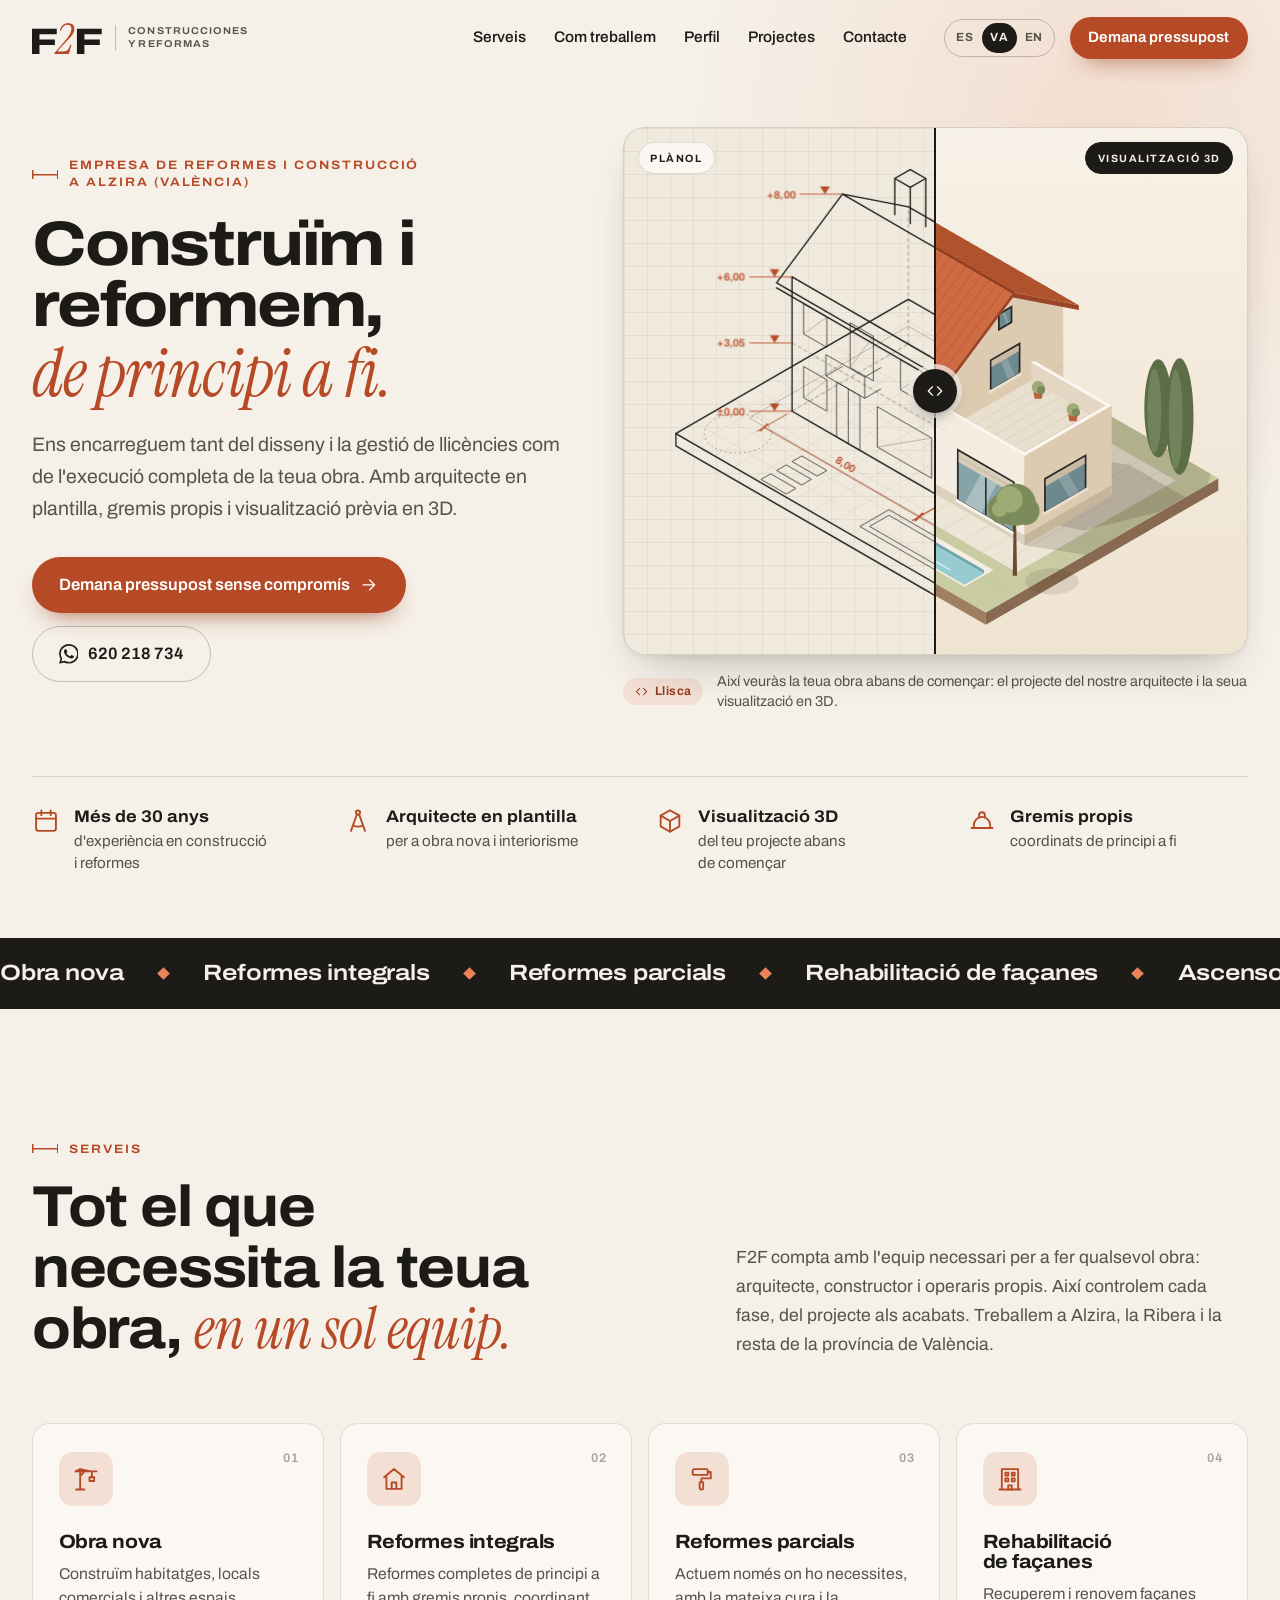
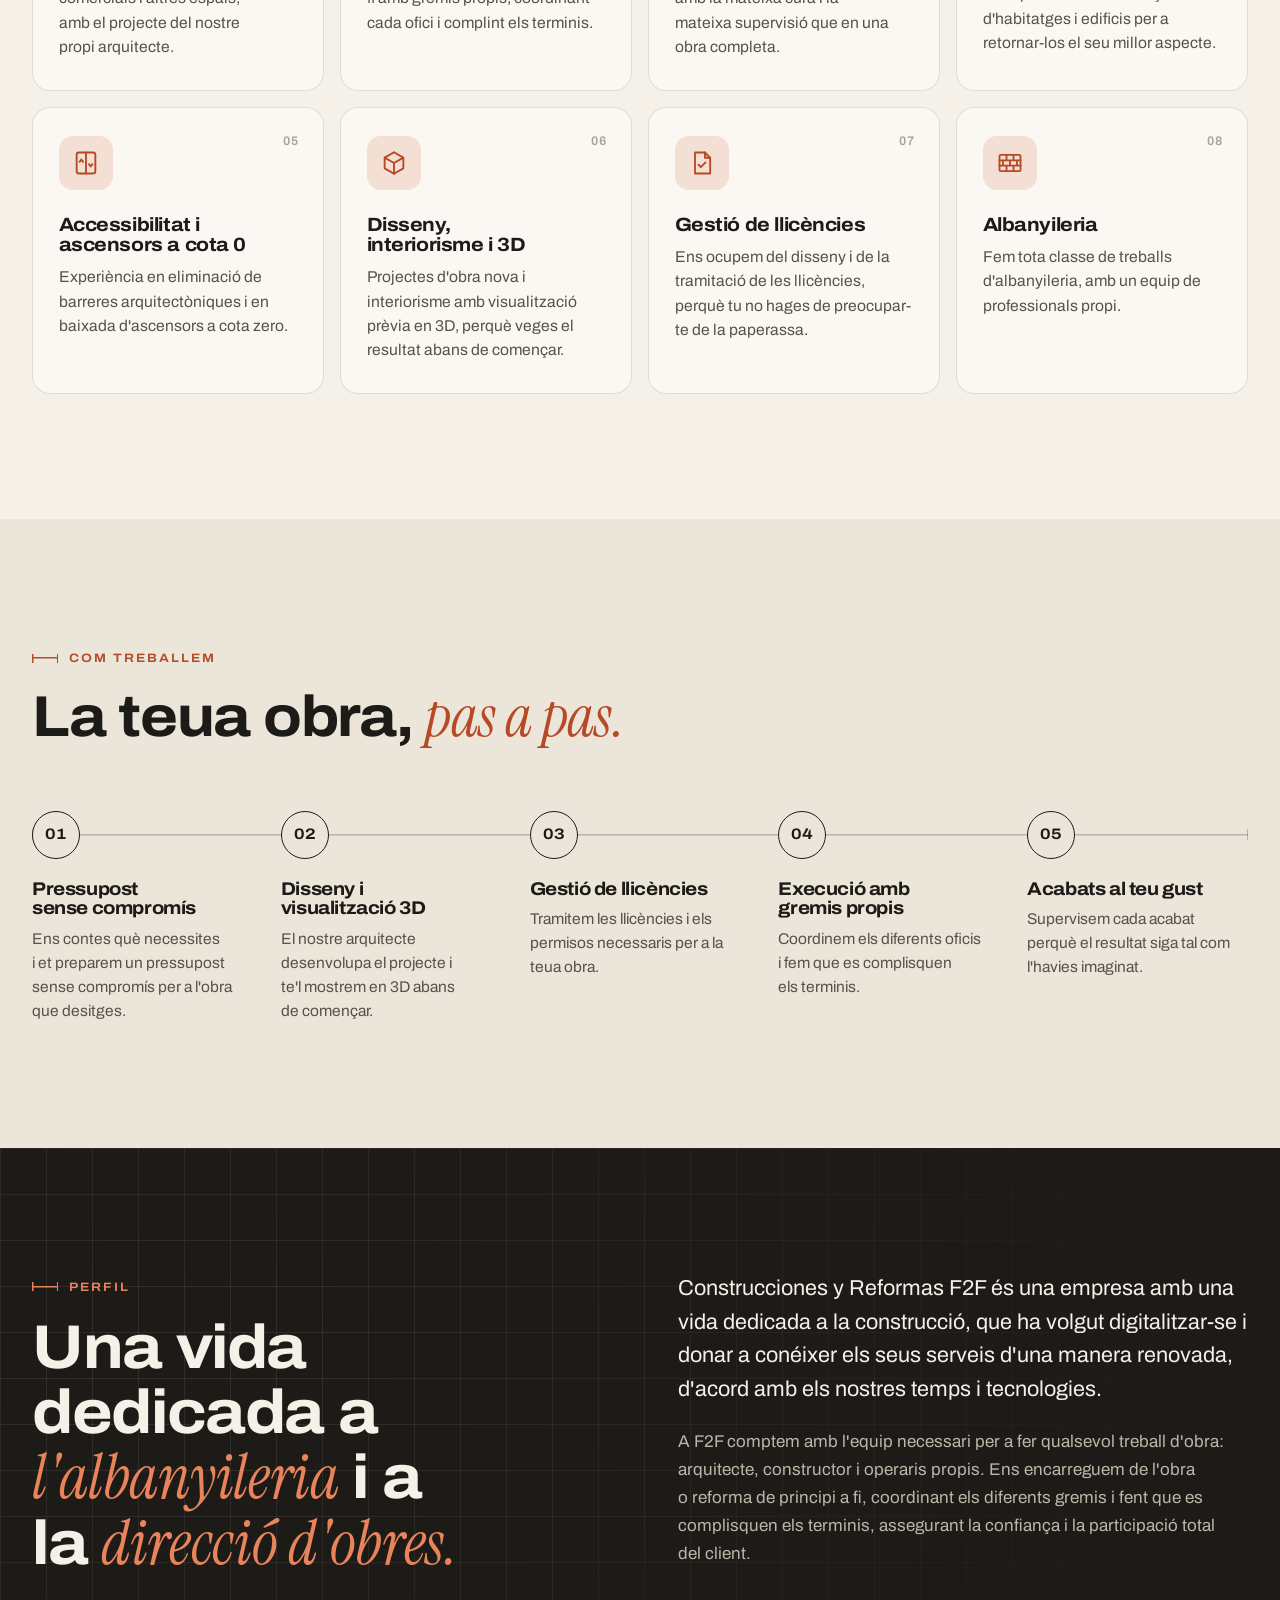
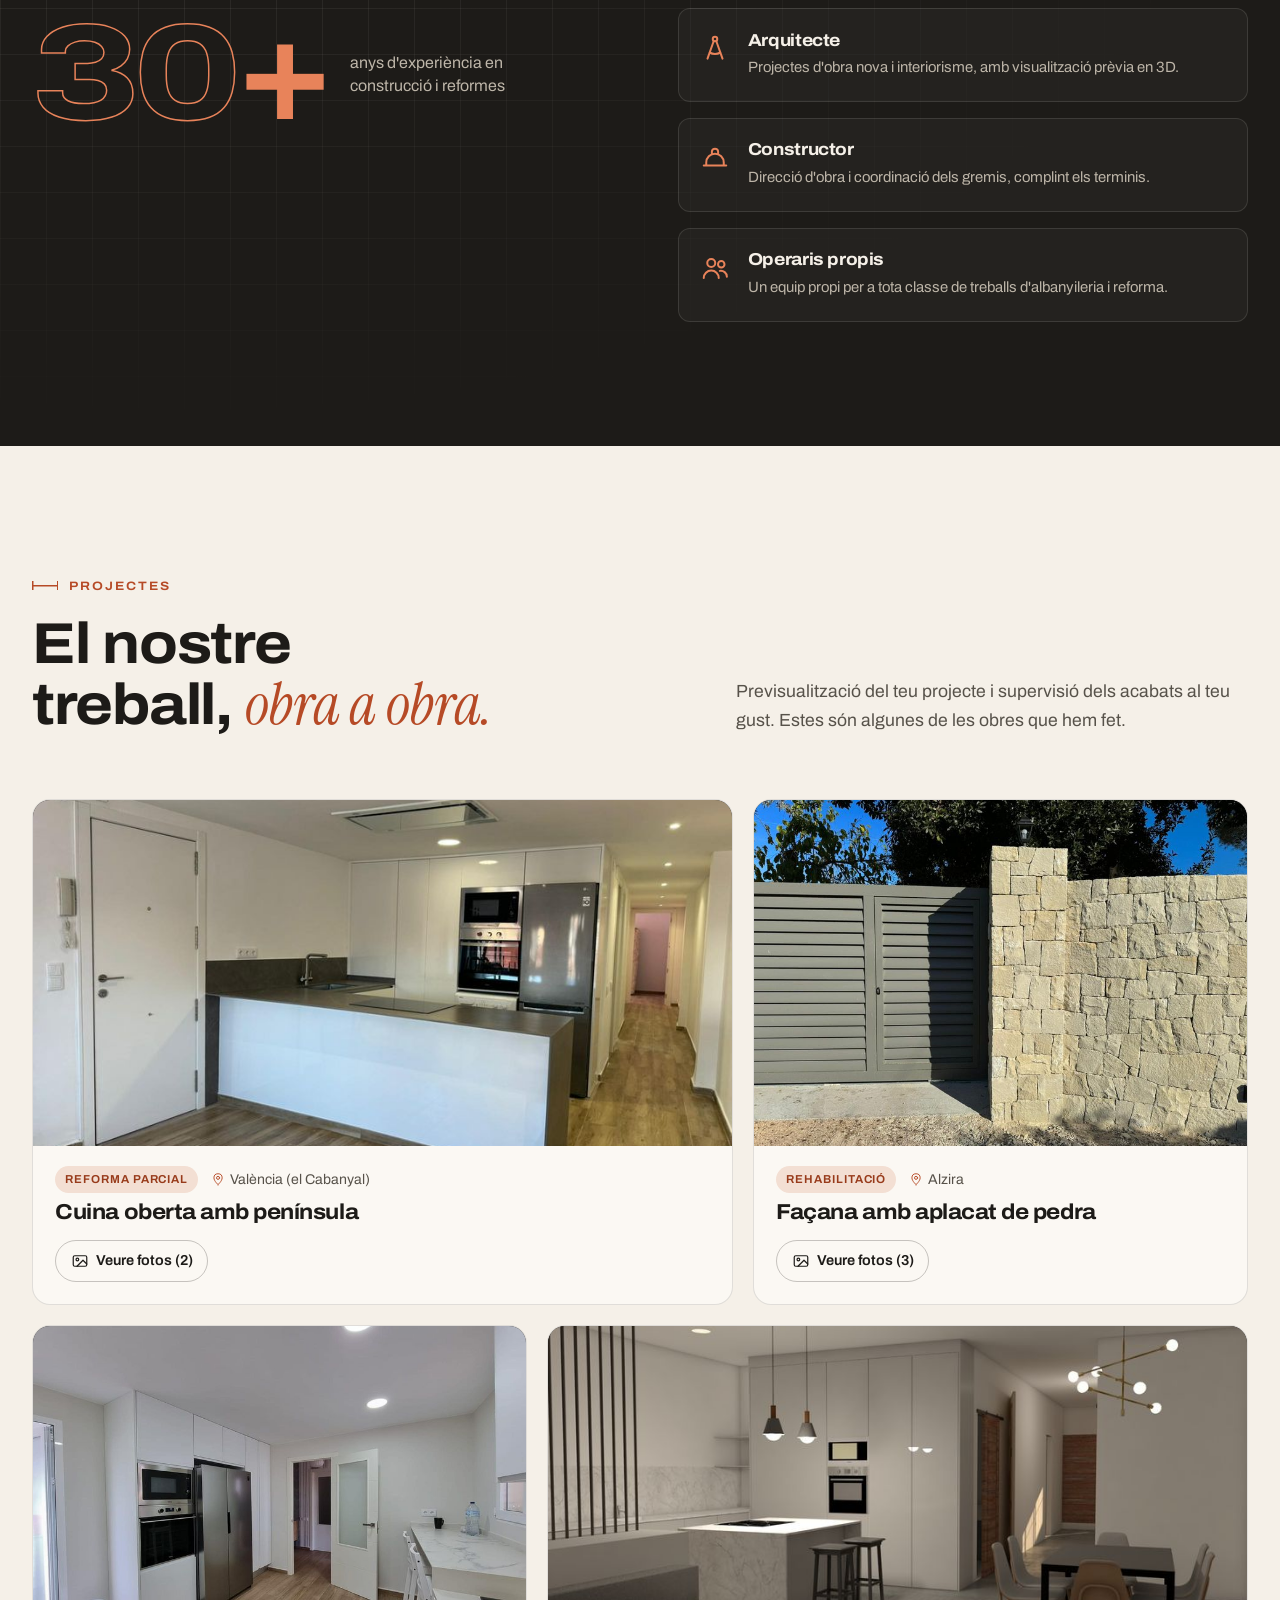
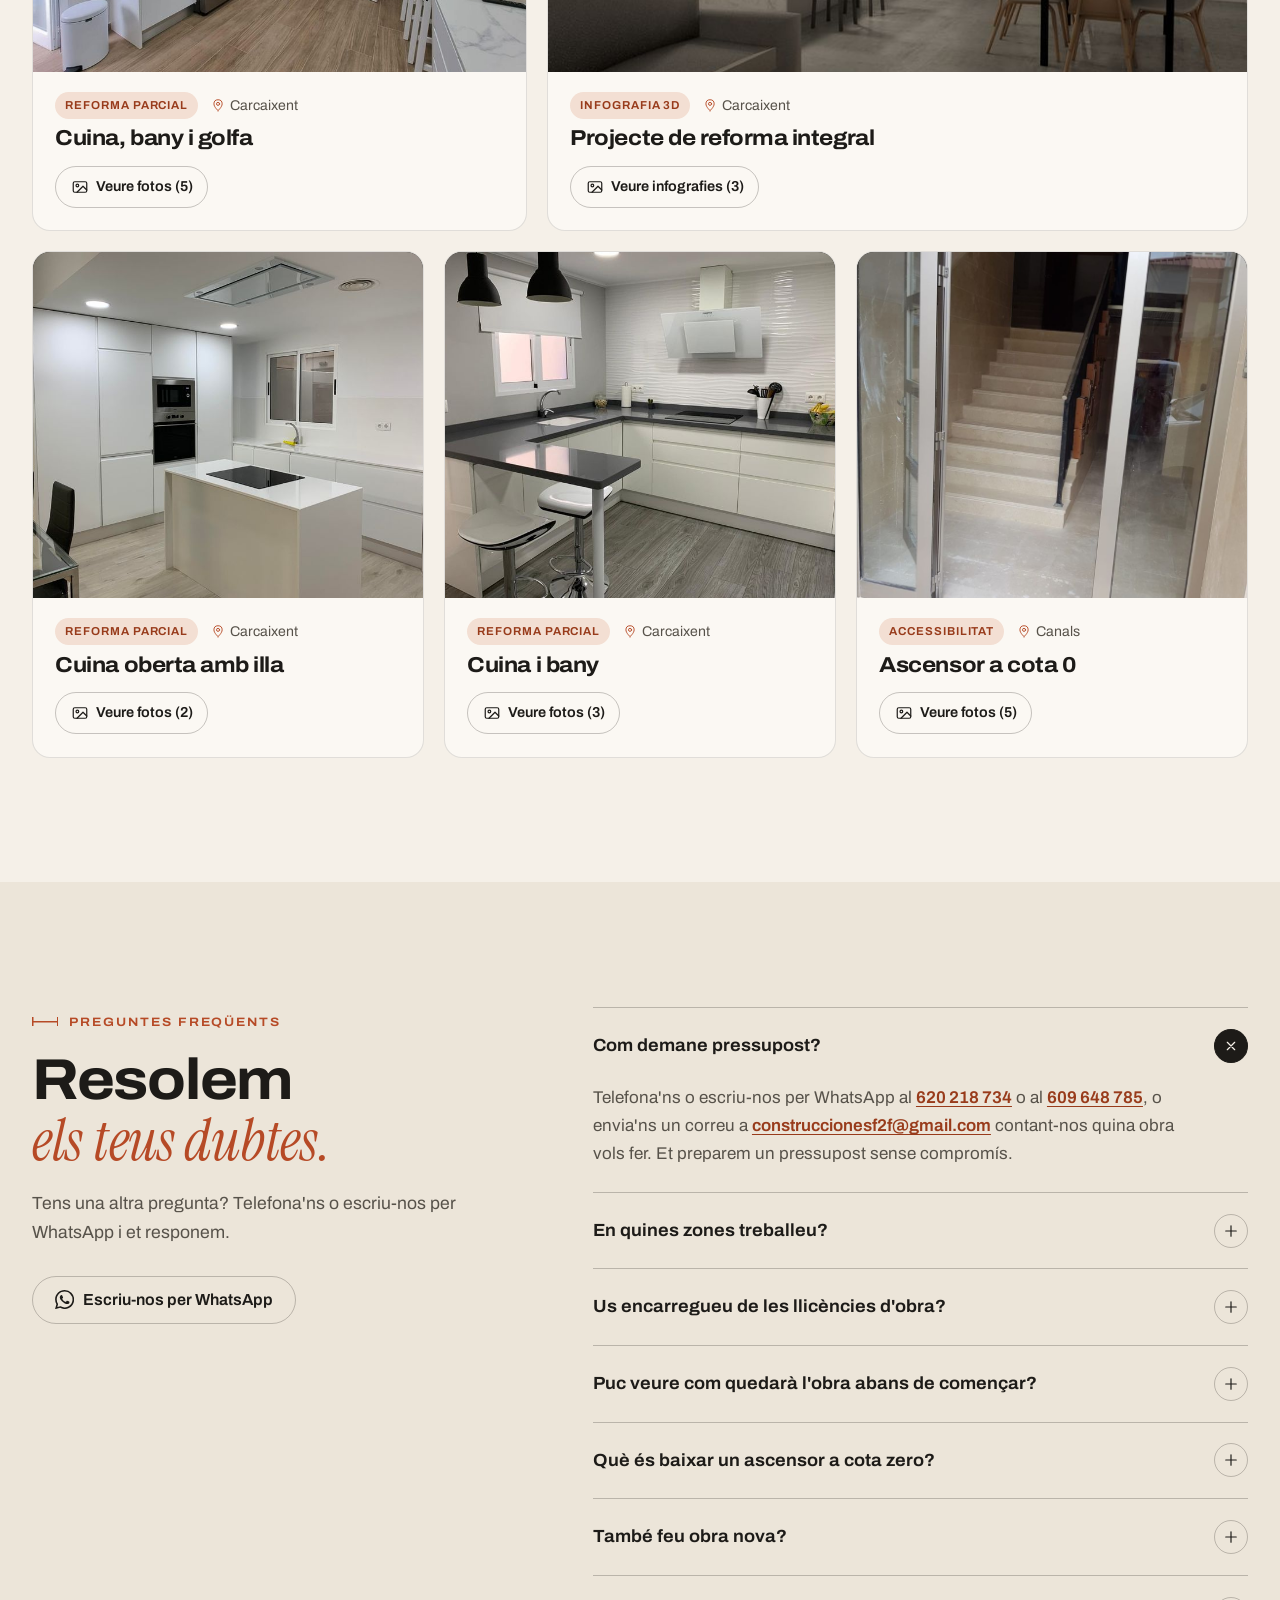
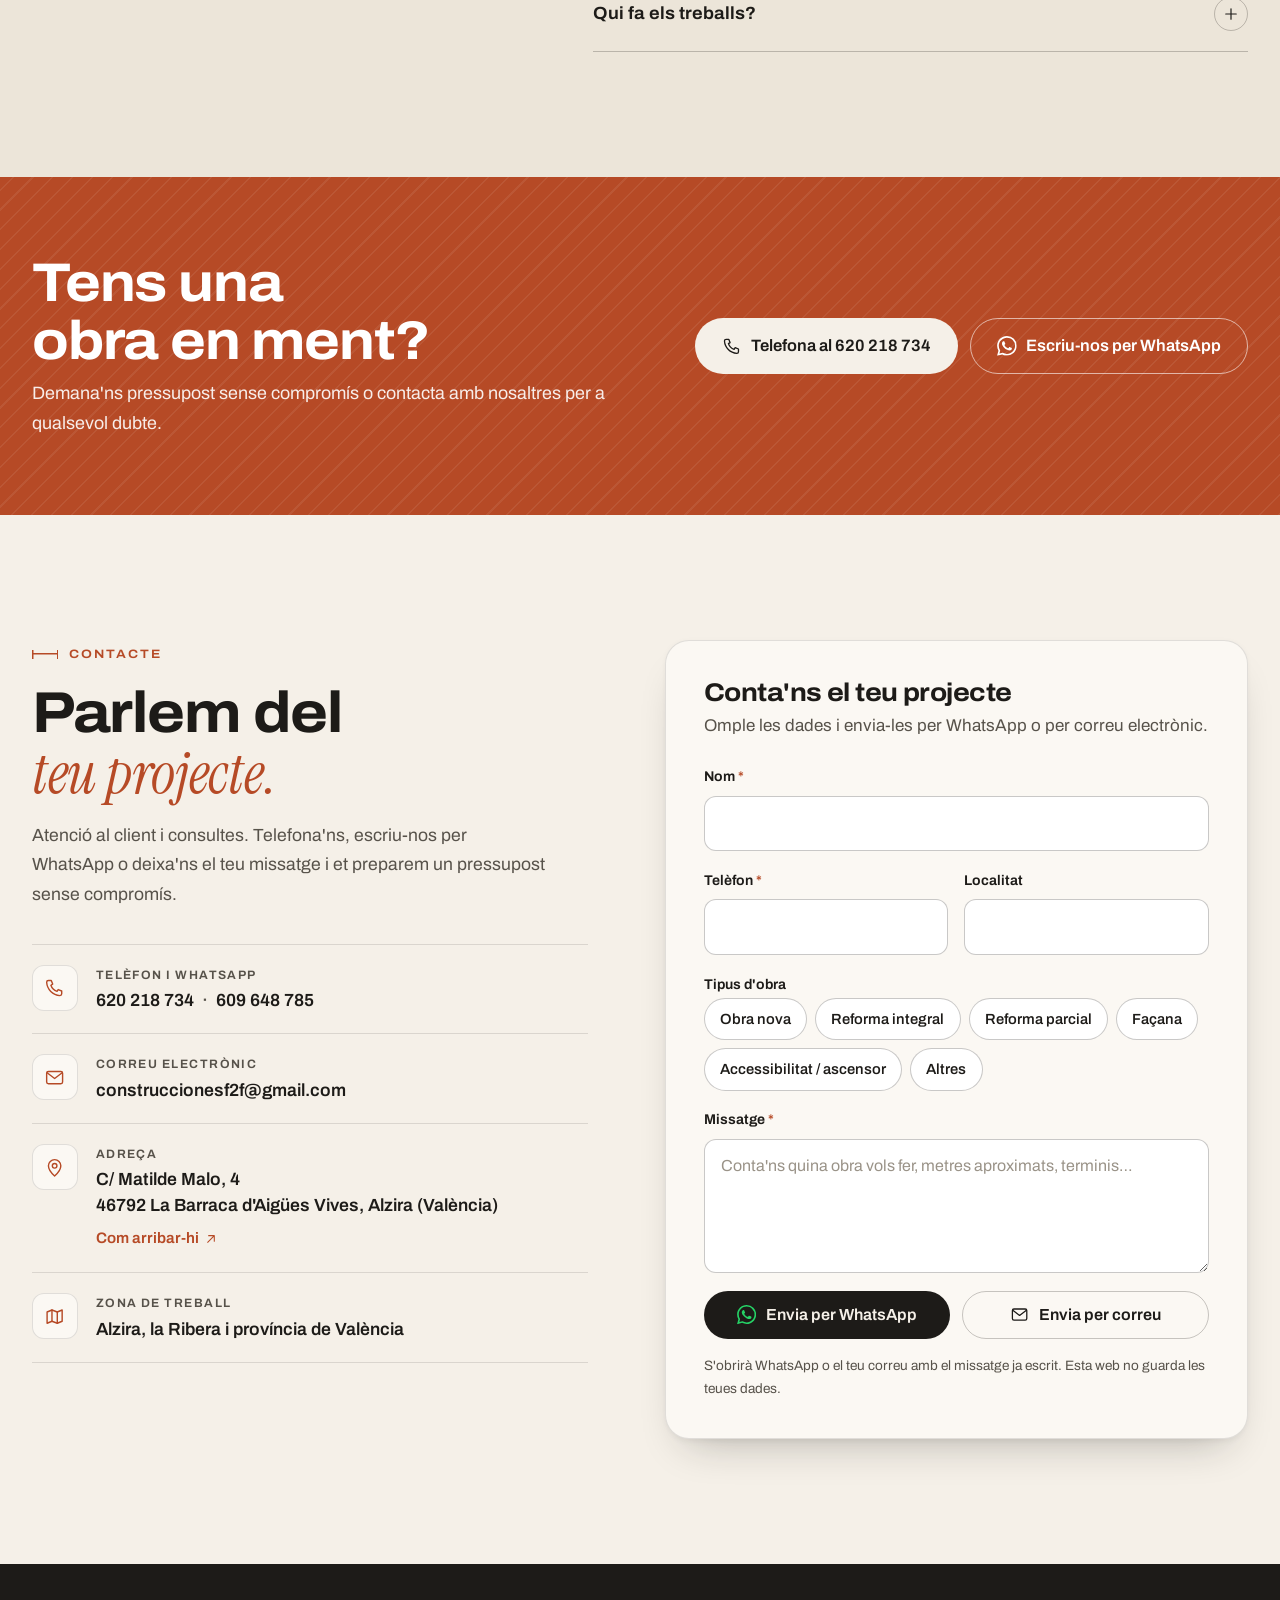
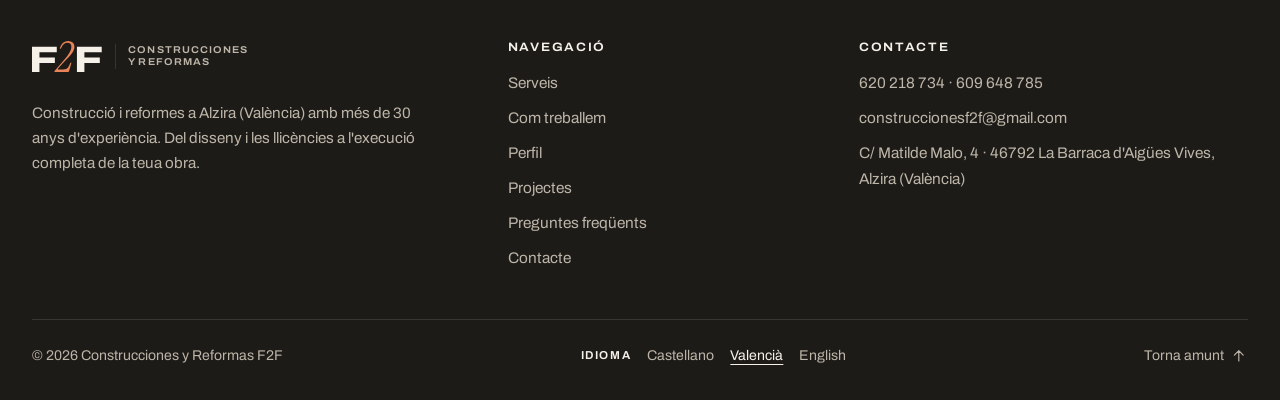
<file: va/index.html>
<!DOCTYPE html>
<!-- Generado por tools/build.py a partir de src/index.html y src/i18n.toml: no editar a mano. -->
<html lang="ca-valencia" data-root="../">
<head>
  <meta charset="utf-8">
  <meta name="viewport" content="width=device-width, initial-scale=1">
  <title>Empresa de reformes a Alzira (València) | F2F Construcciones</title>
  <meta name="description" content="Reformes integrals i parcials, obra nova, façanes i ascensors a cota zero a Alzira i la Ribera. Més de 30 anys d&#x27;experiència. Pressupost sense compromís.">
  <meta name="robots" content="index, follow, max-image-preview:large, max-snippet:-1, max-video-preview:-1">
  <link rel="canonical" href="https://www.f2fconstruccionesyreformas.com/va/">
  <link rel="alternate" hreflang="es" href="https://www.f2fconstruccionesyreformas.com/">
  <link rel="alternate" hreflang="ca" href="https://www.f2fconstruccionesyreformas.com/va/">
  <link rel="alternate" hreflang="en" href="https://www.f2fconstruccionesyreformas.com/en/">
  <link rel="alternate" hreflang="x-default" href="https://www.f2fconstruccionesyreformas.com/">
  <meta name="theme-color" content="#f5f0e8">
  <meta name="geo.region" content="ES-V">
  <meta name="geo.placename" content="Alzira">

  <meta property="og:type" content="website">
  <meta property="og:locale" content="ca_ES">
  <meta property="og:locale:alternate" content="es_ES">
  <meta property="og:locale:alternate" content="en_GB">
  <meta property="og:site_name" content="Construcciones y Reformas F2F">
  <meta property="og:title" content="Construcciones y Reformas F2F · Alzira (València)">
  <meta property="og:description" content="Obra nova i reformes de principi a fi, amb arquitecte propi i visualització prèvia en 3D. Més de 30 anys d&#x27;experiència. Pressupost sense compromís.">
  <meta property="og:url" content="https://www.f2fconstruccionesyreformas.com/va/">
  <meta property="og:image" content="https://www.f2fconstruccionesyreformas.com/assets/img/og-image-va.jpg">
  <meta property="og:image:type" content="image/jpeg">
  <meta property="og:image:width" content="1200">
  <meta property="og:image:height" content="630">
  <meta property="og:image:alt" content="F2F Construcciones y Reformas: construïm i reformem, de principi a fi. Alzira (València).">
  <meta name="twitter:card" content="summary_large_image">

  <link rel="icon" href="../favicon.ico" sizes="32x32">
  <link rel="icon" href="../favicon.svg" type="image/svg+xml">
  <link rel="apple-touch-icon" href="../assets/img/apple-touch-icon.png">
  <link rel="manifest" href="../manifest.webmanifest">
  <link rel="preload" href="../assets/fonts/archivo-var.woff2" as="font" type="font/woff2" crossorigin>
  <link rel="preload" href="../assets/fonts/instrument-serif-italic.woff2" as="font" type="font/woff2" crossorigin>
  <link rel="stylesheet" href="../assets/css/styles.css?v=974ce9cad8">
  <script>document.documentElement.classList.add('js')</script>
  <script src="../assets/js/main.js?v=2aeefb6ede" defer></script>
  <script type="application/json" id="i18n">{"menu_open": "Obri el menú", "menu_close": "Tanca el menú", "compare_value": "{p} % plànol, {q} % visualització 3D", "form_error": "Per favor, indica el teu nom, el teu telèfon i el missatge.", "form_ok_whatsapp": "S'ha obert WhatsApp amb el teu missatge: només has de polsar «Envia». Si no s'obri, telefona'ns al 620 218 734.", "form_ok_email": "S'ha obert el teu correu amb el missatge ja escrit. Si no s'obri, escriu-nos a {email}.", "msg_hello": "Hola, em dic {name}.", "msg_type": "Tipus d'obra: {value}", "msg_town": "Localitat: {value}", "msg_phone": "Telèfon: {value}", "mail_subject": "Sol·licitud de pressupost", "gallery_label": "Galeria de fotos", "gallery_prev": "Foto anterior", "gallery_next": "Foto següent", "gallery_close": "Tanca la galeria", "photo_alt": "{label} (foto {n} de {total})", "render_alt": "{label} (infografia 3D {n} de {total})", "view_photos": "Veure fotos ({total})", "view_renders": "Veure infografies ({total})", "in_place": "{title} a {place}"}</script>

  <!-- Datos estructurados (schema.org): empresa, servicios, web, página y preguntas frecuentes -->
  <script type="application/ld+json">
  {
    "@context": "https://schema.org",
    "@graph": [
      {
        "@type": "GeneralContractor",
        "@id": "https://www.f2fconstruccionesyreformas.com/#empresa",
        "name": "Construcciones y Reformas F2F",
        "alternateName": ["F2F Construcciones y Reformas", "construccionesf2f"],
        "description": "Empresa de construcció i reformes a Alzira (València) amb més de 30 anys d'experiència: obra nova, reformes integrals i parcials, rehabilitació de façanes i ascensors a cota zero, amb arquitecte propi i visualització prèvia en 3D.",
        "slogan": "Construïm i reformem, de principi a fi.",
        "url": "https://www.f2fconstruccionesyreformas.com/",
        "logo": { "@type": "ImageObject", "url": "https://www.f2fconstruccionesyreformas.com/assets/img/icon-512.png", "width": 512, "height": 512 },
        "image": ["https://www.f2fconstruccionesyreformas.com/assets/img/og-image-va.jpg", "https://www.f2fconstruccionesyreformas.com/assets/img/proyectos/cocina-cabanyal-valencia-1.jpg", "https://www.f2fconstruccionesyreformas.com/assets/img/proyectos/fachada-alzira-1.jpg", "https://www.f2fconstruccionesyreformas.com/assets/img/proyectos/cocina-bano-buhardilla-carcaixent-1.jpg", "https://www.f2fconstruccionesyreformas.com/assets/img/proyectos/cocina-isla-carcaixent-1.jpg", "https://www.f2fconstruccionesyreformas.com/assets/img/proyectos/cocina-bano-carcaixent-1.jpg", "https://www.f2fconstruccionesyreformas.com/assets/img/proyectos/ascensor-canals-1.jpg"],
        "email": "construccionesf2f@gmail.com",
        "telephone": "+34 620 218 734",
        "contactPoint": [
          { "@type": "ContactPoint", "telephone": "+34 620 218 734", "contactType": "customer service", "availableLanguage": ["es", "ca"] },
          { "@type": "ContactPoint", "telephone": "+34 609 648 785", "contactType": "customer service", "availableLanguage": ["es", "ca"] }
        ],
        "address": {
          "@type": "PostalAddress",
          "streetAddress": "C/ Matilde Malo, 4",
          "postalCode": "46792",
          "addressLocality": "La Barraca d'Aigües Vives, Alzira",
          "addressRegion": "Valencia",
          "addressCountry": "ES"
        },
        "hasMap": "https://www.google.com/maps/search/?api=1&query=C%2F%20Matilde%20Malo%204%2C%2046792%20La%20Barraca%20d%27Aig%C3%BCes%20Vives%2C%20Alzira%2C%20Valencia",
        "areaServed": [
          { "@type": "City", "name": "Alzira" },
          { "@type": "City", "name": "Carcaixent" },
          { "@type": "City", "name": "Canals" },
          { "@type": "City", "name": "Valencia" },
          { "@type": "AdministrativeArea", "name": "Ribera Alta" },
          { "@type": "AdministrativeArea", "name": "Provincia de Valencia" }
        ],
        "knowsAbout": ["Obra nova", "Reformes integrals", "Reformes parcials", "Rehabilitació de façanes", "Ascensors a cota zero", "Barreres arquitectòniques", "Interiorisme", "Gestió de llicències", "Albanyileria"],
        "sameAs": ["https://www.paginasamarillas.es/f/la-barraca-d-aigues-vives/construcciones-y-reformas-f2f_220996193_000000001.html"],
        "hasOfferCatalog": {
          "@type": "OfferCatalog",
          "name": "Serveis",
          "itemListElement": [
            { "@type": "Offer", "itemOffered": { "@type": "Service", "name": "Obra nova", "description": "Construïm habitatges, locals comercials i altres espais, amb el projecte del nostre propi arquitecte.", "provider": { "@id": "https://www.f2fconstruccionesyreformas.com/#empresa" } } },
            { "@type": "Offer", "itemOffered": { "@type": "Service", "name": "Reformes integrals", "description": "Reformes completes de principi a fi amb gremis propis, coordinant cada ofici i complint els terminis.", "provider": { "@id": "https://www.f2fconstruccionesyreformas.com/#empresa" } } },
            { "@type": "Offer", "itemOffered": { "@type": "Service", "name": "Reformes parcials", "description": "Actuem només on ho necessites, amb la mateixa cura i la mateixa supervisió que en una obra completa.", "provider": { "@id": "https://www.f2fconstruccionesyreformas.com/#empresa" } } },
            { "@type": "Offer", "itemOffered": { "@type": "Service", "name": "Rehabilitació de façanes", "description": "Recuperem i renovem façanes d'habitatges i edificis per a retornar-los el seu millor aspecte.", "provider": { "@id": "https://www.f2fconstruccionesyreformas.com/#empresa" } } },
            { "@type": "Offer", "itemOffered": { "@type": "Service", "name": "Accessibilitat i ascensors a cota 0", "description": "Experiència en eliminació de barreres arquitectòniques i en baixada d'ascensors a cota zero.", "provider": { "@id": "https://www.f2fconstruccionesyreformas.com/#empresa" } } },
            { "@type": "Offer", "itemOffered": { "@type": "Service", "name": "Disseny, interiorisme i 3D", "description": "Projectes d'obra nova i interiorisme amb visualització prèvia en 3D, perquè veges el resultat abans de començar.", "provider": { "@id": "https://www.f2fconstruccionesyreformas.com/#empresa" } } },
            { "@type": "Offer", "itemOffered": { "@type": "Service", "name": "Gestió de llicències", "description": "Ens ocupem del disseny i de la tramitació de les llicències, perquè tu no hages de preocupar-te de la paperassa.", "provider": { "@id": "https://www.f2fconstruccionesyreformas.com/#empresa" } } },
            { "@type": "Offer", "itemOffered": { "@type": "Service", "name": "Albanyileria", "description": "Fem tota classe de treballs d'albanyileria, amb un equip de professionals propi.", "provider": { "@id": "https://www.f2fconstruccionesyreformas.com/#empresa" } } }
          ]
        }
      },
      {
        "@type": "WebSite",
        "@id": "https://www.f2fconstruccionesyreformas.com/#web",
        "url": "https://www.f2fconstruccionesyreformas.com/",
        "name": "Construcciones y Reformas F2F",
        "inLanguage": ["es", "ca-valencia", "en"],
        "publisher": { "@id": "https://www.f2fconstruccionesyreformas.com/#empresa" }
      },
      {
        "@type": "WebPage",
        "@id": "https://www.f2fconstruccionesyreformas.com/va/#webpage",
        "url": "https://www.f2fconstruccionesyreformas.com/va/",
        "name": "Empresa de reformes a Alzira (València) | F2F Construcciones",
        "description": "Reformes integrals i parcials, obra nova, façanes i ascensors a cota zero a Alzira i la Ribera. Més de 30 anys d'experiència. Pressupost sense compromís.",
        "inLanguage": "ca-valencia",
        "isPartOf": { "@id": "https://www.f2fconstruccionesyreformas.com/#web" },
        "about": { "@id": "https://www.f2fconstruccionesyreformas.com/#empresa" },
        "primaryImageOfPage": { "@type": "ImageObject", "url": "https://www.f2fconstruccionesyreformas.com/assets/img/og-image-va.jpg" }
      },
      {
        "@type": "FAQPage",
        "@id": "https://www.f2fconstruccionesyreformas.com/va/#preguntas",
        "inLanguage": "ca-valencia",
        "isPartOf": { "@id": "https://www.f2fconstruccionesyreformas.com/va/#webpage" },
        "mainEntity": [
          { "@type": "Question", "name": "Com demane pressupost?", "acceptedAnswer": { "@type": "Answer", "text": "Telefona'ns o escriu-nos per WhatsApp al 620 218 734 o al 609 648 785, o envia'ns un correu a construccionesf2f@gmail.com contant-nos quina obra vols fer. Et preparem un pressupost sense compromís." } },
          { "@type": "Question", "name": "En quines zones treballeu?", "acceptedAnswer": { "@type": "Answer", "text": "Som a la Barraca d'Aigües Vives (Alzira) i treballem a Alzira, la Ribera i la resta de la província de València. Hem fet obres a Alzira, Carcaixent, Canals i a la ciutat de València (el Cabanyal)." } },
          { "@type": "Question", "name": "Us encarregueu de les llicències d'obra?", "acceptedAnswer": { "@type": "Answer", "text": "Sí. Ens encarreguem tant del disseny i la gestió de llicències com de l'execució completa de l'obra, perquè no hages de preocupar-te de la paperassa." } },
          { "@type": "Question", "name": "Puc veure com quedarà l'obra abans de començar?", "acceptedAnswer": { "@type": "Answer", "text": "Sí. El nostre arquitecte desenvolupa el projecte i te'l mostrem amb una visualització prèvia en 3D. Després supervisem els acabats perquè queden al teu gust." } },
          { "@type": "Question", "name": "Què és baixar un ascensor a cota zero?", "acceptedAnswer": { "@type": "Answer", "text": "És adaptar l'ascensor d'un edifici perquè arribe fins al nivell del carrer (cota 0), de manera que ja no calga pujar escales per a arribar-hi. És una de les obres més habituals per a eliminar barreres arquitectòniques en comunitats de veïns, i a F2F tenim experiència en este tipus de treballs." } },
          { "@type": "Question", "name": "També feu obra nova?", "acceptedAnswer": { "@type": "Answer", "text": "Sí. A més de reformes integrals i parcials, construïm habitatges, locals comercials i altres espais, amb el projecte del nostre propi arquitecte." } },
          { "@type": "Question", "name": "Qui fa els treballs?", "acceptedAnswer": { "@type": "Answer", "text": "El nostre propi equip: arquitecte, constructor i operaris propis. Coordinem tots els gremis de l'obra de principi a fi i fem que es complisquen els terminis." } }
        ]
      }
    ]
  }
  </script>
</head>
<body>
  <!-- Iconos y patrones compartidos -->
  <svg class="sprite" aria-hidden="true" focusable="false" xmlns="http://www.w3.org/2000/svg">
    <defs>
      <pattern id="hatch" width="8" height="8" patternUnits="userSpaceOnUse" patternTransform="rotate(45)">
        <line x1="0" y1="0" x2="0" y2="8" stroke="#e8835a" stroke-width="1.5" stroke-opacity=".55"/>
      </pattern>
      <pattern id="hatch-soft" width="8" height="8" patternUnits="userSpaceOnUse" patternTransform="rotate(45)">
        <line x1="0" y1="0" x2="0" y2="8" stroke="#f5f0e8" stroke-width="1" stroke-opacity=".16"/>
      </pattern>
    </defs>
    <symbol id="i-phone" viewBox="0 0 24 24"><path d="M5 4h3.2l1.6 4-2 1.3a11 11 0 0 0 6.9 6.9l1.3-2 4 1.6V19a2 2 0 0 1-2 2A16 16 0 0 1 3 6a2 2 0 0 1 2-2z"/></symbol>
    <symbol id="i-mail" viewBox="0 0 24 24"><rect x="3" y="5" width="18" height="14" rx="2"/><path d="M3.5 6.5 12 13l8.5-6.5"/></symbol>
    <symbol id="i-pin" viewBox="0 0 24 24"><path d="M12 21.5s-7-6-7-11.5a7 7 0 0 1 14 0c0 5.5-7 11.5-7 11.5z"/><circle cx="12" cy="10" r="2.6"/></symbol>
    <symbol id="i-map" viewBox="0 0 24 24"><path d="M9 4.5 3.5 6.8v12.7L9 17.2l6 2.3 5.5-2.3V4.5L15 6.8z"/><path d="M9 4.5v12.7M15 6.8v12.7"/></symbol>
    <symbol id="i-whatsapp" viewBox="0 0 24 24"><path fill="currentColor" stroke="none" d="M17.472 14.382c-.297-.149-1.758-.867-2.03-.967-.273-.099-.471-.148-.67.15-.197.297-.767.966-.94 1.164-.173.199-.347.223-.644.075-.297-.15-1.255-.463-2.39-1.475-.883-.788-1.48-1.761-1.653-2.059-.173-.297-.018-.458.13-.606.134-.133.298-.347.446-.52.149-.174.198-.298.298-.497.099-.198.05-.371-.025-.52-.075-.149-.669-1.612-.916-2.207-.242-.579-.487-.5-.669-.51-.173-.008-.371-.01-.57-.01-.198 0-.52.074-.792.372-.272.297-1.04 1.016-1.04 2.479 0 1.462 1.065 2.875 1.213 3.074.149.198 2.096 3.2 5.077 4.487.709.306 1.262.489 1.694.625.712.227 1.36.195 1.871.118.571-.085 1.758-.719 2.006-1.413.248-.694.248-1.289.173-1.413-.074-.124-.272-.198-.57-.347m-5.421 7.403h-.004a9.87 9.87 0 0 1-5.031-1.378l-.361-.214-3.741.982.998-3.648-.235-.374a9.86 9.86 0 0 1-1.51-5.26c.001-5.45 4.436-9.884 9.888-9.884 2.64 0 5.122 1.03 6.988 2.898a9.825 9.825 0 0 1 2.893 6.994c-.003 5.45-4.437 9.884-9.885 9.884m8.413-18.297A11.815 11.815 0 0 0 12.05 0C5.495 0 .16 5.335.157 11.892c0 2.096.547 4.142 1.588 5.945L.057 24l6.305-1.654a11.882 11.882 0 0 0 5.683 1.448h.005c6.554 0 11.89-5.335 11.893-11.893a11.821 11.821 0 0 0-3.48-8.413z"/></symbol>
    <symbol id="i-arrow" viewBox="0 0 24 24"><path d="M5 12h14M13 6l6 6-6 6"/></symbol>
    <symbol id="i-arrow-ne" viewBox="0 0 24 24"><path d="M7 17 17 7M8.5 7H17v8.5"/></symbol>
    <symbol id="i-arrow-up" viewBox="0 0 24 24"><path d="M12 19V5M6 11l6-6 6 6"/></symbol>
    <symbol id="i-close" viewBox="0 0 24 24"><path d="M6 6l12 12M18 6 6 18"/></symbol>
    <symbol id="i-chev-left" viewBox="0 0 24 24"><path d="M15 5l-7 7 7 7"/></symbol>
    <symbol id="i-chev-right" viewBox="0 0 24 24"><path d="M9 5l7 7-7 7"/></symbol>
    <symbol id="i-drag" viewBox="0 0 24 24"><path d="M9 7l-5 5 5 5M15 7l5 5-5 5"/></symbol>
    <symbol id="i-photo" viewBox="0 0 24 24"><rect x="3" y="5" width="18" height="14" rx="2"/><circle cx="8.5" cy="10" r="1.8"/><path d="m21 16-5-5-8 8"/></symbol>
    <symbol id="i-plus" viewBox="0 0 24 24"><path d="M12 5v14M5 12h14"/></symbol>
    <symbol id="i-check" viewBox="0 0 24 24"><path d="M5 12.5 9.5 17 19 7"/></symbol>
    <symbol id="i-calendar" viewBox="0 0 24 24"><rect x="3.5" y="5" width="17" height="15.5" rx="2"/><path d="M3.5 10h17M8 3v4M16 3v4"/></symbol>
    <symbol id="i-compass" viewBox="0 0 24 24"><circle cx="12" cy="4.8" r="1.8"/><path d="M11 6.4 6 20.5M13 6.4l5 14.1M7.6 15.6c2.9 1.6 5.9 1.6 8.8 0"/></symbol>
    <symbol id="i-cube" viewBox="0 0 24 24"><path d="M12 2.8l8 4.6v9.2l-8 4.6-8-4.6V7.4z"/><path d="M4 7.4l8 4.6 8-4.6M12 12v9.2"/></symbol>
    <symbol id="i-helmet" viewBox="0 0 24 24"><path d="M3 18h18M5 18v-2.5a7 7 0 0 1 14 0V18M9.5 9.2V7a2.5 2.5 0 0 1 5 0v2.2"/></symbol>
    <symbol id="i-users" viewBox="0 0 24 24"><circle cx="9" cy="8" r="3.2"/><path d="M3 20a6 6 0 0 1 12 0"/><circle cx="17" cy="9" r="2.6"/><path d="M15.8 14.3A4.8 4.8 0 0 1 21.5 19"/></symbol>
    <symbol id="i-crane" viewBox="0 0 24 24"><path d="M7 21V3.5M3.5 21h7M3 5.5h18M7 3.5 3 5.5M7 3.5l9 2M7 9.5l3.8-4M17 5.5v5"/><rect x="15" y="10.5" width="4" height="3.2"/></symbol>
    <symbol id="i-home" viewBox="0 0 24 24"><path d="M3.5 10.5 12 3.5l8.5 7M5.5 9v11.5h13V9M10 20.5V15h4v5.5"/></symbol>
    <symbol id="i-roller" viewBox="0 0 24 24"><rect x="4" y="3.5" width="13" height="5" rx="1.5"/><path d="M17 6h2.5v5.5h-8v3"/><rect x="10" y="14.5" width="3" height="6.5" rx="1"/></symbol>
    <symbol id="i-facade" viewBox="0 0 24 24"><path d="M5 21V3.5h14V21M3 21h18"/><path d="M8 6.5h2.5V9H8zM13.5 6.5H16V9h-2.5zM8 11.5h2.5V14H8zM13.5 11.5H16V14h-2.5zM10.5 21v-3.5h3V21"/></symbol>
    <symbol id="i-elevator" viewBox="0 0 24 24"><rect x="4" y="3" width="16" height="18" rx="2"/><path d="M12 3v18M6.5 11 8 9l1.5 2M14.5 13l1.5 2 1.5-2"/></symbol>
    <symbol id="i-doc" viewBox="0 0 24 24"><path d="M6 3h8.5L19 7.5V21H6z"/><path d="M14.5 3v4.5H19M9 13.5l2 2 4-4"/></symbol>
    <symbol id="i-bricks" viewBox="0 0 24 24"><rect x="3" y="5" width="18" height="14" rx="1"/><path d="M3 9.7h18M3 14.3h18M9 5v4.7M15 5v4.7M6 9.7v4.6M12 9.7v4.6M18 9.7v4.6M9 14.3V19M15 14.3V19"/></symbol>
  </svg>

  <a class="skip-link" href="#main">Salta al contingut</a>

  <header class="site-header" data-header>
    <div class="container header__inner">
      <a class="brand" href="#inicio" aria-label="F2F Construcciones y Reformas, anar a l&#x27;inici">
        <svg class="brand__logo" viewBox="0 -123.08 276.84 123.08" aria-hidden="true" focusable="false"><path class="brand__f" d="M12.28 0V-99.93H110.66V-78H41.88V-57.82H103.05V-35.89H41.88V0Z" transform="translate(-12.28 0)"/><path class="brand__two" d="M-3.2 0Q-6.07 0 -6.07 -1.69Q-6.07 -3.37 -3.37 -6.24L24.28 -37.94Q29.67 -44.17 36.17 -51.68Q42.66 -59.18 48.47 -67.53Q54.29 -75.87 58.08 -84.39Q61.88 -92.9 61.88 -101.16Q61.88 -108.41 57.92 -112.46Q53.95 -116.51 46.2 -116.51Q38.95 -116.51 32.12 -111.53Q25.29 -106.56 20.91 -94.59Q20.06 -92.23 18.21 -92.23Q17.03 -92.23 16.52 -93.24Q16.02 -94.25 16.52 -95.77Q20.06 -105.88 25.29 -111.87Q30.52 -117.85 36.59 -120.47Q42.66 -123.08 48.73 -123.08Q60.36 -123.08 67.19 -116.84Q74.02 -110.6 74.02 -100.15Q74.02 -91.22 69.3 -82.62Q64.58 -74.02 57.24 -65.76Q49.91 -57.49 41.98 -49.74Q34.06 -41.98 27.82 -34.9L9.27 -13.99Q7.92 -12.48 8.35 -11.3Q8.77 -10.12 10.96 -10.12H29.84Q36.42 -10.12 40.55 -11.63Q44.68 -13.15 47.8 -16.94Q50.92 -20.74 54.12 -27.99L57.49 -35.58Q58.34 -37.43 60.02 -37.43Q62.55 -37.43 61.71 -34.4L52.6 -3.2Q52.1 -1.35 50.75 -0.67Q49.4 0 47.55 0Z" transform="translate(94.45 0)"/><path class="brand__f" d="M12.28 0V-99.93H110.66V-78H41.88V-57.82H103.05V-35.89H41.88V0Z" transform="translate(166.18 0)"/></svg>
        <span class="brand__tag">Construcciones<br>y Reformas</span>
      </a>

      <nav class="nav" id="menu" aria-label="Principal">
        <ul class="nav__list">
          <li><a href="#servicios">Serveis</a></li>
          <li><a href="#metodo">Com treballem</a></li>
          <li><a href="#perfil">Perfil</a></li>
          <li><a href="#proyectos">Projectes</a></li>
          <li><a href="#contacto">Contacte</a></li>
        </ul>
        <div class="nav__mobile-extra">
          <a class="btn btn--primary btn--block" href="#contacto">Demana pressupost sense compromís</a>
          <p class="nav__phones">
            <a href="tel:+34620218734"><svg class="icon" aria-hidden="true"><use href="#i-phone"/></svg>620&nbsp;218&nbsp;734</a>
            <a href="tel:+34609648785"><svg class="icon" aria-hidden="true"><use href="#i-phone"/></svg>609&nbsp;648&nbsp;785</a>
          </p>
          <div class="nav__langs">
            <p class="nav__langs-title" id="menu-lang-title">Idioma</p>
            <ul class="lang-pills" aria-labelledby="menu-lang-title">
            <li><a href="../" hreflang="es" lang="es" data-lang-link>Castellano</a></li>
            <li><a href="../va/" hreflang="ca" lang="ca-valencia" data-lang-link aria-current="page">Valencià</a></li>
            <li><a href="../en/" hreflang="en" lang="en" data-lang-link>English</a></li>
            </ul>
          </div>
        </div>
      </nav>

      <div class="header__actions">
        <a class="header__phone" href="tel:+34620218734">
          <svg class="icon" aria-hidden="true"><use href="#i-phone"/></svg>
          <span>620&nbsp;218&nbsp;734</span>
        </a>
        <nav class="lang-switch" aria-label="Idioma">
          <ul>
            <li><a href="../" hreflang="es" lang="es" data-lang-link>ES<span class="visually-hidden"> · Castellano</span></a></li>
            <li><a href="../va/" hreflang="ca" lang="ca-valencia" data-lang-link aria-current="page">VA<span class="visually-hidden"> · Valencià</span></a></li>
            <li><a href="../en/" hreflang="en" lang="en" data-lang-link>EN<span class="visually-hidden"> · English</span></a></li>
          </ul>
        </nav>
        <a class="btn btn--primary btn--sm header__cta" href="#contacto">Demana pressupost</a>
        <button class="nav-toggle" type="button" aria-controls="menu" aria-expanded="false" data-nav-toggle>
          <span class="nav-toggle__bars" aria-hidden="true"><span></span><span></span><span></span></span>
          <span class="visually-hidden">Obri el menú</span>
        </button>
      </div>
    </div>
  </header>

  <main id="main">
    <!-- ============================== INICIO -->
    <section class="hero" id="inicio" aria-labelledby="hero-title">
      <div class="container hero__grid">
        <div class="hero__copy">
          <h1 class="hero__title" id="hero-title" data-reveal>
            <span class="eyebrow hero__kicker">Empresa de reformes i construcció a Alzira&nbsp;(València)</span>
            Construïm i reformem, <em>de principi a fi.</em>
          </h1>
          <p class="hero__lead" data-reveal>Ens encarreguem tant del disseny i la gestió de llicències com de l'execució completa de la teua obra. Amb arquitecte en plantilla, gremis propis i visualització prèvia en&nbsp;3D.</p>
          <div class="hero__cta" data-reveal>
            <a class="btn btn--primary btn--lg" href="#contacto">
              Demana pressupost sense compromís
              <svg class="icon" aria-hidden="true"><use href="#i-arrow"/></svg>
            </a>
            <a class="btn btn--ghost btn--lg" href="https://wa.me/34620218734?text=Hola%2C%20m%27agradaria%20demanar%20pressupost%20per%20a%20una%20obra." target="_blank" rel="noopener">
              <svg class="icon" aria-hidden="true"><use href="#i-whatsapp"/></svg>
              620&nbsp;218&nbsp;734
            </a>
          </div>
        </div>

        <figure class="hero__art" data-reveal>
          <div class="compare is-drawing" data-compare style="--pos: 50%">
            <div class="compare__layer compare__layer--plan">
              <svg class="compare__svg" viewBox="0 0 640 540" role="img" aria-labelledby="plano-title"><title id="plano-title">Plànol isomètric d'un habitatge amb cotes</title><g class="w-grid"><line x1="292.0" y1="176.0" x2="53.0" y2="314.0"/><line x1="311.9" y1="187.5" x2="72.9" y2="325.5"/><line x1="331.8" y1="199.0" x2="92.8" y2="337.0"/><line x1="351.8" y1="210.5" x2="112.7" y2="348.5"/><line x1="371.7" y1="222.0" x2="132.7" y2="360.0"/><line x1="391.6" y1="233.5" x2="152.6" y2="371.5"/><line x1="411.5" y1="245.0" x2="172.5" y2="383.0"/><line x1="431.4" y1="256.5" x2="192.4" y2="394.5"/><line x1="451.3" y1="268.0" x2="212.3" y2="406.0"/><line x1="471.3" y1="279.5" x2="232.2" y2="417.5"/><line x1="491.2" y1="291.0" x2="252.2" y2="429.0"/><line x1="511.1" y1="302.5" x2="272.1" y2="440.5"/><line x1="531.0" y1="314.0" x2="292.0" y2="452.0"/><line x1="550.9" y1="325.5" x2="311.9" y2="463.5"/><line x1="570.9" y1="337.0" x2="331.8" y2="475.0"/><line x1="590.8" y1="348.5" x2="351.8" y2="486.5"/><line x1="610.7" y1="360.0" x2="371.7" y2="498.0"/><line x1="292.0" y1="176.0" x2="610.7" y2="360.0"/><line x1="272.1" y1="187.5" x2="590.8" y2="371.5"/><line x1="252.2" y1="199.0" x2="570.9" y2="383.0"/><line x1="232.2" y1="210.5" x2="550.9" y2="394.5"/><line x1="212.3" y1="222.0" x2="531.0" y2="406.0"/><line x1="192.4" y1="233.5" x2="511.1" y2="417.5"/><line x1="172.5" y1="245.0" x2="491.2" y2="429.0"/><line x1="152.6" y1="256.5" x2="471.3" y2="440.5"/><line x1="132.7" y1="268.0" x2="451.3" y2="452.0"/><line x1="112.7" y1="279.5" x2="431.4" y2="463.5"/><line x1="92.8" y1="291.0" x2="411.5" y2="475.0"/><line x1="72.9" y1="302.5" x2="391.6" y2="486.5"/><line x1="53.0" y1="314.0" x2="371.7" y2="498.0"/></g>
<g class="w-hidden"><path d="M172.5,291.0 L292.0,222.0 L451.3,314.0"/><path d="M292.0,222.0 L292.0,84.0"/><path d="M172.5,220.9 L331.8,312.9 L451.3,243.9"/><path d="M421.5,331.2 L501.1,377.2"/><path d="M418.5,259.4 L495.2,303.6 L411.5,351.9"/></g>
<g class="w-line"><path pathLength="1" d="M292.0,176.0 L610.7,360.0 L371.7,498.0 L53.0,314.0 Z"/><path pathLength="1" d="M53.0,314.0 L53.0,326.6 L371.7,510.6 L610.7,372.6 L610.7,360.0"/><path pathLength="1" d="M371.7,498.0 L371.7,510.6"/><path pathLength="1" d="M172.5,291.0 L331.8,383.0 L451.3,314.0"/><path pathLength="1" d="M172.5,291.0 L172.5,153.0"/><path pathLength="1" d="M331.8,383.0 L331.8,245.0"/><path pathLength="1" d="M451.3,314.0 L451.3,176.0"/><path pathLength="1" d="M172.5,153.0 L331.8,245.0 L391.6,164.5 L451.3,176.0"/><path pathLength="1" d="M292.0,80.9 L467.3,182.1 L399.6,169.1 L224.3,67.9 L292.0,80.9 Z"/><path pathLength="1" d="M224.3,67.9 L156.6,159.1 L331.8,260.3 L399.6,169.1"/><path pathLength="1" d="M156.6,164.2 L331.8,265.4 L399.6,174.2 L467.3,187.2"/><path pathLength="1" d="M278.1,89.0 L278.1,51.8 L294.0,61.0 L309.9,51.8 L294.0,42.6 L278.1,51.8"/><path pathLength="1" d="M294.0,98.2 L294.0,61.0"/><path pathLength="1" d="M309.9,101.3 L309.9,51.8"/><path pathLength="1" d="M331.8,383.0 L411.5,429.0 L501.1,377.2 L501.1,285.2"/><path pathLength="1" d="M411.5,429.0 L411.5,337.0"/><path pathLength="1" d="M421.5,239.2 L501.1,285.2 L411.5,337.0 L331.8,291.0 Z"/><path pathLength="1" d="M418.5,241.0 L495.2,285.2 L411.5,333.5 L334.8,289.3"/></g>
<g class="w-detail"><path pathLength="1" d="M184.4,277.2 L208.3,291.0 L208.3,258.8 L184.4,245.0 Z"/><path pathLength="1" d="M184.4,277.2 L208.3,258.8" class="w-faint"/><path pathLength="1" d="M218.3,317.5 L242.2,331.2 L242.2,274.9 L218.3,261.1 Z"/><path pathLength="1" d="M230.3,324.4 L230.3,268.0"/><path pathLength="1" d="M260.1,327.8 L315.9,360.0 L315.9,318.6 L260.1,286.4 Z"/><path pathLength="1" d="M260.1,327.8 L315.9,318.6" class="w-faint"/><path pathLength="1" d="M184.4,211.6 L208.3,225.5 L208.3,194.4 L184.4,180.6 Z"/><path pathLength="1" d="M184.4,211.6 L208.3,194.4" class="w-faint"/><path pathLength="1" d="M232.2,246.1 L256.1,259.9 L256.1,213.9 L232.2,200.1 Z"/><path pathLength="1" d="M232.2,246.1 L256.1,213.9" class="w-faint"/><path pathLength="1" d="M284.0,269.1 L307.9,283.0 L307.9,251.9 L284.0,238.1 Z"/><path pathLength="1" d="M284.0,269.1 L307.9,251.9" class="w-faint"/><path pathLength="1" d="M405.5,251.9 L377.6,268.0 L377.6,239.2 L405.5,223.2 Z"/><path pathLength="1" d="M397.2,199.2 L386.0,205.7 L386.0,191.9 L397.2,185.4 Z"/><path pathLength="1" d="M224.3,245.0 L207.3,254.8 L247.2,277.8 L264.1,268.0"/><path pathLength="1" d="M207.3,232.9 L247.2,255.9 L264.1,246.1"/><path pathLength="1" d="M207.3,254.8 L207.3,232.9"/><path pathLength="1" d="M247.2,277.8 L247.2,255.9"/><path pathLength="1" d="M343.8,381.8 L399.6,414.1 L399.6,364.6 L343.8,332.4 Z"/><path pathLength="1" d="M371.7,397.9 L371.7,348.5"/><path pathLength="1" d="M473.3,370.4 L433.4,393.4 L433.4,361.2 L473.3,338.2 Z"/><path pathLength="1" d="M272.1,392.2 L379.6,454.3 L349.8,471.6 L242.2,409.5 Z"/><path pathLength="1" d="M272.1,398.0 L369.7,454.3 L349.8,465.8 L252.2,409.5 Z"/><path pathLength="1" d="M182.4,337.0 L208.3,352.0 L198.4,357.7 L172.5,342.8 Z"/><path pathLength="1" d="M166.5,346.2 L192.4,361.1 L182.4,366.9 L156.6,352.0 Z"/><path pathLength="1" d="M150.6,355.4 L176.5,370.4 L166.5,376.1 L140.6,361.1 Z"/><path pathLength="1" d="M292.0,203.6 L566.9,362.3 L403.5,456.6 L128.7,297.9 Z" class="w-faint"/></g>
<ellipse class="w-tree" cx="116.7" cy="314.0" rx="34.5" ry="20.1"/>
<ellipse class="w-tree" cx="401.6" cy="460.1" rx="26.2" ry="15.3"/>
<g class="w-cotas"><line x1="167.5" y1="293.9" x2="136.6" y2="311.7"/><line x1="326.9" y1="385.9" x2="296.0" y2="403.7"/><line x1="143.6" y1="307.7" x2="303.0" y2="399.7"/><line x1="139.6" y1="311.7" x2="147.6" y2="303.7" class="w-tick"/><line x1="299.0" y1="403.7" x2="307.0" y2="395.7" class="w-tick"/><text x="223.3" y="348.7" text-anchor="middle" transform="rotate(30.0 223.3 353.7)">8,00</text><line x1="326.9" y1="385.9" x2="296.0" y2="403.7"/><line x1="406.5" y1="431.9" x2="375.7" y2="449.7"/><line x1="303.0" y1="399.7" x2="382.6" y2="445.7"/><line x1="299.0" y1="403.7" x2="307.0" y2="395.7" class="w-tick"/><line x1="378.6" y1="449.7" x2="386.6" y2="441.7" class="w-tick"/><text x="342.8" y="417.7" text-anchor="middle" transform="rotate(30.0 342.8 422.7)">4,00</text><line x1="536.0" y1="362.9" x2="563.9" y2="379.0"/><line x1="416.5" y1="431.9" x2="444.4" y2="448.0"/><line x1="556.9" y1="375.0" x2="437.4" y2="443.9"/><line x1="552.9" y1="379.0" x2="560.9" y2="371.0" class="w-tick"/><line x1="433.4" y1="447.9" x2="441.4" y2="439.9" class="w-tick"/><text x="497.2" y="404.5" text-anchor="middle" transform="rotate(-30.0 497.2 409.5)">6,00</text><path class="w-level" d="M154.5,291.0 l-5,-8 h10 Z"/><line x1="172.5" y1="291.0" x2="128.5" y2="291.0" class="w-cota-l"/><text x="124.5" y="295.0" text-anchor="end">±0,00</text><path class="w-level" d="M154.5,220.9 l-5,-8 h10 Z"/><line x1="172.5" y1="220.9" x2="128.5" y2="220.9" class="w-cota-l"/><text x="124.5" y="224.9" text-anchor="end">+3,05</text><path class="w-level" d="M154.5,153.0 l-5,-8 h10 Z"/><line x1="172.5" y1="153.0" x2="128.5" y2="153.0" class="w-cota-l"/><text x="124.5" y="157.0" text-anchor="end">+6,00</text><path class="w-level" d="M206.3,67.9 l-5,-8 h10 Z"/><line x1="224.3" y1="67.9" x2="180.3" y2="67.9" class="w-cota-l"/><text x="176.3" y="71.9" text-anchor="end">+8,00</text></g></svg>
            </div>
            <div class="compare__layer compare__layer--render">
              <svg class="compare__svg" viewBox="0 0 640 540" role="img" aria-labelledby="render-title"><title id="render-title">Visualització 3D del mateix habitatge acabat</title><polygon points="53.0,314.0 371.7,498.0 371.7,510.6 53.0,326.6" fill="#a07f61"/>
<polygon points="610.7,360.0 371.7,498.0 371.7,510.6 610.7,372.6" fill="#876a51"/>
<polygon points="292.0,176.0 610.7,360.0 371.7,498.0 53.0,314.0" fill="#c9cba3"/>
<g opacity=".35"><line x1="266.1" y1="195.6" x2="576.8" y2="375.0" stroke="#b9bd92" stroke-width="1"/></g>
<g opacity=".35"><line x1="236.2" y1="212.8" x2="547.0" y2="392.2" stroke="#b9bd92" stroke-width="1"/></g>
<g opacity=".35"><line x1="206.4" y1="230.1" x2="517.1" y2="409.5" stroke="#b9bd92" stroke-width="1"/></g>
<g opacity=".35"><line x1="176.5" y1="247.3" x2="487.2" y2="426.7" stroke="#b9bd92" stroke-width="1"/></g>
<g opacity=".35"><line x1="146.6" y1="264.6" x2="457.3" y2="443.9" stroke="#b9bd92" stroke-width="1"/></g>
<g opacity=".35"><line x1="116.7" y1="281.8" x2="427.4" y2="461.2" stroke="#b9bd92" stroke-width="1"/></g>
<g opacity=".35"><line x1="86.8" y1="299.1" x2="397.6" y2="478.4" stroke="#b9bd92" stroke-width="1"/></g>
<polygon points="292.0,203.6 566.9,362.3 403.5,456.6 128.7,297.9" fill="#ede5d6"/>
<line x1="311.9" y1="215.1" x2="148.6" y2="309.4" stroke="#ddd2bf" stroke-width=".7"/>
<line x1="331.8" y1="226.6" x2="168.5" y2="320.9" stroke="#ddd2bf" stroke-width=".7"/>
<line x1="351.8" y1="238.1" x2="188.4" y2="332.4" stroke="#ddd2bf" stroke-width=".7"/>
<line x1="371.7" y1="249.6" x2="208.3" y2="343.9" stroke="#ddd2bf" stroke-width=".7"/>
<line x1="391.6" y1="261.1" x2="228.3" y2="355.4" stroke="#ddd2bf" stroke-width=".7"/>
<line x1="411.5" y1="272.6" x2="248.2" y2="366.9" stroke="#ddd2bf" stroke-width=".7"/>
<line x1="431.4" y1="284.1" x2="268.1" y2="378.4" stroke="#ddd2bf" stroke-width=".7"/>
<line x1="451.3" y1="295.6" x2="288.0" y2="389.9" stroke="#ddd2bf" stroke-width=".7"/>
<line x1="471.3" y1="307.1" x2="307.9" y2="401.4" stroke="#ddd2bf" stroke-width=".7"/>
<line x1="491.2" y1="318.6" x2="327.9" y2="412.9" stroke="#ddd2bf" stroke-width=".7"/>
<line x1="511.1" y1="330.1" x2="347.8" y2="424.4" stroke="#ddd2bf" stroke-width=".7"/>
<line x1="531.0" y1="341.6" x2="367.7" y2="435.9" stroke="#ddd2bf" stroke-width=".7"/>
<line x1="550.9" y1="353.1" x2="387.6" y2="447.4" stroke="#ddd2bf" stroke-width=".7"/>
<polygon points="182.4,337.0 208.3,352.0 198.4,357.7 172.5,342.8" fill="#e2d7c3"/>
<polygon points="166.5,346.2 192.4,361.1 182.4,366.9 156.6,352.0" fill="#e2d7c3"/>
<polygon points="150.6,355.4 176.5,370.4 166.5,376.1 140.6,361.1" fill="#e2d7c3"/>
<polygon points="272.1,392.2 379.6,454.3 349.8,471.6 242.2,409.5" fill="#f3ede2"/>
<polygon points="272.1,398.0 369.7,454.3 369.7,458.0 272.1,401.6" fill="#6fa6ad"/>
<polygon points="272.1,398.0 252.2,409.5 252.2,413.1 272.1,401.6" fill="#5f959c"/>
<polygon points="272.1,401.6 369.7,458.0 349.8,469.5 252.2,413.1" fill="#96cbcf"/>
<line x1="285.0" y1="418.3" x2="306.9" y2="431.0" stroke="#fff" stroke-opacity=".7" stroke-width="1.2" stroke-linecap="round"/>
<line x1="316.9" y1="443.6" x2="334.8" y2="454.0" stroke="#fff" stroke-opacity=".7" stroke-width="1.2" stroke-linecap="round"/>
<line x1="304.0" y1="425.8" x2="315.9" y2="432.7" stroke="#fff" stroke-opacity=".7" stroke-width="1.2" stroke-linecap="round"/>
<clipPath id="plot-clip"><polygon points="292.0,176.0 610.7,360.0 371.7,498.0 53.0,314.0"/></clipPath>
<g clip-path="url(#plot-clip)" fill="rgba(62,42,24,.17)"><polygon points="292.0,222.0 432.5,234.6 607.7,335.8 595.6,383.5 472.3,414.0 331.8,383.0 172.5,291.0"/><polygon points="421.5,331.2 519.5,346.4 599.1,392.4 509.5,444.2 411.5,429.0 331.8,383.0"/></g>
<ellipse cx="548.9" cy="288.2" rx="14.3" ry="50.6" fill="#5d6e47"/>
<ellipse cx="545.0" cy="290.8" rx="7.1" ry="43.5" fill="#71835a"/>
<ellipse cx="570.9" cy="296.5" rx="14.3" ry="59.8" fill="#5d6e47"/>
<ellipse cx="566.9" cy="299.5" rx="7.1" ry="51.4" fill="#71835a"/>
<polygon points="172.5,291.0 331.8,383.0 331.8,245.0 172.5,153.0" fill="#f5ede1"/>
<polygon points="451.3,314.0 331.8,383.0 331.8,245.0 391.6,164.5 451.3,176.0" fill="#dccab1"/>
<polygon points="172.5,291.0 331.8,383.0 331.8,372.6 172.5,280.6" fill="#ddd1bd"/>
<polygon points="451.3,314.0 331.8,383.0 331.8,372.6 451.3,303.6" fill="#c4b59b"/>
<line x1="172.5" y1="220.9" x2="331.8" y2="312.9" stroke="#000" stroke-opacity=".07" stroke-width="1"/>
<line x1="451.3" y1="243.9" x2="331.8" y2="312.9" stroke="#000" stroke-opacity=".07" stroke-width="1"/>
<polygon points="182.6,278.2 210.1,294.1 210.1,257.8 182.6,241.9" fill="#2b2825"/>
<polygon points="184.4,277.2 208.3,291.0 208.3,258.8 184.4,245.0" fill="#86a4a8"/>
<polygon points="187.3,278.9 194.5,283.0 203.1,255.8 195.9,251.6" fill="rgba(255,255,255,.28)"/>
<polygon points="184.4,252.1 208.3,265.9 208.3,258.8 184.4,245.0" fill="#d9cdb9"/>
<line x1="184.4" y1="248.5" x2="208.3" y2="262.3" stroke="#b9ab94" stroke-width=".6"/>
<polygon points="181.5,279.2 211.3,296.4 211.3,293.2 181.5,275.9" fill="#fbf7f0"/>
<polygon points="216.5,316.4 244.0,332.3 244.0,273.9 216.5,258.0" fill="#2b2825"/>
<polygon points="218.3,317.5 242.2,331.2 242.2,274.9 218.3,261.1" fill="#7a4d31"/>
<line x1="230.3" y1="322.1" x2="230.3" y2="270.3" stroke="#000" stroke-opacity=".25" stroke-width="1"/>
<polygon points="220.7,293.5 224.3,295.6 224.3,293.3 220.7,291.2" fill="#e9c46a"/>
<polygon points="258.3,328.8 317.7,363.1 317.7,317.6 258.3,283.3" fill="#2b2825"/>
<polygon points="260.1,327.8 315.9,360.0 315.9,318.6 260.1,286.4" fill="#86a4a8"/>
<polygon points="266.8,331.7 283.6,341.3 303.6,311.5 286.9,301.9" fill="rgba(255,255,255,.28)"/>
<line x1="288.0" y1="343.9" x2="288.0" y2="302.5" stroke="#2b2825" stroke-width="1.6"/>
<polygon points="260.1,295.5 315.9,327.7 315.9,318.6 260.1,286.4" fill="#d9cdb9"/>
<line x1="260.1" y1="291.0" x2="315.9" y2="323.2" stroke="#b9ab94" stroke-width=".6"/>
<polygon points="257.1,329.8 318.9,365.4 318.9,362.2 257.1,326.5" fill="#fbf7f0"/>
<polygon points="182.6,212.7 210.1,228.6 210.1,193.4 182.6,177.5" fill="#2b2825"/>
<polygon points="184.4,211.6 208.3,225.5 208.3,194.4 184.4,180.6" fill="#86a4a8"/>
<polygon points="187.3,213.3 194.5,217.4 203.1,191.4 195.9,187.2" fill="rgba(255,255,255,.28)"/>
<polygon points="184.4,187.4 208.3,201.2 208.3,194.4 184.4,180.6" fill="#d9cdb9"/>
<line x1="184.4" y1="184.0" x2="208.3" y2="197.8" stroke="#b9ab94" stroke-width=".6"/>
<polygon points="181.5,213.6 211.3,230.9 211.3,227.6 181.5,210.4" fill="#fbf7f0"/>
<polygon points="230.5,247.2 257.9,263.1 257.9,212.9 230.5,197.0" fill="#2b2825"/>
<polygon points="232.2,246.1 256.1,259.9 256.1,213.9 232.2,200.1" fill="#86a4a8"/>
<polygon points="235.1,247.8 242.3,251.9 250.9,210.9 243.7,206.8" fill="rgba(255,255,255,.28)"/>
<polygon points="232.2,210.3 256.1,224.1 256.1,213.9 232.2,200.1" fill="#d9cdb9"/>
<line x1="232.2" y1="205.2" x2="256.1" y2="219.0" stroke="#b9ab94" stroke-width=".6"/>
<polygon points="229.3,248.1 259.1,265.4 259.1,262.1 229.3,244.9" fill="#fbf7f0"/>
<polygon points="282.2,270.2 309.7,286.1 309.7,250.9 282.2,235.0" fill="#2b2825"/>
<polygon points="284.0,269.1 307.9,283.0 307.9,251.9 284.0,238.1" fill="#86a4a8"/>
<polygon points="286.9,270.8 294.1,274.9 302.7,248.9 295.5,244.7" fill="rgba(255,255,255,.28)"/>
<polygon points="284.0,244.9 307.9,258.7 307.9,251.9 284.0,238.1" fill="#d9cdb9"/>
<line x1="284.0" y1="241.5" x2="307.9" y2="255.3" stroke="#b9ab94" stroke-width=".6"/>
<polygon points="281.0,271.1 310.9,288.4 310.9,285.1 281.0,267.9" fill="#fbf7f0"/>
<polygon points="407.3,252.9 375.9,271.1 375.9,238.2 407.3,220.0" fill="#2b2825"/>
<polygon points="405.5,251.9 377.6,268.0 377.6,239.2 405.5,223.2" fill="#6c898e"/>
<polygon points="401.4,254.3 394.4,258.3 384.6,235.2 391.6,231.2" fill="rgba(255,255,255,.18)"/>
<polygon points="405.5,229.5 377.6,245.6 377.6,239.2 405.5,223.2" fill="#c7b9a2"/>
<polygon points="408.5,253.9 374.7,273.4 374.7,270.2 408.5,250.6" fill="#e9e0d1"/>
<polygon points="399.0,200.3 384.2,208.8 384.2,190.8 399.0,182.3" fill="#2b2825"/>
<polygon points="397.2,199.2 386.0,205.7 386.0,191.9 397.2,185.4" fill="#6c898e"/>
<polygon points="395.5,200.2 392.7,201.8 388.8,190.3 391.6,188.7" fill="rgba(255,255,255,.18)"/>
<polygon points="207.3,258.0 247.2,281.0 247.2,277.8 207.3,254.8" fill="#e2d6c3"/>
<polygon points="264.1,271.2 247.2,281.0 247.2,277.8 264.1,268.0" fill="#cbbca4"/>
<polygon points="224.3,245.0 264.1,268.0 247.2,277.8 207.3,254.8" fill="#f1eadf"/>
<line x1="207.3" y1="232.9" x2="247.2" y2="255.9" stroke="#2b2825" stroke-width="1.6"/>
<line x1="264.1" y1="246.1" x2="247.2" y2="255.9" stroke="#2b2825" stroke-width="1.6"/>
<line x1="207.3" y1="254.8" x2="207.3" y2="232.9" stroke="#2b2825" stroke-width="1.1"/>
<line x1="210.7" y1="256.7" x2="210.7" y2="234.8" stroke="#2b2825" stroke-width="1.1"/>
<line x1="214.0" y1="258.6" x2="214.0" y2="236.8" stroke="#2b2825" stroke-width="1.1"/>
<line x1="217.3" y1="260.5" x2="217.3" y2="238.7" stroke="#2b2825" stroke-width="1.1"/>
<line x1="220.6" y1="262.4" x2="220.6" y2="240.6" stroke="#2b2825" stroke-width="1.1"/>
<line x1="223.9" y1="264.4" x2="223.9" y2="242.5" stroke="#2b2825" stroke-width="1.1"/>
<line x1="227.3" y1="266.3" x2="227.3" y2="244.4" stroke="#2b2825" stroke-width="1.1"/>
<line x1="230.6" y1="268.2" x2="230.6" y2="246.3" stroke="#2b2825" stroke-width="1.1"/>
<line x1="233.9" y1="270.1" x2="233.9" y2="248.3" stroke="#2b2825" stroke-width="1.1"/>
<line x1="237.2" y1="272.0" x2="237.2" y2="250.2" stroke="#2b2825" stroke-width="1.1"/>
<line x1="240.5" y1="273.9" x2="240.5" y2="252.1" stroke="#2b2825" stroke-width="1.1"/>
<line x1="243.9" y1="275.9" x2="243.9" y2="254.0" stroke="#2b2825" stroke-width="1.1"/>
<line x1="247.2" y1="277.8" x2="247.2" y2="255.9" stroke="#2b2825" stroke-width="1.1"/>
<line x1="259.9" y1="270.4" x2="259.9" y2="248.6" stroke="#2b2825" stroke-width="1.1"/>
<line x1="255.6" y1="272.9" x2="255.6" y2="251.0" stroke="#2b2825" stroke-width="1.1"/>
<line x1="251.4" y1="275.3" x2="251.4" y2="253.5" stroke="#2b2825" stroke-width="1.1"/>
<polygon points="224.3,67.9 399.6,169.1 467.3,182.1 292.0,80.9" fill="#b3552f"/>
<polygon points="224.3,67.9 399.6,169.1 331.8,260.3 156.6,159.1" fill="#cf6b43"/>
<line x1="232.2" y1="72.5" x2="164.5" y2="163.7" stroke="#a9492a" stroke-width=".9" stroke-opacity=".55"/>
<line x1="232.2" y1="72.5" x2="300.0" y2="85.5" stroke="#8e3e21" stroke-width=".8" stroke-opacity=".35"/>
<line x1="240.2" y1="77.1" x2="172.5" y2="168.3" stroke="#a9492a" stroke-width=".9" stroke-opacity=".55"/>
<line x1="240.2" y1="77.1" x2="307.9" y2="90.1" stroke="#8e3e21" stroke-width=".8" stroke-opacity=".35"/>
<line x1="248.2" y1="81.7" x2="180.5" y2="172.9" stroke="#a9492a" stroke-width=".9" stroke-opacity=".55"/>
<line x1="248.2" y1="81.7" x2="315.9" y2="94.7" stroke="#8e3e21" stroke-width=".8" stroke-opacity=".35"/>
<line x1="256.1" y1="86.3" x2="188.4" y2="177.5" stroke="#a9492a" stroke-width=".9" stroke-opacity=".55"/>
<line x1="256.1" y1="86.3" x2="323.9" y2="99.3" stroke="#8e3e21" stroke-width=".8" stroke-opacity=".35"/>
<line x1="264.1" y1="90.9" x2="196.4" y2="182.1" stroke="#a9492a" stroke-width=".9" stroke-opacity=".55"/>
<line x1="264.1" y1="90.9" x2="331.8" y2="103.9" stroke="#8e3e21" stroke-width=".8" stroke-opacity=".35"/>
<line x1="272.1" y1="95.5" x2="204.4" y2="186.7" stroke="#a9492a" stroke-width=".9" stroke-opacity=".55"/>
<line x1="272.1" y1="95.5" x2="339.8" y2="108.5" stroke="#8e3e21" stroke-width=".8" stroke-opacity=".35"/>
<line x1="280.0" y1="100.1" x2="212.3" y2="191.3" stroke="#a9492a" stroke-width=".9" stroke-opacity=".55"/>
<line x1="280.0" y1="100.1" x2="347.8" y2="113.1" stroke="#8e3e21" stroke-width=".8" stroke-opacity=".35"/>
<line x1="288.0" y1="104.7" x2="220.3" y2="195.9" stroke="#a9492a" stroke-width=".9" stroke-opacity=".55"/>
<line x1="288.0" y1="104.7" x2="355.7" y2="117.7" stroke="#8e3e21" stroke-width=".8" stroke-opacity=".35"/>
<line x1="296.0" y1="109.3" x2="228.3" y2="200.5" stroke="#a9492a" stroke-width=".9" stroke-opacity=".55"/>
<line x1="296.0" y1="109.3" x2="363.7" y2="122.3" stroke="#8e3e21" stroke-width=".8" stroke-opacity=".35"/>
<line x1="304.0" y1="113.9" x2="236.2" y2="205.1" stroke="#a9492a" stroke-width=".9" stroke-opacity=".55"/>
<line x1="304.0" y1="113.9" x2="371.7" y2="126.9" stroke="#8e3e21" stroke-width=".8" stroke-opacity=".35"/>
<line x1="311.9" y1="118.5" x2="244.2" y2="209.7" stroke="#a9492a" stroke-width=".9" stroke-opacity=".55"/>
<line x1="311.9" y1="118.5" x2="379.6" y2="131.5" stroke="#8e3e21" stroke-width=".8" stroke-opacity=".35"/>
<line x1="319.9" y1="123.1" x2="252.2" y2="214.3" stroke="#a9492a" stroke-width=".9" stroke-opacity=".55"/>
<line x1="319.9" y1="123.1" x2="387.6" y2="136.1" stroke="#8e3e21" stroke-width=".8" stroke-opacity=".35"/>
<line x1="327.9" y1="127.7" x2="260.1" y2="218.9" stroke="#a9492a" stroke-width=".9" stroke-opacity=".55"/>
<line x1="327.9" y1="127.7" x2="395.6" y2="140.7" stroke="#8e3e21" stroke-width=".8" stroke-opacity=".35"/>
<line x1="335.8" y1="132.3" x2="268.1" y2="223.5" stroke="#a9492a" stroke-width=".9" stroke-opacity=".55"/>
<line x1="335.8" y1="132.3" x2="403.5" y2="145.3" stroke="#8e3e21" stroke-width=".8" stroke-opacity=".35"/>
<line x1="343.8" y1="136.9" x2="276.1" y2="228.1" stroke="#a9492a" stroke-width=".9" stroke-opacity=".55"/>
<line x1="343.8" y1="136.9" x2="411.5" y2="149.9" stroke="#8e3e21" stroke-width=".8" stroke-opacity=".35"/>
<line x1="351.8" y1="141.5" x2="284.0" y2="232.7" stroke="#a9492a" stroke-width=".9" stroke-opacity=".55"/>
<line x1="351.8" y1="141.5" x2="419.5" y2="154.5" stroke="#8e3e21" stroke-width=".8" stroke-opacity=".35"/>
<line x1="359.7" y1="146.1" x2="292.0" y2="237.3" stroke="#a9492a" stroke-width=".9" stroke-opacity=".55"/>
<line x1="359.7" y1="146.1" x2="427.4" y2="159.1" stroke="#8e3e21" stroke-width=".8" stroke-opacity=".35"/>
<line x1="367.7" y1="150.7" x2="300.0" y2="241.9" stroke="#a9492a" stroke-width=".9" stroke-opacity=".55"/>
<line x1="367.7" y1="150.7" x2="435.4" y2="163.7" stroke="#8e3e21" stroke-width=".8" stroke-opacity=".35"/>
<line x1="375.7" y1="155.3" x2="307.9" y2="246.5" stroke="#a9492a" stroke-width=".9" stroke-opacity=".55"/>
<line x1="375.7" y1="155.3" x2="443.4" y2="168.3" stroke="#8e3e21" stroke-width=".8" stroke-opacity=".35"/>
<line x1="383.6" y1="159.9" x2="315.9" y2="251.1" stroke="#a9492a" stroke-width=".9" stroke-opacity=".55"/>
<line x1="383.6" y1="159.9" x2="451.3" y2="172.9" stroke="#8e3e21" stroke-width=".8" stroke-opacity=".35"/>
<line x1="391.6" y1="164.5" x2="323.9" y2="255.7" stroke="#a9492a" stroke-width=".9" stroke-opacity=".55"/>
<line x1="391.6" y1="164.5" x2="459.3" y2="177.5" stroke="#8e3e21" stroke-width=".8" stroke-opacity=".35"/>
<line x1="224.3" y1="67.9" x2="399.6" y2="169.1" stroke="#8e3e21" stroke-width="2.2" stroke-linecap="round"/>
<polygon points="156.6,159.1 331.8,260.3 331.8,265.4 156.6,164.2" fill="#8e3e21"/>
<polygon points="467.3,182.1 399.6,169.1 331.8,260.3 331.8,265.4 399.6,174.2 467.3,187.2" fill="#9b4526"/>
<polygon points="309.9,101.3 294.0,98.2 294.0,61.0 309.9,51.8" fill="#dccab1"/>
<polygon points="278.1,89.0 294.0,98.2 294.0,61.0 278.1,51.8" fill="#f5ede1"/>
<polygon points="313.9,51.8 294.0,63.3 294.0,59.2 313.9,47.7" fill="#9b4526"/>
<polygon points="274.1,51.8 294.0,63.3 294.0,59.2 274.1,47.7" fill="#cf6b43"/>
<polygon points="294.0,36.2 313.9,47.7 294.0,59.2 274.1,47.7" fill="#8e3e21"/>
<polygon points="418.5,259.4 495.2,303.6 411.5,351.9 334.8,307.7" fill="#e9dfcf"/>
<line x1="428.4" y1="265.1" x2="344.8" y2="313.4" stroke="#d6c9b4" stroke-width=".6"/>
<line x1="438.4" y1="270.9" x2="354.7" y2="319.2" stroke="#d6c9b4" stroke-width=".6"/>
<line x1="448.4" y1="276.6" x2="364.7" y2="324.9" stroke="#d6c9b4" stroke-width=".6"/>
<line x1="458.3" y1="282.4" x2="374.7" y2="330.7" stroke="#d6c9b4" stroke-width=".6"/>
<line x1="468.3" y1="288.1" x2="384.6" y2="336.4" stroke="#d6c9b4" stroke-width=".6"/>
<line x1="478.2" y1="293.9" x2="394.6" y2="342.2" stroke="#d6c9b4" stroke-width=".6"/>
<line x1="488.2" y1="299.6" x2="404.5" y2="347.9" stroke="#d6c9b4" stroke-width=".6"/>
<polygon points="418.5,259.4 495.2,303.6 495.2,285.2 418.5,241.0" fill="#e3d6c2"/>
<polygon points="421.5,239.2 501.1,285.2 498.2,287.0 418.5,241.0" fill="#fbf7f0"/>
<path d="M420.5,271.4 L430.5,271.4 L429.1,278.4 L421.9,278.4 Z" fill="#b8633f"/>
<circle cx="425.5" cy="266.4" r="6.5" fill="#9dab74"/>
<circle cx="428.5" cy="269.4" r="4.2" fill="#7c8b5b"/>
<path d="M456.3,294.4 L466.3,294.4 L464.9,301.4 L457.7,301.4 Z" fill="#b8633f"/>
<circle cx="461.3" cy="289.4" r="6.5" fill="#9dab74"/>
<circle cx="464.3" cy="292.4" r="4.2" fill="#7c8b5b"/>
<polygon points="331.8,383.0 411.5,429.0 411.5,337.0 331.8,291.0" fill="#f5ede1"/>
<polygon points="501.1,377.2 411.5,429.0 411.5,337.0 501.1,285.2" fill="#dccab1"/>
<polygon points="331.8,383.0 411.5,429.0 411.5,418.6 331.8,372.6" fill="#ddd1bd"/>
<polygon points="501.1,377.2 411.5,429.0 411.5,418.6 501.1,366.9" fill="#c4b59b"/>
<polygon points="334.8,289.3 414.5,335.3 411.5,337.0 331.8,291.0" fill="#fbf7f0"/>
<polygon points="498.2,283.5 501.1,285.2 411.5,337.0 408.5,335.3" fill="#fbf7f0"/>
<polygon points="342.0,382.9 401.4,417.2 401.4,363.6 342.0,329.3" fill="#2b2825"/>
<polygon points="343.8,381.8 399.6,414.1 399.6,364.6 343.8,332.4" fill="#86a4a8"/>
<polygon points="350.5,385.7 367.2,395.4 387.3,357.5 370.6,347.9" fill="rgba(255,255,255,.28)"/>
<line x1="371.7" y1="397.9" x2="371.7" y2="348.5" stroke="#2b2825" stroke-width="1.6"/>
<polygon points="343.8,343.3 399.6,375.5 399.6,364.6 343.8,332.4" fill="#d9cdb9"/>
<line x1="343.8" y1="337.8" x2="399.6" y2="370.0" stroke="#b9ab94" stroke-width=".6"/>
<polygon points="340.8,383.8 402.5,419.5 402.5,416.2 340.8,380.6" fill="#fbf7f0"/>
<polygon points="475.1,371.4 431.6,396.5 431.6,360.1 475.1,335.0" fill="#2b2825"/>
<polygon points="473.3,370.4 433.4,393.4 433.4,361.2 473.3,338.2" fill="#6c898e"/>
<polygon points="467.3,373.8 457.3,379.5 443.4,355.4 453.3,349.7" fill="rgba(255,255,255,.18)"/>
<polygon points="473.3,345.2 433.4,368.2 433.4,361.2 473.3,338.2" fill="#c7b9a2"/>
<polygon points="476.2,372.3 430.4,398.8 430.4,395.5 476.2,369.1" fill="#e9e0d1"/>
<ellipse cx="165.2" cy="321.5" rx="35.9" ry="17.8" fill="rgba(62,42,24,.17)" opacity=".7"/>
<path d="M114.5,314.0 L115.5,238.1 L117.9,238.1 L118.9,314.0 Z" fill="#6b4a33"/>
<circle cx="116.7" cy="220.9" r="28.8" fill="#7c8b5b"/>
<circle cx="100.9" cy="226.6" r="20.7" fill="#7c8b5b"/>
<circle cx="131.1" cy="229.5" r="19.0" fill="#7c8b5b"/>
<circle cx="109.5" cy="213.7" r="17.8" fill="#9dab74"/>
<circle cx="96.0" cy="227.2" r="10.3" fill="#9dab74"/>
<ellipse cx="439.8" cy="466.0" rx="27.3" ry="13.5" fill="rgba(62,42,24,.17)" opacity=".7"/>
<path d="M399.4,460.1 L400.4,400.2 L402.8,400.2 L403.8,460.1 Z" fill="#6b4a33"/>
<circle cx="401.6" cy="387.1" r="21.8" fill="#7c8b5b"/>
<circle cx="389.5" cy="391.5" r="15.7" fill="#7c8b5b"/>
<circle cx="412.5" cy="393.7" r="14.4" fill="#7c8b5b"/>
<circle cx="396.1" cy="381.7" r="13.5" fill="#9dab74"/>
<circle cx="385.8" cy="391.9" r="7.9" fill="#9dab74"/></svg>
            </div>
            <span class="compare__tag compare__tag--plan" aria-hidden="true">Plànol</span>
            <span class="compare__tag compare__tag--render" aria-hidden="true">Visualització 3D</span>
            <div class="compare__handle" role="slider" tabindex="0" aria-label="Compara el plànol amb la visualització 3D" aria-valuemin="0" aria-valuemax="100" aria-valuenow="50" aria-valuetext="50 % plànol, 50 % visualització 3D" data-compare-handle>
              <span class="compare__knob"><svg class="icon" aria-hidden="true"><use href="#i-drag"/></svg></span>
            </div>
          </div>
          <figcaption class="hero__caption">
            <span class="hero__caption-hint"><svg class="icon" aria-hidden="true"><use href="#i-drag"/></svg>Llisca</span>
            Així veuràs la teua obra abans de començar: el projecte del nostre arquitecte i la seua visualització en 3D.
          </figcaption>
        </figure>
      </div>

      <div class="container">
        <ul class="facts" data-reveal>
          <li class="fact">
            <svg class="icon" aria-hidden="true"><use href="#i-calendar"/></svg>
            <p><strong>Més de 30 anys</strong> d'experiència en construcció i reformes</p>
          </li>
          <li class="fact">
            <svg class="icon" aria-hidden="true"><use href="#i-compass"/></svg>
            <p><strong>Arquitecte en plantilla</strong> per a obra nova i interiorisme</p>
          </li>
          <li class="fact">
            <svg class="icon" aria-hidden="true"><use href="#i-cube"/></svg>
            <p><strong>Visualització 3D</strong> del teu projecte abans de començar</p>
          </li>
          <li class="fact">
            <svg class="icon" aria-hidden="true"><use href="#i-helmet"/></svg>
            <p><strong>Gremis propis</strong> coordinats de principi a fi</p>
          </li>
        </ul>
      </div>
    </section>

    <div class="ticker" aria-hidden="true">
      <div class="ticker__track">
        <span>Obra nova</span><span>Reformes integrals</span><span>Reformes parcials</span><span>Rehabilitació de façanes</span><span>Ascensors a cota zero</span><span>Barreres arquitectòniques</span><span>Interiorisme</span><span>Gestió de llicències</span><span>Albanyileria</span>
        <span>Obra nova</span><span>Reformes integrals</span><span>Reformes parcials</span><span>Rehabilitació de façanes</span><span>Ascensors a cota zero</span><span>Barreres arquitectòniques</span><span>Interiorisme</span><span>Gestió de llicències</span><span>Albanyileria</span>
      </div>
    </div>

    <!-- ============================== SERVICIOS -->
    <section class="section services" id="servicios" aria-labelledby="servicios-title">
      <div class="container">
        <header class="section-head section-head--split">
          <div>
            <p class="eyebrow" data-reveal>Serveis</p>
            <h2 id="servicios-title" data-reveal>Tot el que necessita la teua obra, <em>en un sol equip.</em></h2>
          </div>
          <p class="section-head__lead" data-reveal>F2F compta amb l'equip necessari per a fer qualsevol obra: arquitecte, constructor i operaris propis. Així controlem cada fase, del projecte als acabats. Treballem a Alzira, la Ribera i la resta de la província de València.</p>
        </header>

        <ul class="services__grid">
          <li class="service" data-reveal>
            <span class="service__num">01</span>
            <span class="service__icon"><svg class="icon" aria-hidden="true"><use href="#i-crane"/></svg></span>
            <h3>Obra nova</h3>
            <p>Construïm habitatges, locals comercials i altres espais, amb el projecte del nostre propi arquitecte.</p>
          </li>
          <li class="service" data-reveal>
            <span class="service__num">02</span>
            <span class="service__icon"><svg class="icon" aria-hidden="true"><use href="#i-home"/></svg></span>
            <h3>Reformes integrals</h3>
            <p>Reformes completes de principi a fi amb gremis propis, coordinant cada ofici i complint els terminis.</p>
          </li>
          <li class="service" data-reveal>
            <span class="service__num">03</span>
            <span class="service__icon"><svg class="icon" aria-hidden="true"><use href="#i-roller"/></svg></span>
            <h3>Reformes parcials</h3>
            <p>Actuem només on ho necessites, amb la mateixa cura i la mateixa supervisió que en una obra completa.</p>
          </li>
          <li class="service" data-reveal>
            <span class="service__num">04</span>
            <span class="service__icon"><svg class="icon" aria-hidden="true"><use href="#i-facade"/></svg></span>
            <h3>Rehabilitació de façanes</h3>
            <p>Recuperem i renovem façanes d'habitatges i edificis per a retornar-los el seu millor aspecte.</p>
          </li>
          <li class="service" data-reveal>
            <span class="service__num">05</span>
            <span class="service__icon"><svg class="icon" aria-hidden="true"><use href="#i-elevator"/></svg></span>
            <h3>Accessibilitat i ascensors a cota&nbsp;0</h3>
            <p>Experiència en eliminació de barreres arquitectòniques i en baixada d'ascensors a cota zero.</p>
          </li>
          <li class="service" data-reveal>
            <span class="service__num">06</span>
            <span class="service__icon"><svg class="icon" aria-hidden="true"><use href="#i-cube"/></svg></span>
            <h3>Disseny, interiorisme i 3D</h3>
            <p>Projectes d'obra nova i interiorisme amb visualització prèvia en 3D, perquè veges el resultat abans de començar.</p>
          </li>
          <li class="service" data-reveal>
            <span class="service__num">07</span>
            <span class="service__icon"><svg class="icon" aria-hidden="true"><use href="#i-doc"/></svg></span>
            <h3>Gestió de llicències</h3>
            <p>Ens ocupem del disseny i de la tramitació de les llicències, perquè tu no hages de preocupar-te de la paperassa.</p>
          </li>
          <li class="service" data-reveal>
            <span class="service__num">08</span>
            <span class="service__icon"><svg class="icon" aria-hidden="true"><use href="#i-bricks"/></svg></span>
            <h3>Albanyileria</h3>
            <p>Fem tota classe de treballs d'albanyileria, amb un equip de professionals propi.</p>
          </li>
        </ul>
      </div>
    </section>

    <!-- ============================== CÓMO TRABAJAMOS -->
    <section class="section process" id="metodo" aria-labelledby="metodo-title">
      <div class="container">
        <header class="section-head">
          <p class="eyebrow" data-reveal>Com treballem</p>
          <h2 id="metodo-title" data-reveal>La teua obra, <em>pas a pas.</em></h2>
        </header>

        <ol class="steps">
          <li class="step" data-reveal>
            <span class="step__num">01</span>
            <h3>Pressupost sense compromís</h3>
            <p>Ens contes què necessites i et preparem un pressupost sense compromís per a l'obra que desitges.</p>
          </li>
          <li class="step" data-reveal>
            <span class="step__num">02</span>
            <h3>Disseny i visualització 3D</h3>
            <p>El nostre arquitecte desenvolupa el projecte i te'l mostrem en 3D abans de començar.</p>
          </li>
          <li class="step" data-reveal>
            <span class="step__num">03</span>
            <h3>Gestió de llicències</h3>
            <p>Tramitem les llicències i els permisos necessaris per a la teua obra.</p>
          </li>
          <li class="step" data-reveal>
            <span class="step__num">04</span>
            <h3>Execució amb gremis propis</h3>
            <p>Coordinem els diferents oficis i fem que es complisquen els terminis.</p>
          </li>
          <li class="step" data-reveal>
            <span class="step__num">05</span>
            <h3>Acabats al teu gust</h3>
            <p>Supervisem cada acabat perquè el resultat siga tal com l'havies imaginat.</p>
          </li>
        </ol>
      </div>
    </section>

    <!-- ============================== PERFIL -->
    <section class="section profile" id="perfil" aria-labelledby="perfil-title">
      <div class="container profile__grid">
        <div class="profile__intro">
          <p class="eyebrow eyebrow--light" data-reveal>Perfil</p>
          <h2 class="profile__title" id="perfil-title" data-reveal>Una vida dedicada a <em>l'albanyileria</em> i a la <em>direcció d'obres.</em></h2>
          <div class="profile__years" data-reveal>
            <span class="profile__years-num" aria-hidden="true">30<span>+</span></span>
            <p><span class="visually-hidden">Més de 30</span> anys d'experiència en construcció i reformes</p>
          </div>
        </div>

        <div class="profile__body">
          <p class="profile__lead" data-reveal>Construcciones y Reformas F2F és una empresa amb una vida dedicada a la construcció, que ha volgut digitalitzar-se i donar a conéixer els seus serveis d'una manera renovada, d'acord amb els nostres temps i tecnologies.</p>
          <p data-reveal>A F2F comptem amb l'equip necessari per a fer qualsevol treball d'obra: arquitecte, constructor i operaris propis. Ens encarreguem de l'obra o reforma de principi a fi, coordinant els diferents gremis i fent que es complisquen els terminis, assegurant la confiança i la participació total del client.</p>

          <ul class="team">
            <li class="team__item" data-reveal>
              <svg class="icon" aria-hidden="true"><use href="#i-compass"/></svg>
              <h3>Arquitecte</h3>
              <p>Projectes d'obra nova i interiorisme, amb visualització prèvia en 3D.</p>
            </li>
            <li class="team__item" data-reveal>
              <svg class="icon" aria-hidden="true"><use href="#i-helmet"/></svg>
              <h3>Constructor</h3>
              <p>Direcció d'obra i coordinació dels gremis, complint els terminis.</p>
            </li>
            <li class="team__item" data-reveal>
              <svg class="icon" aria-hidden="true"><use href="#i-users"/></svg>
              <h3>Operaris propis</h3>
              <p>Un equip propi per a tota classe de treballs d'albanyileria i reforma.</p>
            </li>
          </ul>
        </div>
      </div>
    </section>

    <!-- ============================== PROYECTOS -->
    <section class="section projects" id="proyectos" aria-labelledby="proyectos-title">
      <div class="container">
        <header class="section-head section-head--split">
          <div>
            <p class="eyebrow" data-reveal>Projectes</p>
            <h2 id="proyectos-title" data-reveal>El nostre treball, <em>obra a obra.</em></h2>
          </div>
          <p class="section-head__lead" data-reveal>Previsualització del teu projecte i supervisió dels acabats al teu gust. Estes són algunes de les obres que hem fet.</p>
        </header>

        <!--
          FOTOS DE LOS PROYECTOS
          data-gallery: rutas de las fotos desde la raíz de la web, separadas por comas; la primera es la portada.
          Lo rellena tools/fotos.py a partir de fotos/<data-project>/ (reduce, optimiza y quita la ubicación GPS).
          tools/build.py pone la portada dentro de .project__media (con su texto alternativo, tamaño y versión
          pequeña) y añade todas las fotos al sitemap. data-kind="render": son infografías 3D, no fotos de obra.
          Después de cambiar algo: python3 tools/build.py
        -->
        <div class="projects__grid">
          <article class="project project--wide" data-reveal data-project="cocina-cabanyal-valencia" data-gallery="assets/img/proyectos/cocina-cabanyal-valencia-1.jpg, assets/img/proyectos/cocina-cabanyal-valencia-2.jpg">
            <div class="project__media">
              <img class="project__cover" src="../assets/img/proyectos/cocina-cabanyal-valencia-1.jpg" srcset="../assets/img/proyectos/cocina-cabanyal-valencia-1-800.jpg 800w, ../assets/img/proyectos/cocina-cabanyal-valencia-1.jpg 1600w" sizes="(min-width: 1304px) 715px, (min-width: 900px) 55vw, 100vw" width="1600" height="1200" alt="Cuina oberta amb península a València (el Cabanyal)" loading="lazy" decoding="async">
            </div>
            <div class="project__body">
              <div class="project__text">
                <p class="project__meta"><span class="tag">Reforma parcial</span><span class="project__loc"><svg class="icon" aria-hidden="true"><use href="#i-pin"/></svg>València (el Cabanyal)</span></p>
                <h3>Cuina oberta amb península</h3>
              </div>
            </div>
          </article>

          <article class="project" data-reveal data-project="fachada-alzira" data-gallery="assets/img/proyectos/fachada-alzira-1.jpg, assets/img/proyectos/fachada-alzira-2.jpg, assets/img/proyectos/fachada-alzira-3.jpg">
            <div class="project__media">
              <img class="project__cover" src="../assets/img/proyectos/fachada-alzira-1.jpg" srcset="../assets/img/proyectos/fachada-alzira-1-800.jpg 800w, ../assets/img/proyectos/fachada-alzira-1.jpg 1600w" sizes="(min-width: 1304px) 715px, (min-width: 900px) 55vw, 100vw" width="1600" height="1200" alt="Façana amb aplacat de pedra a Alzira" loading="lazy" decoding="async">
            </div>
            <div class="project__body">
              <div class="project__text">
                <p class="project__meta"><span class="tag">Rehabilitació</span><span class="project__loc"><svg class="icon" aria-hidden="true"><use href="#i-pin"/></svg>Alzira</span></p>
                <h3>Façana amb aplacat de pedra</h3>
              </div>
            </div>
          </article>

          <article class="project" data-reveal data-project="cocina-bano-buhardilla-carcaixent" data-gallery="assets/img/proyectos/cocina-bano-buhardilla-carcaixent-1.jpg, assets/img/proyectos/cocina-bano-buhardilla-carcaixent-2.jpg, assets/img/proyectos/cocina-bano-buhardilla-carcaixent-3.jpg, assets/img/proyectos/cocina-bano-buhardilla-carcaixent-4.jpg, assets/img/proyectos/cocina-bano-buhardilla-carcaixent-5.jpg">
            <div class="project__media">
              <img class="project__cover" src="../assets/img/proyectos/cocina-bano-buhardilla-carcaixent-1.jpg" srcset="../assets/img/proyectos/cocina-bano-buhardilla-carcaixent-1-800.jpg 800w, ../assets/img/proyectos/cocina-bano-buhardilla-carcaixent-1.jpg 1600w" sizes="(min-width: 1304px) 715px, (min-width: 900px) 55vw, 100vw" width="1600" height="1200" alt="Cuina, bany i golfa a Carcaixent" loading="lazy" decoding="async">
            </div>
            <div class="project__body">
              <div class="project__text">
                <p class="project__meta"><span class="tag">Reforma parcial</span><span class="project__loc"><svg class="icon" aria-hidden="true"><use href="#i-pin"/></svg>Carcaixent</span></p>
                <h3>Cuina, bany i golfa</h3>
              </div>
            </div>
          </article>

          <article class="project project--wide" data-reveal data-project="proyecto-3d-carcaixent" data-kind="render" data-gallery="assets/img/proyectos/proyecto-3d-carcaixent-1.jpg, assets/img/proyectos/proyecto-3d-carcaixent-2.jpg, assets/img/proyectos/proyecto-3d-carcaixent-3.jpg">
            <div class="project__media">
              <img class="project__cover" src="../assets/img/proyectos/proyecto-3d-carcaixent-1.jpg" srcset="../assets/img/proyectos/proyecto-3d-carcaixent-1-800.jpg 800w, ../assets/img/proyectos/proyecto-3d-carcaixent-1.jpg 1600w" sizes="(min-width: 1304px) 715px, (min-width: 900px) 55vw, 100vw" width="1600" height="900" alt="Projecte de reforma integral a Carcaixent" loading="lazy" decoding="async">
            </div>
            <div class="project__body">
              <div class="project__text">
                <p class="project__meta"><span class="tag">Infografia 3D</span><span class="project__loc"><svg class="icon" aria-hidden="true"><use href="#i-pin"/></svg>Carcaixent</span></p>
                <h3>Projecte de reforma integral</h3>
              </div>
            </div>
          </article>

          <article class="project project--third" data-reveal data-project="cocina-isla-carcaixent" data-gallery="assets/img/proyectos/cocina-isla-carcaixent-1.jpg, assets/img/proyectos/cocina-isla-carcaixent-2.jpg">
            <div class="project__media">
              <img class="project__cover" src="../assets/img/proyectos/cocina-isla-carcaixent-1.jpg" srcset="../assets/img/proyectos/cocina-isla-carcaixent-1-800.jpg 800w, ../assets/img/proyectos/cocina-isla-carcaixent-1.jpg 1600w" sizes="(min-width: 1304px) 715px, (min-width: 900px) 55vw, 100vw" width="1600" height="1200" alt="Cuina oberta amb illa a Carcaixent" loading="lazy" decoding="async">
            </div>
            <div class="project__body">
              <div class="project__text">
                <p class="project__meta"><span class="tag">Reforma parcial</span><span class="project__loc"><svg class="icon" aria-hidden="true"><use href="#i-pin"/></svg>Carcaixent</span></p>
                <h3>Cuina oberta amb illa</h3>
              </div>
            </div>
          </article>

          <article class="project project--third" data-reveal data-project="cocina-bano-carcaixent" data-gallery="assets/img/proyectos/cocina-bano-carcaixent-1.jpg, assets/img/proyectos/cocina-bano-carcaixent-2.jpg, assets/img/proyectos/cocina-bano-carcaixent-3.jpg">
            <div class="project__media">
              <img class="project__cover" src="../assets/img/proyectos/cocina-bano-carcaixent-1.jpg" srcset="../assets/img/proyectos/cocina-bano-carcaixent-1-800.jpg 800w, ../assets/img/proyectos/cocina-bano-carcaixent-1.jpg 1280w" sizes="(min-width: 1304px) 715px, (min-width: 900px) 55vw, 100vw" width="1280" height="960" alt="Cuina i bany a Carcaixent" loading="lazy" decoding="async">
            </div>
            <div class="project__body">
              <div class="project__text">
                <p class="project__meta"><span class="tag">Reforma parcial</span><span class="project__loc"><svg class="icon" aria-hidden="true"><use href="#i-pin"/></svg>Carcaixent</span></p>
                <h3>Cuina i bany</h3>
              </div>
            </div>
          </article>

          <article class="project project--third" data-reveal data-project="ascensor-canals" data-gallery="assets/img/proyectos/ascensor-canals-1.jpg, assets/img/proyectos/ascensor-canals-2.jpg, assets/img/proyectos/ascensor-canals-3.jpg, assets/img/proyectos/ascensor-canals-4.jpg, assets/img/proyectos/ascensor-canals-5.jpg">
            <div class="project__media">
              <img class="project__cover" src="../assets/img/proyectos/ascensor-canals-1.jpg" srcset="../assets/img/proyectos/ascensor-canals-1-800.jpg 800w, ../assets/img/proyectos/ascensor-canals-1.jpg 960w" sizes="(min-width: 1304px) 715px, (min-width: 900px) 55vw, 100vw" width="960" height="1280" alt="Ascensor a cota 0 a Canals" loading="lazy" decoding="async">
            </div>
            <div class="project__body">
              <div class="project__text">
                <p class="project__meta"><span class="tag">Accessibilitat</span><span class="project__loc"><svg class="icon" aria-hidden="true"><use href="#i-pin"/></svg>Canals</span></p>
                <h3>Ascensor a cota 0</h3>
              </div>
            </div>
          </article>
        </div>
      </div>
    </section>

    <!-- ============================== PREGUNTAS FRECUENTES -->
    <section class="section faq" id="preguntas" aria-labelledby="preguntas-title">
      <div class="container faq__grid">
        <div class="faq__intro">
          <p class="eyebrow" data-reveal>Preguntes freqüents</p>
          <h2 id="preguntas-title" data-reveal>Resolem <em>els teus dubtes.</em></h2>
          <p class="faq__lead" data-reveal>Tens una altra pregunta? Telefona'ns o escriu-nos per WhatsApp i et responem.</p>
          <a class="btn btn--ghost" href="https://wa.me/34620218734?text=Hola%2C%20m%27agradaria%20demanar%20pressupost%20per%20a%20una%20obra." target="_blank" rel="noopener" data-reveal>
            <svg class="icon" aria-hidden="true"><use href="#i-whatsapp"/></svg>
            Escriu-nos per WhatsApp
          </a>
        </div>
        <div class="faq__list" data-reveal>
          <details class="faq__item" open>
            <summary>Com demane pressupost?<svg class="icon faq__icon" aria-hidden="true"><use href="#i-plus"/></svg></summary>
            <div class="faq__answer"><p>Telefona'ns o escriu-nos per WhatsApp al <a href="tel:+34620218734">620&nbsp;218&nbsp;734</a> o al <a href="tel:+34609648785">609&nbsp;648&nbsp;785</a>, o envia'ns un correu a <a href="mailto:construccionesf2f@gmail.com">construccionesf2f@gmail.com</a> contant-nos quina obra vols fer. Et preparem un pressupost sense compromís.</p></div>
          </details>
          <details class="faq__item">
            <summary>En quines zones treballeu?<svg class="icon faq__icon" aria-hidden="true"><use href="#i-plus"/></svg></summary>
            <div class="faq__answer"><p>Som a la Barraca d'Aigües Vives (Alzira) i treballem a Alzira, la Ribera i la resta de la província de València. Hem fet obres a Alzira, Carcaixent, Canals i a la ciutat de València (el Cabanyal).</p></div>
          </details>
          <details class="faq__item">
            <summary>Us encarregueu de les llicències d'obra?<svg class="icon faq__icon" aria-hidden="true"><use href="#i-plus"/></svg></summary>
            <div class="faq__answer"><p>Sí. Ens encarreguem tant del disseny i la gestió de llicències com de l'execució completa de l'obra, perquè no hages de preocupar-te de la paperassa.</p></div>
          </details>
          <details class="faq__item">
            <summary>Puc veure com quedarà l'obra abans de començar?<svg class="icon faq__icon" aria-hidden="true"><use href="#i-plus"/></svg></summary>
            <div class="faq__answer"><p>Sí. El nostre arquitecte desenvolupa el projecte i te'l mostrem amb una visualització prèvia en 3D. Després supervisem els acabats perquè queden al teu gust.</p></div>
          </details>
          <details class="faq__item">
            <summary>Què és baixar un ascensor a cota zero?<svg class="icon faq__icon" aria-hidden="true"><use href="#i-plus"/></svg></summary>
            <div class="faq__answer"><p>És adaptar l'ascensor d'un edifici perquè arribe fins al nivell del carrer (cota 0), de manera que ja no calga pujar escales per a arribar-hi. És una de les obres més habituals per a eliminar barreres arquitectòniques en comunitats de veïns, i a F2F tenim experiència en este tipus de treballs.</p></div>
          </details>
          <details class="faq__item">
            <summary>També feu obra nova?<svg class="icon faq__icon" aria-hidden="true"><use href="#i-plus"/></svg></summary>
            <div class="faq__answer"><p>Sí. A més de reformes integrals i parcials, construïm habitatges, locals comercials i altres espais, amb el projecte del nostre propi arquitecte.</p></div>
          </details>
          <details class="faq__item">
            <summary>Qui fa els treballs?<svg class="icon faq__icon" aria-hidden="true"><use href="#i-plus"/></svg></summary>
            <div class="faq__answer"><p>El nostre propi equip: arquitecte, constructor i operaris propis. Coordinem tots els gremis de l'obra de principi a fi i fem que es complisquen els terminis.</p></div>
          </details>
        </div>
      </div>
    </section>

    <!-- ============================== CTA -->
    <section class="cta-band" aria-labelledby="cta-title">
      <div class="container cta-band__inner">
        <div>
          <h2 id="cta-title" data-reveal>Tens una obra en&nbsp;ment?</h2>
          <p data-reveal>Demana'ns pressupost sense compromís o contacta amb nosaltres per a qualsevol dubte.</p>
        </div>
        <div class="cta-band__actions" data-reveal>
          <a class="btn btn--light btn--lg" href="tel:+34620218734">
            <svg class="icon" aria-hidden="true"><use href="#i-phone"/></svg>
            Telefona al 620&nbsp;218&nbsp;734
          </a>
          <a class="btn btn--outline-light btn--lg" href="https://wa.me/34620218734?text=Hola%2C%20m%27agradaria%20demanar%20pressupost%20per%20a%20una%20obra." target="_blank" rel="noopener">
            <svg class="icon" aria-hidden="true"><use href="#i-whatsapp"/></svg>
            Escriu-nos per WhatsApp
          </a>
        </div>
      </div>
    </section>

    <!-- ============================== CONTACTO -->
    <section class="section contact" id="contacto" aria-labelledby="contacto-title">
      <div class="container contact__grid">
        <div class="contact__info">
          <p class="eyebrow" data-reveal>Contacte</p>
          <h2 id="contacto-title" data-reveal>Parlem del <em>teu projecte.</em></h2>
          <p class="contact__lead" data-reveal>Atenció al client i consultes. Telefona'ns, escriu-nos per WhatsApp o deixa'ns el teu missatge i et preparem un pressupost sense compromís.</p>

          <ul class="contact-list" data-reveal>
            <li>
              <span class="contact-list__icon"><svg class="icon" aria-hidden="true"><use href="#i-phone"/></svg></span>
              <div>
                <span class="contact-list__label">Telèfon i WhatsApp</span>
                <span class="contact-list__value"><a href="tel:+34620218734">620&nbsp;218&nbsp;734</a> <span class="sep">·</span> <a href="tel:+34609648785">609&nbsp;648&nbsp;785</a></span>
              </div>
            </li>
            <li>
              <span class="contact-list__icon"><svg class="icon" aria-hidden="true"><use href="#i-mail"/></svg></span>
              <div>
                <span class="contact-list__label">Correu electrònic</span>
                <span class="contact-list__value"><a href="mailto:construccionesf2f@gmail.com">construccionesf2f@gmail.com</a></span>
              </div>
            </li>
            <li>
              <span class="contact-list__icon"><svg class="icon" aria-hidden="true"><use href="#i-pin"/></svg></span>
              <div>
                <span class="contact-list__label">Adreça</span>
                <address class="contact-list__value">C/ Matilde Malo, 4<br>46792 La Barraca d'Aigües Vives, Alzira (València)</address>
                <a class="link-arrow" href="https://www.google.com/maps/search/?api=1&amp;query=C%2F%20Matilde%20Malo%204%2C%2046792%20La%20Barraca%20d%27Aig%C3%BCes%20Vives%2C%20Alzira%2C%20Valencia" target="_blank" rel="noopener">Com arribar-hi <svg class="icon" aria-hidden="true"><use href="#i-arrow-ne"/></svg></a>
              </div>
            </li>
            <li>
              <span class="contact-list__icon"><svg class="icon" aria-hidden="true"><use href="#i-map"/></svg></span>
              <div>
                <span class="contact-list__label">Zona de treball</span>
                <span class="contact-list__value">Alzira, la Ribera i província de València</span>
              </div>
            </li>
          </ul>
        </div>

        <form class="contact-form" data-contact-form novalidate data-reveal>
          <h3 class="contact-form__title">Conta'ns el teu projecte</h3>
          <p class="contact-form__intro">Omple les dades i envia-les per WhatsApp o per correu electrònic.</p>

          <div class="field">
            <label for="f-nombre">Nom <span class="req" aria-hidden="true">*</span></label>
            <input id="f-nombre" name="nombre" type="text" autocomplete="name" required>
          </div>
          <div class="field-row">
            <div class="field">
              <label for="f-telefono">Telèfon <span class="req" aria-hidden="true">*</span></label>
              <input id="f-telefono" name="telefono" type="tel" autocomplete="tel" inputmode="tel" required>
            </div>
            <div class="field">
              <label for="f-localidad">Localitat</label>
              <input id="f-localidad" name="localidad" type="text" autocomplete="address-level2">
            </div>
          </div>

          <fieldset class="field">
            <legend>Tipus d'obra</legend>
            <div class="chips">
              <label class="chip"><input type="radio" name="tipo" value="Obra nova"><span>Obra nova</span></label>
              <label class="chip"><input type="radio" name="tipo" value="Reforma integral"><span>Reforma integral</span></label>
              <label class="chip"><input type="radio" name="tipo" value="Reforma parcial"><span>Reforma parcial</span></label>
              <label class="chip"><input type="radio" name="tipo" value="Façana"><span>Façana</span></label>
              <label class="chip"><input type="radio" name="tipo" value="Accessibilitat / ascensor"><span>Accessibilitat / ascensor</span></label>
              <label class="chip"><input type="radio" name="tipo" value="Altres"><span>Altres</span></label>
            </div>
          </fieldset>

          <div class="field">
            <label for="f-mensaje">Missatge <span class="req" aria-hidden="true">*</span></label>
            <textarea id="f-mensaje" name="mensaje" rows="4" required placeholder="Conta&#x27;ns quina obra vols fer, metres aproximats, terminis…"></textarea>
          </div>

          <p class="form-error" role="alert" data-form-error hidden></p>

          <div class="form-actions">
            <button class="btn btn--whatsapp" type="submit" value="whatsapp">
              <svg class="icon" aria-hidden="true"><use href="#i-whatsapp"/></svg>
              Envia per WhatsApp
            </button>
            <button class="btn btn--ghost" type="submit" value="email">
              <svg class="icon" aria-hidden="true"><use href="#i-mail"/></svg>
              Envia per correu
            </button>
          </div>
          <p class="form-note">S'obrirà WhatsApp o el teu correu amb el missatge ja escrit. Esta web no guarda les teues dades.</p>
          <p class="form-success" role="status" data-form-success hidden></p>
        </form>
      </div>
    </section>
  </main>

  <footer class="site-footer">
    <div class="container footer__grid">
      <div class="footer__brand">
        <a class="brand brand--light" href="#inicio" aria-label="F2F Construcciones y Reformas, anar a l&#x27;inici">
          <svg class="brand__logo" viewBox="0 -123.08 276.84 123.08" aria-hidden="true" focusable="false"><path class="brand__f" d="M12.28 0V-99.93H110.66V-78H41.88V-57.82H103.05V-35.89H41.88V0Z" transform="translate(-12.28 0)"/><path class="brand__two" d="M-3.2 0Q-6.07 0 -6.07 -1.69Q-6.07 -3.37 -3.37 -6.24L24.28 -37.94Q29.67 -44.17 36.17 -51.68Q42.66 -59.18 48.47 -67.53Q54.29 -75.87 58.08 -84.39Q61.88 -92.9 61.88 -101.16Q61.88 -108.41 57.92 -112.46Q53.95 -116.51 46.2 -116.51Q38.95 -116.51 32.12 -111.53Q25.29 -106.56 20.91 -94.59Q20.06 -92.23 18.21 -92.23Q17.03 -92.23 16.52 -93.24Q16.02 -94.25 16.52 -95.77Q20.06 -105.88 25.29 -111.87Q30.52 -117.85 36.59 -120.47Q42.66 -123.08 48.73 -123.08Q60.36 -123.08 67.19 -116.84Q74.02 -110.6 74.02 -100.15Q74.02 -91.22 69.3 -82.62Q64.58 -74.02 57.24 -65.76Q49.91 -57.49 41.98 -49.74Q34.06 -41.98 27.82 -34.9L9.27 -13.99Q7.92 -12.48 8.35 -11.3Q8.77 -10.12 10.96 -10.12H29.84Q36.42 -10.12 40.55 -11.63Q44.68 -13.15 47.8 -16.94Q50.92 -20.74 54.12 -27.99L57.49 -35.58Q58.34 -37.43 60.02 -37.43Q62.55 -37.43 61.71 -34.4L52.6 -3.2Q52.1 -1.35 50.75 -0.67Q49.4 0 47.55 0Z" transform="translate(94.45 0)"/><path class="brand__f" d="M12.28 0V-99.93H110.66V-78H41.88V-57.82H103.05V-35.89H41.88V0Z" transform="translate(166.18 0)"/></svg>
          <span class="brand__tag">Construcciones<br>y Reformas</span>
        </a>
        <p>Construcció i reformes a Alzira (València) amb més de 30 anys d'experiència. Del disseny i les llicències a l'execució completa de la teua obra.</p>
      </div>

      <nav class="footer__nav" aria-label="Peu de pàgina">
        <h2 class="footer__title">Navegació</h2>
        <ul>
          <li><a href="#servicios">Serveis</a></li>
          <li><a href="#metodo">Com treballem</a></li>
          <li><a href="#perfil">Perfil</a></li>
          <li><a href="#proyectos">Projectes</a></li>
          <li><a href="#preguntas">Preguntes freqüents</a></li>
          <li><a href="#contacto">Contacte</a></li>
        </ul>
      </nav>

      <div class="footer__contact">
        <h2 class="footer__title">Contacte</h2>
        <ul>
          <li><a href="tel:+34620218734">620&nbsp;218&nbsp;734</a> · <a href="tel:+34609648785">609&nbsp;648&nbsp;785</a></li>
          <li><a href="mailto:construccionesf2f@gmail.com">construccionesf2f@gmail.com</a></li>
          <li>C/ Matilde Malo, 4 · 46792 La Barraca d'Aigües Vives, Alzira (València)</li>
        </ul>
      </div>
    </div>
    <div class="container footer__bottom">
      <p>© <span data-year>2026</span> Construcciones y Reformas F2F</p>
      <div class="footer__lang">
        <span class="footer__lang-title" id="footer-lang-title">Idioma</span>
        <ul aria-labelledby="footer-lang-title">
            <li><a href="../" hreflang="es" lang="es" data-lang-link>Castellano</a></li>
            <li><a href="../va/" hreflang="ca" lang="ca-valencia" data-lang-link aria-current="page">Valencià</a></li>
            <li><a href="../en/" hreflang="en" lang="en" data-lang-link>English</a></li>
        </ul>
      </div>
      <a class="footer__top" href="#inicio">Torna amunt <svg class="icon" aria-hidden="true"><use href="#i-arrow-up"/></svg></a>
    </div>
  </footer>

  <a class="wa-float" href="https://wa.me/34620218734?text=Hola%2C%20m%27agradaria%20demanar%20pressupost%20per%20a%20una%20obra." target="_blank" rel="noopener" aria-label="Escriu-nos per WhatsApp" data-wa-float>
    <svg class="icon" aria-hidden="true"><use href="#i-whatsapp"/></svg>
  </a>
</body>
</html>
</file>
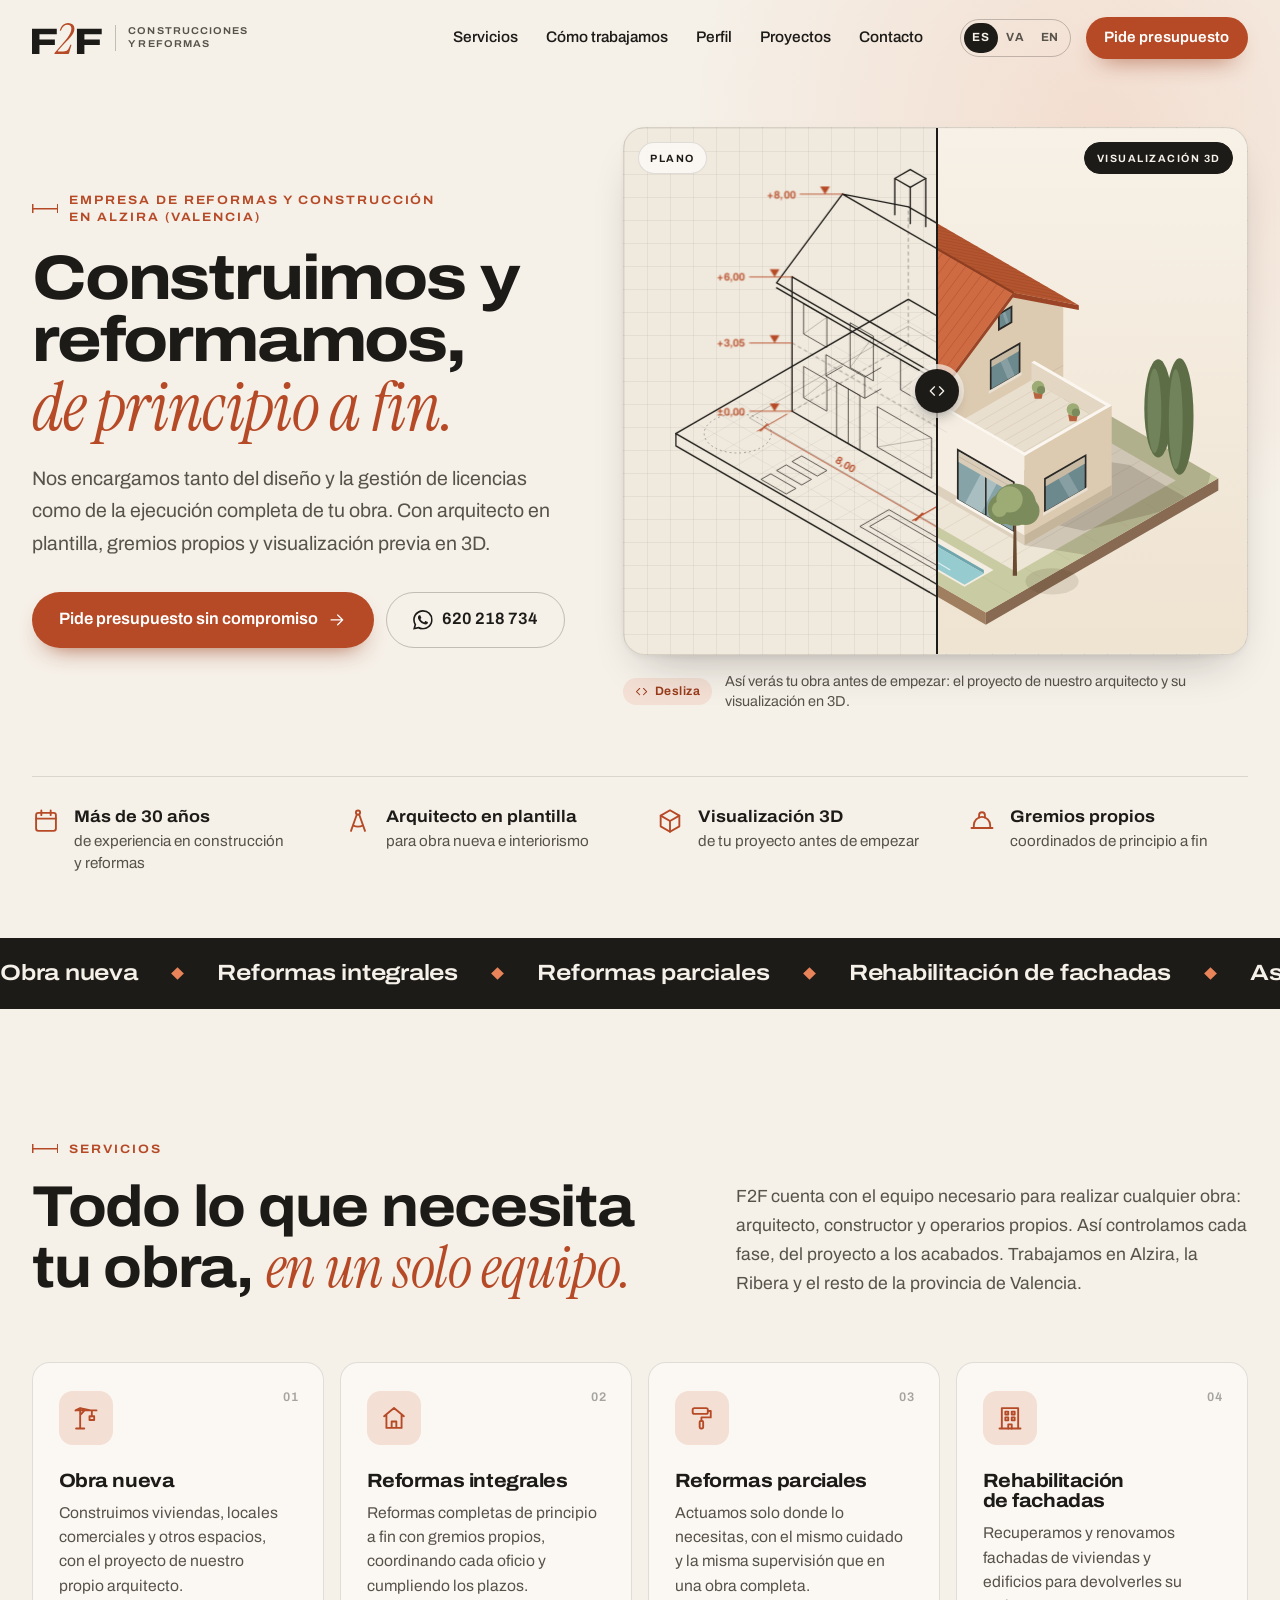
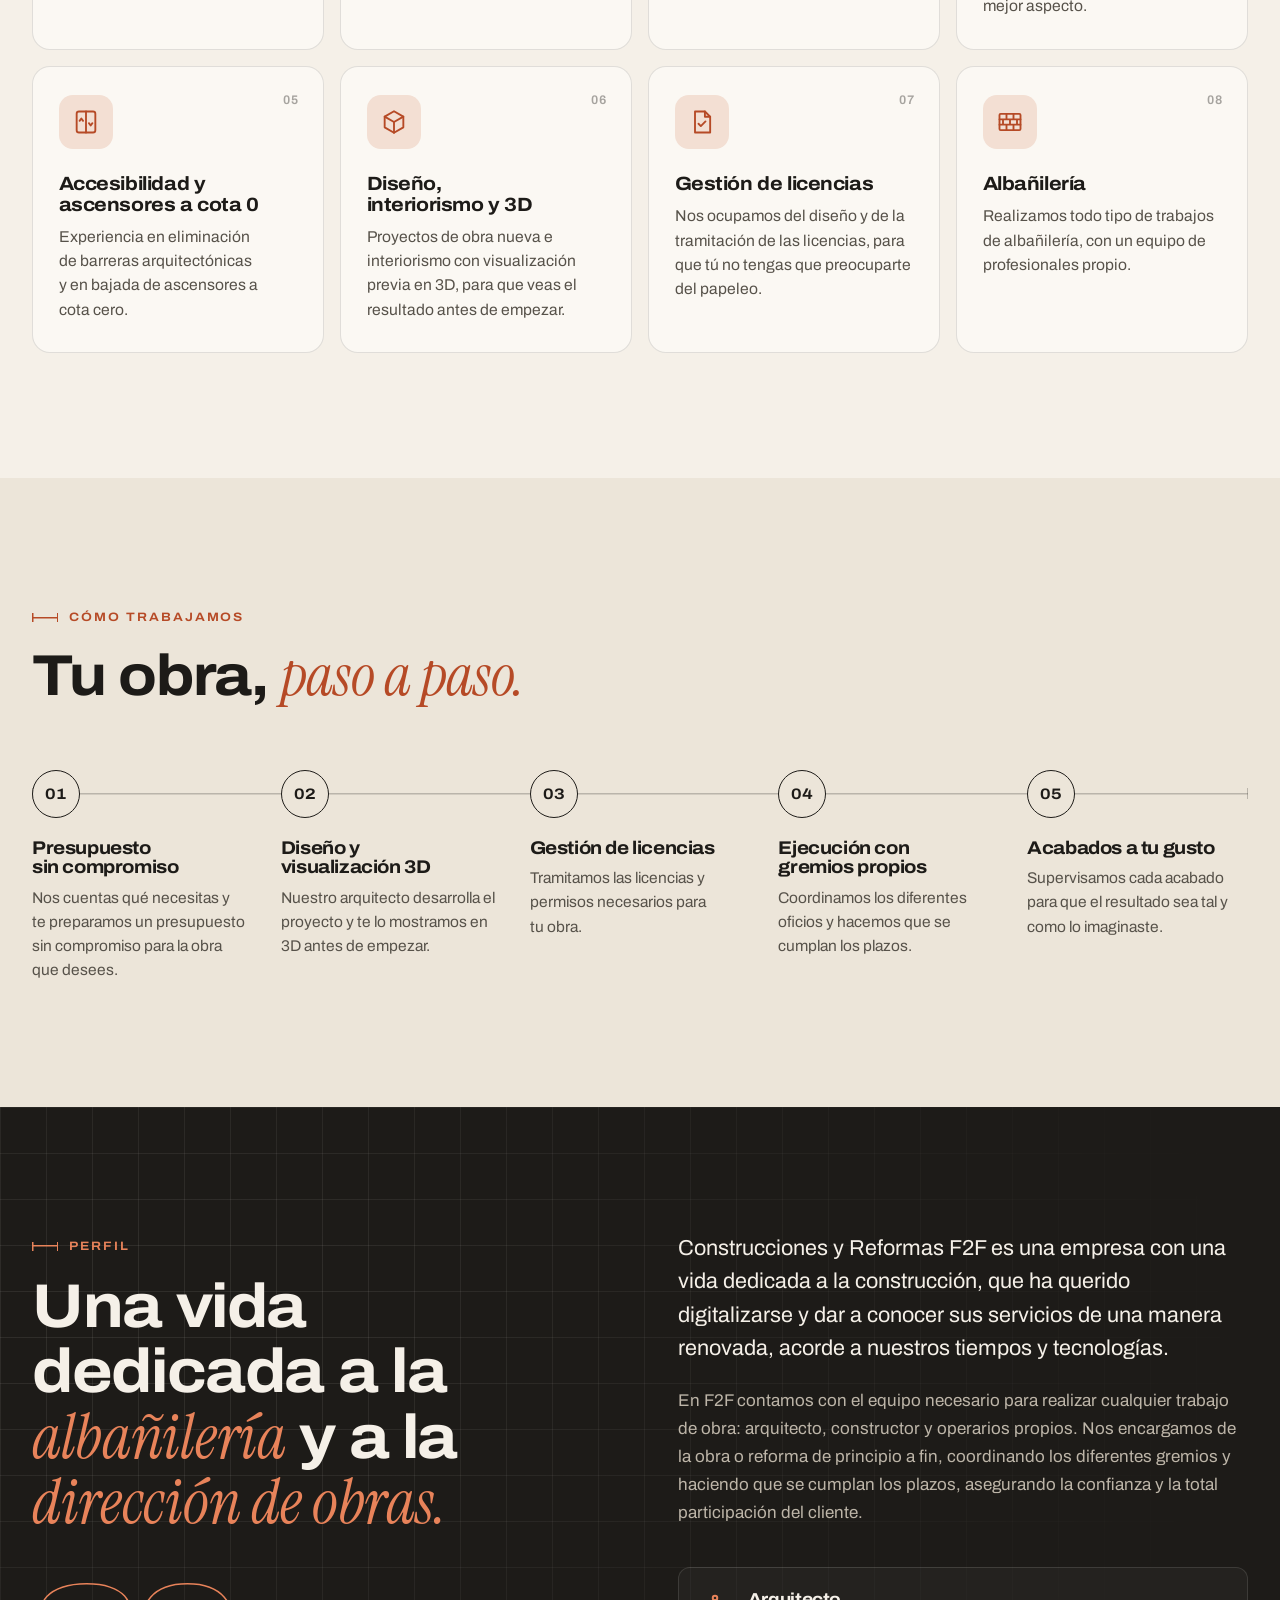
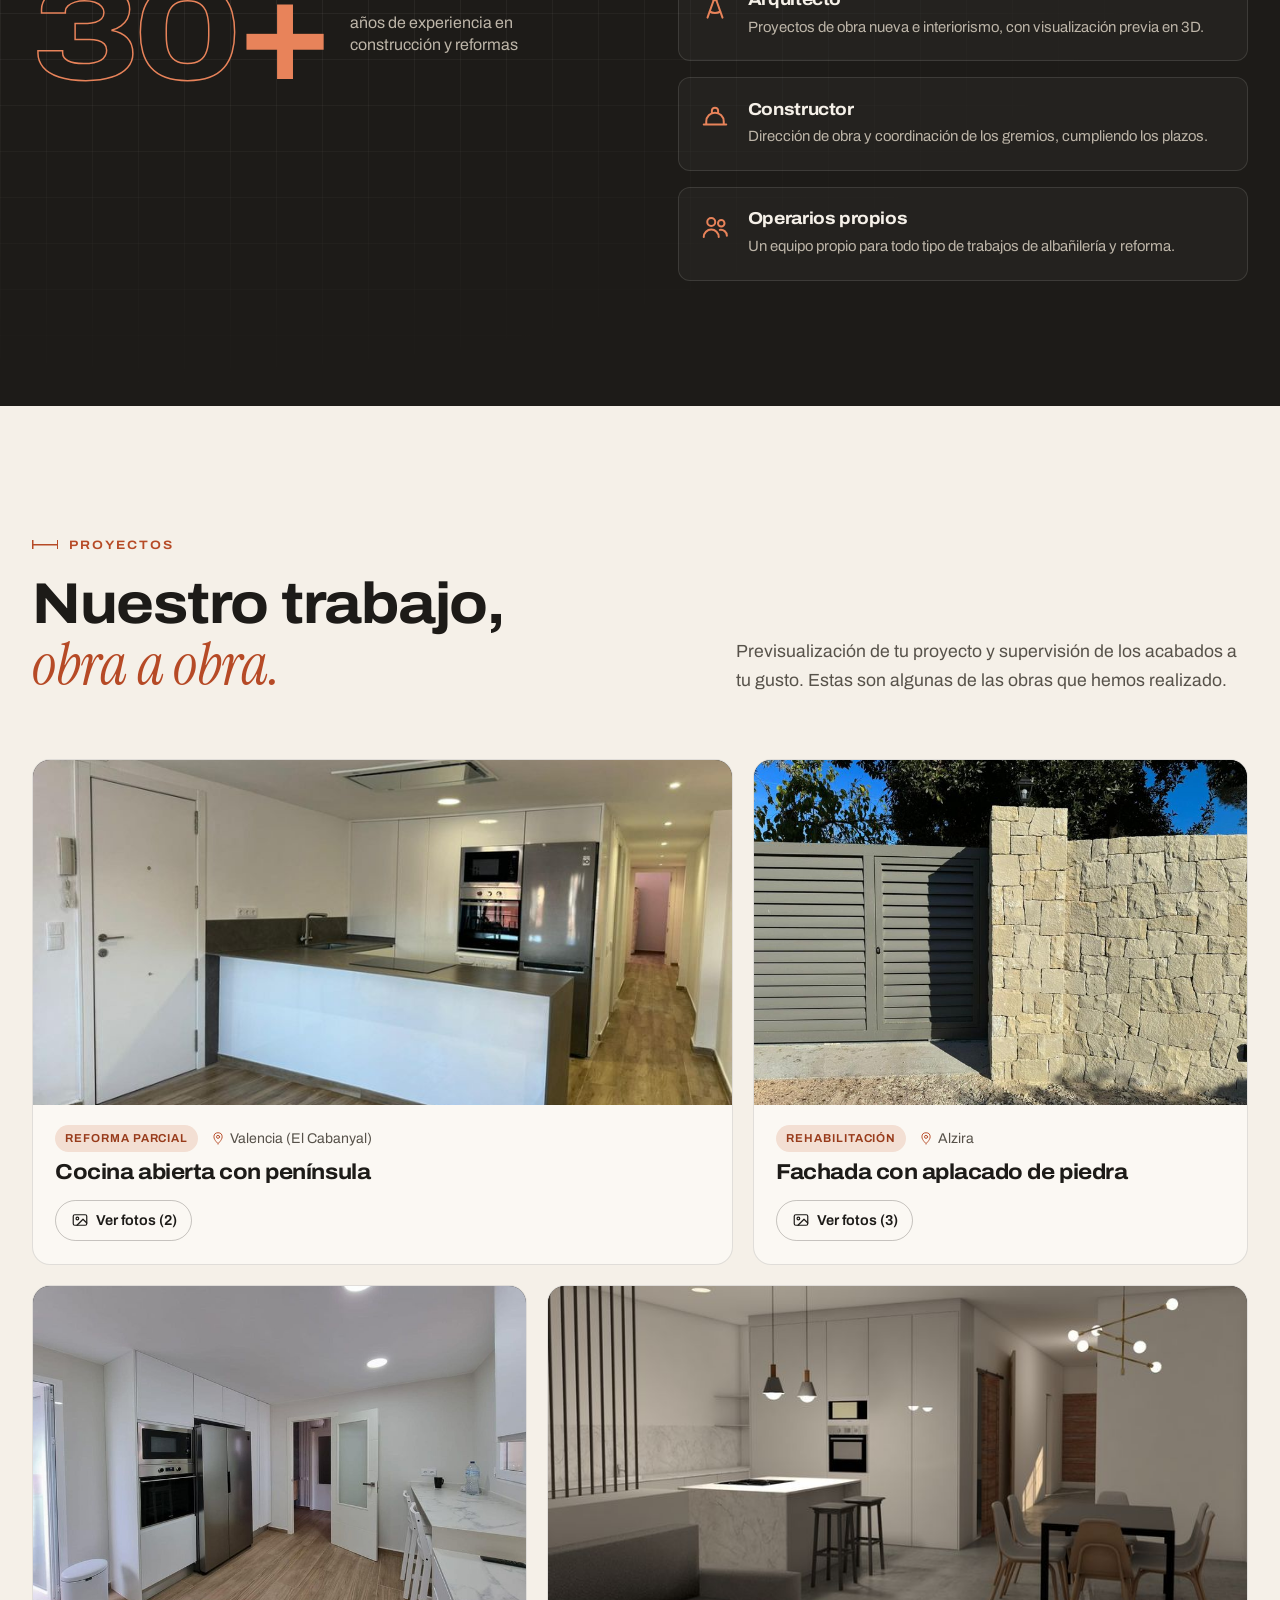
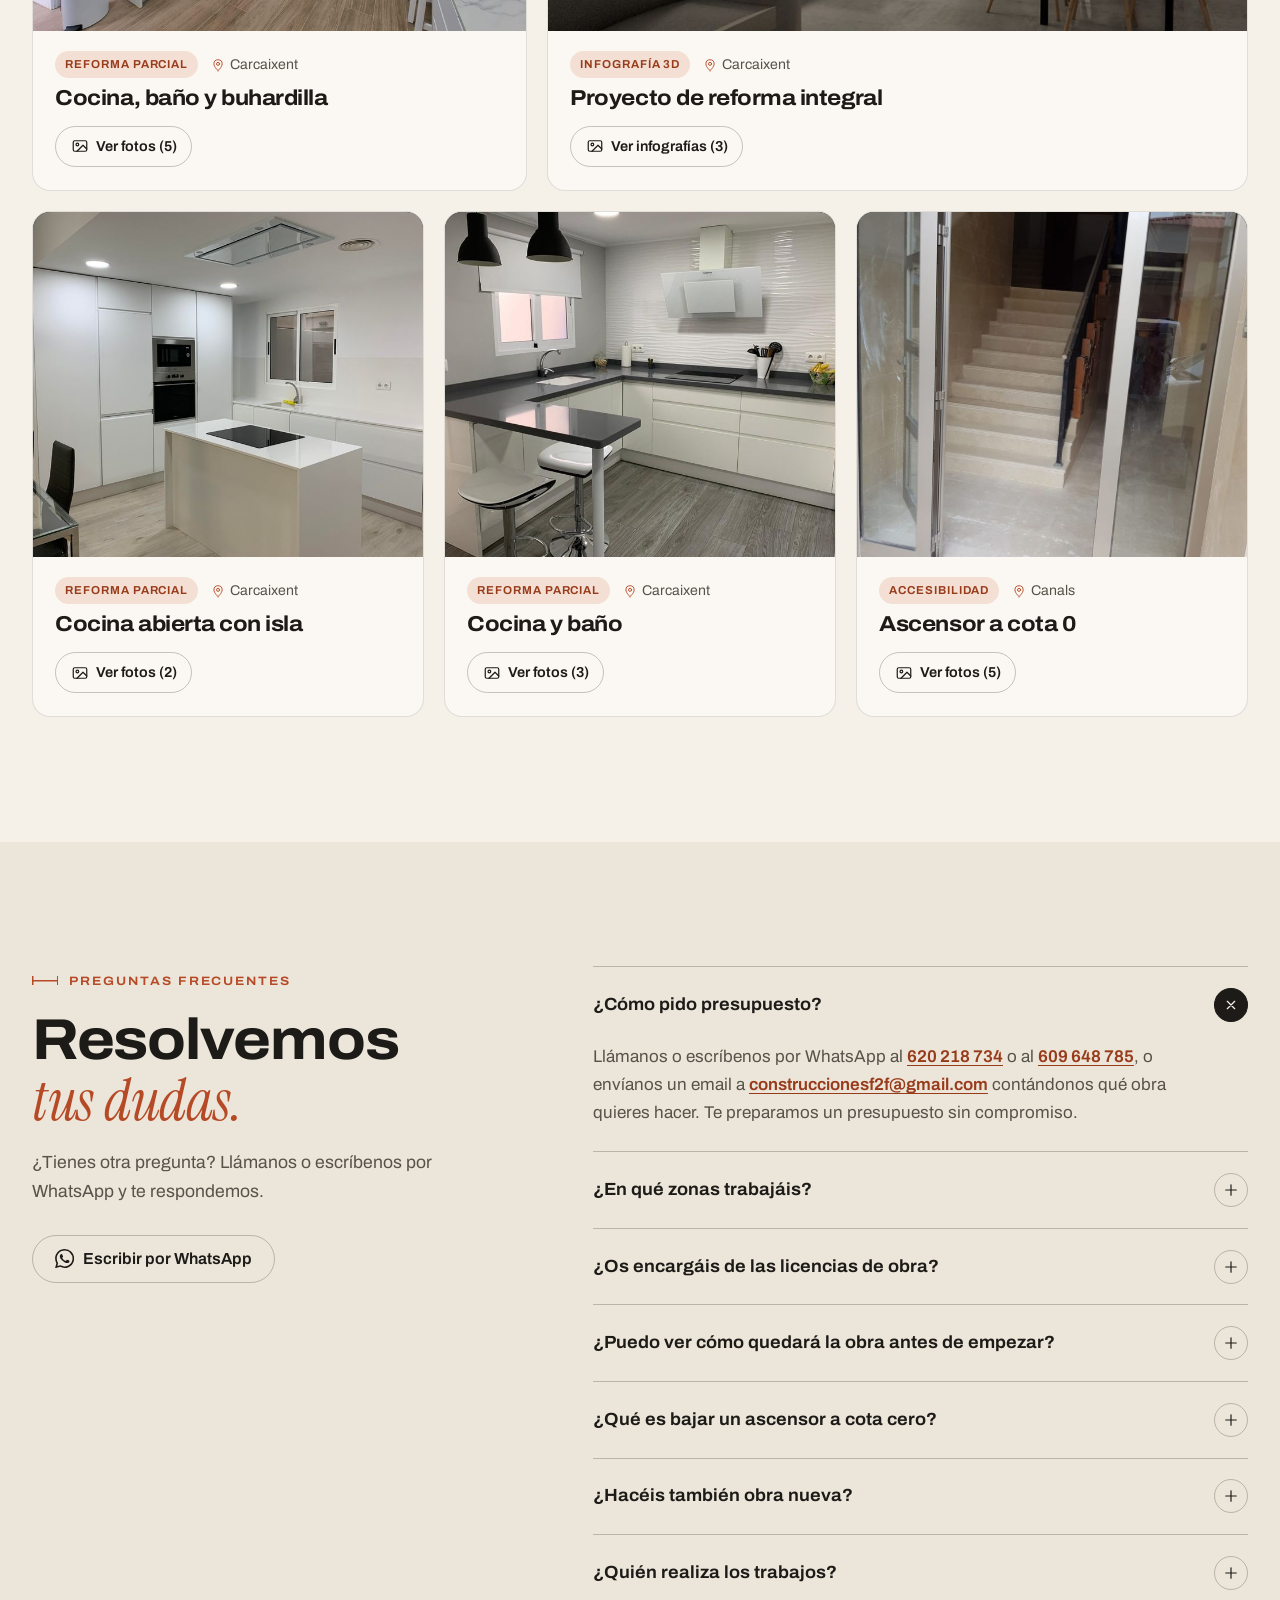
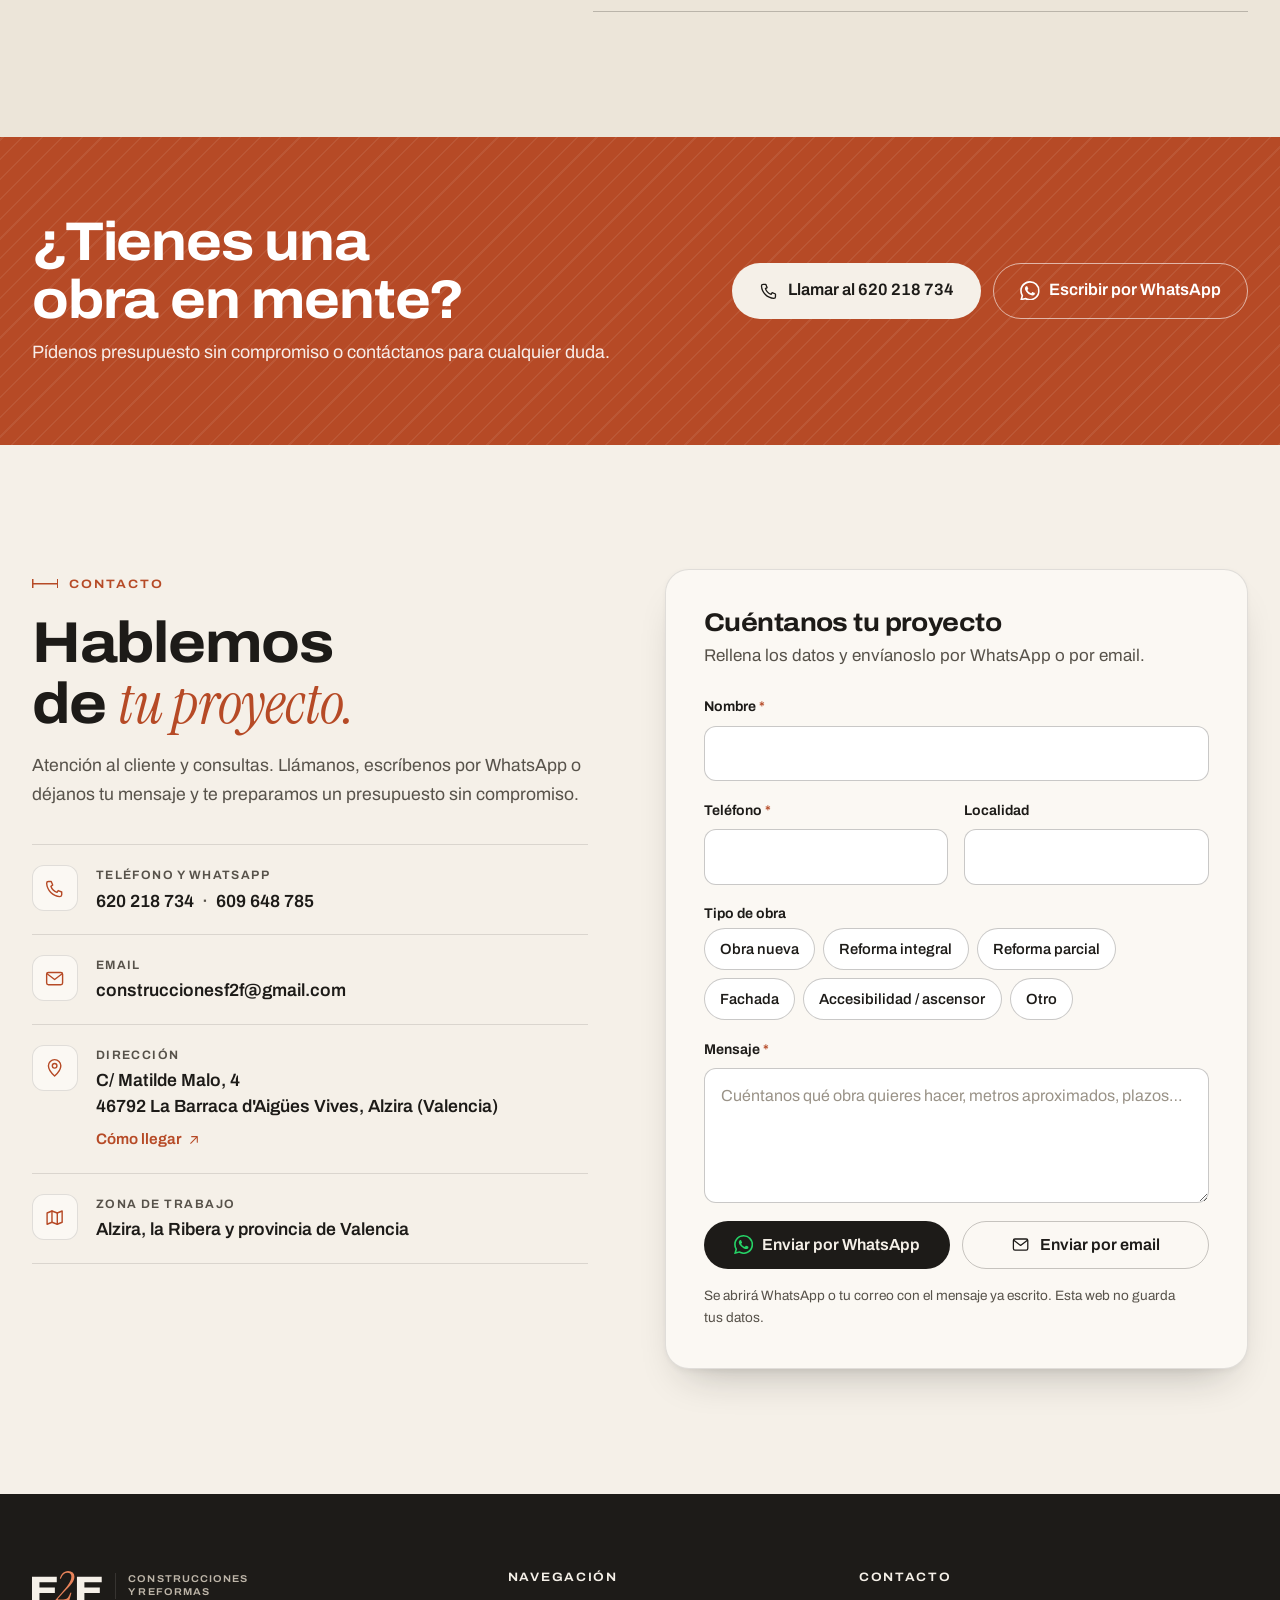
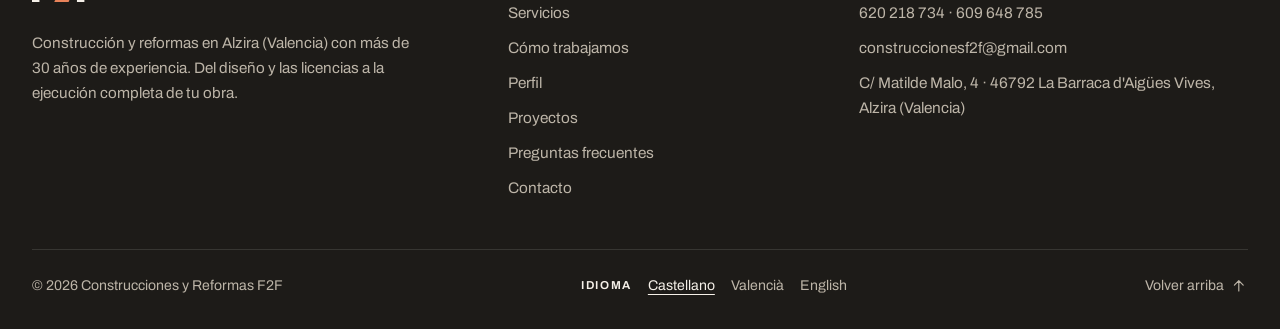
<file: contacto.html>
<!DOCTYPE html>
<html lang="es">
<head>
  <meta charset="utf-8">
  <title>Contacto · Construcciones y Reformas F2F</title>
  <meta name="viewport" content="width=device-width, initial-scale=1">
  <meta name="robots" content="noindex, follow">
  <link rel="canonical" href="https://www.f2fconstruccionesyreformas.com/">
  <!-- Mantiene vivas las direcciones de la web anterior (/contacto) y lleva a su sección de la página principal -->
  <meta http-equiv="refresh" content="0; url=./#contacto">
  <script>location.replace('./#contacto');</script>
</head>
<body>
  <p><a href="./#contacto">Ir a Contacto</a></p>
</body>
</html>
</file>
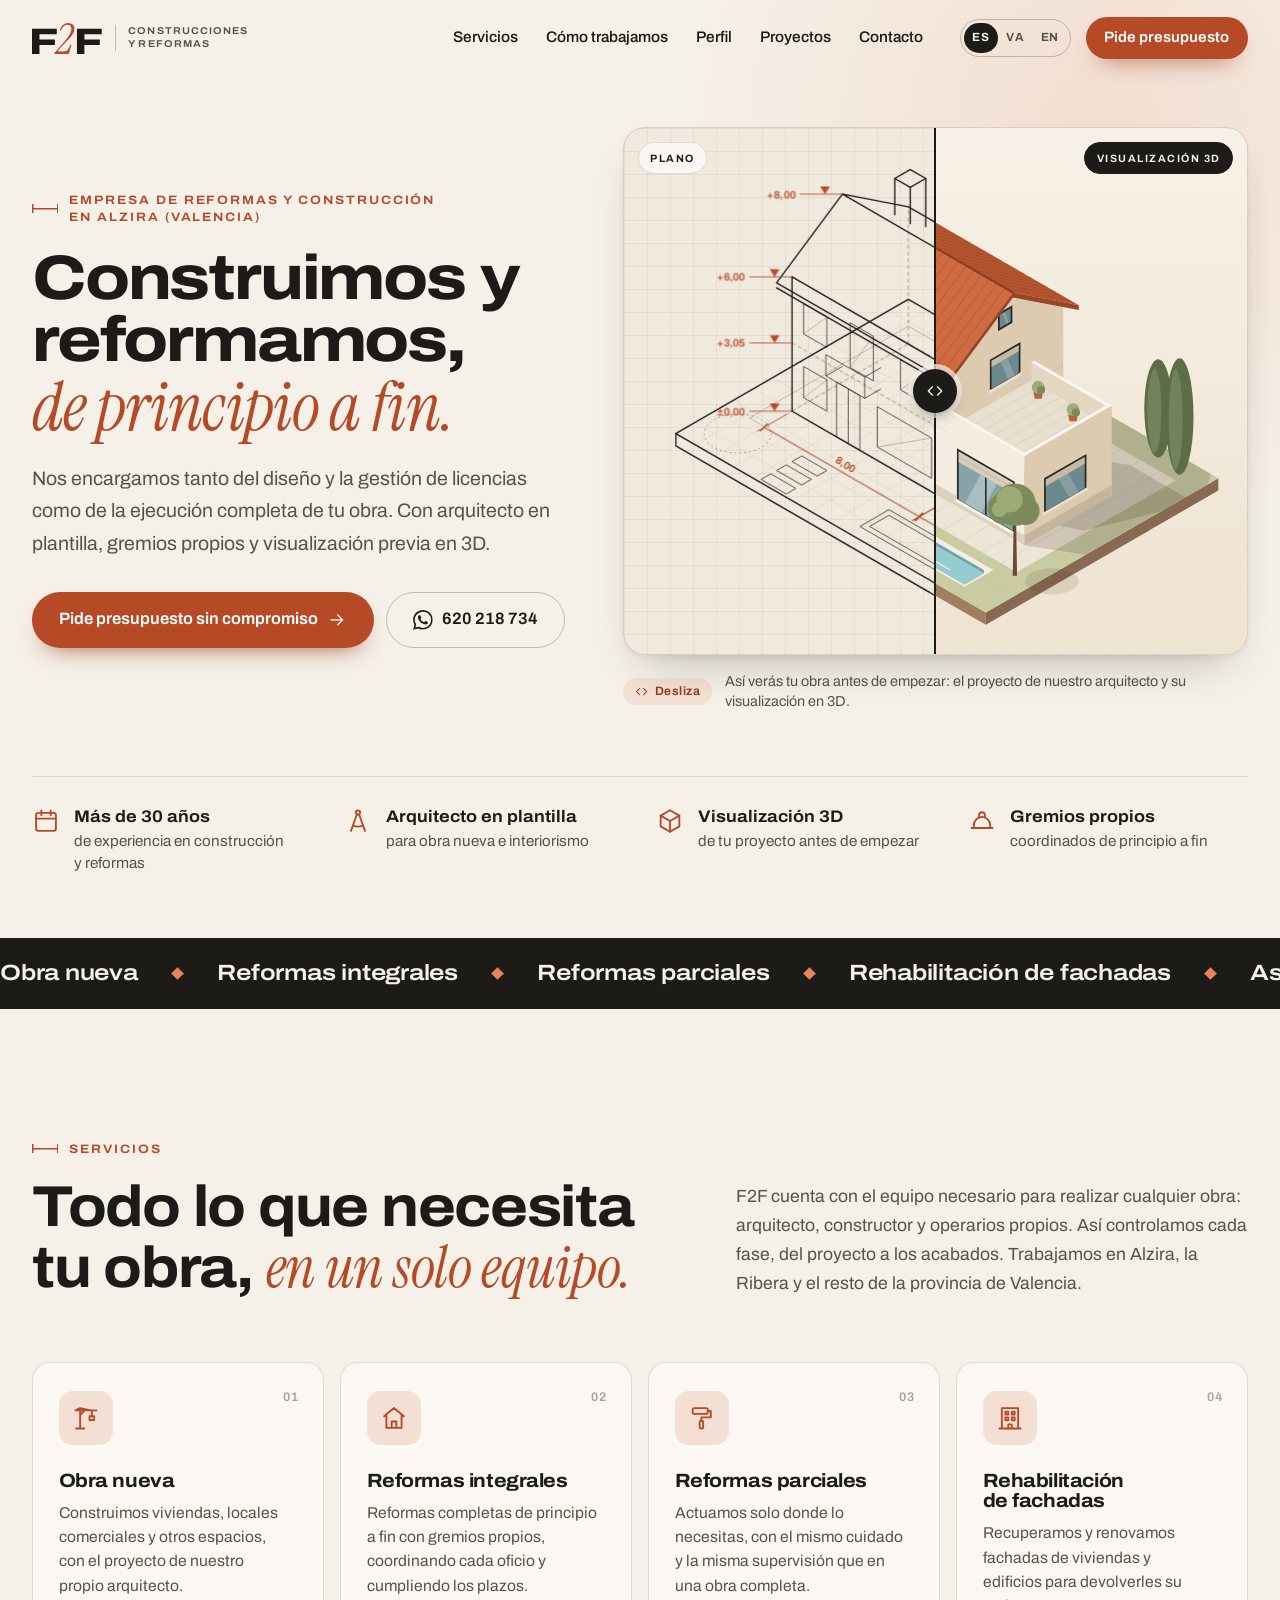
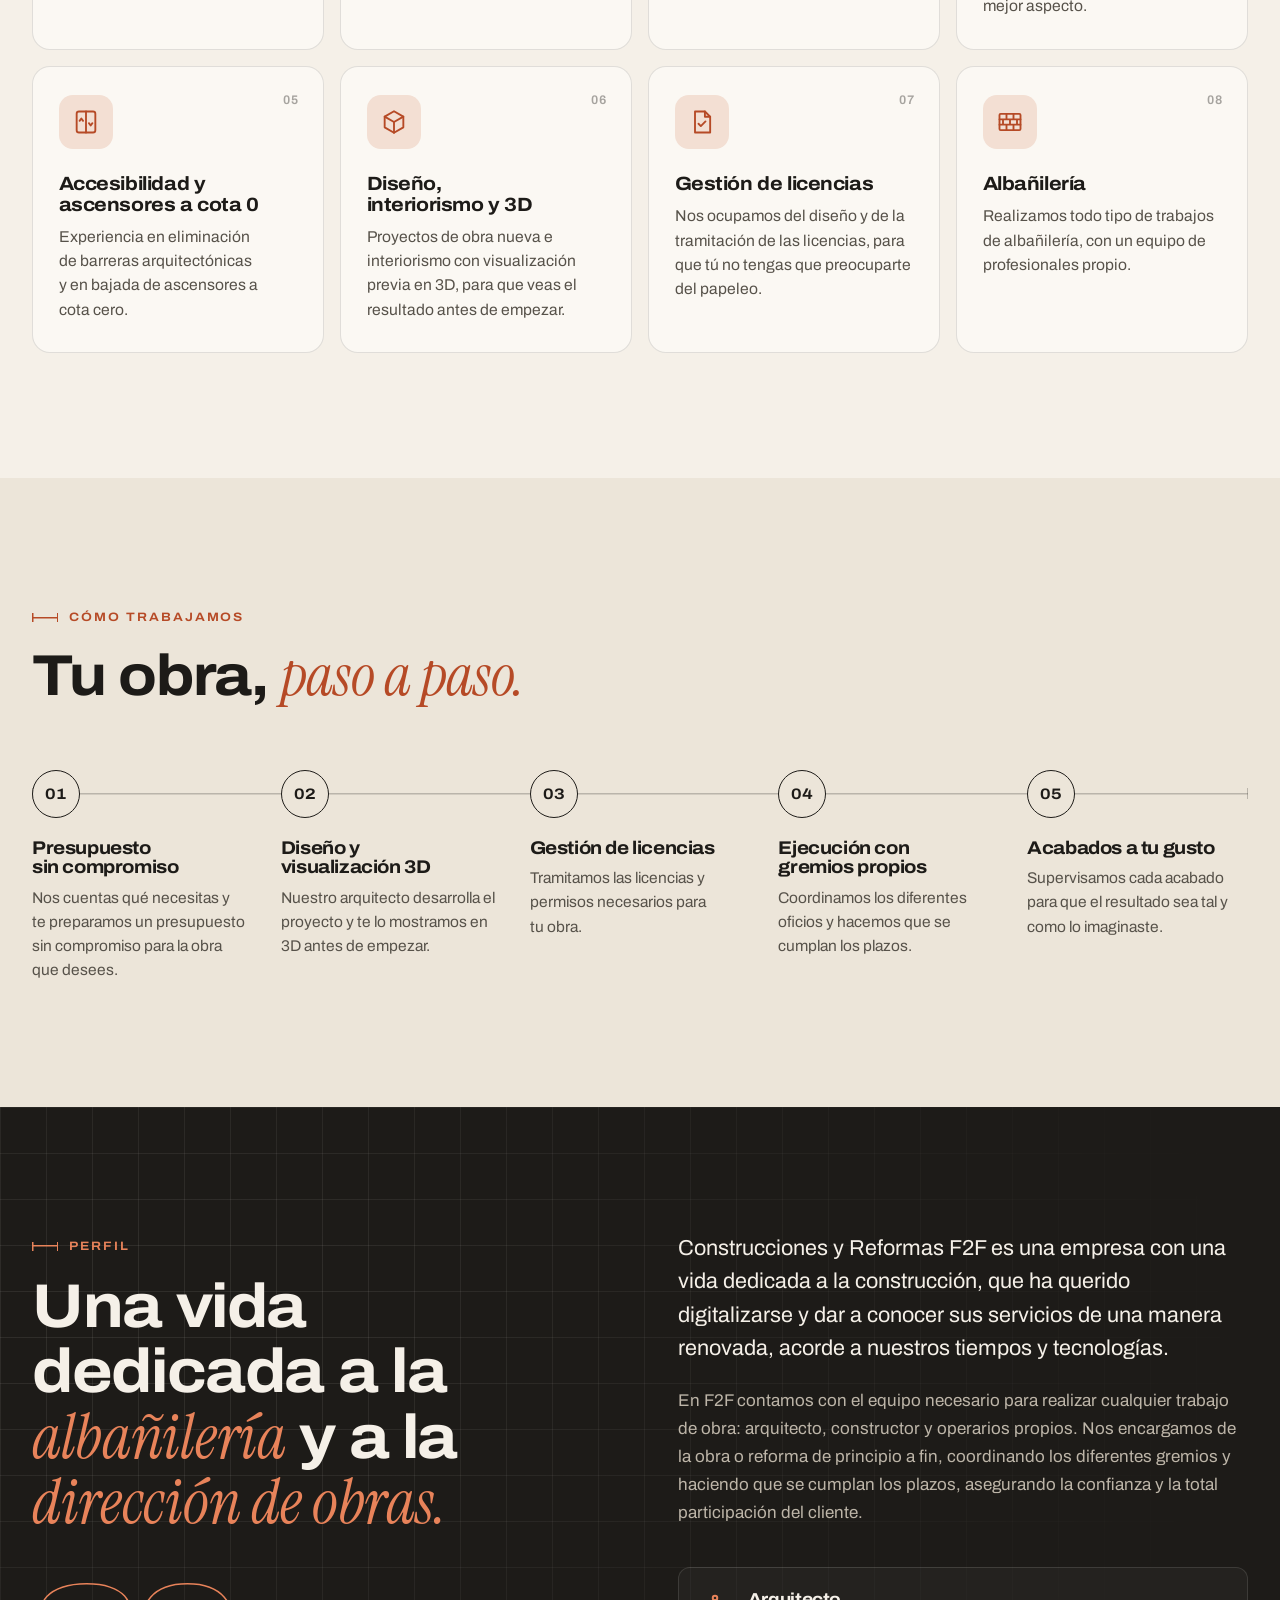
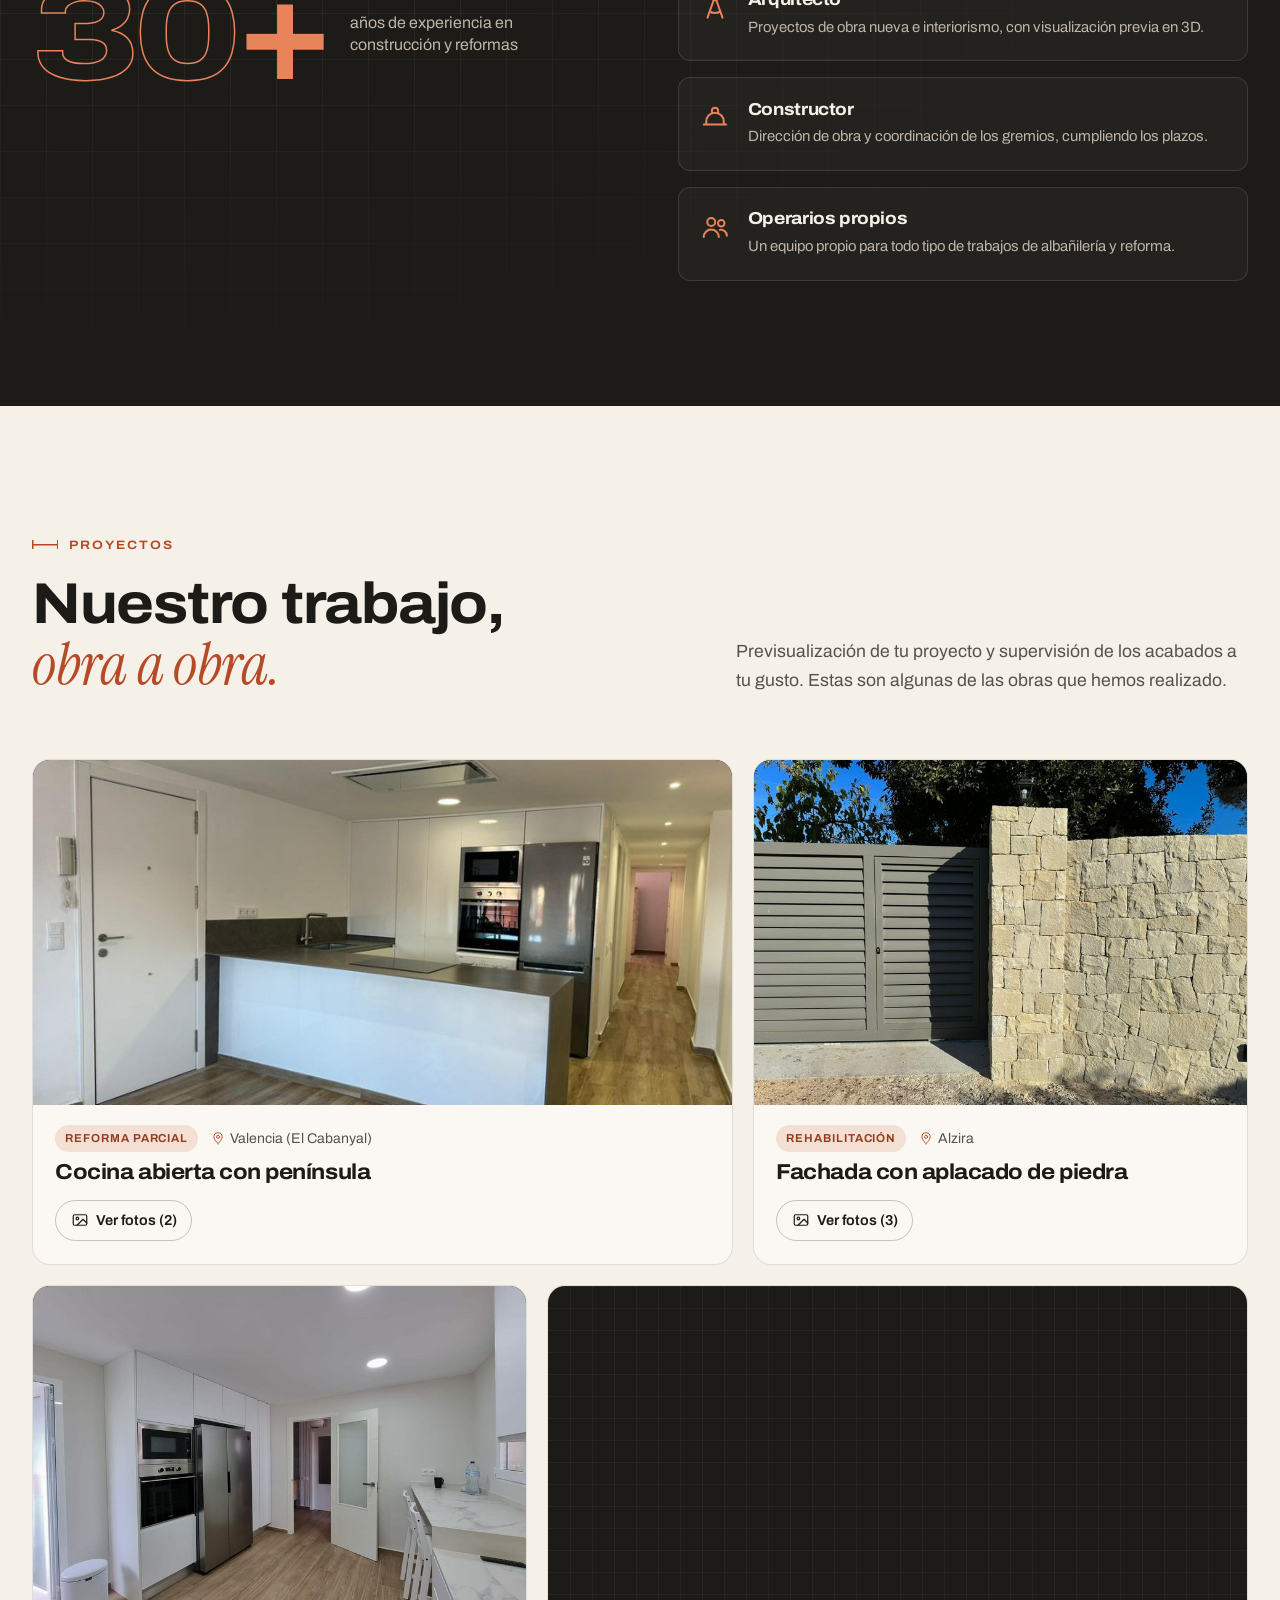
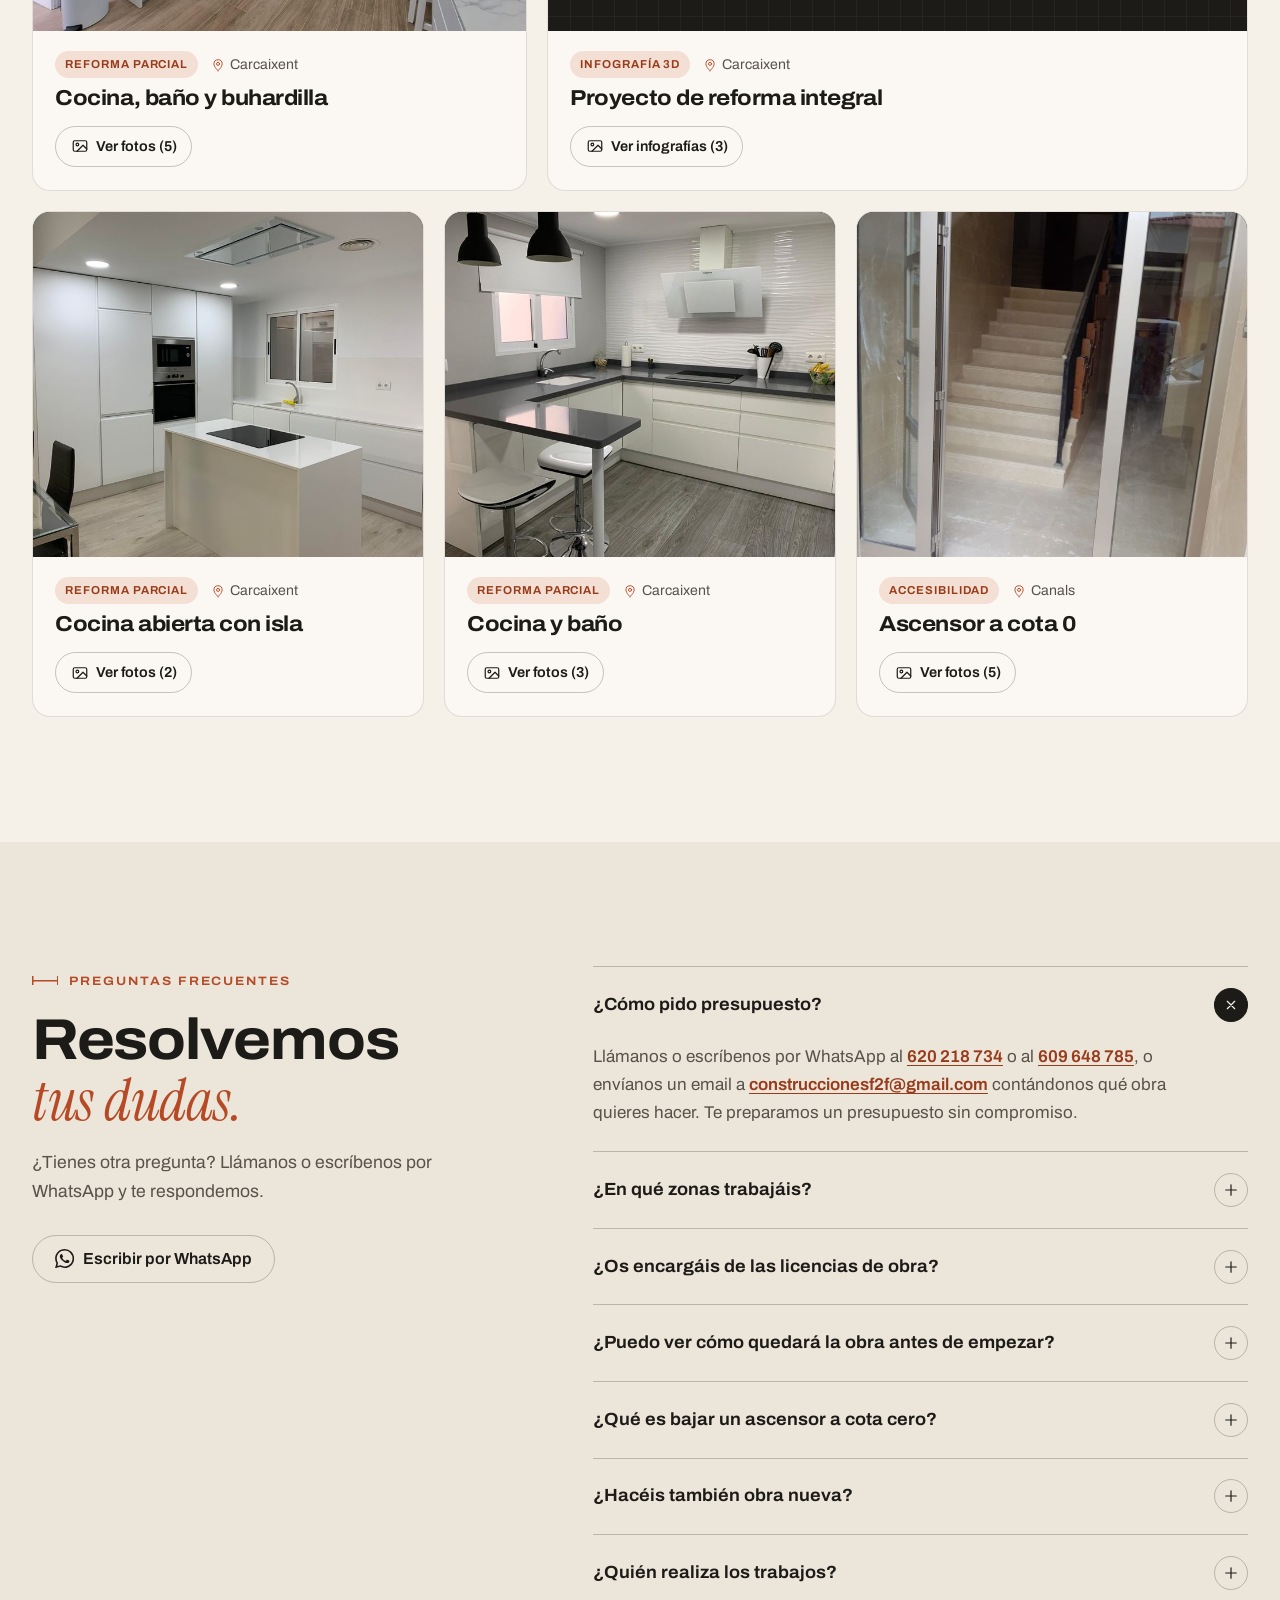
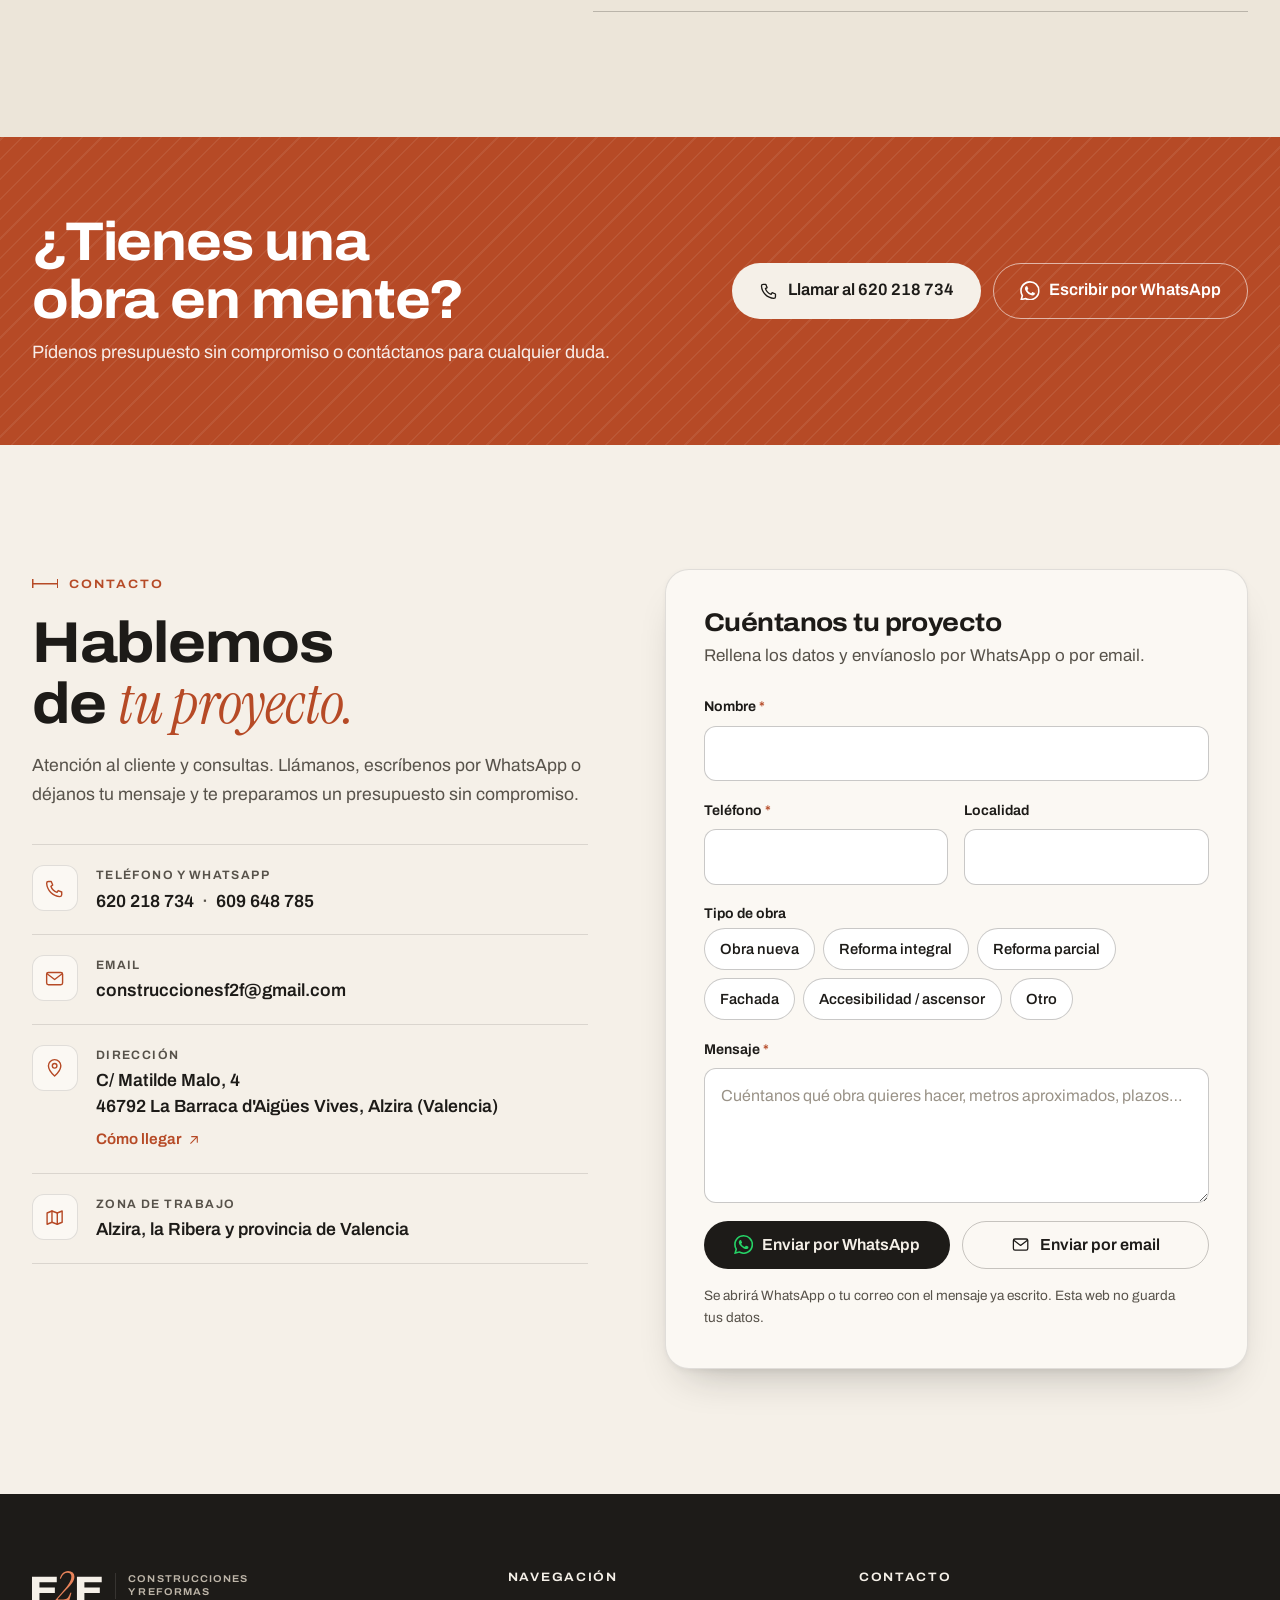
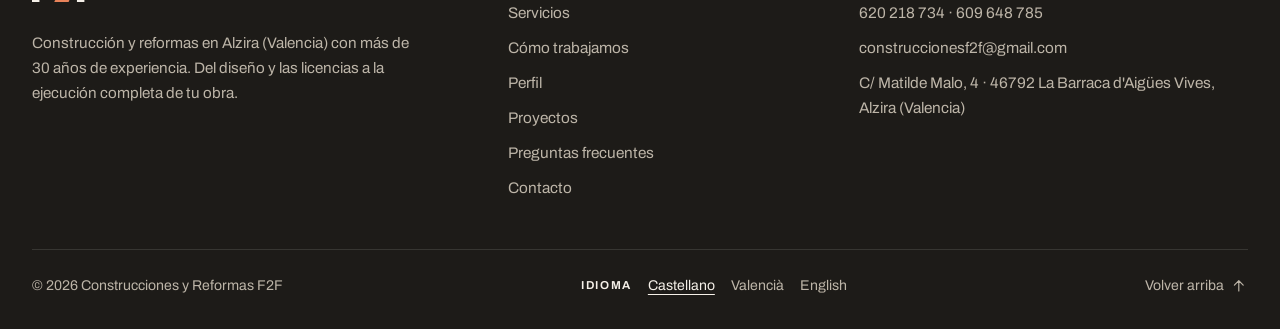
<file: perfil.html>
<!DOCTYPE html>
<html lang="es">
<head>
  <meta charset="utf-8">
  <title>Perfil · Construcciones y Reformas F2F</title>
  <meta name="viewport" content="width=device-width, initial-scale=1">
  <meta name="robots" content="noindex, follow">
  <link rel="canonical" href="https://www.f2fconstruccionesyreformas.com/">
  <!-- Mantiene vivas las direcciones de la web anterior (/perfil) y lleva a su sección de la página principal -->
  <meta http-equiv="refresh" content="0; url=./#perfil">
  <script>location.replace('./#perfil');</script>
</head>
<body>
  <p><a href="./#perfil">Ir a Perfil</a></p>
</body>
</html>
</file>
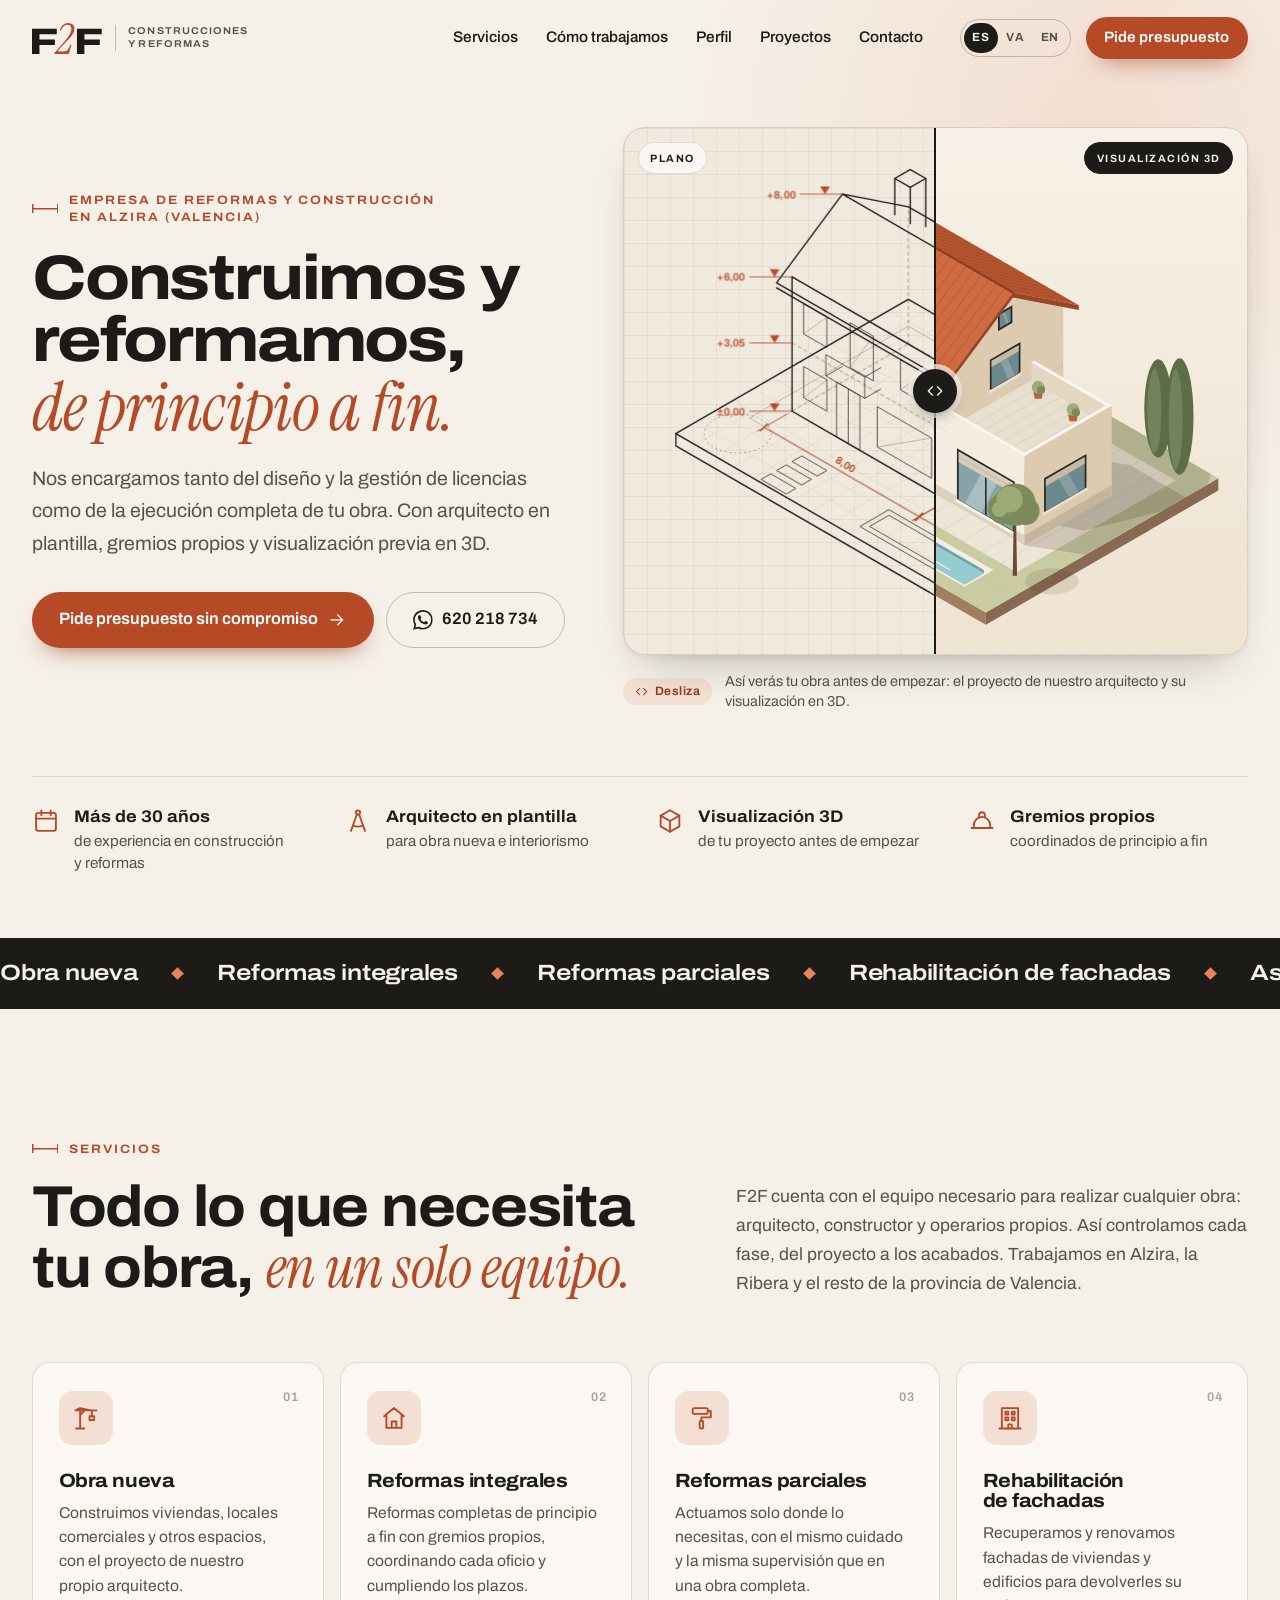
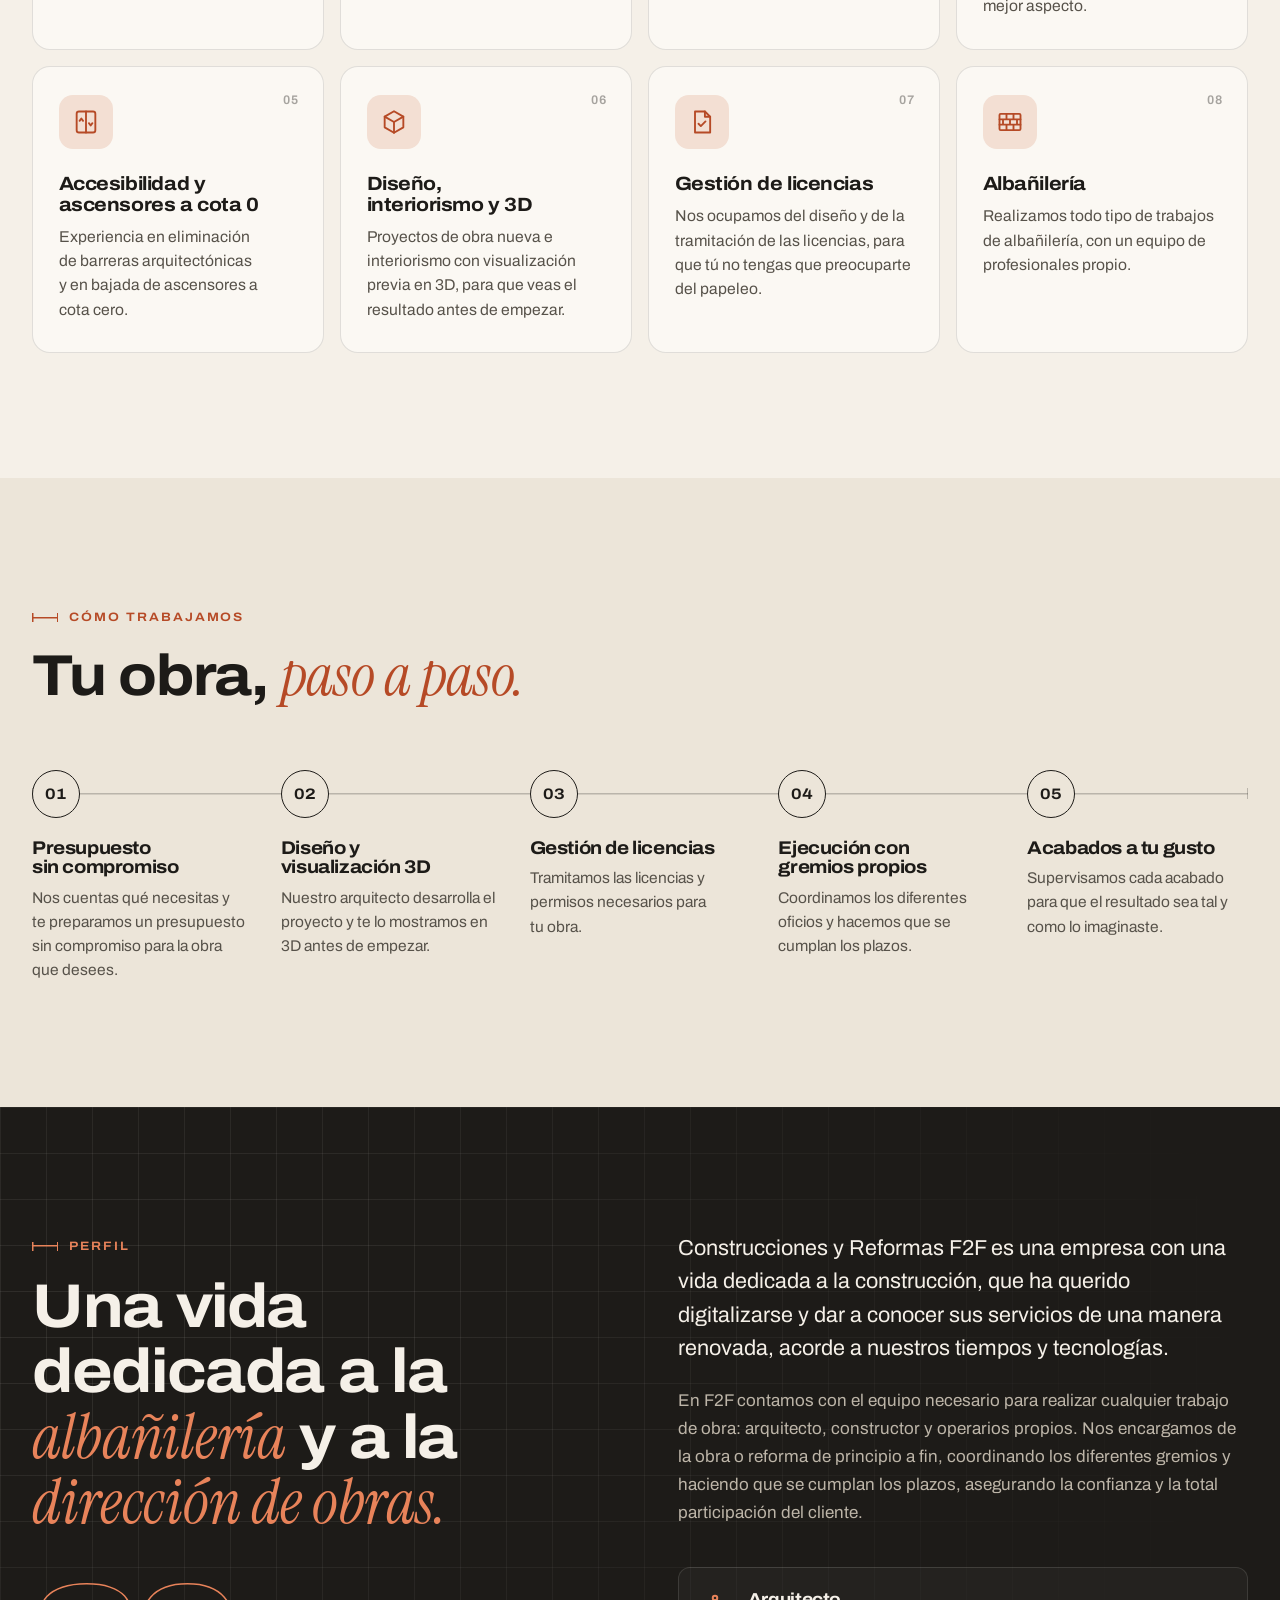
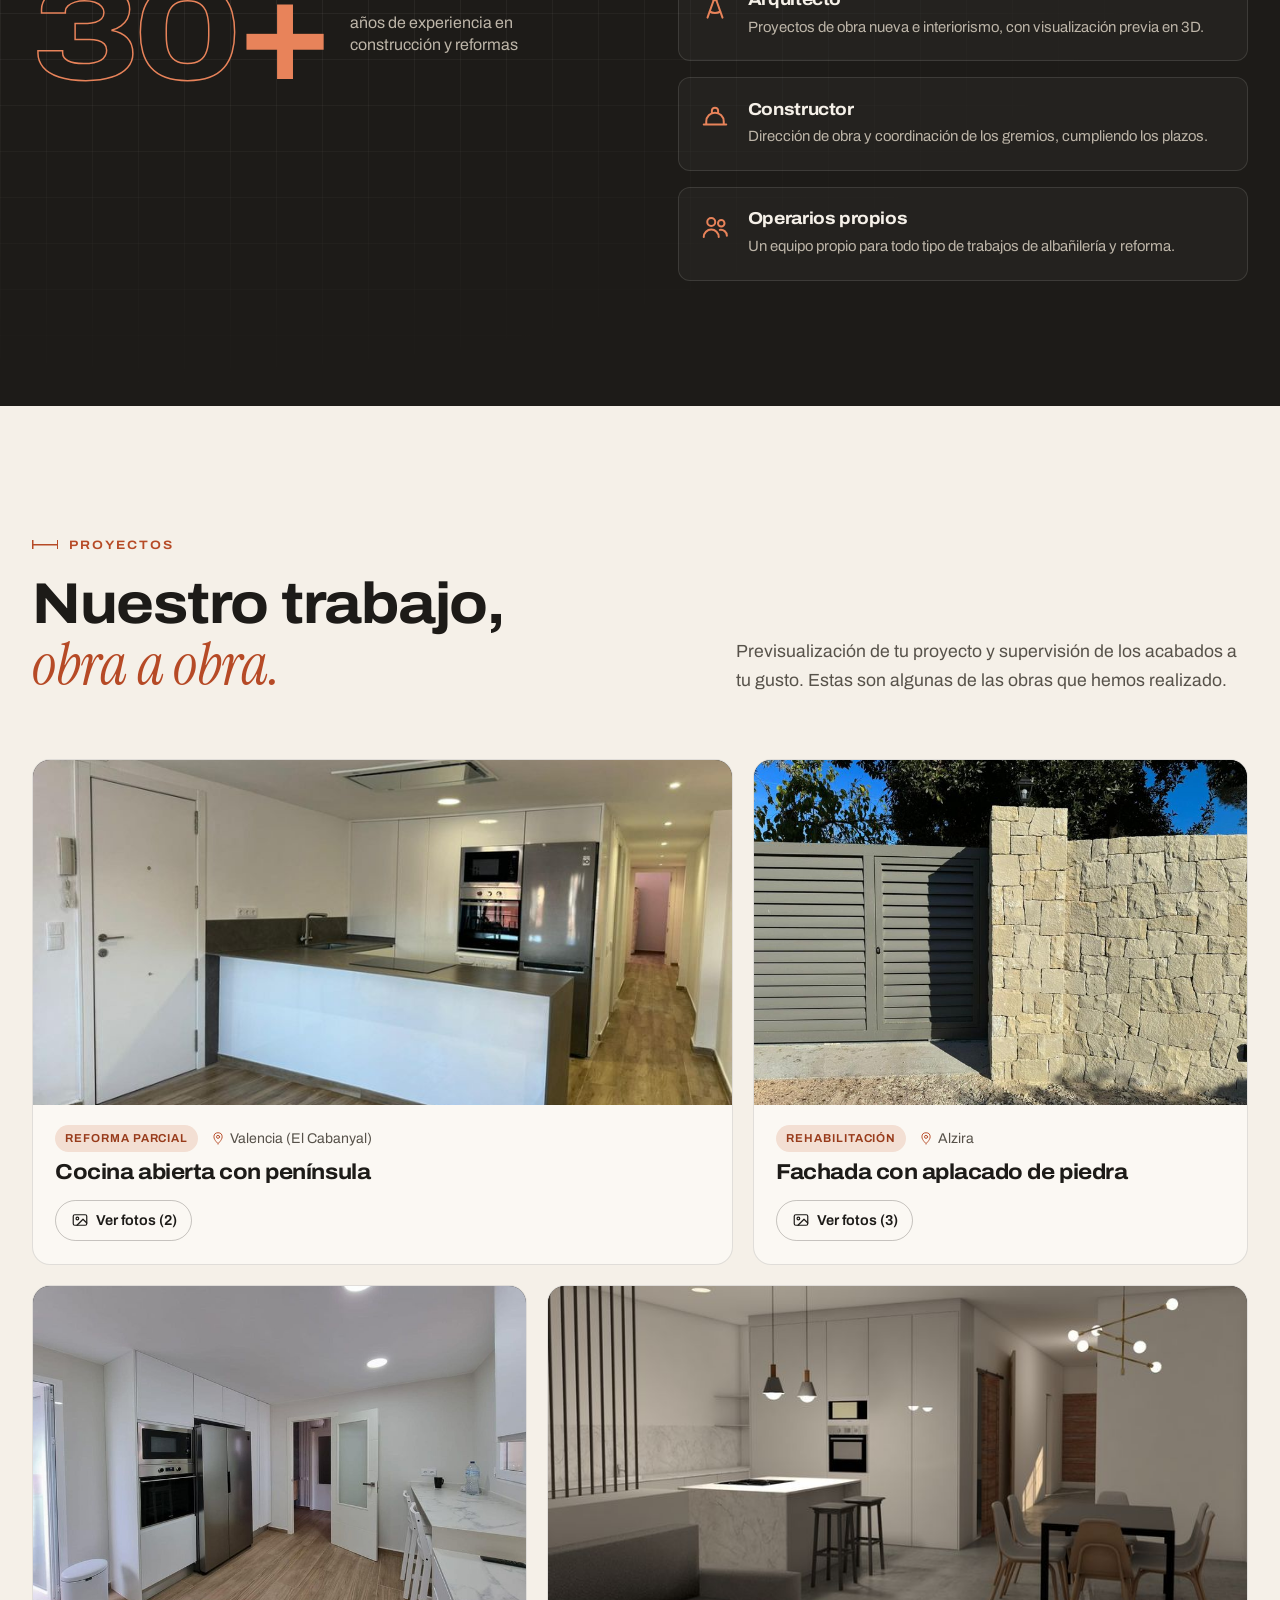
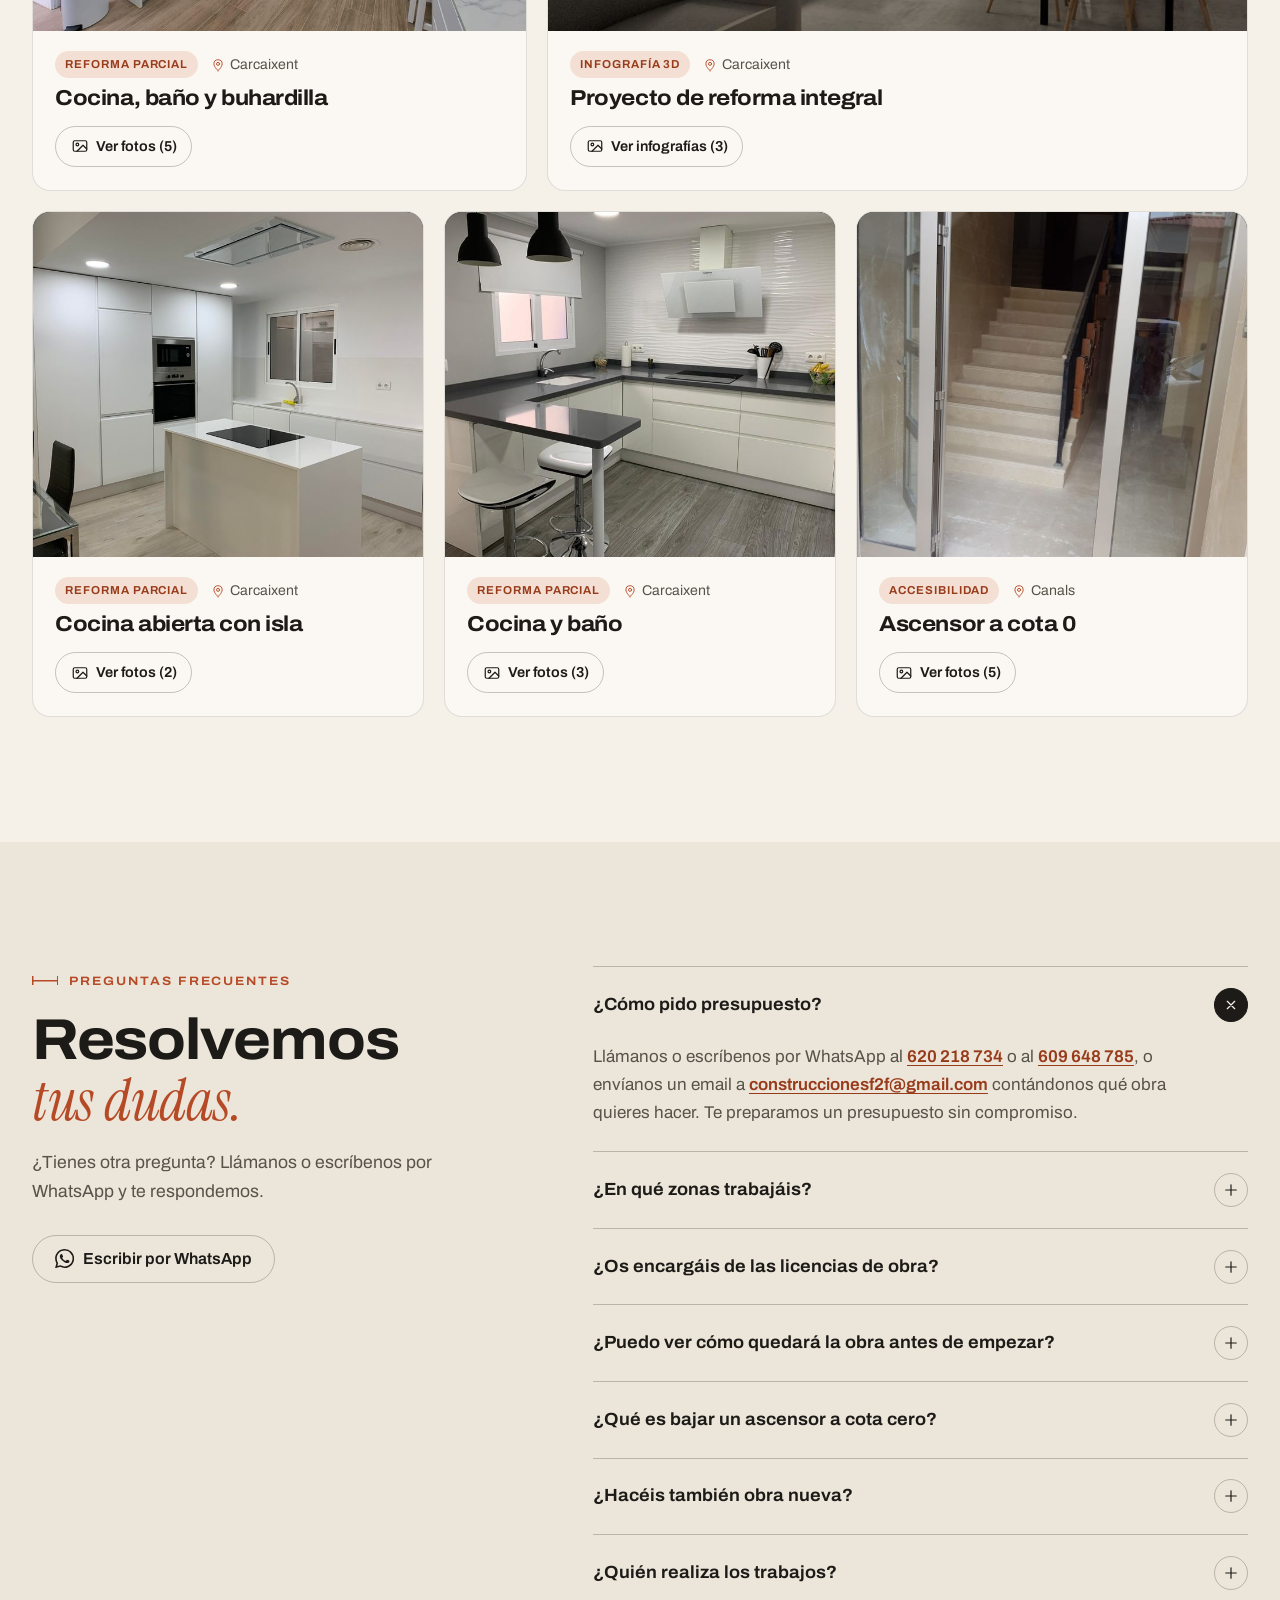
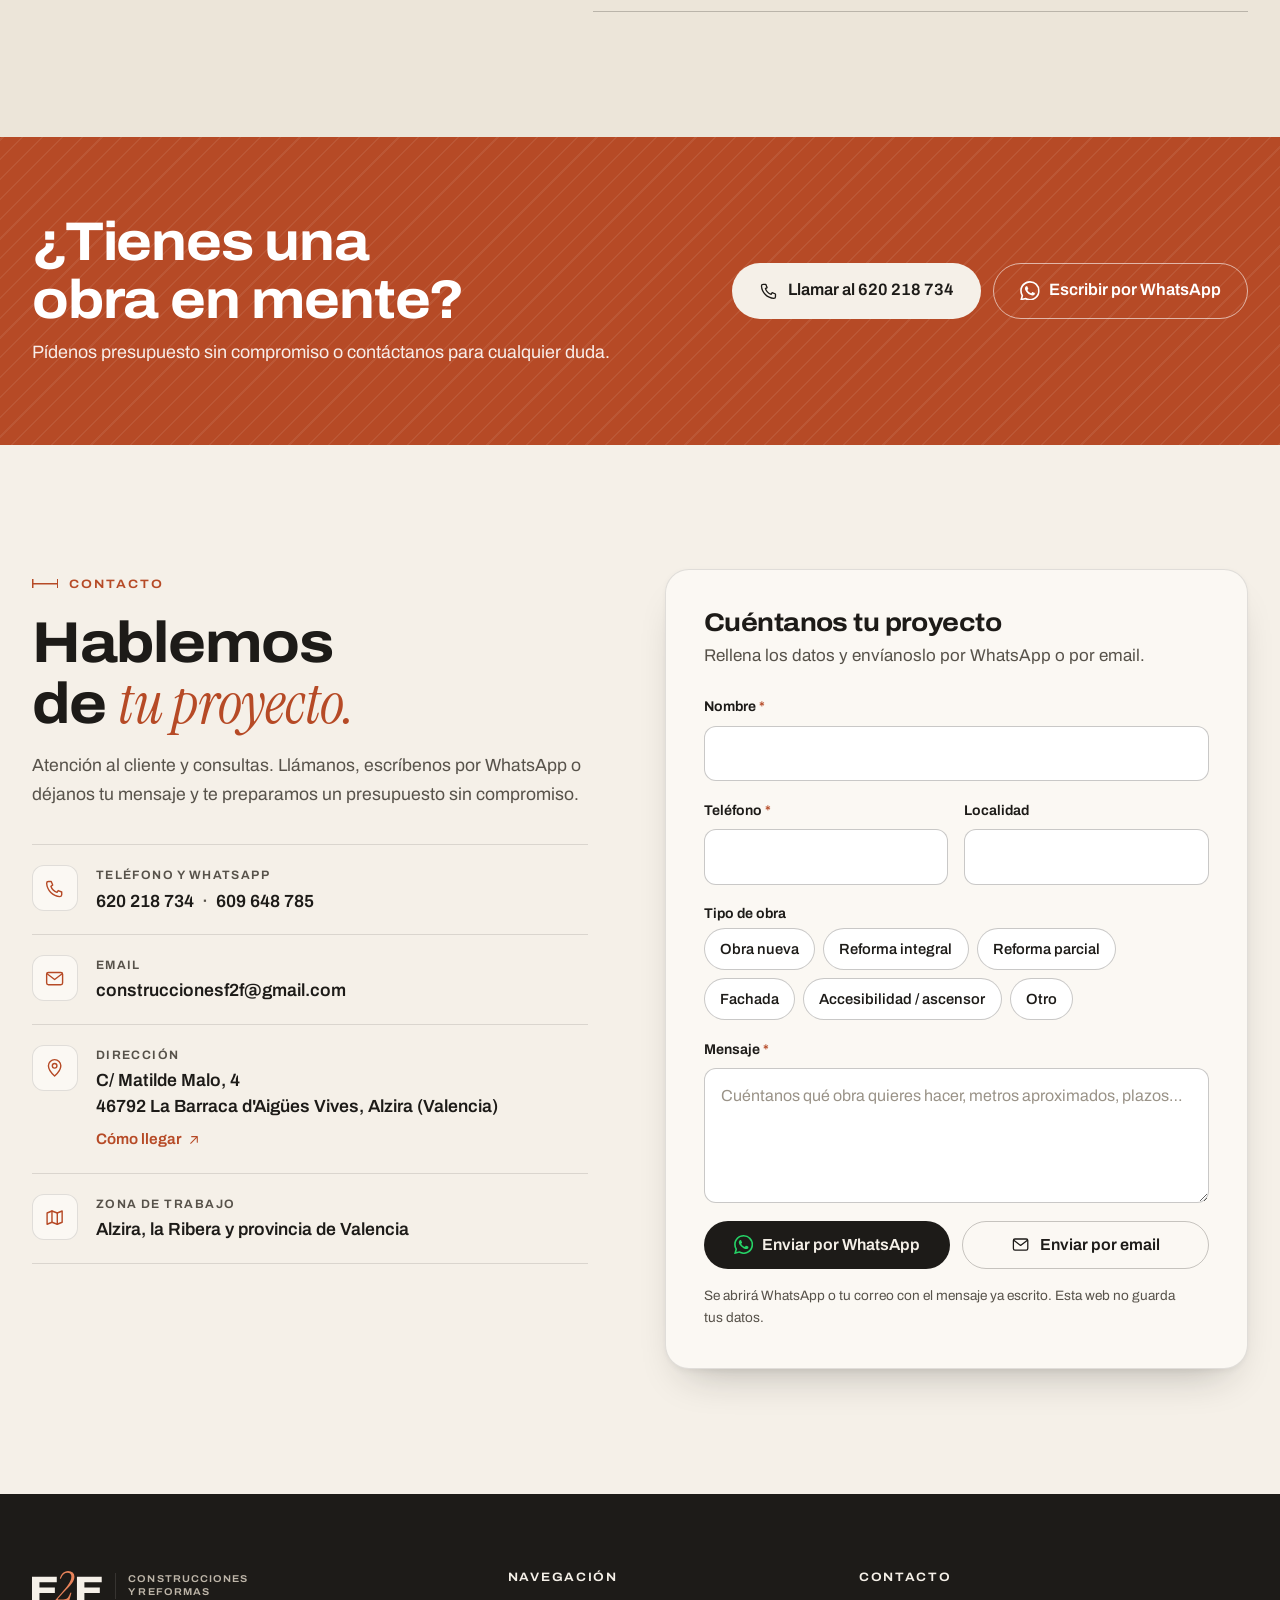
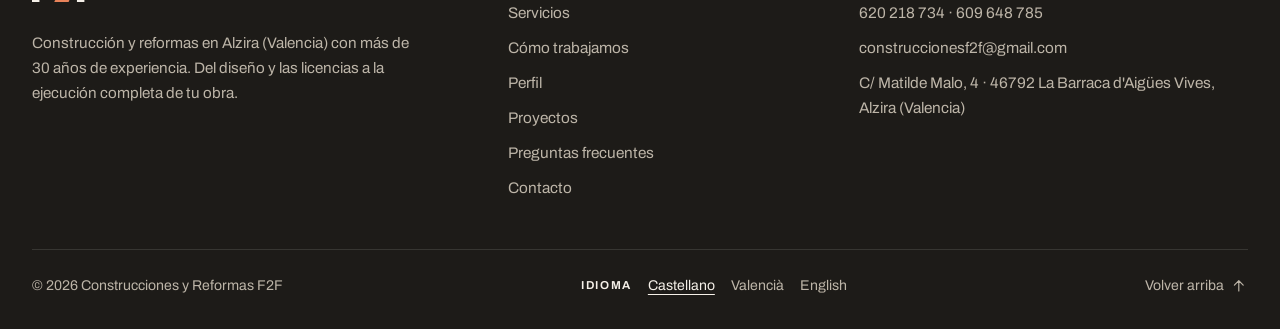
<file: proyectos.html>
<!DOCTYPE html>
<html lang="es">
<head>
  <meta charset="utf-8">
  <title>Proyectos · Construcciones y Reformas F2F</title>
  <meta name="viewport" content="width=device-width, initial-scale=1">
  <meta name="robots" content="noindex, follow">
  <link rel="canonical" href="https://www.f2fconstruccionesyreformas.com/">
  <!-- Mantiene vivas las direcciones de la web anterior (/proyectos) y lleva a su sección de la página principal -->
  <meta http-equiv="refresh" content="0; url=./#proyectos">
  <script>location.replace('./#proyectos');</script>
</head>
<body>
  <p><a href="./#proyectos">Ir a Proyectos</a></p>
</body>
</html>
</file>
<file: assets/css/styles.css>
/* ==========================================================================
   Construcciones y Reformas F2F — hoja de estilos
   ========================================================================== */

@font-face {
  font-family: "Archivo";
  src: url("../fonts/archivo-var.woff2") format("woff2");
  font-weight: 100 900;
  font-stretch: 62% 125%;
  font-style: normal;
  font-display: swap;
}

@font-face {
  font-family: "Instrument Serif";
  src: url("../fonts/instrument-serif-italic.woff2") format("woff2");
  font-weight: 400;
  font-style: italic;
  font-display: swap;
}

:root {
  --ink: #1d1b18;
  --ink-soft: #57524a;
  --paper: #f5f0e8;
  --paper-2: #ece5d9;
  --card: #fbf8f3;
  --line: rgba(29, 27, 24, .12);
  --line-strong: rgba(29, 27, 24, .24);
  --accent: #b64a26;
  --accent-strong: #983b1b;
  --accent-soft: #f3dfd3;
  --accent-light: #e8835a;
  --on-dark: #f5f0e8;
  --on-dark-soft: #bdb5a8;
  --line-dark: rgba(245, 240, 232, .12);
  --wa: #25d366;
  --wa-dark: #1f9f55;

  --font-sans: "Archivo", ui-sans-serif, system-ui, -apple-system, "Segoe UI", Roboto, "Helvetica Neue", Arial, sans-serif;
  --font-serif: "Instrument Serif", "Iowan Old Style", Georgia, serif;

  --maxw: 1240px;
  --gutter: 1.25rem;
  --radius: 18px;
  --radius-sm: 12px;
  --header-h: 76px;
  --shadow-md: 0 2px 6px rgba(29, 27, 24, .05), 0 22px 44px -22px rgba(29, 27, 24, .32);
  --ease: cubic-bezier(.2, .7, .2, 1);
}

@media (min-width: 720px) {
  :root { --gutter: 2rem; }
}

/* ---------------------------------------------------------------- base */

*, *::before, *::after { box-sizing: border-box; }

html {
  -webkit-text-size-adjust: 100%;
  text-size-adjust: 100%;
  scroll-behavior: smooth;
  scroll-padding-top: calc(var(--header-h) + 12px);
}

html.nav-open { overflow: hidden; }

body {
  margin: 0;
  font-family: var(--font-sans);
  font-size: 1.0625rem;
  line-height: 1.65;
  color: var(--ink);
  background: var(--paper);
  -webkit-font-smoothing: antialiased;
  -moz-osx-font-smoothing: grayscale;
  text-rendering: optimizeLegibility;
}

img, svg, video { display: block; max-width: 100%; }

a { color: inherit; text-decoration-thickness: 1px; text-underline-offset: .2em; }

h1, h2, h3, h4 {
  margin: 0;
  font-weight: 720;
  font-stretch: 110%;
  line-height: 1.06;
  letter-spacing: -.022em;
  text-wrap: balance;
}

h1 em, h2 em {
  font-family: var(--font-serif);
  font-style: italic;
  font-weight: 400;
  font-stretch: 100%;
  letter-spacing: -.005em;
  color: var(--accent);
}

p { margin: 0 0 1em; text-wrap: pretty; }
ul, ol { margin: 0; padding: 0; list-style: none; }
address { font-style: normal; }
button, input, select, textarea { font: inherit; color: inherit; }

:focus-visible { outline: 2.5px solid var(--accent); outline-offset: 3px; border-radius: 4px; }
::selection { background: var(--accent); color: #fff; }

.sprite { position: absolute; width: 0; height: 0; overflow: hidden; }

.icon {
  width: 1.25em;
  height: 1.25em;
  flex-shrink: 0;
  fill: none;
  stroke: currentColor;
  stroke-width: 1.6;
  stroke-linecap: round;
  stroke-linejoin: round;
}

.visually-hidden {
  position: absolute !important;
  width: 1px;
  height: 1px;
  margin: -1px;
  padding: 0;
  overflow: hidden;
  clip: rect(0 0 0 0);
  white-space: nowrap;
  border: 0;
}

.skip-link {
  position: absolute;
  left: 1rem;
  top: -100px;
  z-index: 100;
  padding: .75rem 1rem;
  border-radius: 8px;
  background: var(--ink);
  color: var(--paper);
  text-decoration: none;
}
.skip-link:focus { top: 1rem; }

.container { width: min(100% - 2 * var(--gutter), var(--maxw)); margin-inline: auto; }

/* ---------------------------------------------------------------- piezas comunes */

.eyebrow {
  display: inline-flex;
  align-items: center;
  gap: .7rem;
  margin: 0 0 1.1rem;
  font-size: .76rem;
  font-weight: 650;
  font-stretch: 112%;
  letter-spacing: .16em;
  text-transform: uppercase;
  color: var(--accent);
}

/* pequeña cota |—| delante de cada antetítulo */
.eyebrow::before {
  content: "";
  flex: none;
  width: 26px;
  height: 9px;
  background:
    linear-gradient(currentColor 0 0) 0 50% / 100% 1.5px no-repeat,
    linear-gradient(currentColor 0 0) 0 0 / 1.5px 100% no-repeat,
    linear-gradient(currentColor 0 0) 100% 0 / 1.5px 100% no-repeat;
}

.eyebrow--light { color: var(--accent-light); }

.btn {
  --btn-bg: transparent;
  --btn-fg: var(--ink);
  --btn-bd: transparent;
  display: inline-flex;
  align-items: center;
  justify-content: center;
  gap: .6rem;
  min-height: 48px;
  padding: .8rem 1.35rem;
  border: 1.5px solid var(--btn-bd);
  border-radius: 999px;
  background: var(--btn-bg);
  color: var(--btn-fg);
  font-weight: 620;
  font-size: 1rem;
  line-height: 1.15;
  text-align: center;
  text-decoration: none;
  cursor: pointer;
  -webkit-tap-highlight-color: transparent;
  transition: background-color .2s var(--ease), color .2s var(--ease), border-color .2s var(--ease), transform .2s var(--ease), box-shadow .2s var(--ease);
}
.btn .icon { width: 1.2em; height: 1.2em; }
.btn:hover { transform: translateY(-1px); }
.btn:active { transform: none; }

.btn--sm { min-height: 42px; padding: .55rem 1.1rem; font-size: .94rem; }
.btn--lg { min-height: 56px; padding: 1rem 1.6rem; font-size: 1.03rem; }
.btn--block { width: 100%; }

.btn--primary { --btn-bg: var(--accent); --btn-fg: #fff; box-shadow: 0 12px 24px -14px rgba(152, 59, 27, .9); }
.btn--primary:hover { --btn-bg: var(--accent-strong); }
.btn--primary .icon { transition: transform .2s var(--ease); }
.btn--primary:hover .icon { transform: translateX(3px); }

.btn--ghost { --btn-bd: var(--line-strong); }
.btn--ghost:hover { --btn-bg: var(--ink); --btn-fg: var(--paper); --btn-bd: var(--ink); }

.btn--light { --btn-bg: var(--paper); --btn-fg: var(--ink); }
.btn--light:hover { --btn-bg: #fff; }

.btn--outline-light { --btn-bd: rgba(255, 255, 255, .6); --btn-fg: #fff; }
.btn--outline-light:hover { --btn-bg: #fff; --btn-fg: var(--accent-strong); --btn-bd: #fff; }

.btn--whatsapp { --btn-bg: var(--ink); --btn-fg: var(--paper); }
.btn--whatsapp .icon { color: var(--wa); }
.btn--whatsapp:hover { --btn-bg: #000; }

.tag {
  display: inline-block;
  padding: .24rem .62rem;
  border-radius: 999px;
  background: var(--accent-soft);
  color: var(--accent-strong);
  font-size: .72rem;
  font-weight: 650;
  letter-spacing: .08em;
  text-transform: uppercase;
}

.section { padding-block: clamp(4.5rem, 3rem + 6vw, 8rem); }

.section-head { max-width: 780px; margin-bottom: clamp(2.5rem, 5vw, 4rem); }
.section-head h2 { font-size: clamp(2.15rem, 1.3rem + 3vw, 3.6rem); }
.section-head--split { display: grid; gap: 1.25rem 4rem; align-items: end; max-width: none; }
.section-head__lead { max-width: 34em; margin: 0; color: var(--ink-soft); font-size: 1.1rem; }

@media (min-width: 900px) {
  .section-head--split { grid-template-columns: 1.25fr 1fr; }
}

/* ---------------------------------------------------------------- cabecera */

.site-header { position: fixed; inset: 0 0 auto; z-index: 50; }

.site-header::before {
  content: "";
  position: absolute;
  inset: 0;
  z-index: -1;
  background: rgba(245, 240, 232, .84);
  -webkit-backdrop-filter: saturate(1.3) blur(14px);
  backdrop-filter: saturate(1.3) blur(14px);
  box-shadow: 0 1px 0 var(--line);
  opacity: 0;
  transition: opacity .3s var(--ease);
}
.site-header.is-scrolled::before,
.nav-open .site-header::before { opacity: 1; }

.header__inner { display: flex; align-items: center; gap: 1.5rem; height: var(--header-h); }

.brand { display: inline-flex; align-items: center; gap: .8rem; margin-right: auto; color: var(--ink); text-decoration: none; }
.brand__logo { display: block; flex: none; width: auto; height: 31px; }
.brand__f { fill: currentColor; }
.brand__two { fill: var(--accent); }
.brand__tag {
  padding-left: .8rem;
  border-left: 1.5px solid var(--line-strong);
  font-size: .62rem;
  font-weight: 640;
  font-stretch: 108%;
  line-height: 1.3;
  letter-spacing: .11em;
  text-transform: uppercase;
  white-space: nowrap;
  color: var(--ink-soft);
}
.brand--light { color: var(--on-dark); }
.brand--light .brand__two { fill: var(--accent-light); }
.brand--light .brand__tag { border-color: var(--line-dark); color: var(--on-dark-soft); }

.nav__list { display: flex; gap: .15rem; }
.nav__list a {
  display: block;
  padding: .5rem .8rem;
  white-space: nowrap;
  border-radius: 999px;
  font-size: .96rem;
  font-weight: 540;
  text-decoration: none;
  transition: background-color .2s, color .2s;
}
.nav__list a:hover { background: rgba(29, 27, 24, .06); }
.nav__list a[aria-current] { color: var(--accent); }
.nav__mobile-extra { display: none; }

.header__actions { display: flex; align-items: center; gap: .9rem; }
.header__phone { display: inline-flex; align-items: center; gap: .45rem; font-weight: 620; font-size: .98rem; font-variant-numeric: tabular-nums; white-space: nowrap; text-decoration: none; }
.header__cta { white-space: nowrap; }
.header__phone .icon { color: var(--accent); }
.header__phone:hover span { text-decoration: underline; }

.nav-toggle {
  display: none;
  place-items: center;
  width: 46px;
  height: 46px;
  padding: 0;
  border: 1.5px solid var(--line-strong);
  border-radius: 50%;
  background: transparent;
  cursor: pointer;
}
.nav-toggle__bars { position: relative; width: 18px; height: 12px; }
.nav-toggle__bars span {
  position: absolute;
  left: 0;
  width: 100%;
  height: 1.8px;
  border-radius: 2px;
  background: currentColor;
  transition: transform .25s var(--ease), opacity .2s;
}
.nav-toggle__bars span:nth-child(1) { top: 0; }
.nav-toggle__bars span:nth-child(2) { top: 5px; }
.nav-toggle__bars span:nth-child(3) { top: 10px; }
.nav-open .nav-toggle__bars span:nth-child(1) { transform: translateY(5px) rotate(45deg); }
.nav-open .nav-toggle__bars span:nth-child(2) { opacity: 0; }
.nav-open .nav-toggle__bars span:nth-child(3) { transform: translateY(-5px) rotate(-45deg); }

/* selector de idioma: ES | VA | EN */
.lang-switch ul { display: flex; padding: 3px; border: 1px solid var(--line-strong); border-radius: 999px; }
.lang-switch a {
  display: grid;
  place-items: center;
  min-width: 34px;
  height: 30px;
  padding: 0 .5rem;
  border-radius: 999px;
  font-size: .74rem;
  font-weight: 680;
  letter-spacing: .08em;
  color: var(--ink-soft);
  text-decoration: none;
  transition: background-color .2s, color .2s;
}
.lang-switch a:hover { color: var(--ink); background: rgba(29, 27, 24, .06); }
.lang-switch a[aria-current] { background: var(--ink); color: var(--paper); }

.nav__langs { display: grid; gap: .65rem; }
.nav__langs-title { margin: 0; font-size: .74rem; font-weight: 650; letter-spacing: .14em; text-transform: uppercase; color: var(--ink-soft); }
.lang-pills { display: flex; flex-wrap: wrap; gap: .5rem; }
.lang-pills a {
  display: inline-flex;
  align-items: center;
  min-height: 44px;
  padding: .5rem 1.1rem;
  border: 1.5px solid var(--line-strong);
  border-radius: 999px;
  font-weight: 600;
  text-decoration: none;
  transition: background-color .2s, color .2s, border-color .2s;
}
.lang-pills a:hover { border-color: var(--ink); }
.lang-pills a[aria-current] { border-color: var(--ink); background: var(--ink); color: var(--paper); }

@media (max-width: 1339px) {
  .header__phone { display: none; }
}

@media (max-width: 1199px) {
  .nav {
    position: fixed;
    inset: var(--header-h) 0 0;
    display: flex;
    flex-direction: column;
    gap: 2rem;
    padding: 1rem var(--gutter) 2rem;
    overflow-y: auto;
    background: var(--paper);
    opacity: 0;
    visibility: hidden;
    transform: translateY(-8px);
    transition: opacity .25s var(--ease), transform .25s var(--ease), visibility 0s linear .25s;
  }
  .nav-open .nav { opacity: 1; visibility: visible; transform: none; transition-delay: 0s; }
  .nav__list { flex-direction: column; gap: 0; }
  .nav__list a {
    padding: .9rem 0;
    border-bottom: 1px solid var(--line);
    border-radius: 0;
    font-size: 1.55rem;
    font-weight: 680;
    font-stretch: 112%;
    letter-spacing: -.01em;
  }
  .nav__list a:hover { background: none; color: var(--accent); }
  .nav__mobile-extra { display: grid; gap: 1.25rem; }
  .nav__phones { display: flex; flex-wrap: wrap; gap: .5rem 1.5rem; margin: 0; }
  .nav__phones a { display: inline-flex; align-items: center; gap: .45rem; font-weight: 620; font-size: 1.05rem; text-decoration: none; }
  .nav__phones .icon { color: var(--accent); }
  .header__cta { display: none; }
  .nav-toggle { display: inline-grid; }
  .header__actions .lang-switch { display: none; }
}

/* tabletas: menú plegado, pero el botón de presupuesto y el idioma siguen a la vista */
@media (min-width: 760px) and (max-width: 1199px) {
  .header__cta { display: inline-flex; }
  .header__actions .lang-switch { display: block; }
  .nav__langs { display: none; }
}

/* ---------------------------------------------------------------- hero */

.hero {
  position: relative;
  overflow: hidden;
  padding: calc(var(--header-h) + clamp(1.5rem, 4vw, 3.5rem)) 0 clamp(2.5rem, 5vw, 4rem);
}

.hero::before {
  content: "";
  position: absolute;
  top: -22vw;
  right: -18vw;
  width: 64vw;
  height: 64vw;
  background: radial-gradient(closest-side, rgba(232, 131, 90, .17), transparent);
  pointer-events: none;
}

.hero__grid { position: relative; display: grid; gap: 2.75rem; align-items: center; }

.hero__title {
  margin-bottom: 1.4rem;
  font-size: clamp(2.45rem, 1.05rem + 3.6vw, 4.35rem);
  font-weight: 760;
  font-stretch: 116%;
  line-height: .98;
  letter-spacing: -.035em;
}
.hero__title em { display: block; margin-top: .06em; font-size: 1.06em; letter-spacing: -.01em; }
.hero__kicker { display: flex; margin-bottom: 1.4rem; line-height: 1.4; text-wrap: pretty; }

.hero__lead { max-width: 35em; margin-bottom: 2rem; font-size: clamp(1.08rem, 1rem + .35vw, 1.22rem); color: var(--ink-soft); }
.hero__cta { display: flex; flex-wrap: wrap; gap: .8rem; }

@media (max-width: 559px) {
  .hero__cta { flex-direction: column; }
  .hero__cta .btn { width: 100%; padding-inline: 1.1rem; }
}

@media (max-width: 399px) {
  .brand__logo { height: 27px; }
  .brand__tag { font-size: .58rem; letter-spacing: .08em; }
  .hero__cta .btn--primary .icon { display: none; }
}

.hero__art { margin: 0; }

.hero__caption { display: flex; align-items: center; gap: .85rem; margin-top: 1rem; font-size: .9rem; line-height: 1.45; color: var(--ink-soft); }
.hero__caption-hint {
  display: inline-flex;
  align-items: center;
  gap: .35rem;
  flex: none;
  padding: .3rem .7rem;
  border-radius: 999px;
  background: var(--accent-soft);
  color: var(--accent-strong);
  font-size: .76rem;
  font-weight: 650;
  letter-spacing: .04em;
}

@media (min-width: 980px) {
  .hero__grid { grid-template-columns: minmax(0, .95fr) minmax(0, 1.1fr); gap: clamp(2.5rem, 4vw, 4.5rem); }
}

.facts {
  display: grid;
  gap: 1.25rem 2rem;
  margin-top: clamp(2.5rem, 5vw, 4rem);
  padding-top: 1.75rem;
  border-top: 1px solid var(--line);
}
.fact { display: flex; align-items: flex-start; gap: .9rem; }

@media (min-width: 560px) {
  .facts { grid-template-columns: repeat(2, 1fr); }
}

@media (min-width: 980px) {
  .facts { grid-template-columns: repeat(4, 1fr); }
}
.fact .icon { width: 28px; height: 28px; margin-top: .1rem; color: var(--accent); }
.fact p { margin: 0; font-size: .95rem; line-height: 1.45; color: var(--ink-soft); }
.fact strong { display: block; font-size: 1.05rem; font-weight: 680; font-stretch: 108%; color: var(--ink); }

/* ---- comparador plano / 3D */

.compare {
  --pos: 50%;
  position: relative;
  isolation: isolate;
  aspect-ratio: 640 / 540;
  overflow: hidden;
  border: 1px solid var(--line);
  border-radius: 22px;
  background-color: #f0e9dd;
  background-image:
    linear-gradient(rgba(29, 27, 24, .055) 1px, transparent 1px),
    linear-gradient(90deg, rgba(29, 27, 24, .055) 1px, transparent 1px);
  background-size: 23px 23px;
  box-shadow: var(--shadow-md);
  cursor: ew-resize;
  touch-action: pan-y;
  -webkit-user-select: none;
  user-select: none;
}

.compare__layer { position: absolute; inset: 0; }
.compare__layer--render {
  background: linear-gradient(180deg, #f7f1e7 0%, #efe3d1 100%);
  clip-path: inset(0 0 0 var(--pos));
}
.compare__svg { width: 100%; height: 100%; }

.compare__tag {
  position: absolute;
  top: 14px;
  z-index: 2;
  padding: .4rem .72rem;
  border: 1px solid var(--line);
  border-radius: 999px;
  background: rgba(251, 248, 243, .9);
  font-size: .66rem;
  font-weight: 680;
  letter-spacing: .14em;
  text-transform: uppercase;
  pointer-events: none;
}
.compare__tag--plan { left: 14px; }
.compare__tag--render { right: 14px; border-color: var(--ink); background: var(--ink); color: var(--paper); }

.compare__handle {
  position: absolute;
  top: 0;
  bottom: 0;
  left: var(--pos);
  z-index: 3;
  display: grid;
  place-items: center;
  width: 44px;
  margin-left: -22px;
  outline: none;
  cursor: ew-resize;
}
.compare__handle::before {
  content: "";
  position: absolute;
  top: 0;
  bottom: 0;
  left: 50%;
  width: 2px;
  margin-left: -1px;
  background: var(--ink);
}
.compare__knob {
  position: relative;
  display: grid;
  place-items: center;
  width: 44px;
  height: 44px;
  border-radius: 50%;
  background: var(--ink);
  color: var(--paper);
  box-shadow: 0 6px 16px -6px rgba(0, 0, 0, .55), 0 0 0 5px rgba(245, 240, 232, .72);
  transition: transform .2s var(--ease), box-shadow .2s var(--ease);
}
.compare__knob .icon { width: 20px; height: 20px; }
.compare__handle:hover .compare__knob,
.compare.is-dragging .compare__knob { transform: scale(1.08); }
.compare__handle:focus-visible .compare__knob { box-shadow: 0 0 0 3px var(--paper), 0 0 0 6px var(--accent); }

/* capa "plano" */
.w-grid line { stroke: var(--ink); stroke-opacity: .07; stroke-width: .8; }
.w-line path { fill: none; stroke: var(--ink); stroke-width: 1.4; stroke-linejoin: round; stroke-linecap: round; }
.w-detail path { fill: none; stroke: var(--ink); stroke-width: .9; stroke-opacity: .8; }
.w-detail path.w-faint { stroke-opacity: .28; }
.w-hidden path { fill: none; stroke: var(--ink); stroke-width: .9; stroke-dasharray: 4 3; stroke-opacity: .42; }
.w-tree { fill: none; stroke: var(--ink); stroke-opacity: .35; stroke-dasharray: 2 3; }
.w-cotas line { stroke: var(--accent); stroke-width: .9; }
.w-cotas .w-tick { stroke-width: 1.5; }
.w-cotas text { fill: var(--accent); font-size: 11px; font-weight: 620; letter-spacing: .02em; font-variant-numeric: tabular-nums; }
.w-cotas .w-level { fill: var(--accent); }

/* animación de dibujo del plano */
.js .compare.is-drawing .w-line path,
.js .compare.is-drawing .w-detail path {
  stroke-dasharray: 1;
  stroke-dashoffset: 1;
  animation: draw 1.8s var(--ease) forwards;
}
.js .compare.is-drawing .w-detail path { animation-duration: 1.4s; animation-delay: .45s; }
.js .compare.is-drawing .w-hidden,
.js .compare.is-drawing .w-cotas,
.js .compare.is-drawing .w-tree { opacity: 0; animation: fade-in .8s ease 1.2s forwards; }

@keyframes draw { to { stroke-dashoffset: 0; } }
@keyframes fade-in { to { opacity: 1; } }

/* ---------------------------------------------------------------- cinta de servicios */

.ticker { overflow: hidden; padding: 1.1rem 0; background: var(--ink); color: var(--on-dark); }
.ticker__track { display: flex; width: max-content; animation: marquee 50s linear infinite; }
.ticker span {
  display: inline-flex;
  align-items: center;
  gap: 2.2rem;
  padding-right: 2.2rem;
  font-size: clamp(1.05rem, .9rem + .6vw, 1.45rem);
  font-weight: 640;
  font-stretch: 118%;
  letter-spacing: -.01em;
  white-space: nowrap;
}
.ticker span::after { content: ""; width: 9px; height: 9px; background: var(--accent-light); transform: rotate(45deg); }

@keyframes marquee { to { transform: translateX(-50%); } }

/* ---------------------------------------------------------------- servicios */

.services__grid { display: grid; grid-template-columns: repeat(auto-fill, minmax(min(100%, 260px), 1fr)); gap: 1rem; }

@media (min-width: 1100px) {
  .services__grid { grid-template-columns: repeat(4, 1fr); }
}


.service {
  position: relative;
  display: flex;
  flex-direction: column;
  padding: 1.75rem 1.6rem 1.9rem;
  border: 1px solid var(--line);
  border-radius: var(--radius);
  background: var(--card);
  transition: transform .35s var(--ease), box-shadow .35s var(--ease), border-color .35s var(--ease);
}
.service:hover { transform: translateY(-4px); border-color: transparent; box-shadow: var(--shadow-md); }
.service__num { position: absolute; top: 1.45rem; right: 1.5rem; font-size: .78rem; font-weight: 620; letter-spacing: .08em; font-variant-numeric: tabular-nums; color: rgba(29, 27, 24, .38); }
.service__icon {
  display: grid;
  place-items: center;
  width: 54px;
  height: 54px;
  margin-bottom: 1.6rem;
  border-radius: 14px;
  background: var(--accent-soft);
  color: var(--accent);
  transition: background-color .35s var(--ease), color .35s var(--ease);
}
.service__icon .icon { width: 28px; height: 28px; }
.service:hover .service__icon { background: var(--accent); color: #fff; }
.service h3 { margin-bottom: .6rem; font-size: 1.2rem; }
.service p { margin: 0; font-size: .98rem; line-height: 1.55; color: var(--ink-soft); }

@media (max-width: 639px) {
  .service { display: grid; grid-template-columns: 48px 1fr; column-gap: 1rem; align-items: center; padding: 1.35rem 1.25rem 1.45rem; }
  .service__icon { width: 48px; height: 48px; margin: 0; border-radius: 12px; }
  .service__icon .icon { width: 25px; height: 25px; }
  .service h3 { margin: 0; padding-right: 1.5rem; font-size: 1.12rem; }
  .service p { grid-column: 1 / -1; margin-top: .9rem; }
  .service__num { top: 1.1rem; right: 1.1rem; }
}

/* ---------------------------------------------------------------- cómo trabajamos */

.process { background: var(--paper-2); }

.steps { position: relative; display: grid; }

.step { position: relative; }
.step__num {
  position: relative;
  z-index: 1;
  display: inline-grid;
  place-items: center;
  width: 48px;
  height: 48px;
  margin-bottom: 1.3rem;
  border: 1.5px solid var(--ink);
  border-radius: 50%;
  background: var(--paper-2);
  font-size: .95rem;
  font-weight: 700;
  font-stretch: 115%;
  font-variant-numeric: tabular-nums;
  transition: background-color .3s var(--ease), color .3s var(--ease), border-color .3s var(--ease);
}
.step:hover .step__num { border-color: var(--accent); background: var(--accent); color: #fff; }
.step h3 { margin-bottom: .5rem; font-size: 1.15rem; }
.step p { margin: 0; font-size: .97rem; line-height: 1.55; color: var(--ink-soft); }

@media (min-width: 1000px) {
  .steps { grid-template-columns: repeat(5, 1fr); gap: 1.75rem; }
  /* línea de cota que une los pasos */
  .steps::before {
    content: "";
    position: absolute;
    top: 23px;
    left: 0;
    right: 0;
    height: 11px;
    margin-top: -5px;
    background:
      linear-gradient(var(--line-strong) 0 0) 0 50% / 100% 1.5px no-repeat,
      linear-gradient(var(--line-strong) 0 0) 0 0 / 1.5px 100% no-repeat,
      linear-gradient(var(--line-strong) 0 0) 100% 0 / 1.5px 100% no-repeat;
  }
}

@media (max-width: 999px) {
  .step { display: grid; grid-template-columns: 48px 1fr; column-gap: 1.25rem; padding-bottom: 2rem; }
  .step__num { grid-row: span 2; margin: 0; }
  .step h3 { padding-top: .7rem; }
  .step::before { content: ""; position: absolute; top: 48px; bottom: 0; left: 23px; width: 1.5px; background: var(--line-strong); }
  .step:last-child { padding-bottom: 0; }
  .step:last-child::before { display: none; }
}

/* ---------------------------------------------------------------- perfil */

.profile { position: relative; overflow: hidden; background: var(--ink); color: var(--on-dark); }
.profile::before {
  content: "";
  position: absolute;
  inset: 0;
  background-image:
    linear-gradient(var(--line-dark) 1px, transparent 1px),
    linear-gradient(90deg, var(--line-dark) 1px, transparent 1px);
  background-size: 46px 46px;
  -webkit-mask-image: radial-gradient(ellipse at 15% 25%, #000 10%, transparent 70%);
  mask-image: radial-gradient(ellipse at 15% 25%, #000 10%, transparent 70%);
  opacity: .7;
  pointer-events: none;
}

.profile__grid { position: relative; display: grid; gap: 3rem; }
.profile__title { font-size: clamp(2.2rem, 1.3rem + 3.2vw, 3.9rem); }
.profile__title em { color: var(--accent-light); }

.profile__years { display: flex; align-items: center; gap: 1.25rem; margin-top: 2.75rem; }
.profile__years-num {
  font-size: clamp(5rem, 3rem + 7vw, 8.5rem);
  font-weight: 800;
  font-stretch: 125%;
  line-height: .8;
  letter-spacing: -.04em;
  color: transparent;
  -webkit-text-stroke: 1.5px var(--accent-light);
}
.profile__years-num span { color: var(--accent-light); -webkit-text-stroke: 0; }
.profile__years p { max-width: 11em; margin: 0; font-size: 1rem; line-height: 1.4; color: var(--on-dark-soft); }

.profile__lead { font-size: clamp(1.15rem, 1rem + .5vw, 1.35rem); line-height: 1.55; color: var(--on-dark); }
.profile__body > p:not(.profile__lead) { color: var(--on-dark-soft); }

.team { display: grid; gap: 1rem; margin-top: 2.5rem; }
.team__item { padding: 1.4rem 1.3rem; border: 1px solid var(--line-dark); border-radius: var(--radius-sm); background: rgba(245, 240, 232, .03); }
.team__item .icon { width: 30px; height: 30px; margin-bottom: 1rem; color: var(--accent-light); }
.team__item h3 { margin-bottom: .4rem; font-size: 1.08rem; }
.team__item p { margin: 0; font-size: .93rem; line-height: 1.5; color: var(--on-dark-soft); }

@media (min-width: 640px) and (max-width: 979px) {
  .team { grid-template-columns: repeat(3, 1fr); }
}

@media (min-width: 980px) {
  .profile__grid { grid-template-columns: 1fr 1fr; gap: clamp(3rem, 6vw, 6rem); }
  .team__item { display: grid; grid-template-columns: 30px 1fr; column-gap: 1.1rem; align-items: start; }
  .team__item .icon { grid-row: span 2; margin: .1rem 0 0; }
}

/* ---------------------------------------------------------------- proyectos */

.projects__grid { display: grid; gap: 1.25rem; }

.project {
  position: relative;
  display: flex;
  flex-direction: column;
  overflow: hidden;
  border: 1px solid var(--line);
  border-radius: var(--radius);
  background: var(--card);
}

.project__media {
  position: relative;
  aspect-ratio: 4 / 3;
  overflow: hidden;
  background-color: var(--ink);
  background-image:
    linear-gradient(rgba(245, 240, 232, .045) 1px, transparent 1px),
    linear-gradient(90deg, rgba(245, 240, 232, .045) 1px, transparent 1px);
  background-size: 22px 22px;
}

.project__cover {
  position: absolute;
  inset: 0;
  width: 100%;
  height: 100%;
  object-fit: cover;
  transition: transform .7s var(--ease);
}
.project:hover .project__cover { transform: scale(1.045); }
.project.has-photos .project__media { cursor: zoom-in; }

/* texto arriba y botón de la galería abajo, alineado entre las fichas de una misma fila */
.project__body { display: flex; flex: 1; flex-direction: column; align-items: flex-start; gap: 1rem; padding: 1.25rem 1.4rem 1.4rem; }
.project__text { min-width: 0; }
.project__meta { display: flex; flex-wrap: wrap; align-items: center; gap: .5rem .8rem; margin: 0 0 .55rem; font-size: .88rem; color: var(--ink-soft); }
.project__loc { display: inline-flex; align-items: center; gap: .3rem; }
.project__loc .icon { width: 1em; height: 1em; color: var(--accent); }
.project h3 { font-size: 1.35rem; }

.project__open {
  display: inline-flex;
  align-items: center;
  gap: .45rem;
  padding: .5rem .9rem;
  border: 1.5px solid var(--line-strong);
  border-radius: 999px;
  background: transparent;
  font-size: .9rem;
  font-weight: 620;
  margin-top: auto;
  cursor: pointer;
  transition: background-color .2s, color .2s, border-color .2s;
}
.project__open:hover { border-color: var(--ink); background: var(--ink); color: var(--paper); }

/* tablet: dos columnas, la primera ficha a todo el ancho */
@media (min-width: 600px) and (max-width: 899.98px) {
  .projects__grid { grid-template-columns: 1fr 1fr; }
  .project:first-child { grid-column: 1 / -1; }
  .project__media { aspect-ratio: auto; height: clamp(220px, 34vw, 280px); }
  .project:first-child .project__media { height: clamp(280px, 46vw, 400px); }
}

/* escritorio: filas de 7 + 5, 5 + 7 y 4 + 4 + 4 columnas */
@media (min-width: 900px) {
  .projects__grid { grid-template-columns: repeat(12, 1fr); }
  .project { grid-column: span 5; }
  .project--wide { grid-column: span 7; }
  .project--third { grid-column: span 4; }
  .project__media { aspect-ratio: auto; height: clamp(300px, 27vw, 380px); }
}

/* ---------------------------------------------------------------- preguntas frecuentes */

.faq { background: var(--paper-2); }
.faq__grid { display: grid; gap: 2.5rem; }
.faq__intro h2 { margin-bottom: 1.1rem; font-size: clamp(2.15rem, 1.3rem + 3vw, 3.6rem); }
.faq__lead { max-width: 30em; margin-bottom: 1.8rem; font-size: 1.1rem; color: var(--ink-soft); }
.faq__list { border-top: 1px solid var(--line-strong); }
.faq__item { border-bottom: 1px solid var(--line-strong); }
.faq__item summary {
  display: flex;
  align-items: center;
  justify-content: space-between;
  gap: 1.5rem;
  padding: 1.3rem 0;
  font-size: 1.1rem;
  font-weight: 660;
  font-stretch: 104%;
  line-height: 1.35;
  list-style: none;
  cursor: pointer;
}
.faq__item summary::-webkit-details-marker { display: none; }
.faq__item summary:focus-visible { outline-offset: 4px; }
.faq__icon {
  width: 34px;
  height: 34px;
  padding: 7px;
  border: 1.5px solid var(--line-strong);
  border-radius: 50%;
  transition: transform .3s var(--ease), background-color .2s, color .2s, border-color .2s;
}
.faq__item summary:hover .faq__icon { border-color: var(--ink); }
.faq__item[open] .faq__icon { transform: rotate(45deg); border-color: var(--ink); background: var(--ink); color: var(--paper); }
.faq__answer { padding: 0 3.25rem 1.5rem 0; color: var(--ink-soft); }
.faq__answer p { margin: 0; }
.faq__answer a { font-weight: 620; color: var(--accent-strong); }

@media (min-width: 980px) {
  .faq__grid { grid-template-columns: .85fr 1.15fr; gap: clamp(3rem, 6vw, 6rem); align-items: start; }
  .faq__intro { position: sticky; top: calc(var(--header-h) + 2rem); }
}

/* ---------------------------------------------------------------- llamada a la acción */

.cta-band { position: relative; overflow: hidden; padding-block: clamp(3.5rem, 6vw, 5.5rem); background: var(--accent); color: #fff; }
.cta-band::before {
  content: "";
  position: absolute;
  inset: 0;
  background-image: repeating-linear-gradient(-45deg, rgba(255, 255, 255, .07) 0 1.5px, transparent 1.5px 14px);
  pointer-events: none;
}
.cta-band__inner { position: relative; display: grid; gap: 2rem; align-items: center; }
.cta-band h2 { margin-bottom: .6rem; font-size: clamp(2rem, 1.2rem + 3vw, 3.4rem); }
.cta-band p { margin: 0; font-size: 1.12rem; color: rgba(255, 255, 255, .9); }
.cta-band__actions { display: flex; flex-wrap: wrap; gap: .8rem; }

@media (min-width: 980px) {
  .cta-band__inner { grid-template-columns: 1fr auto; }
}

/* ---------------------------------------------------------------- contacto */

.contact__grid { display: grid; gap: 3rem; }
.contact__info h2 { margin-bottom: 1.1rem; font-size: clamp(2.15rem, 1.3rem + 3vw, 3.6rem); }
.contact__lead { max-width: 32em; margin-bottom: 2.2rem; font-size: 1.1rem; color: var(--ink-soft); }

.contact-list { border-top: 1px solid var(--line); }
.contact-list li { display: flex; gap: 1.1rem; padding: 1.25rem 0; border-bottom: 1px solid var(--line); }
.contact-list__icon {
  display: grid;
  place-items: center;
  flex: none;
  width: 46px;
  height: 46px;
  border: 1px solid var(--line);
  border-radius: 12px;
  background: var(--card);
  color: var(--accent);
}
.contact-list__label { display: block; margin-bottom: .2rem; font-size: .76rem; font-weight: 650; letter-spacing: .12em; text-transform: uppercase; color: var(--ink-soft); }
.contact-list__value { display: block; font-size: 1.1rem; font-weight: 600; line-height: 1.45; overflow-wrap: anywhere; }
.contact-list__value a { text-decoration: none; }
.contact-list__value a:hover { color: var(--accent); text-decoration: underline; }
.contact-list__value .sep { margin-inline: .25rem; color: var(--ink-soft); }
.link-arrow { display: inline-flex; align-items: center; gap: .3rem; margin-top: .5rem; font-size: .95rem; font-weight: 620; color: var(--accent); text-decoration: none; }
.link-arrow:hover { text-decoration: underline; }
.link-arrow .icon { width: 1.05em; height: 1.05em; }

.contact-form {
  padding: clamp(1.5rem, 3vw, 2.5rem);
  border: 1px solid var(--line);
  border-radius: 24px;
  background: var(--card);
  box-shadow: var(--shadow-md);
}
.contact-form__title { margin-bottom: .35rem; font-size: 1.6rem; }
.contact-form__intro { margin-bottom: 1.6rem; color: var(--ink-soft); }

.field { display: grid; gap: .45rem; min-width: 0; margin: 0 0 1.1rem; padding: 0; border: 0; }
.field-row { display: grid; gap: 0 1rem; }
.field label,
.field legend { padding: 0; font-size: .88rem; font-weight: 640; }
.req { color: var(--accent); }

.field input,
.field textarea {
  width: 100%;
  padding: .85rem 1rem;
  border: 1.5px solid var(--line-strong);
  border-radius: 12px;
  background: #fff;
  font-size: 1rem;
  transition: border-color .2s, box-shadow .2s;
}
.field textarea { min-height: 120px; resize: vertical; }
.field input:focus,
.field textarea:focus { outline: none; border-color: var(--accent); box-shadow: 0 0 0 4px rgba(182, 74, 38, .15); }
.field [aria-invalid="true"] { border-color: #b3261e; }
.field ::placeholder { color: #9a9388; }

.chips { display: flex; flex-wrap: wrap; gap: .5rem; margin-top: .15rem; }
.chip { position: relative; }
.chip input { position: absolute; inset: 0; width: 100%; height: 100%; margin: 0; opacity: 0; cursor: pointer; }
.chip span {
  display: inline-block;
  padding: .5rem .95rem;
  border: 1.5px solid var(--line-strong);
  border-radius: 999px;
  background: #fff;
  font-size: .92rem;
  font-weight: 560;
  transition: background-color .2s, color .2s, border-color .2s;
}
.chip:hover span { border-color: var(--ink); }
.chip input:checked + span { border-color: var(--ink); background: var(--ink); color: var(--paper); }
.chip input:focus-visible + span { outline: 2.5px solid var(--accent); outline-offset: 2px; }

.form-actions { display: flex; flex-wrap: wrap; gap: .75rem; margin-top: .5rem; }
.form-actions .btn { flex: 1 1 210px; }
.form-note { margin: 1rem 0 0; font-size: .85rem; color: var(--ink-soft); }
.form-error,
.form-success { margin: 0 0 1rem; padding: .8rem 1rem; border-radius: 10px; font-size: .93rem; font-weight: 580; }
.form-error { background: #fbe9e7; color: #8c1d18; }
.form-success { margin: 1rem 0 0; background: #e5f3e8; color: #1d5b2e; }

@media (min-width: 560px) {
  .field-row { grid-template-columns: 1fr 1fr; }
}

@media (min-width: 980px) {
  .contact__grid { grid-template-columns: 1fr 1.05fr; gap: clamp(3rem, 6vw, 6rem); align-items: start; }
}

/* ---------------------------------------------------------------- pie */

.site-footer { padding-top: clamp(3.5rem, 6vw, 5rem); background: var(--ink); color: var(--on-dark-soft); }
.footer__grid { display: grid; gap: 2.5rem; padding-bottom: 3rem; }
.footer__brand p { max-width: 26em; margin: 1.25rem 0 0; font-size: .95rem; }
.footer__title { margin-bottom: 1.1rem; font-size: .76rem; font-weight: 650; font-stretch: 110%; letter-spacing: .14em; text-transform: uppercase; color: var(--on-dark); }
.footer__nav ul,
.footer__contact ul { display: grid; gap: .6rem; font-size: .96rem; }
.site-footer a { text-decoration: none; }
.site-footer a:hover { color: var(--on-dark); text-decoration: underline; }
.footer__bottom { display: flex; flex-wrap: wrap; justify-content: space-between; gap: 1rem; padding-block: 1.5rem 2rem; border-top: 1px solid var(--line-dark); font-size: .88rem; }
.footer__bottom p { margin: 0; }
.footer__lang { display: flex; flex-wrap: wrap; align-items: center; gap: .4rem 1rem; }
.footer__lang-title { font-size: .72rem; font-weight: 650; letter-spacing: .14em; text-transform: uppercase; color: var(--on-dark); }
.footer__lang ul { display: flex; flex-wrap: wrap; gap: .4rem 1rem; }
.footer__lang a[aria-current] { color: var(--on-dark); text-decoration: underline; text-underline-offset: .3em; }
.footer__top { display: inline-flex; align-items: center; gap: .4rem; }

@media (min-width: 820px) {
  .footer__grid { grid-template-columns: 1.4fr 1fr 1.25fr; }
}

/* ---------------------------------------------------------------- botón flotante de WhatsApp */

.wa-float {
  position: fixed;
  right: clamp(1rem, 3vw, 1.75rem);
  bottom: clamp(1rem, 3vw, 1.75rem);
  z-index: 40;
  display: grid;
  place-items: center;
  width: 58px;
  height: 58px;
  border-radius: 50%;
  background: var(--wa-dark);
  color: #fff;
  box-shadow: 0 12px 28px -10px rgba(31, 159, 85, .8);
  transition: transform .35s var(--ease), opacity .35s var(--ease), background-color .2s;
}
.wa-float .icon { width: 30px; height: 30px; }
.wa-float:hover { background: #178a47; }
.js .wa-float:not(.is-visible) { opacity: 0; transform: translateY(18px) scale(.85); pointer-events: none; }
.nav-open .wa-float { opacity: 0; pointer-events: none; }

/* ---------------------------------------------------------------- galería (lightbox) */

.lightbox {
  width: min(100vw - 2rem, 1100px);
  max-width: none;
  max-height: calc(100dvh - 2rem);
  padding: 0;
  overflow: hidden;
  border: 0;
  border-radius: 16px;
  background: #111;
  color: #fff;
}
.lightbox::backdrop { background: rgba(10, 9, 8, .86); }
.lightbox__stage { position: relative; display: grid; place-items: center; min-height: 200px; background: #111; touch-action: pan-y; }
.lightbox__img { max-width: 100%; max-height: calc(100dvh - 7rem); object-fit: contain; }
.lightbox__nav,
.lightbox__close {
  display: grid;
  place-items: center;
  width: 46px;
  height: 46px;
  padding: 0;
  border: 0;
  border-radius: 50%;
  background: rgba(255, 255, 255, .14);
  color: #fff;
  cursor: pointer;
  transition: background-color .2s;
}
.lightbox__nav:hover,
.lightbox__close:hover { background: rgba(255, 255, 255, .28); }
.lightbox__nav { position: absolute; top: 50%; margin-top: -23px; }
.lightbox__nav--prev { left: .75rem; }
.lightbox__nav--next { right: .75rem; }
.lightbox__nav[hidden] { display: none; }
.lightbox__bar { display: flex; align-items: center; justify-content: space-between; gap: 1rem; padding: .75rem .75rem .75rem 1.25rem; }
.lightbox__caption { margin: 0; font-size: .92rem; color: rgba(255, 255, 255, .8); }

/* ---------------------------------------------------------------- aparición al hacer scroll */

.js [data-reveal]:not(.is-visible) { opacity: 0; }
.js [data-reveal].is-visible { animation: reveal .9s var(--ease) both; animation-delay: var(--delay, 0s); }

@keyframes reveal {
  from { opacity: 0; translate: 0 24px; }
  to { opacity: 1; translate: none; }
}

/* ---------------------------------------------------------------- accesibilidad e impresión */

@media (prefers-reduced-motion: reduce) {
  html { scroll-behavior: auto; }
  *, *::before, *::after {
    animation-duration: .01ms !important;
    animation-delay: 0s !important;
    animation-iteration-count: 1 !important;
    transition-duration: .01ms !important;
  }
  .ticker__track { animation: none; }
}

@media print {
  .site-header, .ticker, .wa-float, .hero__caption-hint, .contact-form { display: none !important; }
  .js [data-reveal] { opacity: 1 !important; animation: none !important; }
  body { background: #fff; }
}
</file>
